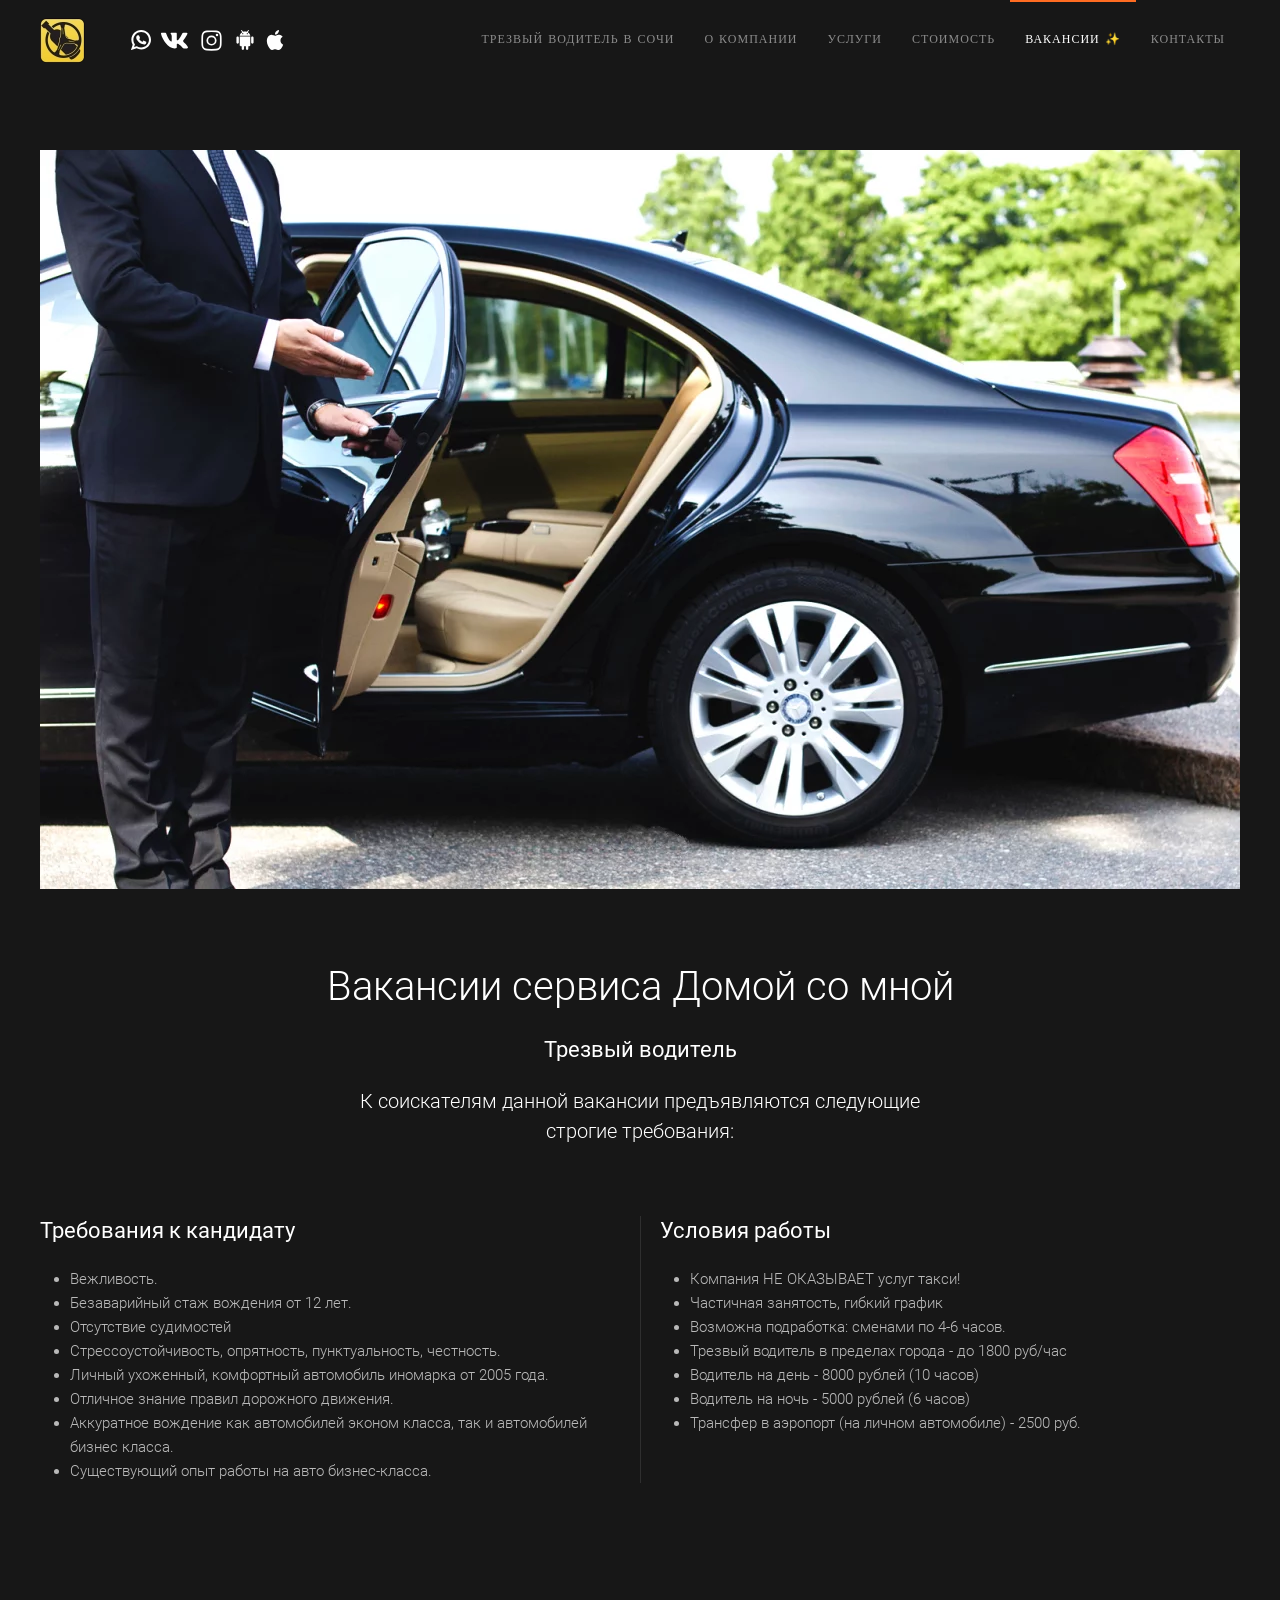
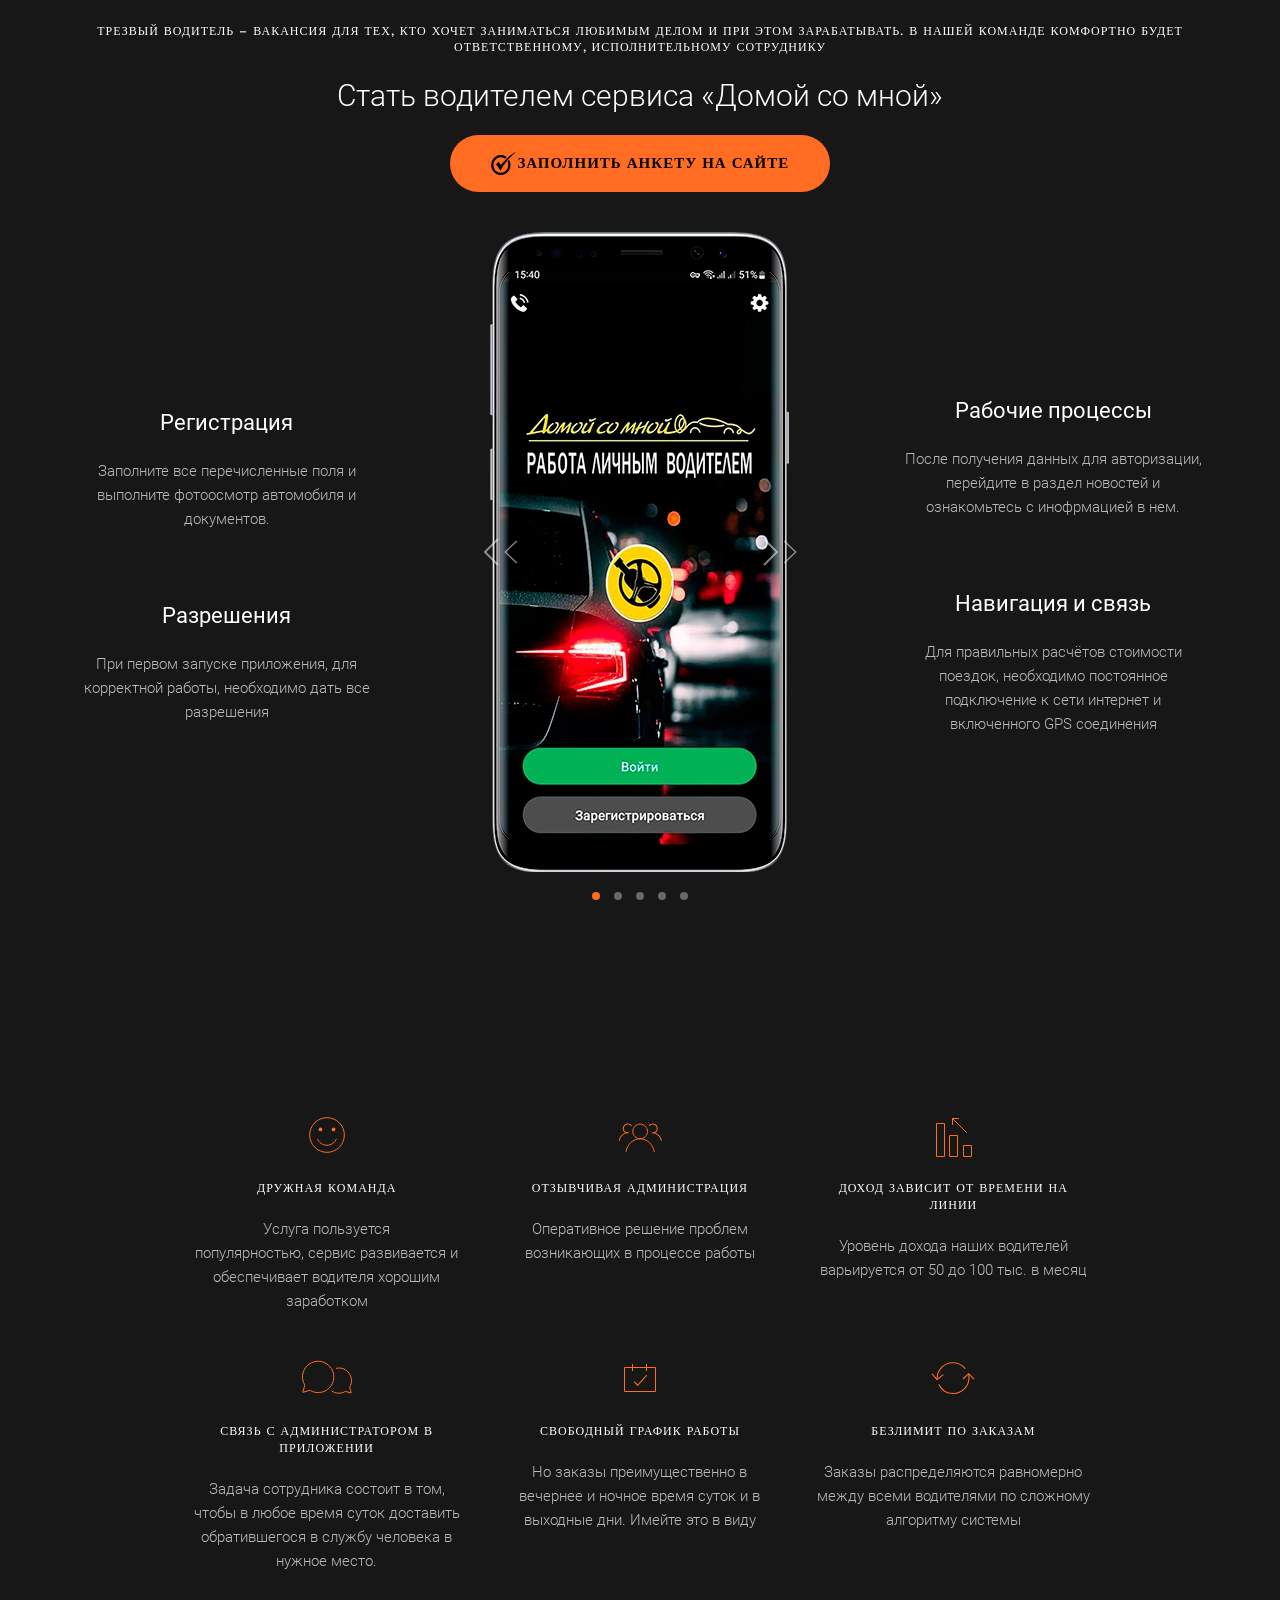
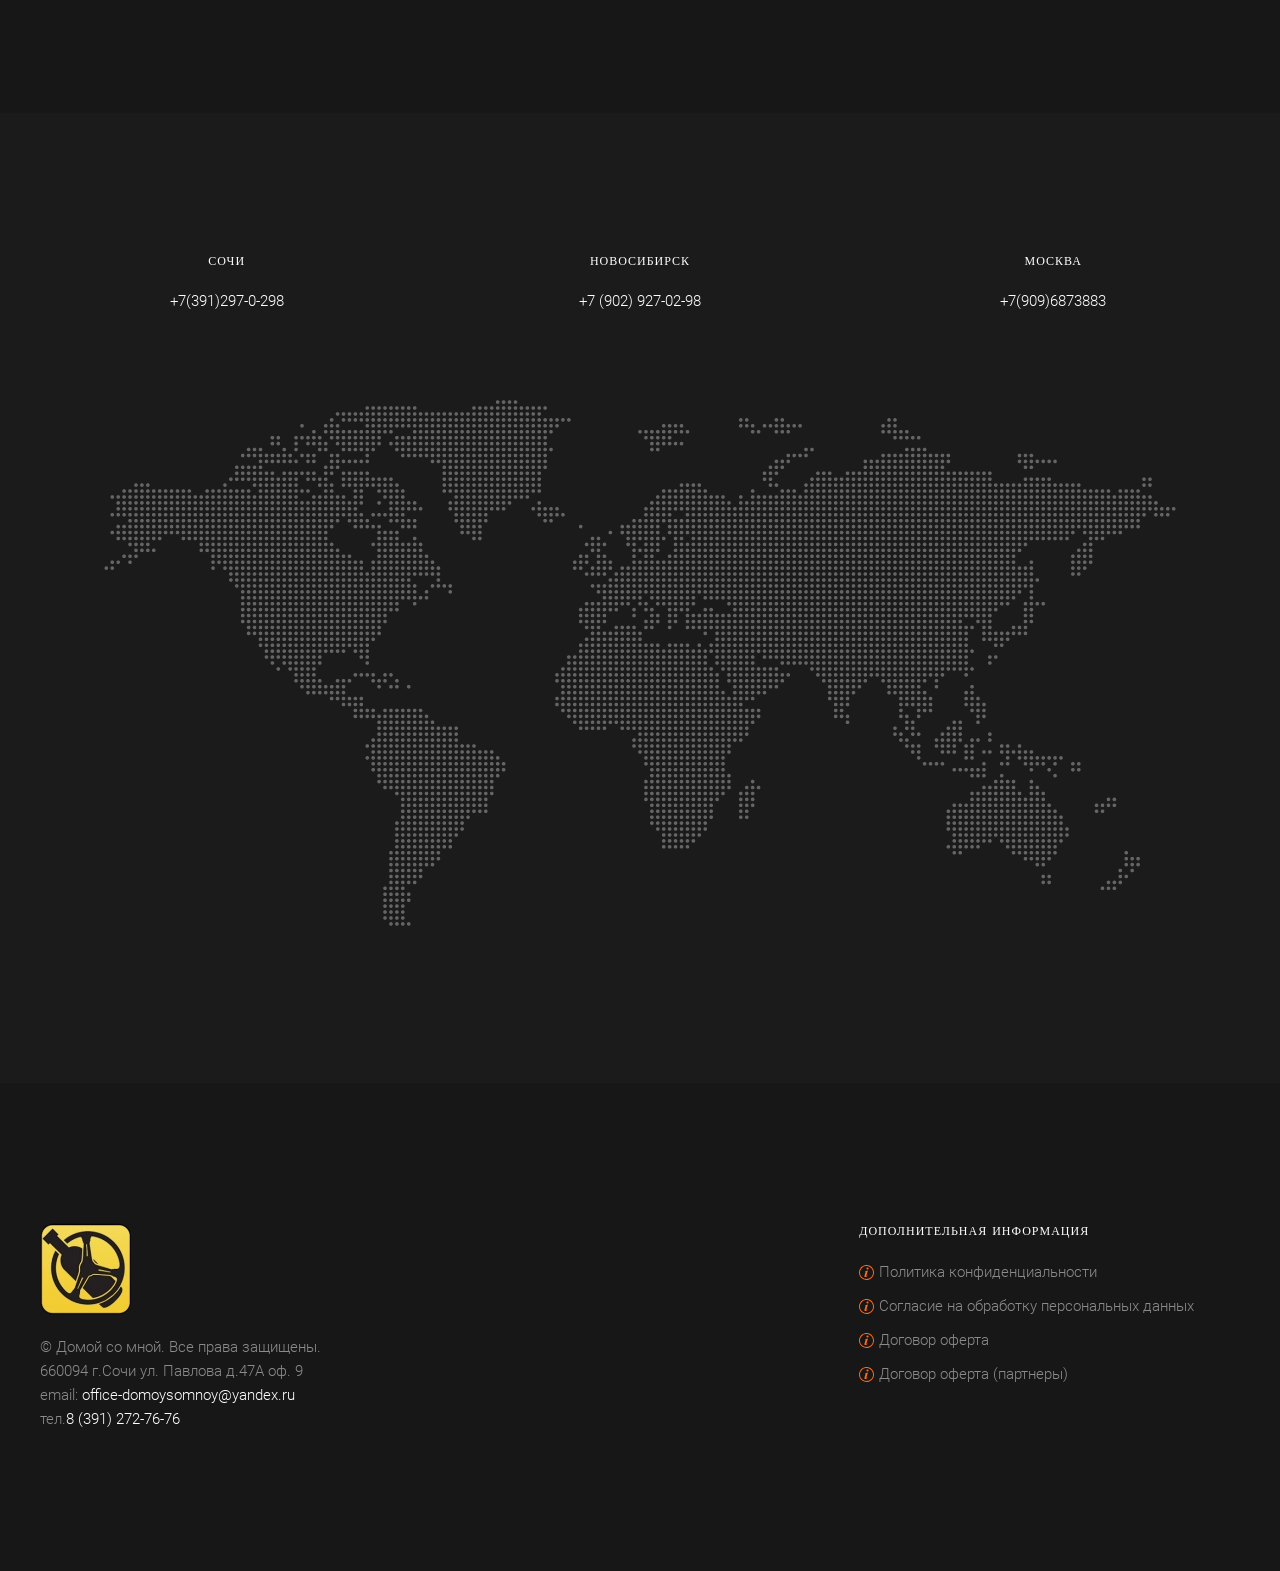
<file: вакансии.html>
<!DOCTYPE html>
<html lang="ru-ru" dir="ltr">

<head>
<meta name="viewport" content="width=device-width,initial-scale=1">
<meta http-equiv="Cache-control" content="public">
<meta charset="UTF-8">
<meta property="og:locale" content="ru_RU">

<meta name="content-language" content="ru" />
<link rel="icon" href="/src/images/favicon.ico" type="image/x-icon">  
<link rel="apple-touch-icon" href="/src/images/apple-touch-icon.webp">
<title>Трезвый водитель Сочи - Круглосуточный вызов трезвого водителя</title>

<link rel="preload" href="/src/css/vacancy.css" as="style" onload='this.rel="stylesheet"'>

<body>
  <div class="tm-page">
	<header class="tm-header-mobile lp-hidden@m">
	  <div class="lp-navbar-container">
		<div class="lp-container lp-container-expand">
		  <nav class="lp-navbar">
			<div class="lp-navbar-left">
			  <a href="/" aria-label="Вернуться в начало" class="lp-logo lp-navbar-item">
				<picture>
				  <source type="image/webp" srcset="/src/images/Logotip45.webp 45w, /src/images/Logotip90.webp 90w" sizes="(min-width: 45px) 45px"><img alt="Домой со мной" loading="eager" src="/src/images/Logotip45.webp" width="45" height="45"></picture>
				<picture>
				  <source type="image/webp" srcset="/src/images/Logotip45.webp 45w, /src/images/Logotip90.webp 90w" sizes="(min-width: 45px) 45px"><img class="lp-logo-inverse" alt="Домой со мной" loading="eager" src="/src/images/Logotip45.webp" width="45" height="45"></picture>
			  </a>
			  <div class="lp-navbar-item">
				<ul class="lp-flex-inline lp-flex-middle lp-flex-nowrap lp-grid-small">
				  <li>
					<a href="https://api.whatsapp.com/send?phone=79676127676" class="lp-preserve-width lp-icon-link" rel="noreferrer" title="whatsapp" aria-label="whatsapp"><img src="/src/svg/icons/whatsapp.svg" width="20" height="20" alt="WhatsApp"></a>
				  </li>
				  <li>
					<a href="https://www.instagram.com/domoy.so.mnoy/" class="lp-preserve-width lp-icon-link" rel="noreferrer" title="instagram" aria-label="instagram"><img src="/src/svg/icons/instagram.svg" width="27" height="27" alt="Instagram"></a>
				  </li>
				  <li>
					<a href="https://vk.com/domoysomnoy_krsk" class="lp-preserve-width lp-icon-link" rel="noreferrer" title="Вконтакте" aria-label="Вконтакте"><img src="/src/svg/icons/vk.svg" width="27" height="27" alt="Вконтакте"></a>
				  </li>
				  <li>
					<a href="https://play.google.com/store/apps/details?id=ru.taximaster.tmtaxicaller.id3036&amp;hl=ru&amp;gl=US" class="lp-preserve-width lp-icon-link" rel="noreferrer" title="Приложение android" aria-label="Приложение android"><img src="/src/svg/icons/android.svg" width="20" height="20" alt="Приложение android"></a>
				  </li>
				  <li>
					<a href="https://apps.apple.com/us/app/%D1%82%D1%80%D0%B5%D0%B7%D0%B2%D1%8B%D0%B9-%D0%B2%D0%BE%D0%B4%D0%B8%D1%82%D0%B5%D0%BB%D1%8C-%D0%B4%D0%BE%D0%BC%D0%BE%D0%B9-%D1%81%D0%BE-%D0%BC%D0%BD%D0%BE%D0%B9/id1534855047?ign-itsct=apps_box&amp;ign-itscg=30200" class="lp-preserve-width lp-icon-link" rel="noreferrer" title="Приложение ios" aria-label="Приложение ios"><img src="/src/svg/icons/apple.svg" width="20" height="20" alt="Приложение ios"></a>
				  </li>
				</ul>
			  </div>
			</div>
			<div class="lp-navbar-right">
			  <a href="#" class="lp-navbar-toggle" id="menu-open">
				<div lp-navbar-toggle-icon><img src="/src/svg/icons/menu.svg" alt="menu" title="menu" width="27px" height="27px"></div>
			  </a>
			</div>
		  </nav>
		</div>
	  </div>
	  <div class="lp-offcanvas">
		<div class="lp-offcanvas-bar lp-flex lp-flex-column">
		  <div class="lp-margin-auto-bottom">
			<div class="lp-panel">
			  <ul class="lp-nav lp-nav-default lp-nav-divider lp-nav-accordion">
				<li class="close-menu"><a href="/">Трезвый водитель</a> <a href="#" id="close-menu"><img src="/src/svg/icons/close.svg" alt="close-menu" title="close-menu" width="27px" height="27px" class="close-image"></a></li>
				<li><a href="/о-компании">О компании</a></li>
				<li class="lp-parent"><a href>Услуги<span lp-nav-parent-icon></span></a>
				  <ul class="lp-nav-sub">
					<li><a href="/услуги/трезвый-водитель">Трезвый водитель</a></li>
					<li><a href="/услуги/аренда-водителя">Водитель на день/ночь</a></li>
				  </ul>
				</li>
				<li><a href="/стоимость">Стоимость</a></li>
				<li class="lp-active"><a href="/вакансии">Вакансии ✨</a></li>
				<li><a href="#contacts">Контакты</a></li>
			  </ul>
			</div>
		  </div>
		  <div class="lp-grid-margin">
			<div class="lp-panel">
			  <div class="lp-grid tm-grid-expand lp-child-width-1-1 lp-grid-margin">
				<div class="lp-width-1-1">
				  <div class="lp-h5 lp-margin-remove-vertical">Обратная связь</div>
				  <div class="lp-margin-small">
					<div class="lp-flex-middle lp-grid-small contact-menu">
					  <div class="el-item"><a class="el-content lp-link-text" href="mailto:office-domoysomnoy@yandex.ru"><img src="/src/svg/icons/email.svg" width="20" height="20" alt="email"> Почта</a></div>
					  <div class="el-item"><a class="el-content lp-link-text" href="tel:+73912727676"><img src="/src/svg/icons/telefon.svg" width="20" height="20" alt="tel"> Телефон</a></div>
					</div>
				  </div>
				  <div class="lp-margin" lp-scrollspy="target: [];">
					<div class="lp-child-width-auto lp-grid-medium lp-flex-inline" >
					  <div>
						<a class="el-link lp-icon-link" href="https://www.instagram.com/domoy.so.mnoy/" aria-label="instagram" rel="noreferrer" title="instagram"><img src="/src/svg/icons/instagram.svg" width="27" height="27" alt="Instagram"></a>
					  </div>
					  <div>
						<a class="el-link lp-icon-link" href="https://api.whatsapp.com/send?phone=79676127676" aria-label="whatsapp" rel="noreferrer" title="whatsapp"><img src="/src/svg/icons/whatsapp.svg" width="20" height="20" alt="WhatsApp"></a>
					  </div>
					  <div>
						<a class="el-link lp-icon-link" href="https://vk.com/domoysomnoy_krsk" aria-label="Вконтакте" rel="noreferrer" title="Вконтакте"><img src="/src/svg/icons/vk.svg" width="27" height="27" alt="Вконтакте"></a>
					  </div>
					  <div>
						<a class="el-link lp-icon-link" href="https://play.google.com/store/apps/details?id=ru.taximaster.tmtaxicaller.id3036&amp;hl=ru&amp;gl=US" aria-label="Google Play" rel="noreferrer" title="Приложение Гугл"><img src="/src/svg/icons/android.svg" width="20" height="20" alt="Приложение android"></a>
					  </div>
					  <div>
						<a class="el-link lp-icon-link" href="https://apps.apple.com/us/app/%D1%82%D1%80%D0%B5%D0%B7%D0%B2%D1%8B%D0%B9-%D0%B2%D0%BE%D0%B4%D0%B8%D1%82%D0%B5%D0%BB%D1%8C-%D0%B4%D0%BE%D0%BC%D0%BE%D0%B9-%D1%81%D0%BE-%D0%BC%D0%BD%D0%BE%D0%B9/id1534855047?ign-itsct=apps_box&amp;ign-itscg=30200" aria-label="App Store" rel="noreferrer" title="Приложение Apple"><img src="/src/svg/icons/apple.svg" width="20" height="20" alt="Приложение ios"></a>
					  </div>
					</div>
				  </div>
				</div>
			  </div>
			</div>
		  </div>
		</div>
	  </div>
	</header>
	<header class="tm-header lp-visible@m">
		<div class="lp-navbar-container">
		  <div class="lp-container">
			<nav class="lp-navbar">
			  <div class="lp-navbar-left">
				<a href="/" aria-label="Вернуться в начало" class="lp-logo lp-navbar-item">
				  <picture>
					<source type="image/webp" srcset="/src/images/Logotip45.webp 45w, /src/images/Logotip90.webp 90w" sizes="(min-width: 45px) 45px"><img alt="Домой со мной" loading="eager" src="/src/images/Logotip45.webp" width="45" height="45"></picture>
				  <picture>
					<source type="image/webp" srcset="/src/images/Logotip45.webp 45w, /src/images/Logotip90.webp 90w" sizes="(min-width: 45px) 45px"><img class="lp-logo-inverse" alt="Домой со мной" loading="eager" src="/src/images/Logotip45.webp" width="45" height="45"></picture>
				</a>
				<div class="lp-navbar-item">
				  <ul class="lp-flex-inline lp-flex-middle lp-flex-nowrap lp-grid-small" >
					<li>
					  <a href="https://api.whatsapp.com/send?phone=79676127676" class="lp-icon-link" rel="noreferrer" aria-label="Whatsapp" title="Whatsapp"><img src="/src/svg/icons/whatsapp.svg" width="20" height="20" alt="WhatsApp"></a>
					</li>
					<li>
					  <a href="https://vk.com/domoysomnoy_krsk" class=" lp-icon-link" rel="noreferrer" aria-label="Вконтакте" title="Вконтакте"><img src="/src/svg/icons/vk.svg" width="27" height="27" alt="Вконтакте"></a>
					</li>
					<li>
					  <a href="https://www.instagram.com/domoy.so.mnoy/" class="lp-icon-link" rel="noreferrer" aria-label="instagram" title="instagram"><img src="/src/svg/icons/instagram.svg" width="27" height="27" alt="Instagram"></a>
					</li>
					<li>
					  <a href="https://play.google.com/store/apps/details?id=ru.taximaster.tmtaxicaller.id3036&amp;hl=ru&amp;gl=US" class="lp-icon-link" rel="noreferrer" aria-label="Приложение android" title="Приложение android"><img src="/src/svg/icons/android.svg" width="20" height="20" alt="Приложение android"></a>
					</li>
					<li>
					  <a href="https://apps.apple.com/us/app/%D1%82%D1%80%D0%B5%D0%B7%D0%B2%D1%8B%D0%B9-%D0%B2%D0%BE%D0%B4%D0%B8%D1%82%D0%B5%D0%BB%D1%8C-%D0%B4%D0%BE%D0%BC%D0%BE%D0%B9-%D1%81%D0%BE-%D0%BC%D0%BD%D0%BE%D0%B9/id1534855047?ign-itsct=apps_box&amp;ign-itscg=30200" class=" lp-icon-link" rel="noreferrer" aria-label="Приложение ios" title="Приложение ios"><img src="/src/svg/icons/apple.svg" width="20" height="20" alt="Приложение ios"></a>
					</li>
				  </ul>
				</div>
			  </div>
			  <div class="lp-navbar-right">
				<ul class="lp-navbar-nav">
				  <li><a href="/">Трезвый водитель в Сочи</a></li>
				  <li><a href="/о-компании">О компании</a></li>
				  <li class="lp-parent"><a href="#" lp-scroll>Услуги</a>
					<div class="lp-navbar-dropdown lp-drop">
					  <div>
						<ul class="lp-nav lp-navbar-dropdown-nav">
						  <li><a href="/услуги/трезвый-водитель">Трезвый водитель</a></li>
						  <li><a href="/услуги/аренда-водителя">Водитель на день/ночь</a></li>
						</ul>
					  </div>
					</div>
				  </li>
				  <li><a href="/стоимость">Стоимость</a></li>
				  <li class="lp-active"><a href="/вакансии">Вакансии ✨</a></li>
				  <li><a href="#contacts" lp-scroll>Контакты</a></li>
				</ul>
			  </div>
			</nav>
		  </div>
		</div>
	</header>
	<main id="tm-main">
	  <div id="system-message-container" aria-live="polite"></div>
	  <div class="vacancy-section-default vacancy-section" vacancy-scrollspy="target: [vacancy-scrollspy-class]; cls: vacancy-animation-fade; delay: false;">
		<div class="vacancy-container">
		  <div class="vacancy-grid tm-grid-expand vacancy-child-width-1-1 vacancy-margin-large">
			<div class="vacancy-width-1-1@m">
			  <div class="vacancy-margin-large vacancy-scrollspy-inview" >
				<img src="/src/images/voditel2.webp" width="1200" height="739" class="el-image" alt="Работа персональным водителем" loading="eager">
			  </div>
			  <h1 class="vacancy-h1 vacancy-text-center vacancy-scrollspy-inview" >Вакансии сервиса Домой со мной</h1>
			  <div class="vacancy-panel vacancy-margin vacancy-margin-remove-top vacancy-width-xlarge vacancy-margin-auto vacancy-text-center vacancy-scrollspy-inview" >
				<h3 class="h3 font-weight-bold">Трезвый водитель</h3>
				<p class="lead">К соискателям данной вакансии предъявляются следующие строгие требования:</p>
			  </div>
			</div>
		  </div>
		  <div class="vacancy-grid tm-grid-expand vacancy-grid-column-medium vacancy-grid-row-large vacancy-grid-divider vacancy-margin-small" >
			<div class="vacancy-width-1-2@m vacancy-first-column">
			  <div class="vacancy-panel vacancy-margin-remove-first-child vacancy-margin vacancy-scrollspy-inview" >
				<h3 class="el-title vacancy-h3 vacancy-margin-top vacancy-margin-remove-bottom">Требования к кандидату</h3>
				<div class="el-content vacancy-panel vacancy-margin-top">
				  <ul>
					<li>Вежливость.</li>
					<li>Безаварийный стаж вождения от 12 лет.</li>
					<li>Отсутствие судимостей</li>
					<li>Стрессоустойчивость, опрятность, пунктуальность, честность.</li>
					<li>Личный ухоженный, комфортный автомобиль иномарка от 2005 года.</li>
					<li>Отличное знание правил дорожного движения.</li>
					<li>Аккуратное вождение как автомобилей эконом класса, так и автомобилей бизнес класса.</li>
					<li>Существующий опыт работы на авто бизнес-класса.</li>
				  </ul>
				</div>
			  </div>
			</div>
			<div class="vacancy-width-1-2@m">
			  <div class="vacancy-panel vacancy-margin-remove-first-child vacancy-margin vacancy-scrollspy-inview" >
				<h3 class="el-title vacancy-h3 vacancy-margin-top vacancy-margin-remove-bottom">Условия работы</h3>
				<div class="el-content vacancy-panel vacancy-margin-top">
				  <ul>
					<li>Компания НЕ ОКАЗЫВАЕТ услуг такси!</li>
					<li>Частичная занятость, гибкий график</li>
					<li>Возможна подработка: сменами по 4-6 часов.</li>
					<li>Трезвый водитель в пределах города - до 1800 руб/час</li>
					<li>Водитель на день - 8000 рублей (10 часов)</li>
					<li>Водитель на ночь - 5000 рублей (6 часов)</li>
					<li>Трансфер в аэропорт (на личном автомобиле) - 2500 руб.</li>
				  </ul>
				</div>
			  </div>
			</div>
		  </div>
		</div>
	  </div>
	  <div class="vacancy-section-default vacancy-section" vacancy-scrollspy="target: [vacancy-scrollspy-class]; cls: vacancy-animation-slide-top-small; delay: false;">
		<div class="vacancy-container vacancy-container-xlarge">
		  <div class="vacancy-grid tm-grid-expand vacancy-child-width-1-1 vacancy-grid-margin">
			<div class="vacancy-width-1-1@m">
			  <div class="vacancy-text-center vacancy-scrollspy-inview" >
				<h5><span>Трезвый водитель – вакансия для тех, кто хочет заниматься любимым делом и при этом зарабатывать. В нашей команде комфортно будет ответственному, исполнительному сотруднику</span></h5></div>
			  <h2 class="vacancy-h2 vacancy-text-center vacancy-scrollspy-inview" >Стать водителем сервиса «Домой со мной<span>»</span></h2>
			  <div class="vacancy-margin vacancy-text-center vacancy-scrollspy-inview" ><a class="el-content vacancy-button vacancy-button-primary vacancy-button-large vacancy-flex-inline vacancy-flex-center vacancy-flex-middle" title="Стать водителем" aria-label="Заполнить анкету водителя" href="/registration"><img src="/src/svg/icons/ok.svg" width="" heght=""> Заполнить анкету на сайте</a></div>
			</div>
		  </div>
		  <div class="vacancy-grid tm-grid-expand vacancy-grid-margin" >
			<div class="vacancy-grid-item-match vacancy-flex-middle vacancy-width-1-3@m vacancy-first-column">
			  <div class="vacancy-panel vacancy-width-1-1">
				<div class="vacancy-panel vacancy-margin-remove-first-child vacancy-margin vacancy-width-medium vacancy-margin-auto vacancy-text-center vacancy-scrollspy-inview" >
				  <h3 class="el-title vacancy-h3 vacancy-margin-top vacancy-margin-remove-bottom">Регистрация</h3>
				  <div class="el-content vacancy-panel vacancy-margin-top">
					<p>Заполните все перечисленные поля и выполните фотоосмотр автомобиля и документов.</p>
				  </div>
				</div>
				<div class="vacancy-panel vacancy-margin-remove-first-child vacancy-margin-large vacancy-width-medium vacancy-margin-auto vacancy-text-center vacancy-scrollspy-inview" >
				  <h3 class="el-title vacancy-h3 vacancy-margin-top vacancy-margin-remove-bottom">Разрешения</h3>
				  <div class="el-content vacancy-panel vacancy-margin-top">
					<p>При первом запуске приложения, для корректной работы, необходимо дать все разрешения</p>
				  </div>
				</div>
			  </div>
			</div>
			<div class="vacancy-grid-item-match vacancy-flex-middle vacancy-width-1-3@m">
			  <div class="vacancy-panel vacancy-width-1-1">
				<div class="vacancy-slider-container vacancy-margin vacancy-text-center vacancy-slider vacancy-scrollspy-inview">
				  <div class="vacancy-position-relative">
					<ul class="vacancy-slider-items vacancy-grid">
					  <li class="vacancy-width-1-1 vacancy-width-1-3@m vacancy-width-1-1@l " id="vacancy-slider-1" style="display: block">
						<div class="el-item vacancy-cover-container">
							<img src="/src/images/Slide1.webp" width="299" height="640" alt="Работа трезвым водителем"  class="el-image vacancy-transition-opaque">
						</div>
					  </li>
					  <li class="vacancy-width-1-1 vacancy-width-1-3@m vacancy-width-1-1@l" id="vacancy-slider-2" style="display: none">
						<div class="el-item vacancy-cover-container">
						  <img src="/src/images/Slide2.webp" width="299" height="640" alt="Регистрация водителя" class="el-image vacancy-transition-opaque">
						</div>
					  </li>
					  <li class="vacancy-width-1-1 vacancy-width-1-3@m vacancy-width-1-1@l" id="vacancy-slider-3" style="display: none">
						<div class="el-item vacancy-cover-container">
						  <img src="/src/images/Slide3.webp" width="299" height="640" alt="Новостная лента"  class="el-image vacancy-transition-opaque">
						</div>
					  </li>
					  <li class="vacancy-width-1-1 vacancy-width-1-3@m vacancy-width-1-1@l" id="vacancy-slider-4" style="display: none">
						<div class="el-item vacancy-cover-container">
						  <img src="/src/images/Slide4.webp" width="299" height="640" alt="Профиль водителя в приложении"  class="el-image vacancy-transition-opaque">
						</div>
					  </li>
					  <li class="vacancy-width-1-1 vacancy-width-1-3@m vacancy-width-1-1@l" id="vacancy-slider-5" style="display: none">
						<div class="el-item vacancy-cover-container">
						  <img src="/src/images/Slide5.webp" width="299" height="640" alt="Окно заказа трезвого водителя" class="el-image vacancy-transition-opaque">
						</div>
					  </li>
					</ul>
					<div class="vacancy-visible@s">
					  <a class="el-slidenav vacancy-position-medium vacancy-position-center-left vacancy-icon vacancy-slidenav-previous vacancy-slidenav" href="#" aria-label="Previous slide" id="button-previous">
						<svg width="17" height="30" viewBox="0 0 17 30">
						  <polyline fill="none" stroke="#000" stroke-width="2" points="15,2 2,15 15,28"></polyline>
						</svg>
					  <svg width="14" height="24" viewBox="0 0 14 24"><polyline fill="none" stroke="#000" stroke-width="1.4" points="12.775,1 1.225,12 12.775,23"></polyline></svg></a>
					  <a class="el-slidenav vacancy-position-medium vacancy-position-center-right vacancy-icon vacancy-slidenav-next vacancy-slidenav" href="#" aria-label="Next slide" id="button-next">
						<svg width="17" height="30" viewBox="0 0 17 30">
						  <polyline fill="none" stroke="#000" stroke-width="2" points="2,28 15,15 2,2"></polyline>
						</svg>
					  <svg width="14" height="24" viewBox="0 0 14 24"><polyline fill="none" stroke="#000" stroke-width="1.4" points="1.225,23 12.775,12 1.225,1"></polyline></svg></a>
					</div>
				  </div>
				  <ul class="el-nav vacancy-slider-nav vacancy-dotnav vacancy-flex-center vacancy-margin-top vacancy-visible@s" vacancy-margin="" role="tablist">
					<li class="vacancy-first-column vacancy-active" id="slide-point-1">
					  <a href=""></a>
					</li>
					<li class="" id="slide-point-2">
					  <a href=""></a>
					</li>
					<li class="" id="slide-point-3">
					  <a href=""></a>
					</li>
					<li class="" id="slide-point-4">
					  <a href=""></a>
					</li>
					<li class="" id="slide-point-5">
					  <a href=""></a>
					</li>
				  </ul>
				</div>
			  </div>
			</div>
			<div class="vacancy-grid-item-match vacancy-flex-middle vacancy-width-1-3@m">
			  <div class="vacancy-panel vacancy-width-1-1">
				<div class="vacancy-panel vacancy-margin-remove-first-child vacancy-margin-large vacancy-width-medium vacancy-margin-auto vacancy-text-center vacancy-scrollspy-inview" >
				  <h3 class="el-title vacancy-h3 vacancy-margin-top vacancy-margin-remove-bottom">Рабочие процессы</h3>
				  <div class="el-content vacancy-panel vacancy-margin-top">
					<p>После получения данных для авторизации, перейдите в раздел новостей и ознакомьтесь с инофрмацией в нем.</p>
				  </div>
				</div>
				<div class="vacancy-panel vacancy-margin-remove-first-child vacancy-margin vacancy-width-medium vacancy-margin-auto vacancy-text-center vacancy-scrollspy-inview" >
				  <h3 class="el-title vacancy-h3 vacancy-margin-top vacancy-margin-remove-bottom">Навигация и связь</h3>
				  <div class="el-content vacancy-panel vacancy-margin-top">
					<p>Для правильных расчётов стоимости поездок, необходимо постоянное подключение к сети интернет и включенного GPS соединения</p>
				  </div>
				</div>
			  </div>
			</div>
		  </div>
		</div>
	  </div>
	  <div class="vacancy-section-default vacancy-section vacancy-section-large">
		<div class="vacancy-container vacancy-container-small">
		  <div class="vacancy-grid tm-grid-expand vacancy-child-width-1-1 vacancy-grid-margin">
			<div class="vacancy-width-1-1@m">
			  <div class="vacancy-margin vacancy-text-center">
				<div class="vacancy-grid vacancy-child-width-1-1 vacancy-child-width-1-3@s vacancy-grid-match">
				  <div class="vacancy-first-column">
					<div class="el-item vacancy-panel vacancy-margin-remove-first-child vacancy-scrollspy-inview" >
					  <img src="/src/images/services-icon-01.svg" width="50px" height="50px" alt="Дружная команда">
					  <h3 class="el-title vacancy-h5 vacancy-margin-top vacancy-margin-remove-bottom">Дружная команда</h3>
					  <div class="el-content vacancy-panel vacancy-margin-top">
						<p><span>Услуга пользуется популярностью,&nbsp;сервис&nbsp;развивается и обеспечивает водителя хорошим заработком</span></p>
					  </div>
					</div>
				  </div>
				  <div class="">
					<div class="el-item vacancy-panel vacancy-margin-remove-first-child vacancy-scrollspy-inview" ><img src="/src/images/services-icon-02.svg" width="50" height="50" alt="Отзывчивая администрация">
					  <h3 class="el-title vacancy-h5 vacancy-margin-top vacancy-margin-remove-bottom">Отзывчивая администрация</h3>
					  <div class="el-content vacancy-panel vacancy-margin-top">
						<p>Оперативное решение проблем возникающих в процессе работы</p>
					  </div>
					</div>
				  </div>
				  <div class="">
					<div class="el-item vacancy-panel vacancy-margin-remove-first-child vacancy-scrollspy-inview" ><img src="/src/images/services-icon-03.svg" width="50" height="50" alt="Доход зависит от времени на линии">
					  <h3 class="el-title vacancy-h5 vacancy-margin-top vacancy-margin-remove-bottom">Доход зависит от времени на линии</h3>
					  <div class="el-content vacancy-panel vacancy-margin-top">
						<p>Уровень дохода наших водителей варьируется от 50 до 100 тыс. в месяц</p>
					  </div>
					</div>
				  </div>
				  <div class="vacancy-grid-margin vacancy-first-column">
					<div class="el-item vacancy-panel vacancy-margin-remove-first-child vacancy-scrollspy-inview" ><img src="/src/images/services-icon-04.svg" width="50" height="50" alt="Связь с администратором">
					  <h3 class="el-title vacancy-h5 vacancy-margin-top vacancy-margin-remove-bottom">Связь с администратором в приложении</h3>
					  <div class="el-content vacancy-panel vacancy-margin-top">
						<p><span>Задача сотрудника состоит в том, чтобы в любое время суток доставить обратившегося в службу человека в нужное место.</span></p>
					  </div>
					</div>
				  </div>
				  <div class="vacancy-grid-margin">
					<div class="el-item vacancy-panel vacancy-margin-remove-first-child vacancy-scrollspy-inview" ><img src="/src/images/services-icon-05.svg" width="50" height="50" alt="Свободный график работы">
					  <h3 class="el-title vacancy-h5 vacancy-margin-top vacancy-margin-remove-bottom">Свободный график работы</h3>
					  <div class="el-content vacancy-panel vacancy-margin-top">
						<p>Но заказы преимущественно в вечернее и ночное время суток и в выходные дни. Имейте это в виду</p>
					  </div>
					</div>
				  </div>
				  <div class="vacancy-grid-margin">
					<div class="el-item vacancy-panel vacancy-margin-remove-first-child vacancy-scrollspy-inview" ><img src="/src/images/services-icon-06.svg" width="50" height="50" alt="Безлимит по заказам">
					  <h3 class="el-title vacancy-h5 vacancy-margin-top vacancy-margin-remove-bottom">Безлимит по заказам</h3>
					  <div class="el-content vacancy-panel vacancy-margin-top">
						<p>Заказы распределяются равномерно между всеми водителями по сложному алгоритму системы</p>
					  </div>
					</div>
				  </div>
				</div>
			  </div>
			</div>
		  </div>
		</div>
	  </div>
	  <div class="vacancy-section-muted vacancy-section vacancy-section-large" vacancy-scrollspy="target: [vacancy-scrollspy-class]; cls: vacancy-animation-fade; delay: false;">
		<div class="vacancy-container">
		  <div class="vacancy-grid tm-grid-expand vacancy-child-width-1-1 vacancy-grid-margin">
			<div class="vacancy-width-1-1@m">
			  <div class="vacancy-margin vacancy-text-center">
				<div class="vacancy-grid vacancy-child-width-1-1 vacancy-child-width-1-3@s vacancy-grid-match" >
				  <div class="vacancy-first-column">
					<div class="el-item vacancy-panel vacancy-margin-remove-first-child vacancy-scrollspy-inview" >
					  <h3 class="el-title vacancy-h5 vacancy-margin-top vacancy-margin-remove-bottom">Сочи</h3>
					  <div class="el-content vacancy-panel vacancy-margin-top">
						<p><a href="tel:+73912970298" title="Для кандидатов в г.Сочи">+7(391)297-0-298</a></p>
					  </div>
					</div>
				  </div>
				  <div class="">
					<div class="el-item vacancy-panel vacancy-margin-remove-first-child vacancy-scrollspy-inview" >
					  <h3 class="el-title vacancy-h5 vacancy-margin-top vacancy-margin-remove-bottom">Новосибирск</h3>
					  <div class="el-content vacancy-panel vacancy-margin-top">
						<p><a href="tel:+79029270298" title="Для кандидатов в г.Новосибирск">+7 (902) 927-02-98</a></p>
					  </div>
					</div>
				  </div>
				  <div class="">
					<div class="el-item vacancy-panel vacancy-margin-remove-first-child vacancy-scrollspy-inview" >
					  <h3 class="el-title vacancy-h5 vacancy-margin-top vacancy-margin-remove-bottom">Москва</h3>
					  <div class="el-content vacancy-panel vacancy-margin-top">
						<p><a href="tel:+79096873883" title="Для кандидатов в г.Москва">+7(909)6873883</a></p>
					  </div>
					</div>
				  </div>
				</div>
			  </div>
			  <div class="vacancy-margin-large vacancy-text-center vacancy-scrollspy-inview" >
				<img src="/src/images/services_map.webp" width="1080" height="560" class="el-image" alt="География работы сервиса" >
			  </div>
			</div>
		  </div>
		</div>
	  </div>
	</main>
	<footer>
	  <div class="lp-section-default lp-section lp-section-large" lp-scrollspy="target: []; cls: lp-animation-fade; delay: false;">
		<div class="lp-container">
		  <div class="lp-grid tm-grid-expand lp-grid-large lp-grid-margin-large" >
			<div class="lp-width-expand@m">
			  <div class="lp-margin lp-text-left">
				<a class="el-link" href="/" aria-label="Услуга трезвый водитель">
				  <picture>
					<source type="image/webp" srcset="/src/images/Logotip90.webp 92w, /src/images/Logotip90.webp 168w" sizes="(min-width: 92px) 92px"><img src="/src/images/Logotip90.webp" width="92" height="92" class="el-image" alt="Трезвый водитель Сочи"></picture>
				</a>
			  </div>
			  <div class="lp-panel lp-text-muted lp-margin lp-text-left" id="contacts" >
				<p>© Домой со мной. Все права защищены.
				  <br>660094 г.Сочи ул. Павлова д.47А оф. 9
				  <br>email: <a href="mailto:office-domoysomnoy@yandex.ru"><span class="email-address">office-domoysomnoy@yandex.ru</span></a>
				  <br>тел.<a href="tel:+73912727676">8 (391) 272-76-76</a></p>
			  </div>
			</div>
			<div class="lp-width-large@m b-mobile">
			  <h2 class="lp-h5 lp-text-left">Дополнительная информация</h2>
			  <ul class="lp-list">
				  <li class="el-item">
					<a href="/политика-конфиденциальности" class="lp-link-toggle">
					  <div class="lp-grid-small">
						  <div class="footer-icon"><img src="/src/svg/icons/info.svg" alt="info" class="svg-lp" width="20px" height="20px"><span class="lp-link-muted lp-margin-remove-last-child"><p>Политика конфиденциальности</p></span></div>
					  </div>
					</a>
				  </li>
				  <li class="el-item">
					<a href="/обработка-персональных-данных" class="lp-link-toggle">
					  <div class="lp-grid-small">
						  <div class="footer-icon"><img src="/src/svg/icons/info.svg" alt="info" class="svg-lp" width="20px" height="20px"><span class="lp-link-muted lp-margin-remove-last-child"><p>Согласие на обработку&nbsp;персональных данных</p></span></div>
					  </div>
					</a>
				  </li>
				  <li class="el-item">
					<a href="/договор-оферта-пользователя" class="lp-link-toggle">
					  <div class="lp-grid-small">
						  <div class="footer-icon"><img src="/src/svg/icons/info.svg" alt="info" class="svg-lp" width="20px" height="20px"><span class="lp-link-muted lp-margin-remove-last-child"><p>Договор оферта</p></span></div>
					  </div>
					</a>
				  </li>
				  <li class="el-item">
					  <a href="/договор-оферта-партнеры" class="lp-link-toggle">
						<div class="lp-grid-small ">
						  <div class="footer-icon"><img src="/src/svg/icons/info.svg" alt="info" class="svg-lp" width="20px" height="20px"><span class="lp-link-muted lp-margin-remove-last-child"><p>Договор оферта (партнеры)</p></span></div>
						</div>
					  </a>
					</li>
				</ul>
			  <button id="scrollToTop" onclick="scrollToTop()">
				<img src="/src/svg/icons/to-top.svg" alt="To Top" width="27px" height="27px">
			  </button>

			</div>
		  </div>
		</div>
	  </div>
	</footer>
  </div>
  <script src="/src/js/slider.js"></script>
  <script src="/src/js/main.js"></script>
</body>
</file>
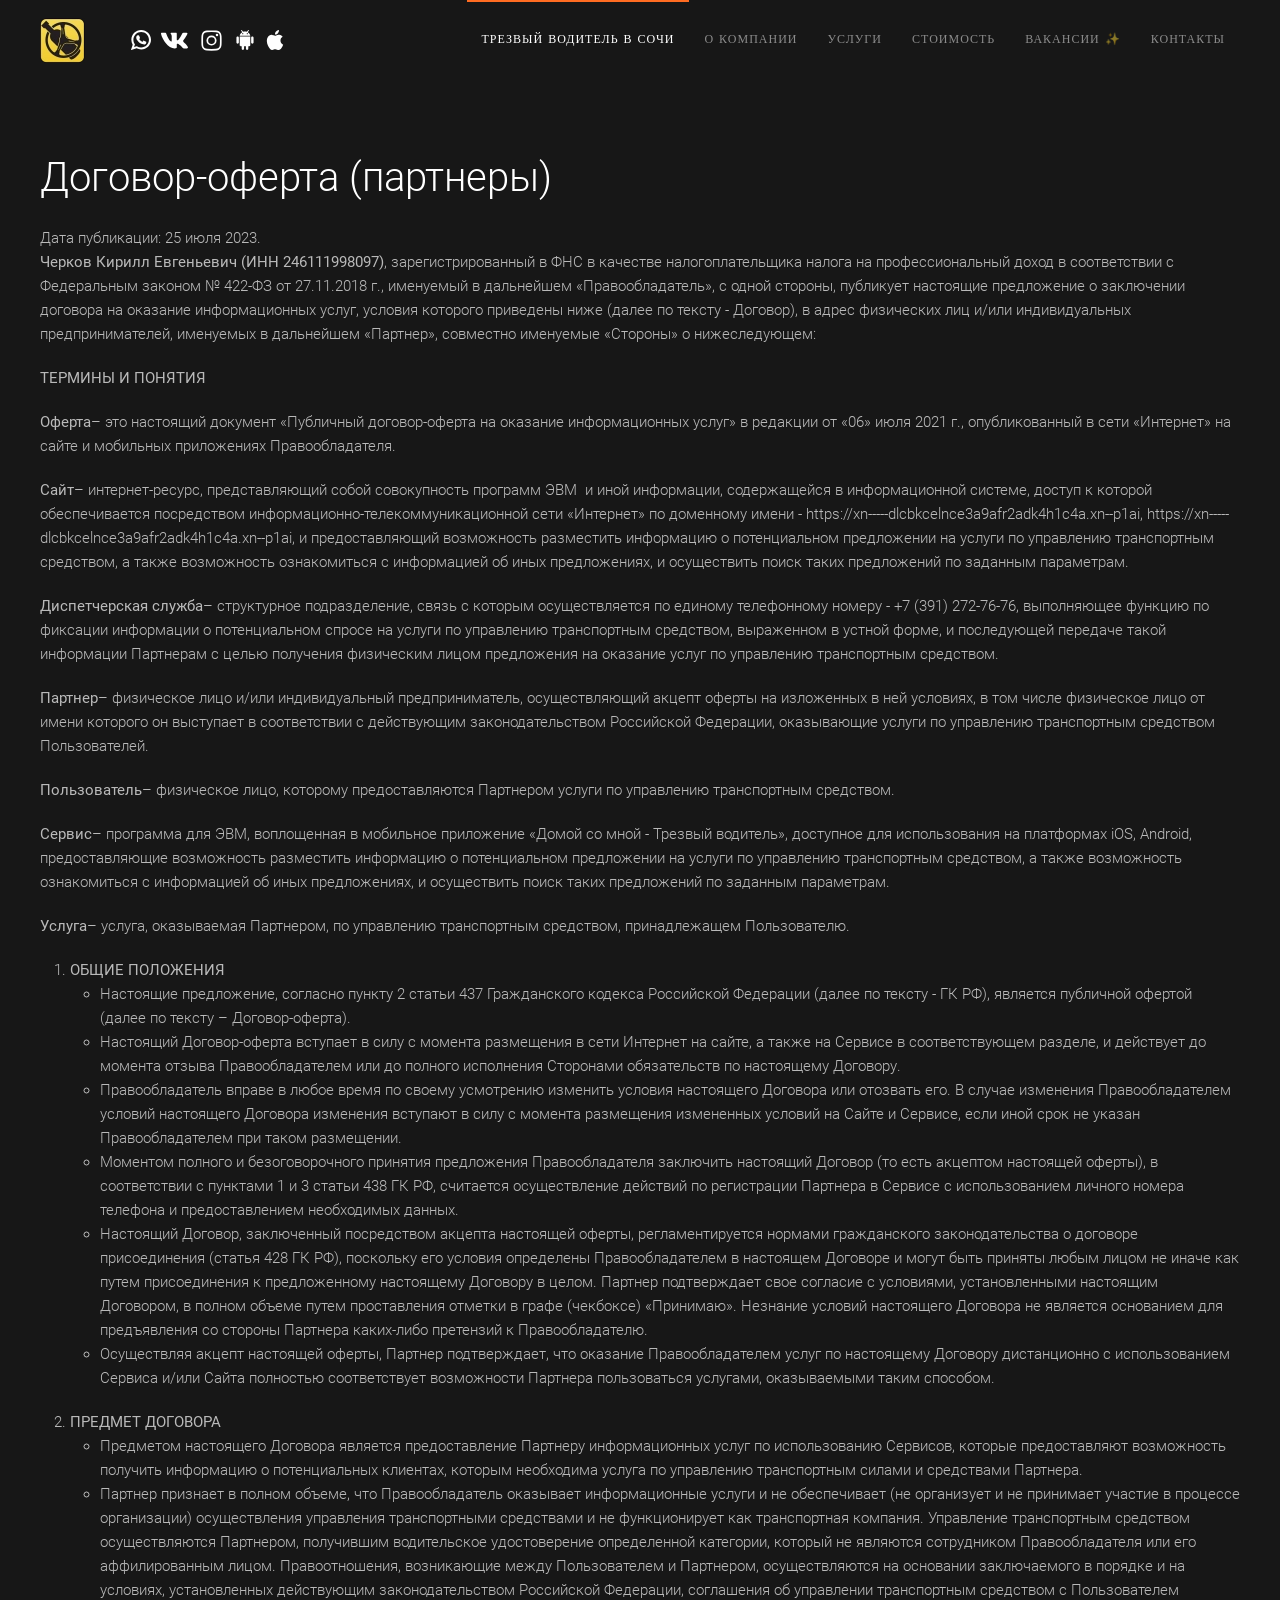
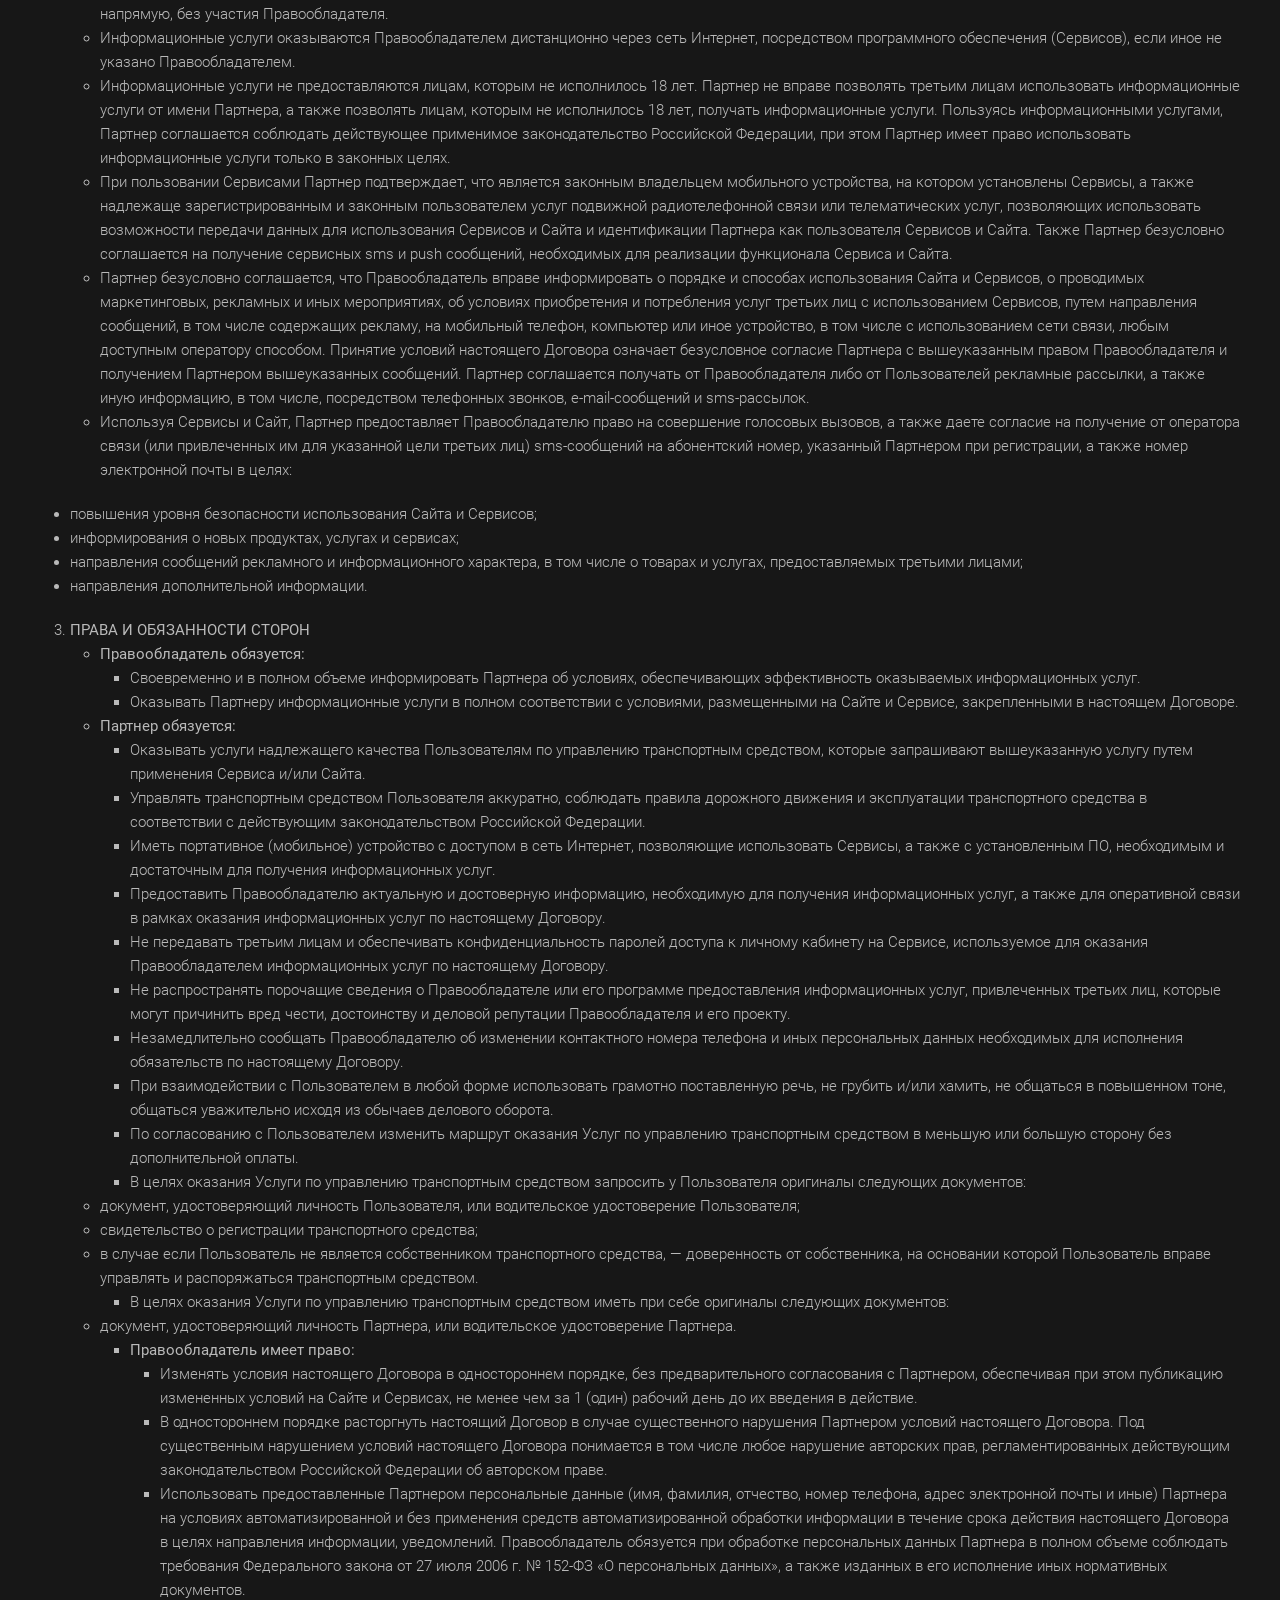
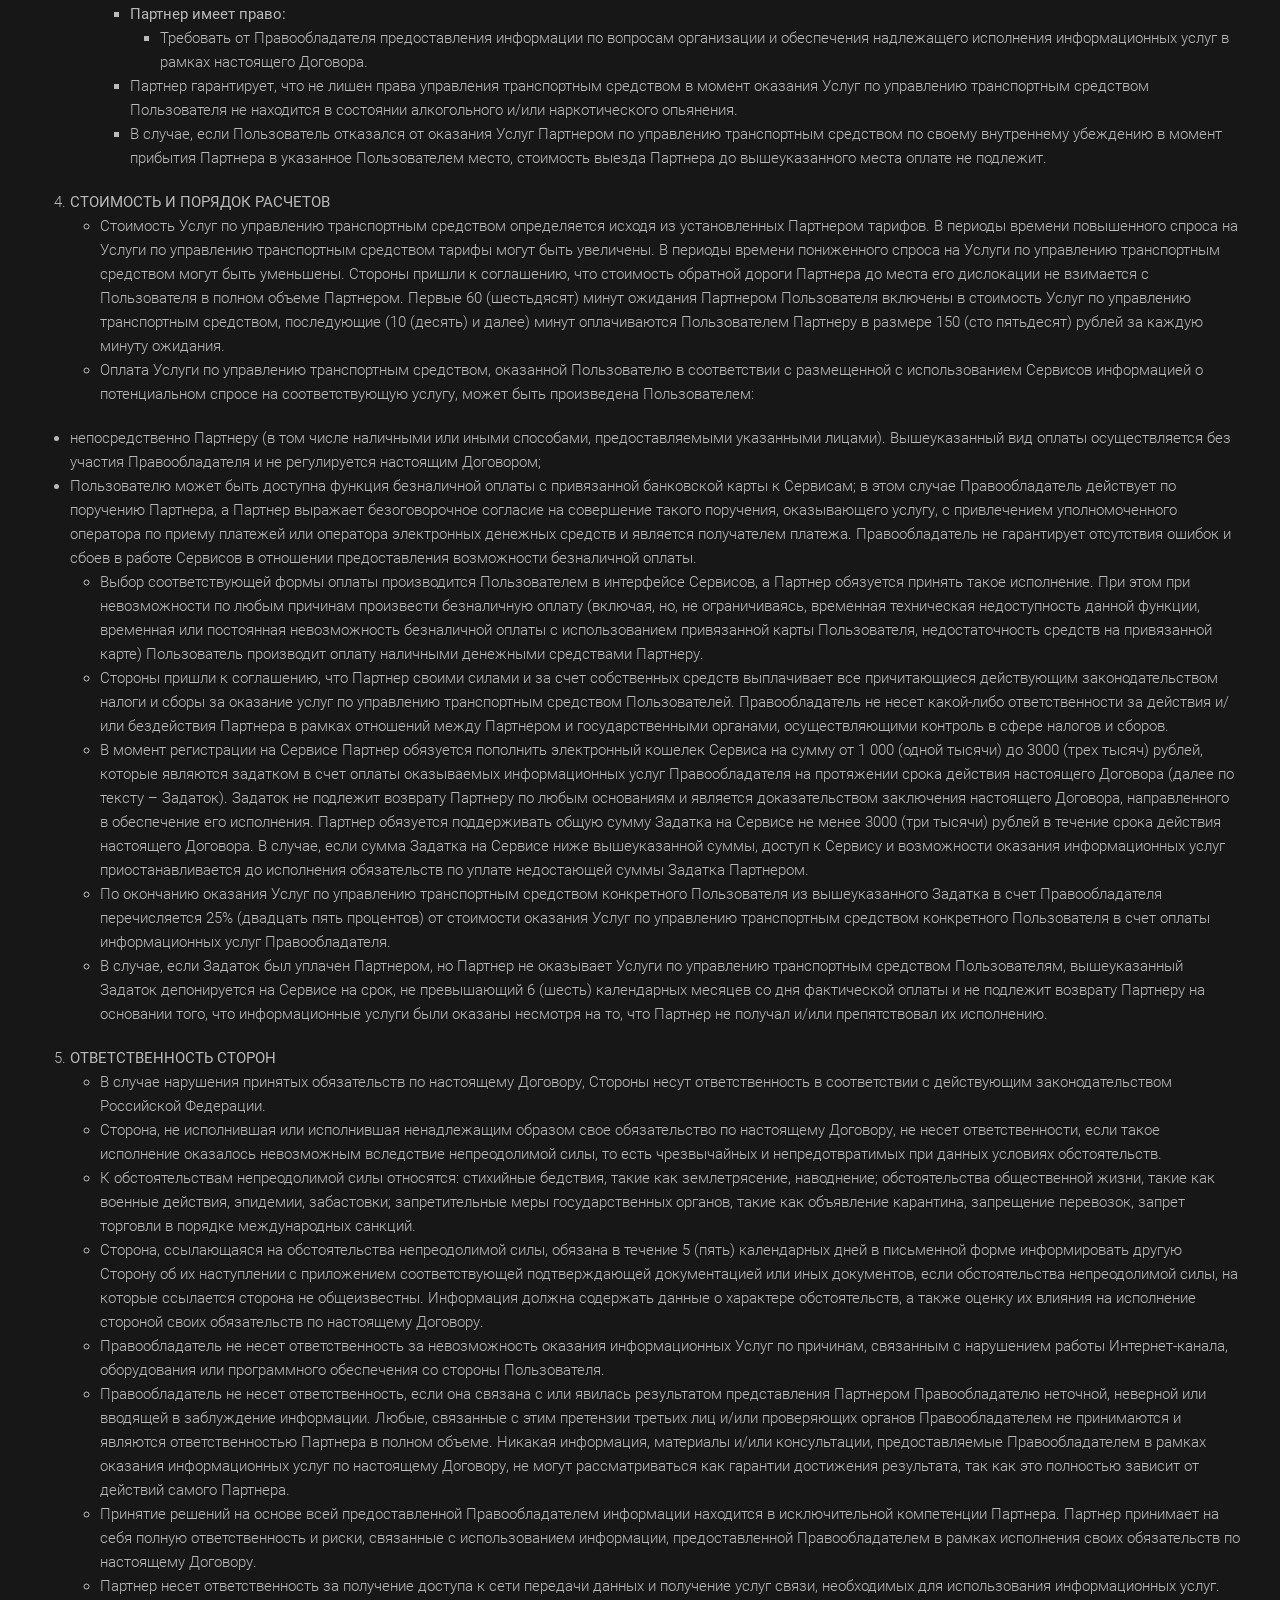
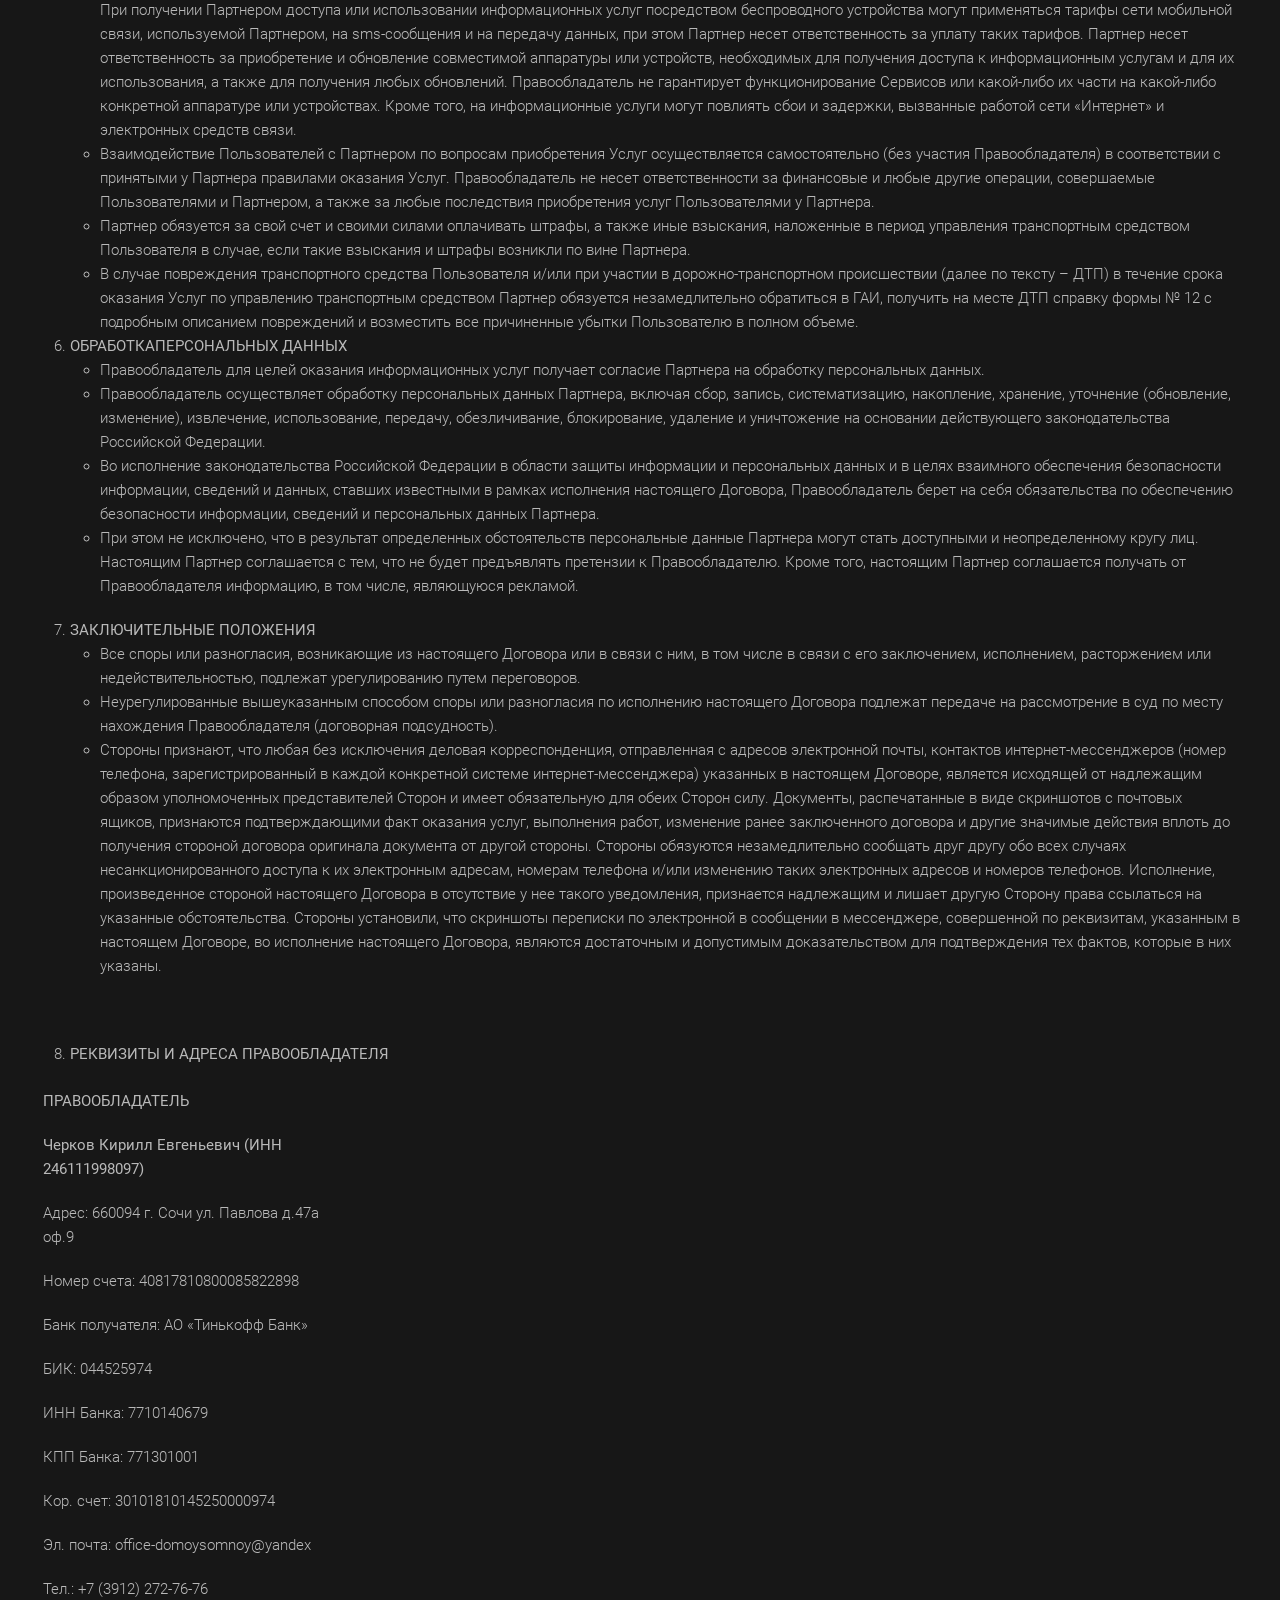
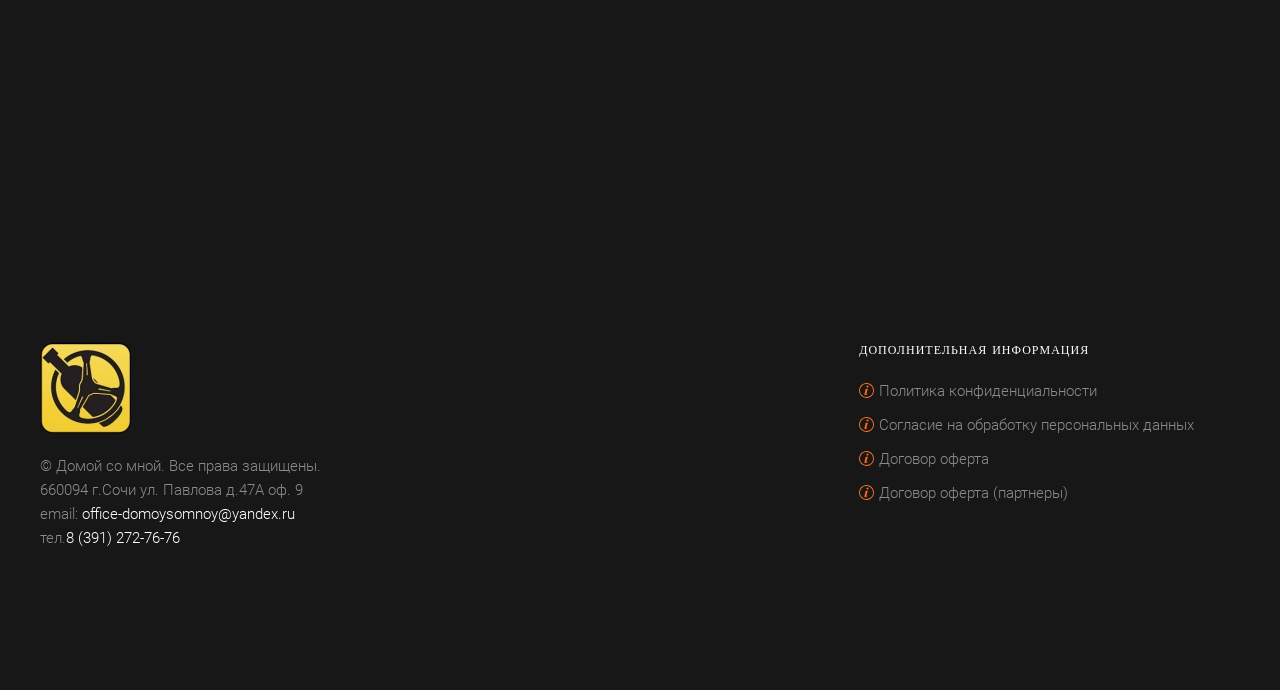
<file: договор-оферта-партнеры.html>
<!DOCTYPE html>
<html lang="ru-ru" dir="ltr">
<head>
<meta name="viewport" content="width=device-width,initial-scale=1">
<meta http-equiv="Cache-control" content="public">
<meta charset="UTF-8">
<meta name="content-language" content="ru" />
<link rel="icon" href="/src/images/favicon.ico" type="image/x-icon">  
<link rel="apple-touch-icon" href="/src/images/apple-touch-icon.webp">
<title>Трезвый водитель Сочи - Круглосуточный вызов трезвого водителя</title>
<link rel="preload" href="/src/css/article.css" as="style" onload='this.rel="stylesheet"'>

<body>
  <div class="tm-page">
	<header class="tm-header-mobile lp-hidden@m">
	  <div class="lp-navbar-container">
		<div class="lp-container lp-container-expand">
		  <nav class="lp-navbar">
			<div class="lp-navbar-left">
			  <a href="/" aria-label="Вернуться в начало" class="lp-logo lp-navbar-item">
				<picture>
				  <source type="image/webp" srcset="/src/images/Logotip45.webp 45w, /src/images/Logotip90.webp 90w" sizes="(min-width: 45px) 45px"><img alt="Домой со мной" loading="eager" src="/src/images/Logotip45.webp" width="45" height="45"></picture>
				<picture>
				  <source type="image/webp" srcset="/src/images/Logotip45.webp 45w, /src/images/Logotip90.webp 90w" sizes="(min-width: 45px) 45px"><img class="lp-logo-inverse" alt="Домой со мной" loading="eager" src="/src/images/Logotip45.webp" width="45" height="45"></picture>
			  </a>
			  <div class="lp-navbar-item">
				<ul class="lp-flex-inline lp-flex-middle lp-flex-nowrap lp-grid-small">
				  <li>
					<a href="https://api.whatsapp.com/send?phone=79676127676" class="lp-preserve-width lp-icon-link" rel="noreferrer" title="whatsapp" aria-label="whatsapp"><img src="/src/svg/icons/whatsapp.svg" width="20" height="20" alt="WhatsApp"></a>
				  </li>
				  <li>
					<a href="https://www.instagram.com/domoy.so.mnoy/" class="lp-preserve-width lp-icon-link" rel="noreferrer" title="instagram" aria-label="instagram"><img src="/src/svg/icons/instagram.svg" width="27" height="27" alt="Instagram"></a>
				  </li>
				  <li>
					<a href="https://vk.com/domoysomnoy_krsk" class="lp-preserve-width lp-icon-link" rel="noreferrer" title="Вконтакте" aria-label="Вконтакте"><img src="/src/svg/icons/vk.svg" width="27" height="27" alt="Вконтакте"></a>
				  </li>
				  <li>
					<a href="https://play.google.com/store/apps/details?id=ru.taximaster.tmtaxicaller.id3036&amp;hl=ru&amp;gl=US" class="lp-preserve-width lp-icon-link" rel="noreferrer" title="Приложение android" aria-label="Приложение android"><img src="/src/svg/icons/android.svg" width="20" height="20" alt="Приложение android"></a>
				  </li>
				  <li>
					<a href="https://apps.apple.com/us/app/%D1%82%D1%80%D0%B5%D0%B7%D0%B2%D1%8B%D0%B9-%D0%B2%D0%BE%D0%B4%D0%B8%D1%82%D0%B5%D0%BB%D1%8C-%D0%B4%D0%BE%D0%BC%D0%BE%D0%B9-%D1%81%D0%BE-%D0%BC%D0%BD%D0%BE%D0%B9/id1534855047?ign-itsct=apps_box&amp;ign-itscg=30200" class="lp-preserve-width lp-icon-link" rel="noreferrer" title="Приложение ios" aria-label="Приложение ios"><img src="/src/svg/icons/apple.svg" width="20" height="20" alt="Приложение ios"></a>
				  </li>
				</ul>
			  </div>
			</div>
			<div class="lp-navbar-right">
			  <a href="#" class="lp-navbar-toggle" id="menu-open">
				<div lp-navbar-toggle-icon><img src="/src/svg/icons/menu.svg" alt="menu" title="menu" width="27px" height="27px"></div>
			  </a>
			</div>
		  </nav>
		</div>
	  </div>
	  <div class="lp-offcanvas">
		<div class="lp-offcanvas-bar lp-flex lp-flex-column">
		  <div class="lp-margin-auto-bottom">
			<div class="lp-panel">
			  <ul class="lp-nav lp-nav-default lp-nav-divider lp-nav-accordion">
				<li class="lp-active close-menu"><a href="/">Трезвый водитель</a> <a href="#" id="close-menu"><img src="/src/svg/icons/close.svg" alt="close-menu" title="close-menu" width="27px" height="27px" class="close-image"></a></li>
				<li><a href="/о-компании">О компании</a></li>
				<li class="lp-parent"><a href>Услуги<span lp-nav-parent-icon></span></a>
				  <ul class="lp-nav-sub">
					<li><a href="/услуги/трезвый-водитель">Трезвый водитель</a></li>
					<li><a href="/услуги/аренда-водителя">Водитель на день/ночь</a></li>
				  </ul>
				</li>
				<li><a href="/стоимость">Стоимость</a></li>
				<li><a href="/вакансии">Вакансии ✨</a></li>
				<li><a href="#contacts" lp-scroll>Контакты</a></li>
			  </ul>
			</div>
		  </div>
		  <div class="lp-grid-margin">
			<div class="lp-panel">
			  <div class="lp-grid tm-grid-expand lp-child-width-1-1 lp-grid-margin">
				<div class="lp-width-1-1">
				  <div class="lp-h5 lp-margin-remove-vertical">Обратная связь</div>
				  <div class="lp-margin-small">
					<div class="lp-flex-middle lp-grid-small contact-menu">
					  <div class="el-item"><a class="el-content lp-link-text" href="mailto:office-domoysomnoy@yandex.ru"><img src="/src/svg/icons/email.svg" width="20" height="20" alt="email"> Почта</a></div>
					  <div class="el-item"><a class="el-content lp-link-text" href="tel:+73912727676"><img src="/src/svg/icons/telefon.svg" width="20" height="20" alt="tel"> Телефон</a></div>
					</div>
				  </div>
				  <div class="lp-margin" lp-scrollspy="target: [];">
					<div class="lp-child-width-auto lp-grid-medium lp-flex-inline" >
					  <div>
						<a class="el-link lp-icon-link" href="https://www.instagram.com/domoy.so.mnoy/" aria-label="instagram" rel="noreferrer" title="instagram"><img src="/src/svg/icons/instagram.svg" width="27" height="27" alt="Instagram"></a>
					  </div>
					  <div>
						<a class="el-link lp-icon-link" href="https://api.whatsapp.com/send?phone=79676127676" aria-label="whatsapp" rel="noreferrer" title="whatsapp"><img src="/src/svg/icons/whatsapp.svg" width="20" height="20" alt="WhatsApp"></a>
					  </div>
					  <div>
						<a class="el-link lp-icon-link" href="https://vk.com/domoysomnoy_krsk" aria-label="Вконтакте" rel="noreferrer" title="Вконтакте"><img src="/src/svg/icons/vk.svg" width="27" height="27" alt="Вконтакте"></a>
					  </div>
					  <div>
						<a class="el-link lp-icon-link" href="https://play.google.com/store/apps/details?id=ru.taximaster.tmtaxicaller.id3036&amp;hl=ru&amp;gl=US" aria-label="Google Play" rel="noreferrer" title="Приложение Гугл"><img src="/src/svg/icons/android.svg" width="20" height="20" alt="Приложение android"></a>
					  </div>
					  <div>
						<a class="el-link lp-icon-link" href="https://apps.apple.com/us/app/%D1%82%D1%80%D0%B5%D0%B7%D0%B2%D1%8B%D0%B9-%D0%B2%D0%BE%D0%B4%D0%B8%D1%82%D0%B5%D0%BB%D1%8C-%D0%B4%D0%BE%D0%BC%D0%BE%D0%B9-%D1%81%D0%BE-%D0%BC%D0%BD%D0%BE%D0%B9/id1534855047?ign-itsct=apps_box&amp;ign-itscg=30200" aria-label="App Store" rel="noreferrer" title="Приложение Apple"><img src="/src/svg/icons/apple.svg" width="20" height="20" alt="Приложение ios"></a>
					  </div>
					</div>
				  </div>
				</div>
			  </div>
			</div>
		  </div>
		</div>
	  </div>
	</header>
	<header class="tm-header lp-visible@m">
		<div class="lp-navbar-container">
		  <div class="lp-container">
			<nav class="lp-navbar">
			  <div class="lp-navbar-left">
				<a href="/" aria-label="Вернуться в начало" class="lp-logo lp-navbar-item">
				  <picture>
					<source type="image/webp" srcset="/src/images/Logotip45.webp 45w, /src/images/Logotip90.webp 90w" sizes="(min-width: 45px) 45px"><img alt="Домой со мной" loading="eager" src="/src/images/Logotip45.webp" width="45" height="45"></picture>
				  <picture>
					<source type="image/webp" srcset="/src/images/Logotip45.webp 45w, /src/images/Logotip90.webp 90w" sizes="(min-width: 45px) 45px"><img class="lp-logo-inverse" alt="Домой со мной" loading="eager" src="/src/images/Logotip45.webp" width="45" height="45"></picture>
				</a>
				<div class="lp-navbar-item">
				  <ul class="lp-flex-inline lp-flex-middle lp-flex-nowrap lp-grid-small" >
					<li>
					  <a href="https://api.whatsapp.com/send?phone=79676127676" class="lp-icon-link" rel="noreferrer" aria-label="Whatsapp" title="Whatsapp"><img src="/src/svg/icons/whatsapp.svg" width="20" height="20" alt="WhatsApp"></a>
					</li>
					<li>
					  <a href="https://vk.com/domoysomnoy_krsk" class=" lp-icon-link" rel="noreferrer" aria-label="Вконтакте" title="Вконтакте"><img src="/src/svg/icons/vk.svg" width="27" height="27" alt="Вконтакте"></a>
					</li>
					<li>
					  <a href="https://www.instagram.com/domoy.so.mnoy/" class="lp-icon-link" rel="noreferrer" aria-label="instagram" title="instagram"><img src="/src/svg/icons/instagram.svg" width="27" height="27" alt="Instagram"></a>
					</li>
					<li>
					  <a href="https://play.google.com/store/apps/details?id=ru.taximaster.tmtaxicaller.id3036&amp;hl=ru&amp;gl=US" class="lp-icon-link" rel="noreferrer" aria-label="Приложение android" title="Приложение android"><img src="/src/svg/icons/android.svg" width="20" height="20" alt="Приложение android"></a>
					</li>
					<li>
					  <a href="https://apps.apple.com/us/app/%D1%82%D1%80%D0%B5%D0%B7%D0%B2%D1%8B%D0%B9-%D0%B2%D0%BE%D0%B4%D0%B8%D1%82%D0%B5%D0%BB%D1%8C-%D0%B4%D0%BE%D0%BC%D0%BE%D0%B9-%D1%81%D0%BE-%D0%BC%D0%BD%D0%BE%D0%B9/id1534855047?ign-itsct=apps_box&amp;ign-itscg=30200" class=" lp-icon-link" rel="noreferrer" aria-label="Приложение ios" title="Приложение ios"><img src="/src/svg/icons/apple.svg" width="20" height="20" alt="Приложение ios"></a>
					</li>
				  </ul>
				</div>
			  </div>
			  <div class="lp-navbar-right">
				<ul class="lp-navbar-nav">
				  <li class="lp-active"><a href="/">Трезвый водитель в Сочи</a></li>
				  <li><a href="/о-компании">О компании</a></li>
				  <li class="lp-parent"><a href="#" lp-scroll>Услуги</a>
					<div class="lp-navbar-dropdown lp-drop">
					  <div>
						<ul class="lp-nav lp-navbar-dropdown-nav">
						  <li><a href="/услуги/трезвый-водитель">Трезвый водитель</a></li>
						  <li><a href="/услуги/аренда-водителя">Водитель на день/ночь</a></li>
						</ul>
					  </div>
					</div>
				  </li>
				  <li><a href="/стоимость">Стоимость</a></li>
				  <li><a href="/вакансии">Вакансии ✨</a></li>
				  <li><a href="#contacts" lp-scroll>Контакты</a></li>
				</ul>
			  </div>
			</nav>
		  </div>
		</div>
	</header>
	<main id="tm-main" class="tm-main lp-section lp-section-default">
	  <div class="lp-container">
		  <article class="lp-article">
			<h1 class="lp-article-title">Договор-оферта (партнеры)</h1>
			<p class="lp-margin-remove-bottom lp-article-meta">Дата публикации:
			  <time datetime="2023-07-25T15:53:32+07:00">25 июля 2023</time>.</p>
			<div class="lp-margin-medium" property="text">
			  <p><strong>Черков Кирилл Евгеньевич (ИНН 246111998097)</strong>, зарегистрированный в ФНС в качестве налогоплательщика налога на профессиональный доход в соответствии с Федеральным законом № 422-ФЗ от 27.11.2018 г., именуемый в дальнейшем «Правообладатель», с одной стороны, публикует настоящие предложение о заключении договора на оказание информационных услуг, условия которого приведены ниже (далее по тексту - Договор), в адрес физических лиц и/или индивидуальных предпринимателей, именуемых в дальнейшем «Партнер», совместно именуемые «Стороны» о нижеследующем:</p>
			  <p><strong>ТЕРМИНЫ И ПОНЯТИЯ</strong></p>
			  <p><strong>Оферта</strong>– это настоящий документ «Публичный договор-оферта на оказание информационных услуг» в редакции от «06» июля 2021 г., опубликованный в сети «Интернет» на сайте и мобильных приложениях Правообладателя.</p>
			  <p><strong>Сайт</strong>– интернет-ресурс, представляющий собой совокупность программ ЭВМ&nbsp; и иной информации, содержащейся в информационной системе, доступ к которой обеспечивается посредством информационно-телекоммуникационной сети «Интернет» по доменному имени - https://xn-----dlcbkcelnce3a9afr2adk4h1c4a.xn--p1ai, https://xn-----dlcbkcelnce3a9afr2adk4h1c4a.xn--p1ai, и предоставляющий возможность разместить информацию о потенциальном предложении на услуги по управлению транспортным средством, а также возможность ознакомиться с информацией об иных предложениях, и осуществить поиск таких предложений по заданным параметрам.</p>
			  <p><strong>Диспетчерская служба</strong>– структурное подразделение, связь с которым осуществляется по единому телефонному номеру - +7 (391) 272-76-76, выполняющее функцию по фиксации информации о потенциальном спросе на услуги по управлению транспортным средством, выраженном в устной форме, и последующей передаче такой информации Партнерам с целью получения физическим лицом предложения на оказание услуг по управлению транспортным средством.</p>
			  <p><strong>Партнер</strong>– физическое лицо и/или индивидуальный предприниматель, осуществляющий акцепт оферты на изложенных в ней условиях, в том числе физическое лицо от имени которого он выступает в соответствии с действующим законодательством Российской Федерации, оказывающие услуги по управлению транспортным средством Пользователей.</p>
			  <p><strong>Пользователь</strong>– физическое лицо, которому предоставляются Партнером услуги по управлению транспортным средством.</p>
			  <p><strong>Сервис</strong>– программа для ЭВМ, воплощенная в мобильное приложение «Домой со мной - Трезвый водитель», доступное для использования на платформах iOS, Android, предоставляющие возможность разместить информацию о потенциальном предложении на услуги по управлению транспортным средством, а также возможность ознакомиться с информацией об иных предложениях, и осуществить поиск таких предложений по заданным параметрам.</p>
			  <p><strong>Услуга</strong>– услуга, оказываемая Партнером, по управлению транспортным средством, принадлежащем Пользователю.</p>
			  <ol>
				<li><strong></strong><strong>ОБЩИЕ ПОЛОЖЕНИЯ</strong>
				  <ul>
					<li>Настоящие предложение, согласно пункту 2 статьи 437 Гражданского кодекса Российской Федерации (далее по тексту - ГК РФ), является публичной офертой (далее по тексту – Договор-оферта).</li>
					<li>Настоящий Договор-оферта вступает в силу с момента размещения в сети Интернет на сайте, а также на Сервисе в соответствующем разделе, и действует до момента отзыва Правообладателем или до полного исполнения Сторонами обязательств по настоящему Договору.</li>
					<li>Правообладатель вправе в любое время по своему усмотрению изменить условия настоящего Договора или отозвать его. В случае изменения Правообладателем условий настоящего Договора изменения вступают в силу с момента размещения измененных условий на Сайте и Сервисе, если иной срок не указан Правообладателем при таком размещении.</li>
					<li>Моментом полного и безоговорочного принятия предложения Правообладателя заключить настоящий Договор (то есть акцептом настоящей оферты), в соответствии с пунктами 1 и 3 статьи 438 ГК РФ, считается осуществление действий по регистрации Партнера в Сервисе с использованием личного номера телефона и предоставлением необходимых данных.</li>
					<li>Настоящий Договор, заключенный посредством акцепта настоящей оферты, регламентируется нормами гражданского законодательства о договоре присоединения (статья 428 ГК РФ), поскольку его условия определены Правообладателем в настоящем Договоре и могут быть приняты любым лицом не иначе как путем присоединения к предложенному настоящему Договору в целом. Партнер подтверждает свое согласие с условиями, установленными настоящим Договором, в полном объеме путем проставления отметки в графе (чекбоксе) «Принимаю». Незнание условий настоящего Договора не является основанием для предъявления со стороны Партнера каких-либо претензий к Правообладателю.</li>
					<li>Осуществляя акцепт настоящей оферты, Партнер подтверждает, что оказание Правообладателем услуг по настоящему Договору дистанционно с использованием Сервиса и/или Сайта полностью соответствует возможности Партнера пользоваться услугами, оказываемыми таким способом.</li>
				  </ul>
				</li>
			  </ol>
			  <ol start="2">
				<li><strong></strong><strong>ПРЕДМЕТ ДОГОВОРА</strong>
				  <ul>
					<li>Предметом настоящего Договора является предоставление Партнеру информационных услуг по использованию Сервисов, которые предоставляют возможность получить информацию о потенциальных клиентах, которым необходима услуга по управлению транспортным силами и средствами Партнера.</li>
					<li>Партнер признает в полном объеме, что Правообладатель оказывает информационные услуги и не обеспечивает (не организует и не принимает участие в процессе организации) осуществления управления транспортными средствами и не функционирует как транспортная компания. Управление транспортным средством осуществляются Партнером, получившим водительское удостоверение определенной категории, который не являются сотрудником Правообладателя или его аффилированным лицом. Правоотношения, возникающие между Пользователем и Партнером, осуществляются на основании заключаемого в порядке и на условиях, установленных действующим законодательством Российской Федерации, соглашения об управлении транспортным средством с Пользователем напрямую, без участия Правообладателя.</li>
					<li>Информационные услуги оказываются Правообладателем дистанционно через сеть Интернет, посредством программного обеспечения (Сервисов), если иное не указано Правообладателем.</li>
					<li>Информационные услуги не предоставляются лицам, которым не исполнилось 18 лет. Партнер не вправе позволять третьим лицам использовать информационные услуги от имени Партнера, а также позволять лицам, которым не исполнилось 18 лет, получать информационные услуги. Пользуясь информационными услугами, Партнер соглашается соблюдать действующее применимое законодательство Российской Федерации, при этом Партнер имеет право использовать информационные услуги только в законных целях.</li>
					<li>При пользовании Сервисами Партнер подтверждает, что является законным владельцем мобильного устройства, на котором установлены Сервисы, а также надлежаще зарегистрированным и законным пользователем услуг подвижной радиотелефонной связи или телематических услуг, позволяющих использовать возможности передачи данных для использования Сервисов и Сайта и идентификации Партнера как пользователя Сервисов и Сайта. Также Партнер безусловно соглашается на получение сервисных sms и push сообщений, необходимых для реализации функционала Сервиса и Сайта.</li>
					<li>Партнер безусловно соглашается, что Правообладатель вправе информировать о порядке и способах использования Сайта и Сервисов, о проводимых маркетинговых, рекламных и иных мероприятиях, об условиях приобретения и потребления услуг третьих лиц с использованием Сервисов, путем направления сообщений, в том числе содержащих рекламу, на мобильный телефон, компьютер или иное устройство, в том числе с использованием сети связи, любым доступным оператору способом. Принятие условий настоящего Договора означает безусловное согласие Партнера с вышеуказанным правом Правообладателя и получением Партнером вышеуказанных сообщений. Партнер соглашается получать от Правообладателя либо от Пользователей рекламные рассылки, а также иную информацию, в том числе, посредством телефонных звонков, e-mail-сообщений и sms-рассылок.</li>
					<li>Используя Сервисы и Сайт, Партнер предоставляет Правообладателю право на совершение голосовых вызовов, а также даете согласие на получение от оператора связи (или привлеченных им для указанной цели третьих лиц) sms-сообщений на абонентский номер, указанный Партнером при регистрации, а также номер электронной почты в целях:</li>
				  </ul>
				</li>
			  </ol>
			  <ul>
				<li>повышения уровня безопасности использования Сайта и Сервисов;</li>
				<li>информирования о новых продуктах, услугах и сервисах;</li>
				<li>направления сообщений рекламного и информационного характера, в том числе о товарах и услугах, предоставляемых третьими лицами;</li>
				<li>направления дополнительной информации.</li>
			  </ul>
			  <ol start="3">
				<li><strong></strong><strong>ПРАВА И ОБЯЗАННОСТИ СТОРОН</strong>
				  <ul>
					<li><strong>Правообладатель обязуется:</strong>
					  <ul>
						<li>Своевременно и в полном объеме информировать Партнера об условиях, обеспечивающих эффективность оказываемых информационных услуг.</li>
						<li>Оказывать Партнеру информационные услуги в полном соответствии с условиями, размещенными на Сайте и Сервисе, закрепленными в настоящем Договоре.</li>
					  </ul>
					</li>
					<li><strong>Партнер обязуется:</strong>
					  <ul>
						<li>Оказывать услуги надлежащего качества Пользователям по управлению транспортным средством, которые запрашивают вышеуказанную услугу путем применения Сервиса и/или Сайта.</li>
						<li>Управлять транспортным средством Пользователя аккуратно, соблюдать правила дорожного движения и эксплуатации транспортного средства в соответствии с действующим законодательством Российской Федерации.</li>
						<li>Иметь портативное (мобильное) устройство с доступом в сеть Интернет, позволяющие использовать Сервисы, а также с установленным ПО, необходимым и достаточным для получения информационных услуг.</li>
						<li>Предоставить Правообладателю актуальную и достоверную информацию, необходимую для получения информационных услуг, а также для оперативной связи в рамках оказания информационных услуг по настоящему Договору.</li>
						<li>Не передавать третьим лицам и обеспечивать конфиденциальность паролей доступа к личному кабинету на Сервисе, используемое для оказания Правообладателем информационных услуг по настоящему Договору.</li>
						<li>Не распространять порочащие сведения о Правообладателе или его программе предоставления информационных услуг, привлеченных третьих лиц, которые могут причинить вред чести, достоинству и деловой репутации Правообладателя и его проекту.</li>
						<li>Незамедлительно сообщать Правообладателю об изменении контактного номера телефона и иных персональных данных необходимых для исполнения обязательств по настоящему Договору.</li>
						<li>При взаимодействии с Пользователем в любой форме использовать грамотно поставленную речь, не грубить и/или хамить, не общаться в повышенном тоне, общаться уважительно исходя из обычаев делового оборота.</li>
						<li>По согласованию с Пользователем изменить маршрут оказания Услуг по управлению транспортным средством в меньшую или большую сторону без дополнительной оплаты.</li>
						<li>В целях оказания Услуги по управлению транспортным средством запросить у Пользователя оригиналы следующих документов:</li>
					  </ul>
					</li>
					<li>документ, удостоверяющий личность Пользователя, или водительское удостоверение Пользователя;</li>
					<li>свидетельство о регистрации транспортного средства;</li>
					<li>в случае если Пользователь не является собственником транспортного средства, — доверенность от собственника, на основании которой Пользователь вправе управлять и распоряжаться транспортным средством.
					  <ul>
						<li>В целях оказания Услуги по управлению транспортным средством иметь при себе оригиналы следующих документов:</li>
					  </ul>
					</li>
					<li>документ, удостоверяющий личность Партнера, или водительское удостоверение Партнера.
					  <ul>
						<li><strong>Правообладатель имеет право:</strong>
						  <ul>
							<li>Изменять условия настоящего Договора в одностороннем порядке, без предварительного согласования с Партнером, обеспечивая при этом публикацию измененных условий на Сайте и Сервисах, не менее чем за 1 (один) рабочий день до их введения в действие.</li>
							<li>В одностороннем порядке расторгнуть настоящий Договор в случае существенного нарушения Партнером условий настоящего Договора. Под существенным нарушением условий настоящего Договора понимается в том числе любое нарушение авторских прав, регламентированных действующим законодательством Российской Федерации об авторском праве.</li>
							<li>Использовать предоставленные Партнером персональные данные (имя, фамилия, отчество, номер телефона, адрес электронной почты и иные) Партнера на условиях автоматизированной и без применения средств автоматизированной обработки информации в течение срока действия настоящего Договора в целях направления информации, уведомлений. Правообладатель обязуется при обработке персональных данных Партнера в полном объеме соблюдать требования Федерального закона от 27 июля 2006 г. № 152-ФЗ «О персональных данных», а также изданных в его исполнение иных нормативных документов.</li>
						  </ul>
						</li>
						<li><strong>Партнер имеет право:</strong>
						  <ul>
							<li>Требовать от Правообладателя предоставления информации по вопросам организации и обеспечения надлежащего исполнения информационных услуг в рамках настоящего Договора.</li>
						  </ul>
						</li>
						<li>Партнер гарантирует, что не лишен права управления транспортным средством в момент оказания Услуг по управлению транспортным средством Пользователя не находится в состоянии алкогольного и/или наркотического опьянения.</li>
						<li>В случае, если Пользователь отказался от оказания Услуг Партнером по управлению транспортным средством по своему внутреннему убеждению в момент прибытия Партнера в указанное Пользователем место, стоимость выезда Партнера до вышеуказанного места оплате не подлежит.</li>
					  </ul>
					</li>
				  </ul>
				</li>
			  </ol>
			  <ol start="4">
				<li><strong></strong><strong>СТОИМОСТЬ И ПОРЯДОК РАСЧЕТОВ</strong>
				  <ul>
					<li>Стоимость Услуг по управлению транспортным средством определяется исходя из установленных Партнером тарифов. В периоды времени повышенного спроса на Услуги по управлению транспортным средством тарифы могут быть увеличены. В периоды времени пониженного спроса на Услуги по управлению транспортным средством могут быть уменьшены. Стороны пришли к соглашению, что стоимость обратной дороги Партнера до места его дислокации не взимается с Пользователя в полном объеме Партнером. Первые 60 (шестьдясят) минут ожидания Партнером Пользователя включены в стоимость Услуг по управлению транспортным средством, последующие (10 (десять) и далее) минут оплачиваются Пользователем Партнеру в размере 150 (сто пятьдесят) рублей за каждую минуту ожидания.</li>
					<li>Оплата Услуги по управлению транспортным средством, оказанной Пользователю в соответствии с размещенной с использованием Сервисов информацией о потенциальном спросе на соответствующую услугу, может быть произведена Пользователем:</li>
				  </ul>
				</li>
			  </ol>
			  <ul>
				<li>непосредственно Партнеру (в том числе наличными или иными способами, предоставляемыми указанными лицами). Вышеуказанный вид оплаты осуществляется без участия Правообладателя и не регулируется настоящим Договором;</li>
				<li>Пользователю может быть доступна функция безналичной оплаты с привязанной банковской карты к Сервисам; в этом случае Правообладатель действует по поручению Партнера, а Партнер выражает безоговорочное согласие на совершение такого поручения, оказывающего услугу, с привлечением уполномоченного оператора по приему платежей или оператора электронных денежных средств и является получателем платежа. Правообладатель не гарантирует отсутствия ошибок и сбоев в работе Сервисов в отношении предоставления возможности безналичной оплаты.
				  <ul>
					<li>Выбор соответствующей формы оплаты производится Пользователем в интерфейсе Сервисов, а Партнер обязуется принять такое исполнение. При этом при невозможности по любым причинам произвести безналичную оплату (включая, но, не ограничиваясь, временная техническая недоступность данной функции, временная или постоянная невозможность безналичной оплаты с использованием привязанной карты Пользователя, недостаточность средств на привязанной карте) Пользователь производит оплату наличными денежными средствами Партнеру.</li>
					<li>Стороны пришли к соглашению, что Партнер своими силами и за счет собственных средств выплачивает все причитающиеся действующим законодательством налоги и сборы за оказание услуг по управлению транспортным средством Пользователей. Правообладатель не несет какой-либо ответственности за действия и/или бездействия Партнера в рамках отношений между Партнером и государственными органами, осуществляющими контроль в сфере налогов и сборов.</li>
					<li>В момент регистрации на Сервисе Партнер обязуется пополнить электронный кошелек Сервиса на сумму от 1 000 (одной тысячи) до 3000 (трех тысяч) рублей, которые являются задатком в счет оплаты оказываемых информационных услуг Правообладателя на протяжении срока действия настоящего Договора (далее по тексту – Задаток). Задаток не подлежит возврату Партнеру по любым основаниям и является доказательством заключения настоящего Договора, направленного в обеспечение его исполнения. Партнер обязуется поддерживать общую сумму Задатка на Сервисе не менее 3000 (три тысячи) рублей в течение срока действия настоящего Договора. В случае, если сумма Задатка на Сервисе ниже вышеуказанной суммы, доступ к Сервису и возможности оказания информационных услуг приостанавливается до исполнения обязательств по уплате недостающей суммы Задатка Партнером.</li>
					<li>По окончанию оказания Услуг по управлению транспортным средством конкретного Пользователя из вышеуказанного Задатка в счет Правообладателя перечисляется 25% (двадцать пять процентов) от стоимости оказания Услуг по управлению транспортным средством конкретного Пользователя в счет оплаты информационных услуг Правообладателя.</li>
					<li>В случае, если Задаток был уплачен Партнером, но Партнер не оказывает Услуги по управлению транспортным средством Пользователям, вышеуказанный Задаток депонируется на Сервисе на срок, не превышающий 6 (шесть) календарных месяцев со дня фактической оплаты и не подлежит возврату Партнеру на основании того, что информационные услуги были оказаны несмотря на то, что Партнер не получал и/или препятствовал их исполнению.</li>
				  </ul>
				</li>
			  </ul>
			  <ol start="5">
				<li><strong></strong><strong>ОТВЕТСТВЕННОСТЬ СТОРОН</strong>
				  <ul>
					<li>В случае нарушения принятых обязательств по настоящему Договору, Стороны несут ответственность в соответствии с действующим законодательством Российской Федерации.</li>
					<li>Сторона, не исполнившая или исполнившая ненадлежащим образом свое обязательство по настоящему Договору, не несет ответственности, если такое исполнение оказалось невозможным вследствие непреодолимой силы, то есть чрезвычайных и непредотвратимых при данных условиях обстоятельств.</li>
					<li>К обстоятельствам непреодолимой силы относятся: стихийные бедствия, такие как землетрясение, наводнение; обстоятельства общественной жизни, такие как военные действия, эпидемии, забастовки; запретительные меры государственных органов, такие как объявление карантина, запрещение перевозок, запрет торговли в порядке международных санкций.</li>
					<li>Сторона, ссылающаяся на обстоятельства непреодолимой силы, обязана в течение 5 (пять) календарных дней в письменной форме информировать другую Сторону об их наступлении с приложением соответствующей подтверждающей документацией или иных документов, если обстоятельства непреодолимой силы, на которые ссылается сторона не общеизвестны. Информация должна содержать данные о характере обстоятельств, а также оценку их влияния на исполнение стороной своих обязательств по настоящему Договору.</li>
					<li>Правообладатель не несет ответственность за невозможность оказания информационных Услуг по причинам, связанным с нарушением работы Интернет-канала, оборудования или программного обеспечения со стороны Пользователя.</li>
					<li>Правообладатель не несет ответственность, если она связана с или явилась результатом представления Партнером Правообладателю неточной, неверной или вводящей в заблуждение информации. Любые, связанные с этим претензии третьих лиц и/или проверяющих органов Правообладателем не принимаются и являются ответственностью Партнера в полном объеме. Никакая информация, материалы и/или консультации, предоставляемые Правообладателем в рамках оказания информационных услуг по настоящему Договору, не могут рассматриваться как гарантии достижения результата, так как это полностью зависит от действий самого Партнера.</li>
					<li>Принятие решений на основе всей предоставленной Правообладателем информации находится в исключительной компетенции Партнера. Партнер принимает на себя полную ответственность и риски, связанные с использованием информации, предоставленной Правообладателем в рамках исполнения своих обязательств по настоящему Договору.</li>
					<li>Партнер несет ответственность за получение доступа к сети передачи данных и получение услуг связи, необходимых для использования информационных услуг. При получении Партнером доступа или использовании информационных услуг посредством беспроводного устройства могут применяться тарифы сети мобильной связи, используемой Партнером, на sms-сообщения и на передачу данных, при этом Партнер несет ответственность за уплату таких тарифов. Партнер несет ответственность за приобретение и обновление совместимой аппаратуры или устройств, необходимых для получения доступа к информационным услугам и для их использования, а также для получения любых обновлений. Правообладатель не гарантирует функционирование Сервисов или какой-либо их части на какой-либо конкретной аппаратуре или устройствах. Кроме того, на информационные услуги могут повлиять сбои и задержки, вызванные работой сети «Интернет» и электронных средств связи.</li>
					<li>Взаимодействие Пользователей с Партнером по вопросам приобретения Услуг осуществляется самостоятельно (без участия Правообладателя) в соответствии с принятыми у Партнера правилами оказания Услуг. Правообладатель не несет ответственности за финансовые и любые другие операции, совершаемые Пользователями и Партнером, а также за любые последствия приобретения услуг Пользователями у Партнера.</li>
					<li>Партнер обязуется за свой счет и своими силами оплачивать штрафы, а также иные взыскания, наложенные в период управления транспортным средством Пользователя в случае, если такие взыскания и штрафы возникли по вине Партнера.</li>
					<li>В случае повреждения транспортного средства Пользователя и/или при участии в дорожно-транспортном происшествии (далее по тексту – ДТП) в течение срока оказания Услуг по управлению транспортным средством Партнер обязуется незамедлительно обратиться в ГАИ, получить на месте ДТП справку формы № 12 с подробным описанием повреждений и возместить все причиненные убытки Пользователю в полном объеме.</li>
				  </ul>
				</li>
				<li><strong></strong><strong>ОБРАБОТКА</strong><strong>ПЕРСОНАЛЬНЫХ ДАННЫХ</strong>
				  <ul>
					<li>Правообладатель для целей оказания информационных услуг получает согласие Партнера на обработку персональных данных.</li>
					<li>Правообладатель осуществляет обработку персональных данных Партнера, включая сбор, запись, систематизацию, накопление, хранение, уточнение (обновление, изменение), извлечение, использование, передачу, обезличивание, блокирование, удаление и уничтожение на основании действующего законодательства Российской Федерации.</li>
					<li>Во исполнение законодательства Российской Федерации в области защиты информации и персональных данных и в целях взаимного обеспечения безопасности информации, сведений и данных, ставших известными в рамках исполнения настоящего Договора, Правообладатель берет на себя обязательства по обеспечению безопасности информации, сведений и персональных данных Партнера.</li>
					<li>При этом не исключено, что в результат определенных обстоятельств персональные данные Партнера могут стать доступными и неопределенному кругу лиц. Настоящим Партнер соглашается с тем, что не будет предъявлять претензии к Правообладателю. Кроме того, настоящим Партнер соглашается получать от Правообладателя информацию, в том числе, являющуюся рекламой.</li>
				  </ul>
				</li>
			  </ol>
			  <ol start="7">
				<li><strong></strong><strong>ЗАКЛЮЧИТЕЛЬНЫЕ ПОЛОЖЕНИЯ</strong>
				  <ul>
					<li>Все споры или разногласия, возникающие из настоящего Договора или в связи с ним, в том числе в связи с его заключением, исполнением, расторжением или недействительностью, подлежат урегулированию путем переговоров.</li>
					<li>Неурегулированные вышеуказанным способом споры или разногласия по исполнению настоящего Договора подлежат передаче на рассмотрение в суд по месту нахождения Правообладателя (договорная подсудность).</li>
					<li>Стороны признают, что любая без исключения деловая корреспонденция, отправленная с адресов электронной почты, контактов интернет-мессенджеров (номер телефона, зарегистрированный в каждой конкретной системе интернет-мессенджера) указанных в настоящем Договоре, является исходящей от надлежащим образом уполномоченных представителей Сторон и имеет обязательную для обеих Сторон силу. Документы, распечатанные в виде скриншотов с почтовых ящиков, признаются подтверждающими факт оказания услуг, выполнения работ, изменение ранее заключенного договора и другие значимые действия вплоть до получения стороной договора оригинала документа от другой стороны. Стороны обязуются незамедлительно сообщать друг другу обо всех случаях несанкционированного доступа к их электронным адресам, номерам телефона и/или изменению таких электронных адресов и номеров телефонов. Исполнение, произведенное стороной настоящего Договора в отсутствие у нее такого уведомления, признается надлежащим и лишает другую Сторону права ссылаться на указанные обстоятельства. Стороны установили, что скриншоты переписки по электронной в сообщении в мессенджере, совершенной по реквизитам, указанным в настоящем Договоре, во исполнение настоящего Договора, являются достаточным и допустимым доказательством для подтверждения тех фактов, которые в них указаны.</li>
				  </ul>
				</li>
			  </ol>
			  <p>&nbsp;</p>
			  <ol start="8">
				<li><strong></strong><strong>РЕКВИЗИТЫ И АДРЕСА ПРАВООБЛАДАТЕЛЯ</strong></li>
			  </ol>
			  <table width="595">
				<tbody>
				  <tr>
					<td width="303">
					  <p><strong>ПРАВООБЛАДАТЕЛЬ</strong></p>
					  <p><strong>Черков Кирилл Евгеньевич (ИНН 246111998097)</strong></p>
					  <p>Адрес: 660094 г. Сочи ул. Павлова д.47а оф.9</p>
					  <p>Номер счета: 40817810800085822898</p>
					  <p>Банк получателя: АО «Тинькофф Банк»</p>
					  <p>БИК: 044525974</p>
					  <p>ИНН Банка: 7710140679</p>
					  <p>КПП Банка: 771301001</p>
					  <p>Кор. счет: 30101810145250000974</p>
					  <p>Эл. почта: office-domoysomnoy@yandex
						</p><p>Тел.: +7 (3912) 272-76-76</p>
					</td>
					<td width="293">
					  <p>&nbsp;</p>
					</td>
				  </tr>
				</tbody>
			  </table>
			  <p>&nbsp;</p>
			  <p>&nbsp;</p>
			</div>
		  </article>
		</div>
	</main>
	<footer>
	  <div class="lp-section-default lp-section lp-section-large" lp-scrollspy="target: []; cls: lp-animation-fade; delay: false;">
		<div class="lp-container">
		  <div class="lp-grid tm-grid-expand lp-grid-large lp-grid-margin-large" >
			<div class="lp-width-expand@m">
			  <div class="lp-margin lp-text-left">
				<a class="el-link" href="/" aria-label="Услуга трезвый водитель">
				  <picture>
					<source type="image/webp" srcset="/src/images/Logotip90.webp 92w, /src/images/Logotip90.webp 168w" sizes="(min-width: 92px) 92px"><img src="/src/images/Logotip90.webp" width="92" height="92" class="el-image" alt="Трезвый водитель Сочи"></picture>
				</a>
			  </div>
			  <div class="lp-panel lp-text-muted lp-margin lp-text-left" id="contacts" >
				<p>© Домой со мной. Все права защищены.
				  <br>660094 г.Сочи ул. Павлова д.47А оф. 9
				  <br>email: <a href="mailto:office-domoysomnoy@yandex.ru"><span class="email-address">office-domoysomnoy@yandex.ru</span></a>
				  <br>тел.<a href="tel:+73912727676">8 (391) 272-76-76</a></p>
			  </div>
			</div>
			<div class="lp-width-large@m b-mobile">
			  <h2 class="lp-h5 lp-text-left">Дополнительная информация</h2>
			  <ul class="lp-list">
				  <li class="el-item">
					<a href="/политика-конфиденциальности" class="lp-link-toggle">
					  <div class="lp-grid-small">
						  <div class="footer-icon"><img src="/src/svg/icons/info.svg" alt="info" class="svg-lp" width="20px" height="20px"><span class="lp-link-muted lp-margin-remove-last-child"><p>Политика конфиденциальности</p></span></div>
					  </div>
					</a>
				  </li>
				  <li class="el-item">
					<a href="/обработка-персональных-данных" class="lp-link-toggle">
					  <div class="lp-grid-small">
						  <div class="footer-icon"><img src="/src/svg/icons/info.svg" alt="info" class="svg-lp" width="20px" height="20px"><span class="lp-link-muted lp-margin-remove-last-child"><p>Согласие на обработку&nbsp;персональных данных</p></span></div>
					  </div>
					</a>
				  </li>
				  <li class="el-item">
					<a href="/договор-оферта-пользователя" class="lp-link-toggle">
					  <div class="lp-grid-small">
						  <div class="footer-icon"><img src="/src/svg/icons/info.svg" alt="info" class="svg-lp" width="20px" height="20px"><span class="lp-link-muted lp-margin-remove-last-child"><p>Договор оферта</p></span></div>
					  </div>
					</a>
				  </li>
				  <li class="el-item">
					  <a href="/договор-оферта-партнеры" class="lp-link-toggle">
						<div class="lp-grid-small ">
						  <div class="footer-icon"><img src="/src/svg/icons/info.svg" alt="info" class="svg-lp" width="20px" height="20px"><span class="lp-link-muted lp-margin-remove-last-child"><p>Договор оферта (партнеры)</p></span></div>
						</div>
					  </a>
					</li>
				</ul>
			  <button id="scrollToTop" onclick="scrollToTop()">
				<img src="/src/svg/icons/to-top.svg" alt="To Top" width="27px" height="27px">
			  </button>

			</div>
		  </div>
		</div>
	  </div>
	</footer>
  </div>
  <script src="/src/js/main.js"></script>
</body>
</file>
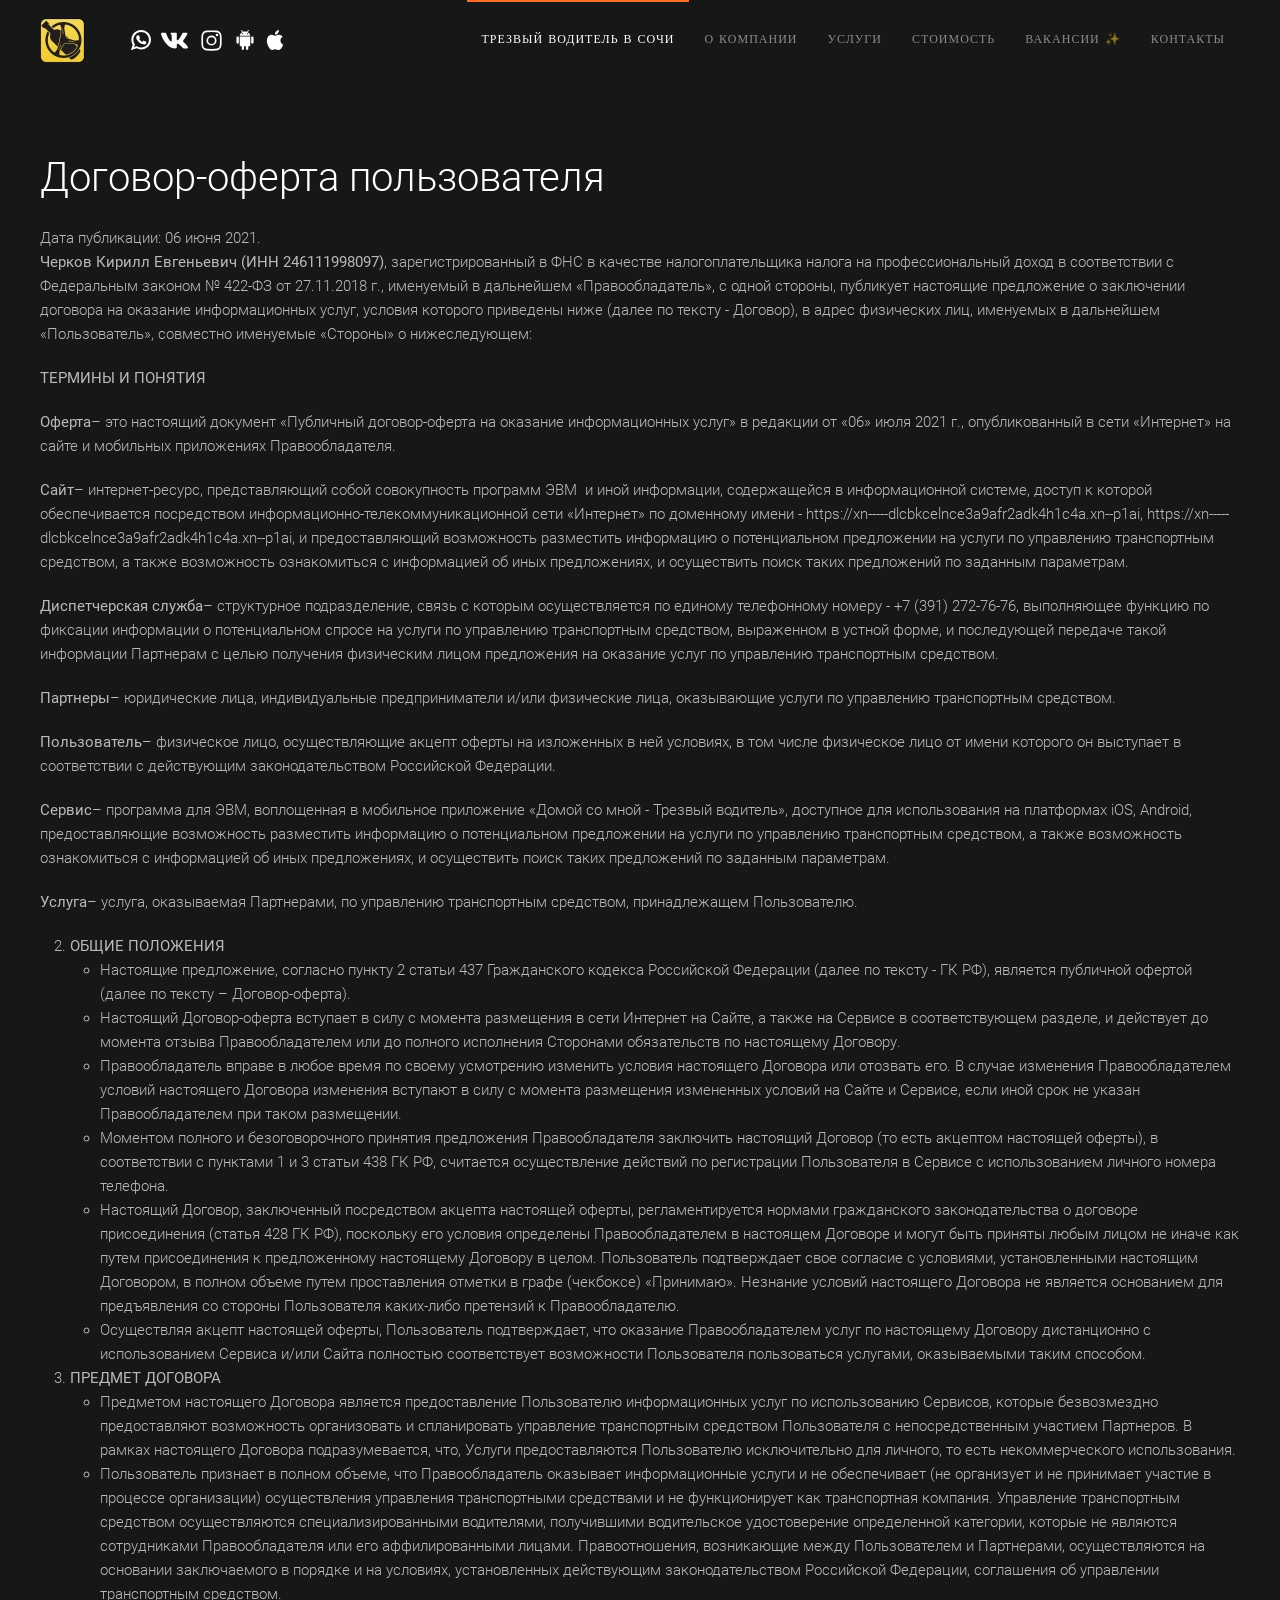
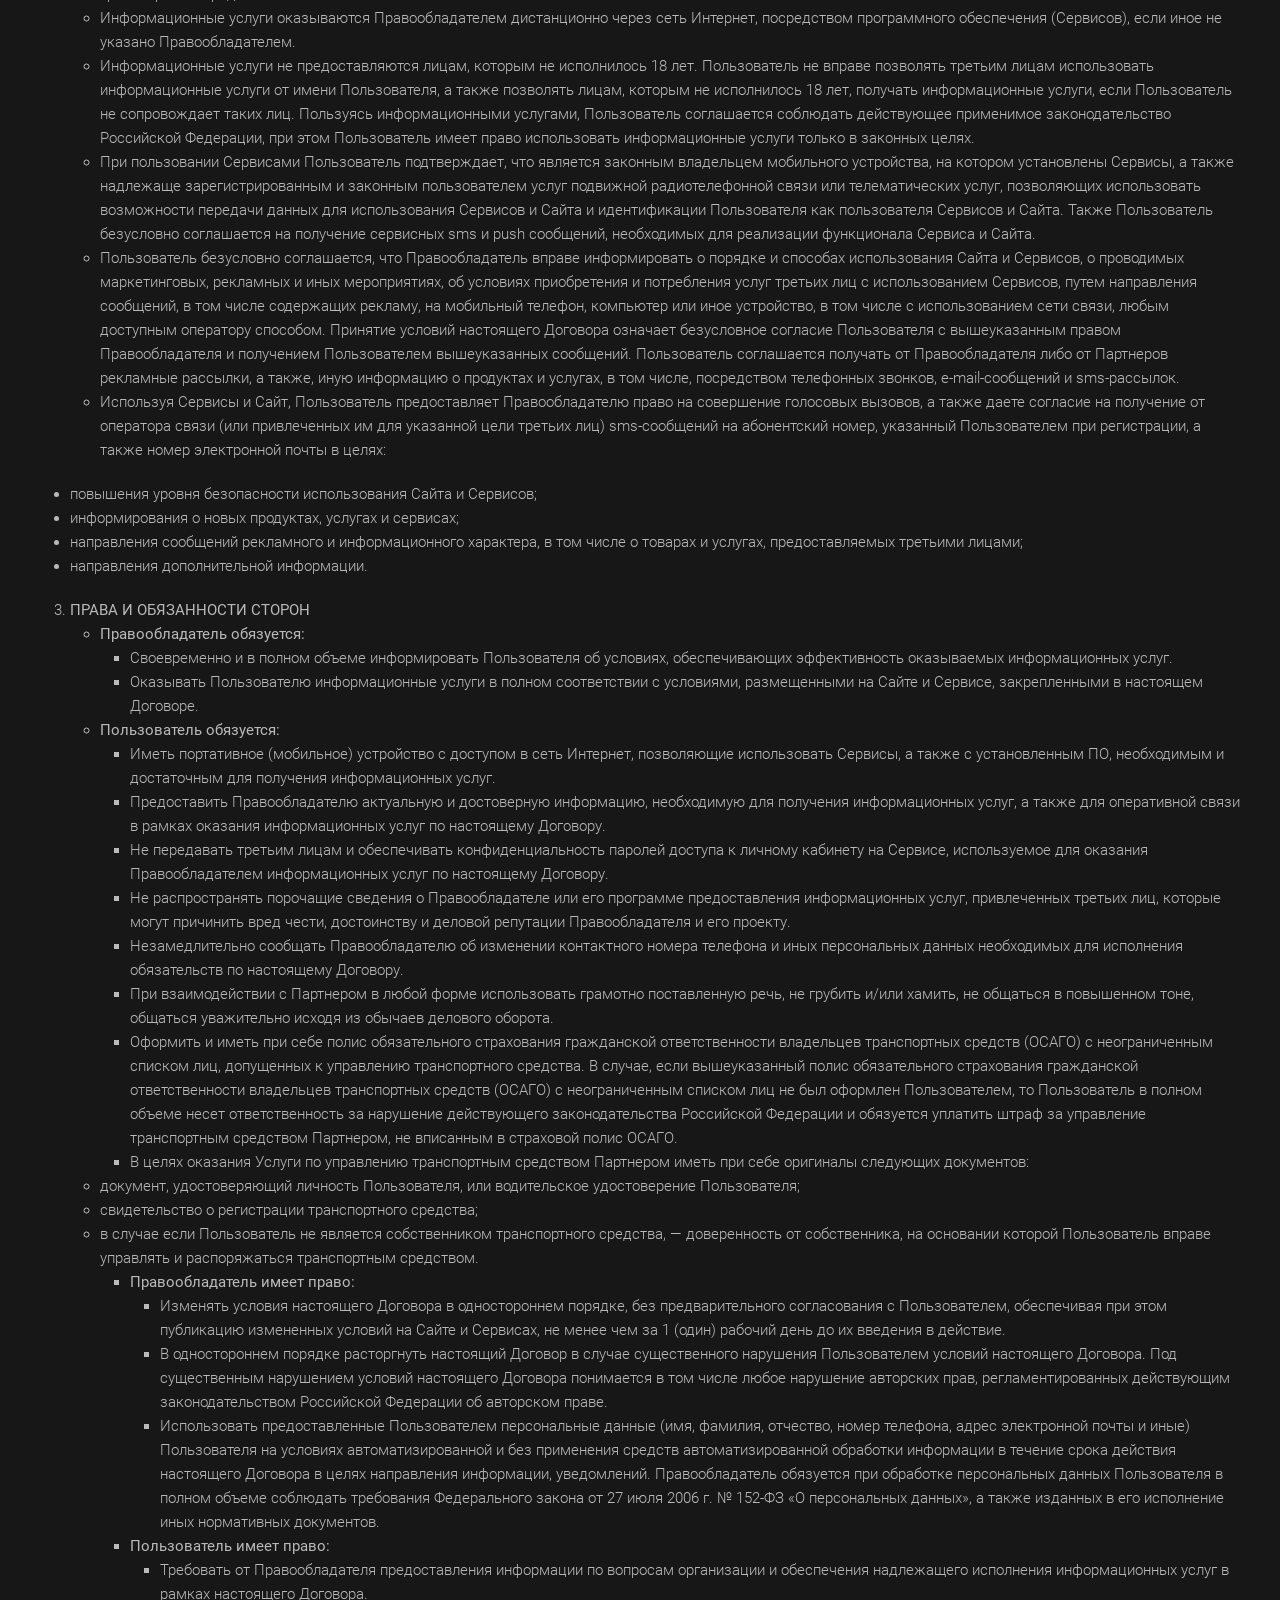
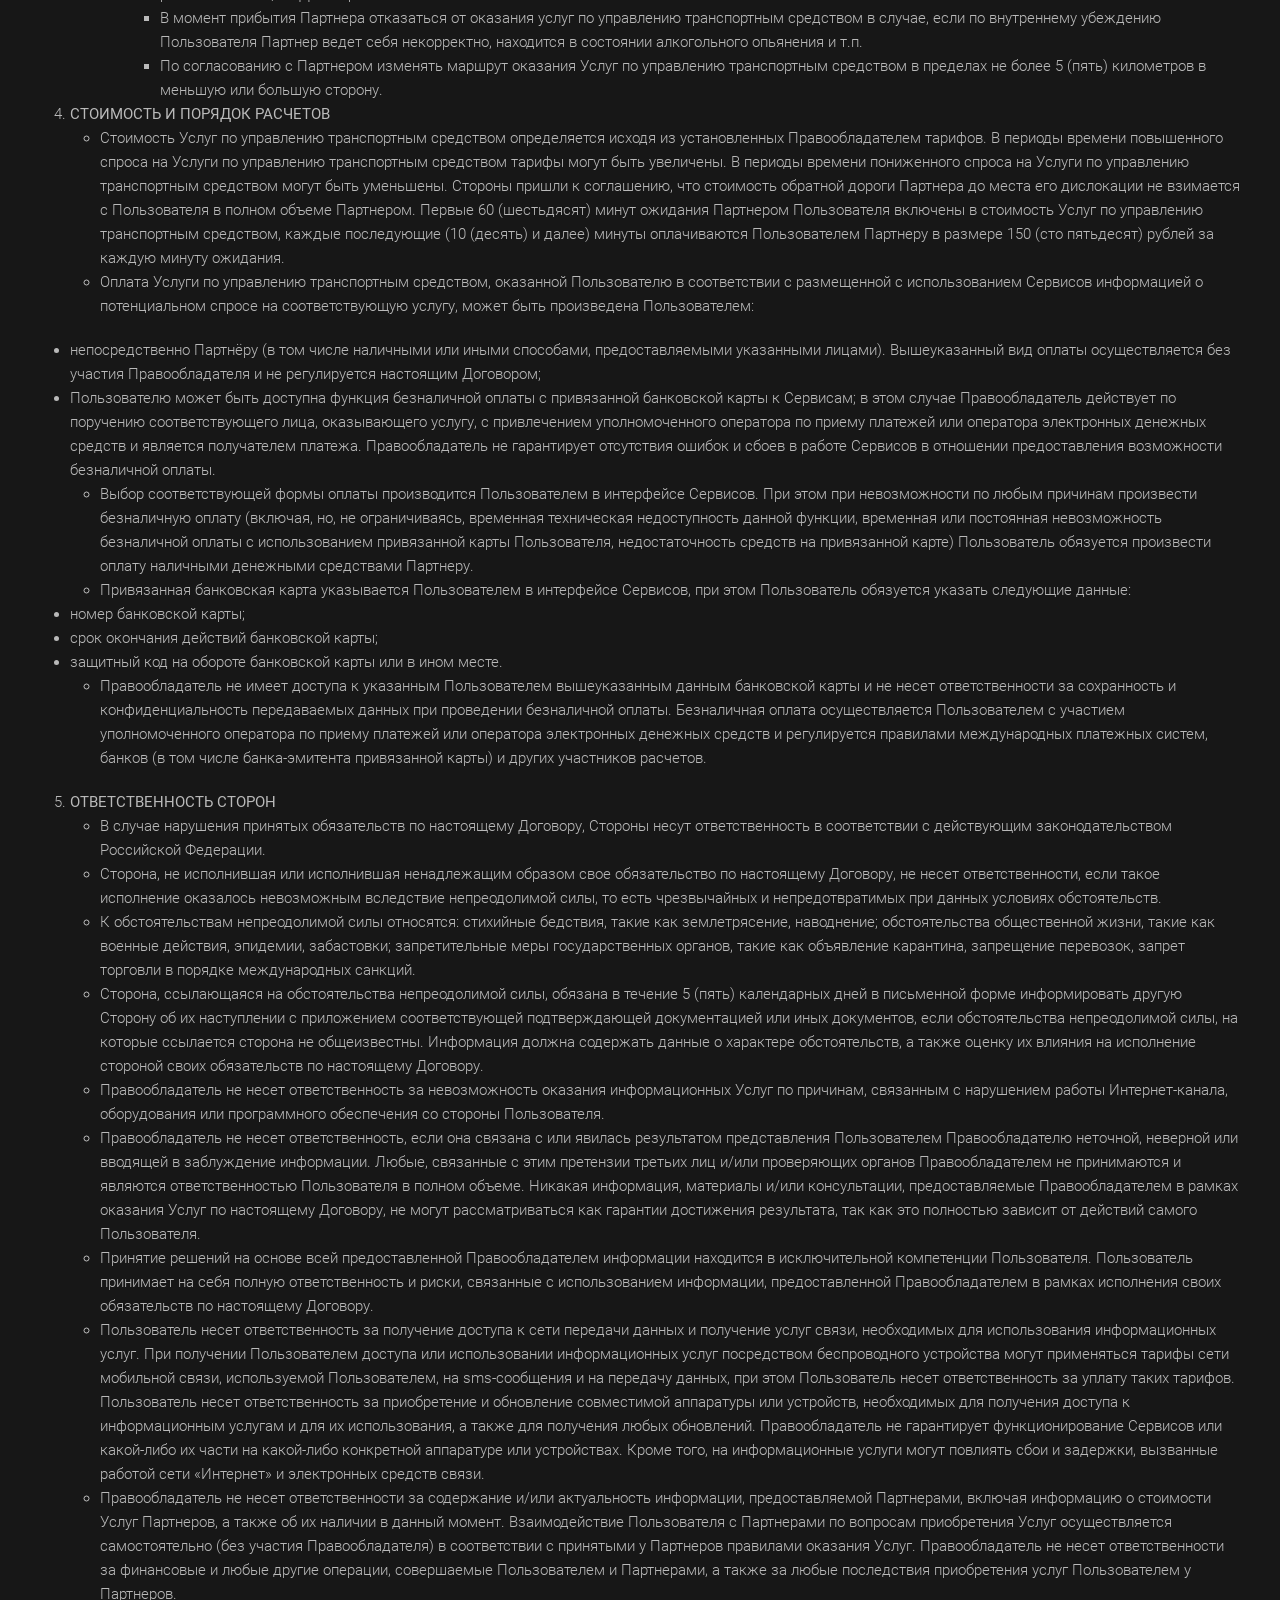
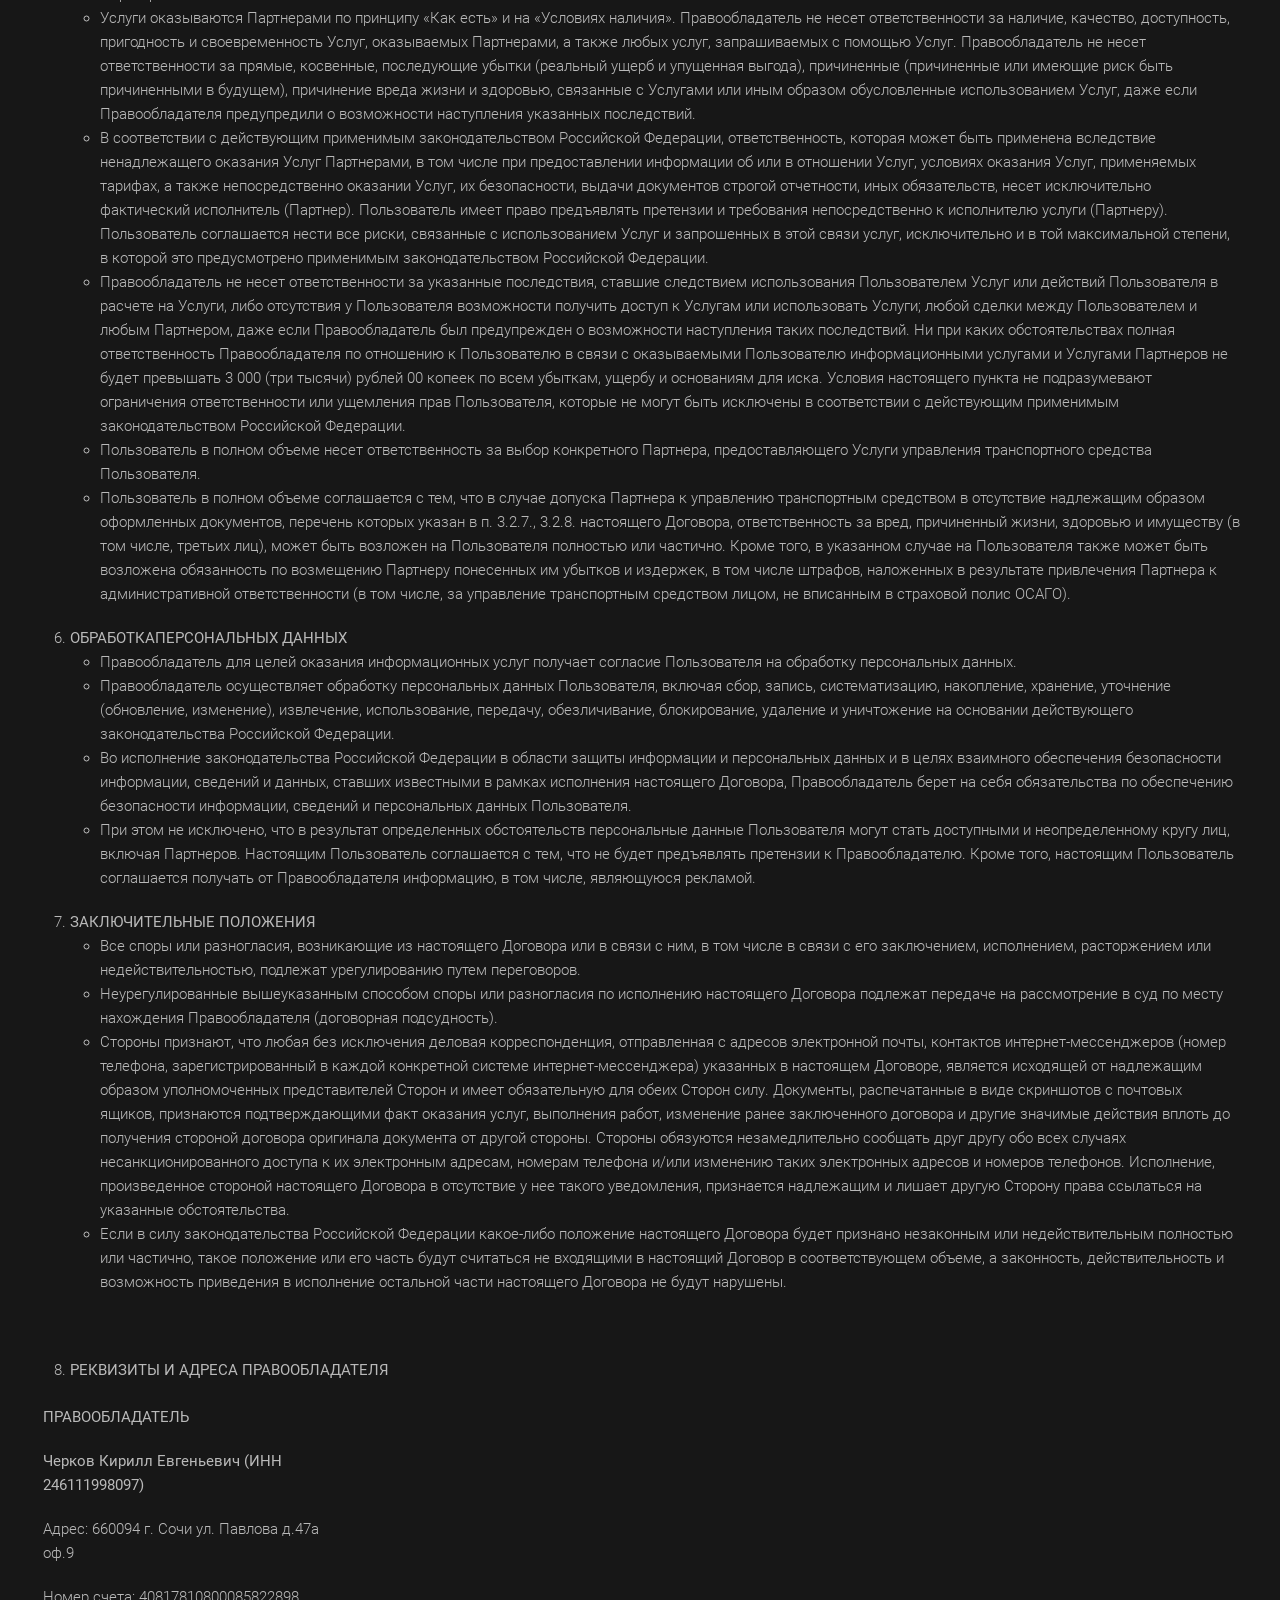
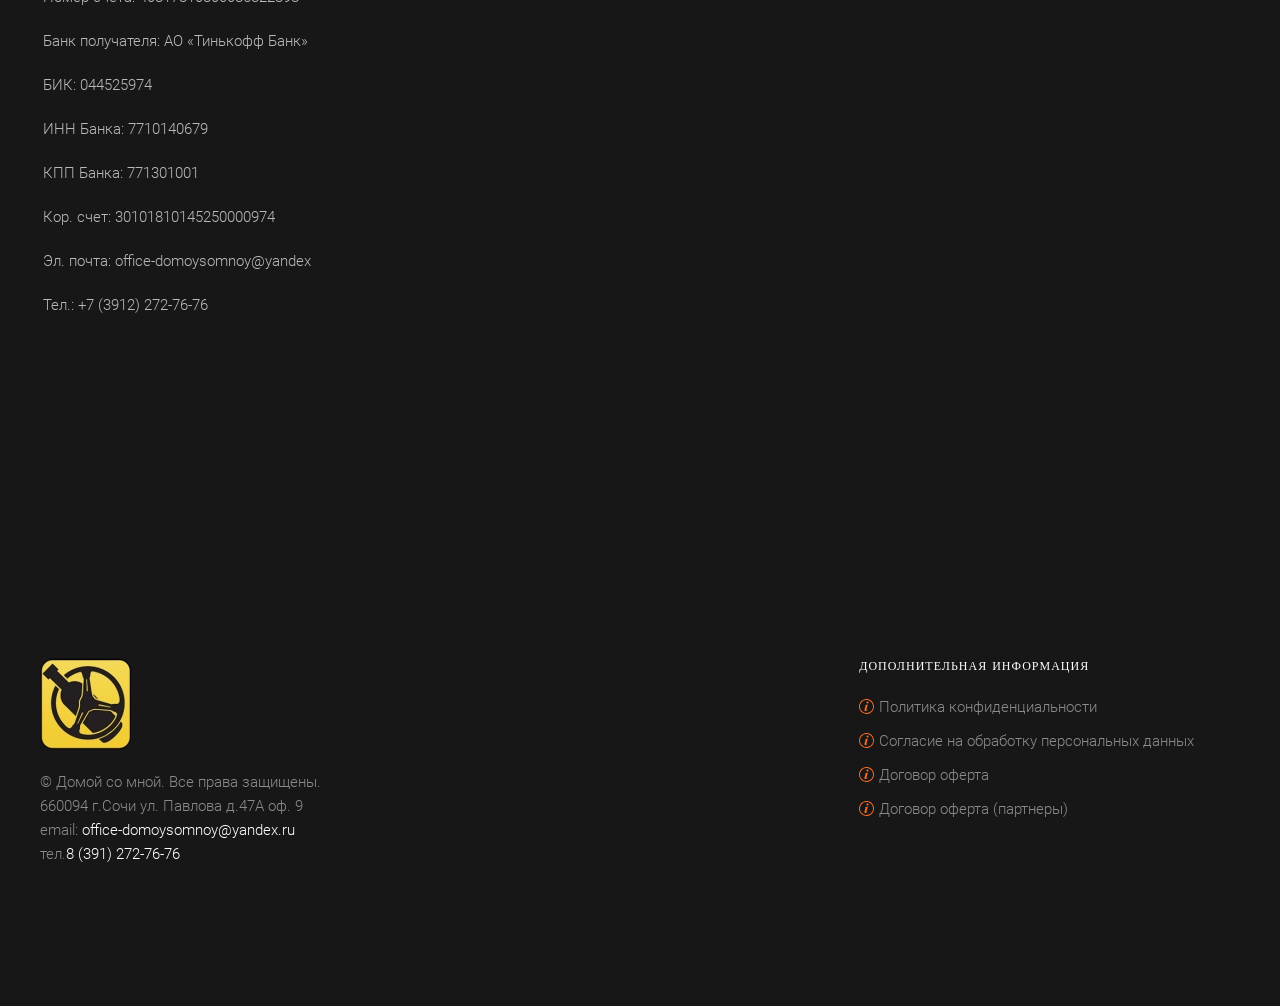
<file: договор-оферта-пользователя.html>
<!DOCTYPE html>
<html lang="ru-ru" dir="ltr">
<head>
<meta name="viewport" content="width=device-width,initial-scale=1">
<meta http-equiv="Cache-control" content="public">
<meta charset="UTF-8">
<meta name="content-language" content="ru" />
<link rel="icon" href="/src/images/favicon.ico" type="image/x-icon">  
<link rel="apple-touch-icon" href="/src/images/apple-touch-icon.webp">
<title>Трезвый водитель Сочи - Круглосуточный вызов трезвого водителя</title>
<link rel="preload" href="/src/css/article.css" as="style" onload='this.rel="stylesheet"'>

<body>
  <div class="tm-page">
	<header class="tm-header-mobile lp-hidden@m">
	  <div class="lp-navbar-container">
		<div class="lp-container lp-container-expand">
		  <nav class="lp-navbar">
			<div class="lp-navbar-left">
			  <a href="/" aria-label="Вернуться в начало" class="lp-logo lp-navbar-item">
				<picture>
				  <source type="image/webp" srcset="/src/images/Logotip45.webp 45w, /src/images/Logotip90.webp 90w" sizes="(min-width: 45px) 45px"><img alt="Домой со мной" loading="eager" src="/src/images/Logotip45.webp" width="45" height="45"></picture>
				<picture>
				  <source type="image/webp" srcset="/src/images/Logotip45.webp 45w, /src/images/Logotip90.webp 90w" sizes="(min-width: 45px) 45px"><img class="lp-logo-inverse" alt="Домой со мной" loading="eager" src="/src/images/Logotip45.webp" width="45" height="45"></picture>
			  </a>
			  <div class="lp-navbar-item">
				<ul class="lp-flex-inline lp-flex-middle lp-flex-nowrap lp-grid-small">
				  <li>
					<a href="https://api.whatsapp.com/send?phone=79676127676" class="lp-preserve-width lp-icon-link" rel="noreferrer" title="whatsapp" aria-label="whatsapp"><img src="/src/svg/icons/whatsapp.svg" width="20" height="20" alt="WhatsApp"></a>
				  </li>
				  <li>
					<a href="https://www.instagram.com/domoy.so.mnoy/" class="lp-preserve-width lp-icon-link" rel="noreferrer" title="instagram" aria-label="instagram"><img src="/src/svg/icons/instagram.svg" width="27" height="27" alt="Instagram"></a>
				  </li>
				  <li>
					<a href="https://vk.com/domoysomnoy_krsk" class="lp-preserve-width lp-icon-link" rel="noreferrer" title="Вконтакте" aria-label="Вконтакте"><img src="/src/svg/icons/vk.svg" width="27" height="27" alt="Вконтакте"></a>
				  </li>
				  <li>
					<a href="https://play.google.com/store/apps/details?id=ru.taximaster.tmtaxicaller.id3036&amp;hl=ru&amp;gl=US" class="lp-preserve-width lp-icon-link" rel="noreferrer" title="Приложение android" aria-label="Приложение android"><img src="/src/svg/icons/android.svg" width="20" height="20" alt="Приложение android"></a>
				  </li>
				  <li>
					<a href="https://apps.apple.com/us/app/%D1%82%D1%80%D0%B5%D0%B7%D0%B2%D1%8B%D0%B9-%D0%B2%D0%BE%D0%B4%D0%B8%D1%82%D0%B5%D0%BB%D1%8C-%D0%B4%D0%BE%D0%BC%D0%BE%D0%B9-%D1%81%D0%BE-%D0%BC%D0%BD%D0%BE%D0%B9/id1534855047?ign-itsct=apps_box&amp;ign-itscg=30200" class="lp-preserve-width lp-icon-link" rel="noreferrer" title="Приложение ios" aria-label="Приложение ios"><img src="/src/svg/icons/apple.svg" width="20" height="20" alt="Приложение ios"></a>
				  </li>
				</ul>
			  </div>
			</div>
			<div class="lp-navbar-right">
			  <a href="#" class="lp-navbar-toggle" id="menu-open">
				<div lp-navbar-toggle-icon><img src="/src/svg/icons/menu.svg" alt="menu" title="menu" width="27px" height="27px"></div>
			  </a>
			</div>
		  </nav>
		</div>
	  </div>
	  <div class="lp-offcanvas">
		<div class="lp-offcanvas-bar lp-flex lp-flex-column">
		  <div class="lp-margin-auto-bottom">
			<div class="lp-panel">
			  <ul class="lp-nav lp-nav-default lp-nav-divider lp-nav-accordion">
				<li class="lp-active close-menu"><a href="/">Трезвый водитель</a> <a href="#" id="close-menu"><img src="/src/svg/icons/close.svg" alt="close-menu" title="close-menu" width="27px" height="27px" class="close-image"></a></li>
				<li><a href="/о-компании">О компании</a></li>
				<li class="lp-parent"><a href>Услуги<span lp-nav-parent-icon></span></a>
				  <ul class="lp-nav-sub">
					<li><a href="/услуги/трезвый-водитель">Трезвый водитель</a></li>
					<li><a href="/услуги/аренда-водителя">Водитель на день/ночь</a></li>
				  </ul>
				</li>
				<li><a href="/стоимость">Стоимость</a></li>
				<li><a href="/вакансии">Вакансии ✨</a></li>
				<li><a href="#contacts" lp-scroll>Контакты</a></li>
			  </ul>
			</div>
		  </div>
		  <div class="lp-grid-margin">
			<div class="lp-panel">
			  <div class="lp-grid tm-grid-expand lp-child-width-1-1 lp-grid-margin">
				<div class="lp-width-1-1">
				  <div class="lp-h5 lp-margin-remove-vertical">Обратная связь</div>
				  <div class="lp-margin-small">
					<div class="lp-flex-middle lp-grid-small contact-menu">
					  <div class="el-item"><a class="el-content lp-link-text" href="mailto:office-domoysomnoy@yandex.ru"><img src="/src/svg/icons/email.svg" width="20" height="20" alt="email"> Почта</a></div>
					  <div class="el-item"><a class="el-content lp-link-text" href="tel:+73912727676"><img src="/src/svg/icons/telefon.svg" width="20" height="20" alt="tel"> Телефон</a></div>
					</div>
				  </div>
				  <div class="lp-margin" lp-scrollspy="target: [];">
					<div class="lp-child-width-auto lp-grid-medium lp-flex-inline" >
					  <div>
						<a class="el-link lp-icon-link" href="https://www.instagram.com/domoy.so.mnoy/" aria-label="instagram" rel="noreferrer" title="instagram"><img src="/src/svg/icons/instagram.svg" width="27" height="27" alt="Instagram"></a>
					  </div>
					  <div>
						<a class="el-link lp-icon-link" href="https://api.whatsapp.com/send?phone=79676127676" aria-label="whatsapp" rel="noreferrer" title="whatsapp"><img src="/src/svg/icons/whatsapp.svg" width="20" height="20" alt="WhatsApp"></a>
					  </div>
					  <div>
						<a class="el-link lp-icon-link" href="https://vk.com/domoysomnoy_krsk" aria-label="Вконтакте" rel="noreferrer" title="Вконтакте"><img src="/src/svg/icons/vk.svg" width="27" height="27" alt="Вконтакте"></a>
					  </div>
					  <div>
						<a class="el-link lp-icon-link" href="https://play.google.com/store/apps/details?id=ru.taximaster.tmtaxicaller.id3036&amp;hl=ru&amp;gl=US" aria-label="Google Play" rel="noreferrer" title="Приложение Гугл"><img src="/src/svg/icons/android.svg" width="20" height="20" alt="Приложение android"></a>
					  </div>
					  <div>
						<a class="el-link lp-icon-link" href="https://apps.apple.com/us/app/%D1%82%D1%80%D0%B5%D0%B7%D0%B2%D1%8B%D0%B9-%D0%B2%D0%BE%D0%B4%D0%B8%D1%82%D0%B5%D0%BB%D1%8C-%D0%B4%D0%BE%D0%BC%D0%BE%D0%B9-%D1%81%D0%BE-%D0%BC%D0%BD%D0%BE%D0%B9/id1534855047?ign-itsct=apps_box&amp;ign-itscg=30200" aria-label="App Store" rel="noreferrer" title="Приложение Apple"><img src="/src/svg/icons/apple.svg" width="20" height="20" alt="Приложение ios"></a>
					  </div>
					</div>
				  </div>
				</div>
			  </div>
			</div>
		  </div>
		</div>
	  </div>
	</header>
	<header class="tm-header lp-visible@m">
		<div class="lp-navbar-container">
		  <div class="lp-container">
			<nav class="lp-navbar">
			  <div class="lp-navbar-left">
				<a href="/" aria-label="Вернуться в начало" class="lp-logo lp-navbar-item">
				  <picture>
					<source type="image/webp" srcset="/src/images/Logotip45.webp 45w, /src/images/Logotip90.webp 90w" sizes="(min-width: 45px) 45px"><img alt="Домой со мной" loading="eager" src="/src/images/Logotip45.webp" width="45" height="45"></picture>
				  <picture>
					<source type="image/webp" srcset="/src/images/Logotip45.webp 45w, /src/images/Logotip90.webp 90w" sizes="(min-width: 45px) 45px"><img class="lp-logo-inverse" alt="Домой со мной" loading="eager" src="/src/images/Logotip45.webp" width="45" height="45"></picture>
				</a>
				<div class="lp-navbar-item">
				  <ul class="lp-flex-inline lp-flex-middle lp-flex-nowrap lp-grid-small" >
					<li>
					  <a href="https://api.whatsapp.com/send?phone=79676127676" class="lp-icon-link" rel="noreferrer" aria-label="Whatsapp" title="Whatsapp"><img src="/src/svg/icons/whatsapp.svg" width="20" height="20" alt="WhatsApp"></a>
					</li>
					<li>
					  <a href="https://vk.com/domoysomnoy_krsk" class=" lp-icon-link" rel="noreferrer" aria-label="Вконтакте" title="Вконтакте"><img src="/src/svg/icons/vk.svg" width="27" height="27" alt="Вконтакте"></a>
					</li>
					<li>
					  <a href="https://www.instagram.com/domoy.so.mnoy/" class="lp-icon-link" rel="noreferrer" aria-label="instagram" title="instagram"><img src="/src/svg/icons/instagram.svg" width="27" height="27" alt="Instagram"></a>
					</li>
					<li>
					  <a href="https://play.google.com/store/apps/details?id=ru.taximaster.tmtaxicaller.id3036&amp;hl=ru&amp;gl=US" class="lp-icon-link" rel="noreferrer" aria-label="Приложение android" title="Приложение android"><img src="/src/svg/icons/android.svg" width="20" height="20" alt="Приложение android"></a>
					</li>
					<li>
					  <a href="https://apps.apple.com/us/app/%D1%82%D1%80%D0%B5%D0%B7%D0%B2%D1%8B%D0%B9-%D0%B2%D0%BE%D0%B4%D0%B8%D1%82%D0%B5%D0%BB%D1%8C-%D0%B4%D0%BE%D0%BC%D0%BE%D0%B9-%D1%81%D0%BE-%D0%BC%D0%BD%D0%BE%D0%B9/id1534855047?ign-itsct=apps_box&amp;ign-itscg=30200" class=" lp-icon-link" rel="noreferrer" aria-label="Приложение ios" title="Приложение ios"><img src="/src/svg/icons/apple.svg" width="20" height="20" alt="Приложение ios"></a>
					</li>
				  </ul>
				</div>
			  </div>
			  <div class="lp-navbar-right">
				<ul class="lp-navbar-nav">
				  <li class="lp-active"><a href="/">Трезвый водитель в Сочи</a></li>
				  <li><a href="/о-компании">О компании</a></li>
				  <li class="lp-parent"><a href="#" lp-scroll>Услуги</a>
					<div class="lp-navbar-dropdown lp-drop">
					  <div>
						<ul class="lp-nav lp-navbar-dropdown-nav">
						  <li><a href="/услуги/трезвый-водитель">Трезвый водитель</a></li>
						  <li><a href="/услуги/аренда-водителя">Водитель на день/ночь</a></li>
						</ul>
					  </div>
					</div>
				  </li>
				  <li><a href="/стоимость">Стоимость</a></li>
				  <li><a href="/вакансии">Вакансии ✨</a></li>
				  <li><a href="#contacts" lp-scroll>Контакты</a></li>
				</ul>
			  </div>
			</nav>
		  </div>
		</div>
	</header>
	<main id="tm-main" class="tm-main lp-section lp-section-default">
	  <div class="lp-container">
		  <article class="lp-article">
			<h1 class="lp-article-title">Договор-оферта пользователя</h1>
			<p class="lp-margin-remove-bottom lp-article-meta">Дата публикации:
			  <time datetime="2021-06-06T19:15:00+07:00">06 июня 2021</time>.</p>
			<div class="lp-margin-medium" property="text">
			  <p><strong>Черков Кирилл Евгеньевич (ИНН 246111998097)</strong>, зарегистрированный в ФНС в качестве налогоплательщика налога на профессиональный доход в соответствии с Федеральным законом № 422-ФЗ от 27.11.2018 г., именуемый в дальнейшем «Правообладатель», с одной стороны, публикует настоящие предложение о заключении договора на оказание информационных услуг, условия которого приведены ниже (далее по тексту - Договор), в адрес физических лиц, именуемых в дальнейшем «Пользователь», совместно именуемые «Стороны» о нижеследующем:</p>
			  <p><strong>ТЕРМИНЫ И ПОНЯТИЯ</strong></p>
			  <p><strong>Оферта</strong>– это настоящий документ «Публичный договор-оферта на оказание информационных услуг» в редакции от «06» июля 2021 г., опубликованный в сети «Интернет» на сайте и мобильных приложениях Правообладателя.</p>
			  <p><strong>Сайт</strong>– интернет-ресурс, представляющий собой совокупность программ ЭВМ&nbsp; и иной информации, содержащейся в информационной системе, доступ к которой обеспечивается посредством информационно-телекоммуникационной сети «Интернет» по доменному имени - https://xn-----dlcbkcelnce3a9afr2adk4h1c4a.xn--p1ai, https://xn-----dlcbkcelnce3a9afr2adk4h1c4a.xn--p1ai, и предоставляющий возможность разместить информацию о потенциальном предложении на услуги по управлению транспортным средством, а также возможность ознакомиться с информацией об иных предложениях, и осуществить поиск таких предложений по заданным параметрам.</p>
			  <p><strong>Диспетчерская служба</strong>– структурное подразделение, связь с которым осуществляется по единому телефонному номеру - +7 (391) 272-76-76, выполняющее функцию по фиксации информации о потенциальном спросе на услуги по управлению транспортным средством, выраженном в устной форме, и последующей передаче такой информации Партнерам с целью получения физическим лицом предложения на оказание услуг по управлению транспортным средством.</p>
			  <p><strong>Партнеры</strong>– юридические лица, индивидуальные предприниматели и/или физические лица, оказывающие услуги по управлению транспортным средством.</p>
			  <p><strong>Пользователь</strong>– физическое лицо, осуществляющие акцепт оферты на изложенных в ней условиях, в том числе физическое лицо от имени которого он выступает в соответствии с действующим законодательством Российской Федерации.</p>
			  <p><strong>Сервис</strong>– программа для ЭВМ, воплощенная в мобильное приложение «Домой со мной - Трезвый водитель», доступное для использования на платформах iOS, Android, предоставляющие возможность разместить информацию о потенциальном предложении на услуги по управлению транспортным средством, а также возможность ознакомиться с информацией об иных предложениях, и осуществить поиск таких предложений по заданным параметрам.</p>
			  <p><strong>Услуга</strong>– услуга, оказываемая Партнерами, по управлению транспортным средством, принадлежащем Пользователю.</p>
			  <ol start="2">
				<li><strong></strong><strong>ОБЩИЕ ПОЛОЖЕНИЯ</strong>
				  <ul>
					<li>Настоящие предложение, согласно пункту 2 статьи 437 Гражданского кодекса Российской Федерации (далее по тексту - ГК РФ), является публичной офертой (далее по тексту – Договор-оферта).</li>
					<li>Настоящий Договор-оферта вступает в силу с момента размещения в сети Интернет на Сайте, а также на Сервисе в соответствующем разделе, и действует до момента отзыва Правообладателем или до полного исполнения Сторонами обязательств по настоящему Договору.</li>
					<li>Правообладатель вправе в любое время по своему усмотрению изменить условия настоящего Договора или отозвать его. В случае изменения Правообладателем условий настоящего Договора изменения вступают в силу с момента размещения измененных условий на Сайте и Сервисе, если иной срок не указан Правообладателем при таком размещении.</li>
					<li>Моментом полного и безоговорочного принятия предложения Правообладателя заключить настоящий Договор (то есть акцептом настоящей оферты), в соответствии с пунктами 1 и 3 статьи 438 ГК РФ, считается осуществление действий по регистрации Пользователя в Сервисе с использованием личного номера телефона.</li>
					<li>Настоящий Договор, заключенный посредством акцепта настоящей оферты, регламентируется нормами гражданского законодательства о договоре присоединения (статья 428 ГК РФ), поскольку его условия определены Правообладателем в настоящем Договоре и могут быть приняты любым лицом не иначе как путем присоединения к предложенному настоящему Договору в целом. Пользователь подтверждает свое согласие с условиями, установленными настоящим Договором, в полном объеме путем проставления отметки в графе (чекбоксе) «Принимаю». Незнание условий настоящего Договора не является основанием для предъявления со стороны Пользователя каких-либо претензий к Правообладателю.</li>
					<li>Осуществляя акцепт настоящей оферты, Пользователь подтверждает, что оказание Правообладателем услуг по настоящему Договору дистанционно с использованием Сервиса и/или Сайта полностью соответствует возможности Пользователя пользоваться услугами, оказываемыми таким способом.</li>
				  </ul>
				</li>
				<li><strong></strong><strong>ПРЕДМЕТ ДОГОВОРА</strong>
				  <ul>
					<li>Предметом настоящего Договора является предоставление Пользователю информационных услуг по использованию Сервисов, которые безвозмездно предоставляют возможность организовать и спланировать управление транспортным средством Пользователя с непосредственным участием Партнеров. В рамках настоящего Договора подразумевается, что, Услуги предоставляются Пользователю исключительно для личного, то есть некоммерческого использования.</li>
					<li>Пользователь признает в полном объеме, что Правообладатель оказывает информационные услуги и не обеспечивает (не организует и не принимает участие в процессе организации) осуществления управления транспортными средствами и не функционирует как транспортная компания. Управление транспортным средством осуществляются специализированными водителями, получившими водительское удостоверение определенной категории, которые не являются сотрудниками Правообладателя или его аффилированными лицами. Правоотношения, возникающие между Пользователем и Партнерами, осуществляются на основании заключаемого в порядке и на условиях, установленных действующим законодательством Российской Федерации, соглашения об управлении транспортным средством.</li>
					<li>Информационные услуги оказываются Правообладателем дистанционно через сеть Интернет, посредством программного обеспечения (Сервисов), если иное не указано Правообладателем.</li>
					<li>Информационные услуги не предоставляются лицам, которым не исполнилось 18 лет. Пользователь не вправе позволять третьим лицам использовать информационные услуги от имени Пользователя, а также позволять лицам, которым не исполнилось 18 лет, получать информационные услуги, если Пользователь не сопровождает таких лиц. Пользуясь информационными услугами, Пользователь соглашается соблюдать действующее применимое законодательство Российской Федерации, при этом Пользователь имеет право использовать информационные услуги только в законных целях.</li>
					<li>При пользовании Сервисами Пользователь подтверждает, что является законным владельцем мобильного устройства, на котором установлены Сервисы, а также надлежаще зарегистрированным и законным пользователем услуг подвижной радиотелефонной связи или телематических услуг, позволяющих использовать возможности передачи данных для использования Сервисов и Сайта и идентификации Пользователя как пользователя Сервисов и Сайта. Также Пользователь безусловно соглашается на получение сервисных sms и push сообщений, необходимых для реализации функционала Сервиса и Сайта.</li>
					<li>Пользователь безусловно соглашается, что Правообладатель вправе информировать о порядке и способах использования Сайта и Сервисов, о проводимых маркетинговых, рекламных и иных мероприятиях, об условиях приобретения и потребления услуг третьих лиц с использованием Сервисов, путем направления сообщений, в том числе содержащих рекламу, на мобильный телефон, компьютер или иное устройство, в том числе с использованием сети связи, любым доступным оператору способом. Принятие условий настоящего Договора означает безусловное согласие Пользователя с вышеуказанным правом Правообладателя и получением Пользователем вышеуказанных сообщений. Пользователь соглашается получать от Правообладателя либо от Партнеров рекламные рассылки, а также, иную информацию о продуктах и услугах, в том числе, посредством телефонных звонков, e-mail-сообщений и sms-рассылок.</li>
					<li>Используя Сервисы и Сайт, Пользователь предоставляет Правообладателю право на совершение голосовых вызовов, а также даете согласие на получение от оператора связи (или привлеченных им для указанной цели третьих лиц) sms-сообщений на абонентский номер, указанный Пользователем при регистрации, а также номер электронной почты в целях:</li>
				  </ul>
				</li>
			  </ol>
			  <ul>
				<li>повышения уровня безопасности использования Сайта и Сервисов;</li>
				<li>информирования о новых продуктах, услугах и сервисах;</li>
				<li>направления сообщений рекламного и информационного характера, в том числе о товарах и услугах, предоставляемых третьими лицами;</li>
				<li>направления дополнительной информации.</li>
			  </ul>
			  <ol start="3">
				<li><strong></strong><strong>ПРАВА И ОБЯЗАННОСТИ СТОРОН</strong>
				  <ul>
					<li><strong>Правообладатель обязуется:</strong>
					  <ul>
						<li>Своевременно и в полном объеме информировать Пользователя об условиях, обеспечивающих эффективность оказываемых информационных услуг.</li>
						<li>Оказывать Пользователю информационные услуги в полном соответствии с условиями, размещенными на Сайте и Сервисе, закрепленными в настоящем Договоре.</li>
					  </ul>
					</li>
					<li><strong>Пользователь обязуется:</strong>
					  <ul>
						<li>Иметь портативное (мобильное) устройство с доступом в сеть Интернет, позволяющие использовать Сервисы, а также с установленным ПО, необходимым и достаточным для получения информационных услуг.</li>
						<li>Предоставить Правообладателю актуальную и достоверную информацию, необходимую для получения информационных услуг, а также для оперативной связи в рамках оказания информационных услуг по настоящему Договору.</li>
						<li>Не передавать третьим лицам и обеспечивать конфиденциальность паролей доступа к личному кабинету на Сервисе, используемое для оказания Правообладателем информационных услуг по настоящему Договору.</li>
						<li>Не распространять порочащие сведения о Правообладателе или его программе предоставления информационных услуг, привлеченных третьих лиц, которые могут причинить вред чести, достоинству и деловой репутации Правообладателя и его проекту.</li>
						<li>Незамедлительно сообщать Правообладателю об изменении контактного номера телефона и иных персональных данных необходимых для исполнения обязательств по настоящему Договору.</li>
						<li>При взаимодействии с Партнером в любой форме использовать грамотно поставленную речь, не грубить и/или хамить, не общаться в повышенном тоне, общаться уважительно исходя из обычаев делового оборота.</li>
						<li>Оформить и иметь при себе полис обязательного страхования гражданской ответственности владельцев транспортных средств (ОСАГО) с неограниченным списком лиц, допущенных к управлению транспортного средства. В случае, если вышеуказанный полис обязательного страхования гражданской ответственности владельцев транспортных средств (ОСАГО) с неограниченным списком лиц не был оформлен Пользователем, то Пользователь в полном объеме несет ответственность за нарушение действующего законодательства Российской Федерации и обязуется уплатить штраф за управление транспортным средством Партнером, не вписанным в страховой полис ОСАГО.</li>
						<li>В целях оказания Услуги по управлению транспортным средством Партнером иметь при себе оригиналы следующих документов:</li>
					  </ul>
					</li>
					<li>документ, удостоверяющий личность Пользователя, или водительское удостоверение Пользователя;</li>
					<li>свидетельство о регистрации транспортного средства;</li>
					<li>в случае если Пользователь не является собственником транспортного средства, — доверенность от собственника, на основании которой Пользователь вправе управлять и распоряжаться транспортным средством.
					  <ul>
						<li><strong>Правообладатель имеет право:</strong>
						  <ul>
							<li>Изменять условия настоящего Договора в одностороннем порядке, без предварительного согласования с Пользователем, обеспечивая при этом публикацию измененных условий на Сайте и Сервисах, не менее чем за 1 (один) рабочий день до их введения в действие.</li>
							<li>В одностороннем порядке расторгнуть настоящий Договор в случае существенного нарушения Пользователем условий настоящего Договора. Под существенным нарушением условий настоящего Договора понимается в том числе любое нарушение авторских прав, регламентированных действующим законодательством Российской Федерации об авторском праве.</li>
							<li>Использовать предоставленные Пользователем персональные данные (имя, фамилия, отчество, номер телефона, адрес электронной почты и иные) Пользователя на условиях автоматизированной и без применения средств автоматизированной обработки информации в течение срока действия настоящего Договора в целях направления информации, уведомлений. Правообладатель обязуется при обработке персональных данных Пользователя в полном объеме соблюдать требования Федерального закона от 27 июля 2006 г. № 152-ФЗ «О персональных данных», а также изданных в его исполнение иных нормативных документов.</li>
						  </ul>
						</li>
						<li><strong>Пользователь имеет право:</strong>
						  <ul>
							<li>Требовать от Правообладателя предоставления информации по вопросам организации и обеспечения надлежащего исполнения информационных услуг в рамках настоящего Договора.</li>
							<li>В момент прибытия Партнера отказаться от оказания услуг по управлению транспортным средством в случае, если по внутреннему убеждению Пользователя Партнер ведет себя некорректно, находится в состоянии алкогольного опьянения и т.п.</li>
							<li>По согласованию с Партнером изменять маршрут оказания Услуг по управлению транспортным средством в пределах не более 5 (пять) километров в меньшую или большую сторону.</li>
						  </ul>
						</li>
					  </ul>
					</li>
				  </ul>
				</li>
				<li><strong></strong><strong>СТОИМОСТЬ И ПОРЯДОК РАСЧЕТОВ</strong>
				  <ul>
					<li>Стоимость Услуг по управлению транспортным средством определяется исходя из установленных Правообладателем тарифов. В периоды времени повышенного спроса на Услуги по управлению транспортным средством тарифы могут быть увеличены. В периоды времени пониженного спроса на Услуги по управлению транспортным средством могут быть уменьшены. Стороны пришли к соглашению, что стоимость обратной дороги Партнера до места его дислокации не взимается с Пользователя в полном объеме Партнером. Первые 60 (шестьдясят) минут ожидания Партнером Пользователя включены в стоимость Услуг по управлению транспортным средством, каждые последующие (10 (десять) и далее) минуты оплачиваются Пользователем Партнеру в размере 150 (сто пятьдесят) рублей за каждую минуту ожидания.</li>
					<li>Оплата Услуги по управлению транспортным средством, оказанной Пользователю в соответствии с размещенной с использованием Сервисов информацией о потенциальном спросе на соответствующую услугу, может быть произведена Пользователем:</li>
				  </ul>
				</li>
			  </ol>
			  <ul>
				<li>непосредственно Партнёру (в том числе наличными или иными способами, предоставляемыми указанными лицами). Вышеуказанный вид оплаты осуществляется без участия Правообладателя и не регулируется настоящим Договором;</li>
				<li>Пользователю может быть доступна функция безналичной оплаты с привязанной банковской карты к Сервисам; в этом случае Правообладатель действует по поручению соответствующего лица, оказывающего услугу, с привлечением уполномоченного оператора по приему платежей или оператора электронных денежных средств и является получателем платежа. Правообладатель не гарантирует отсутствия ошибок и сбоев в работе Сервисов в отношении предоставления возможности безналичной оплаты.
				  <ul>
					<li>Выбор соответствующей формы оплаты производится Пользователем в интерфейсе Сервисов. При этом при невозможности по любым причинам произвести безналичную оплату (включая, но, не ограничиваясь, временная техническая недоступность данной функции, временная или постоянная невозможность безналичной оплаты с использованием привязанной карты Пользователя, недостаточность средств на привязанной карте) Пользователь обязуется произвести оплату наличными денежными средствами Партнеру.</li>
					<li>Привязанная банковская карта указывается Пользователем в интерфейсе Сервисов, при этом Пользователь обязуется указать следующие данные:</li>
				  </ul>
				</li>
				<li>номер банковской карты;</li>
				<li>срок окончания действий банковской карты;</li>
				<li>защитный код на обороте банковской карты или в ином месте.
				  <ul>
					<li>Правообладатель не имеет доступа к указанным Пользователем вышеуказанным данным банковской карты и не несет ответственности за сохранность и конфиденциальность передаваемых данных при проведении безналичной оплаты. Безналичная оплата осуществляется Пользователем с участием уполномоченного оператора по приему платежей или оператора электронных денежных средств и регулируется правилами международных платежных систем, банков (в том числе банка-эмитента привязанной карты) и других участников расчетов.</li>
				  </ul>
				</li>
			  </ul>
			  <ol start="5">
				<li><strong></strong><strong>ОТВЕТСТВЕННОСТЬ СТОРОН</strong>
				  <ul>
					<li>В случае нарушения принятых обязательств по настоящему Договору, Стороны несут ответственность в соответствии с действующим законодательством Российской Федерации.</li>
					<li>Сторона, не исполнившая или исполнившая ненадлежащим образом свое обязательство по настоящему Договору, не несет ответственности, если такое исполнение оказалось невозможным вследствие непреодолимой силы, то есть чрезвычайных и непредотвратимых при данных условиях обстоятельств.</li>
					<li>К обстоятельствам непреодолимой силы относятся: стихийные бедствия, такие как землетрясение, наводнение; обстоятельства общественной жизни, такие как военные действия, эпидемии, забастовки; запретительные меры государственных органов, такие как объявление карантина, запрещение перевозок, запрет торговли в порядке международных санкций.</li>
					<li>Сторона, ссылающаяся на обстоятельства непреодолимой силы, обязана в течение 5 (пять) календарных дней в письменной форме информировать другую Сторону об их наступлении с приложением соответствующей подтверждающей документацией или иных документов, если обстоятельства непреодолимой силы, на которые ссылается сторона не общеизвестны. Информация должна содержать данные о характере обстоятельств, а также оценку их влияния на исполнение стороной своих обязательств по настоящему Договору.</li>
					<li>Правообладатель не несет ответственность за невозможность оказания информационных Услуг по причинам, связанным с нарушением работы Интернет-канала, оборудования или программного обеспечения со стороны Пользователя.</li>
					<li>Правообладатель не несет ответственность, если она связана с или явилась результатом представления Пользователем Правообладателю неточной, неверной или вводящей в заблуждение информации. Любые, связанные с этим претензии третьих лиц и/или проверяющих органов Правообладателем не принимаются и являются ответственностью Пользователя в полном объеме. Никакая информация, материалы и/или консультации, предоставляемые Правообладателем в рамках оказания Услуг по настоящему Договору, не могут рассматриваться как гарантии достижения результата, так как это полностью зависит от действий самого Пользователя.</li>
					<li>Принятие решений на основе всей предоставленной Правообладателем информации находится в исключительной компетенции Пользователя. Пользователь принимает на себя полную ответственность и риски, связанные с использованием информации, предоставленной Правообладателем в рамках исполнения своих обязательств по настоящему Договору.</li>
					<li>Пользователь несет ответственность за получение доступа к сети передачи данных и получение услуг связи, необходимых для использования информационных услуг. При получении Пользователем доступа или использовании информационных услуг посредством беспроводного устройства могут применяться тарифы сети мобильной связи, используемой Пользователем, на sms-сообщения и на передачу данных, при этом Пользователь несет ответственность за уплату таких тарифов. Пользователь несет ответственность за приобретение и обновление совместимой аппаратуры или устройств, необходимых для получения доступа к информационным услугам и для их использования, а также для получения любых обновлений. Правообладатель не гарантирует функционирование Сервисов или какой-либо их части на какой-либо конкретной аппаратуре или устройствах. Кроме того, на информационные услуги могут повлиять сбои и задержки, вызванные работой сети «Интернет» и электронных средств связи.</li>
					<li>Правообладатель не несет ответственности за содержание и/или актуальность информации, предоставляемой Партнерами, включая информацию о стоимости Услуг Партнеров, а также об их наличии в данный момент. Взаимодействие Пользователя с Партнерами по вопросам приобретения Услуг осуществляется самостоятельно (без участия Правообладателя) в соответствии с принятыми у Партнеров правилами оказания Услуг. Правообладатель не несет ответственности за финансовые и любые другие операции, совершаемые Пользователем и Партнерами, а также за любые последствия приобретения услуг Пользователем у Партнеров.</li>
					<li>Услуги оказываются Партнерами по принципу «Как есть» и на «Условиях наличия». Правообладатель не несет ответственности за наличие, качество, доступность, пригодность и своевременность Услуг, оказываемых Партнерами, а также любых услуг, запрашиваемых с помощью Услуг. Правообладатель не несет ответственности за прямые, косвенные, последующие убытки (реальный ущерб и упущенная выгода), причиненные (причиненные или имеющие риск быть причиненными в будущем), причинение вреда жизни и здоровью, связанные с Услугами или иным образом обусловленные использованием Услуг, даже если Правообладателя предупредили о возможности наступления указанных последствий.</li>
					<li>В соответствии с действующим применимым законодательством Российской Федерации, ответственность, которая может быть применена вследствие ненадлежащего оказания Услуг Партнерами, в том числе при предоставлении информации об или в отношении Услуг, условиях оказания Услуг, применяемых тарифах, а также непосредственно оказании Услуг, их безопасности, выдачи документов строгой отчетности, иных обязательств, несет исключительно фактический исполнитель (Партнер). Пользователь имеет право предъявлять претензии и требования непосредственно к исполнителю услуги (Партнеру). Пользователь соглашается нести все риски, связанные с использованием Услуг и запрошенных в этой связи услуг, исключительно и в той максимальной степени, в которой это предусмотрено применимым законодательством Российской Федерации.</li>
					<li>Правообладатель не несет ответственности за указанные последствия, ставшие следствием использования Пользователем Услуг или действий Пользователя в расчете на Услуги, либо отсутствия у Пользователя возможности получить доступ к Услугам или использовать Услуги; любой сделки между Пользователем и любым Партнером, даже если Правообладатель был предупрежден о возможности наступления таких последствий. Ни при каких обстоятельствах полная ответственность Правообладателя по отношению к Пользователю в связи с оказываемыми Пользователю информационными услугами и Услугами Партнеров не будет превышать 3&nbsp;000 (три тысячи) рублей 00 копеек по всем убыткам, ущербу и основаниям для иска. Условия настоящего пункта не подразумевают ограничения ответственности или ущемления прав Пользователя, которые не могут быть исключены в соответствии с действующим применимым законодательством Российской Федерации.</li>
					<li>Пользователь в полном объеме несет ответственность за выбор конкретного Партнера, предоставляющего Услуги управления транспортного средства Пользователя.</li>
					<li>Пользователь в полном объеме соглашается с тем, что в случае допуска Партнера к управлению транспортным средством в отсутствие надлежащим образом оформленных документов, перечень которых указан в п. 3.2.7., 3.2.8. настоящего Договора, ответственность за вред, причиненный жизни, здоровью и имуществу (в том числе, третьих лиц), может быть возложен на Пользователя полностью или частично. Кроме того, в указанном случае на Пользователя также может быть возложена обязанность по возмещению Партнеру понесенных им убытков и издержек, в том числе штрафов, наложенных в результате привлечения Партнера к административной ответственности (в том числе, за управление транспортным средством лицом, не вписанным в страховой полис ОСАГО).</li>
				  </ul>
				</li>
			  </ol>
			  <ol start="6">
				<li><strong></strong><strong>ОБРАБОТКА</strong><strong>ПЕРСОНАЛЬНЫХ ДАННЫХ</strong>
				  <ul>
					<li>Правообладатель для целей оказания информационных услуг получает согласие Пользователя на обработку персональных данных.</li>
					<li>Правообладатель осуществляет обработку персональных данных Пользователя, включая сбор, запись, систематизацию, накопление, хранение, уточнение (обновление, изменение), извлечение, использование, передачу, обезличивание, блокирование, удаление и уничтожение на основании действующего законодательства Российской Федерации.</li>
					<li>Во исполнение законодательства Российской Федерации в области защиты информации и персональных данных и в целях взаимного обеспечения безопасности информации, сведений и данных, ставших известными в рамках исполнения настоящего Договора, Правообладатель берет на себя обязательства по обеспечению безопасности информации, сведений и персональных данных Пользователя.</li>
					<li>При этом не исключено, что в результат определенных обстоятельств персональные данные Пользователя могут стать доступными и неопределенному кругу лиц, включая Партнеров. Настоящим Пользователь соглашается с тем, что не будет предъявлять претензии к Правообладателю. Кроме того, настоящим Пользователь соглашается получать от Правообладателя информацию, в том числе, являющуюся рекламой.</li>
				  </ul>
				</li>
			  </ol>
			  <ol start="7">
				<li><strong></strong><strong>ЗАКЛЮЧИТЕЛЬНЫЕ ПОЛОЖЕНИЯ</strong>
				  <ul>
					<li>Все споры или разногласия, возникающие из настоящего Договора или в связи с ним, в том числе в связи с его заключением, исполнением, расторжением или недействительностью, подлежат урегулированию путем переговоров.</li>
					<li>Неурегулированные вышеуказанным способом споры или разногласия по исполнению настоящего Договора подлежат передаче на рассмотрение в суд по месту нахождения Правообладателя (договорная подсудность).</li>
					<li>Стороны признают, что любая без исключения деловая корреспонденция, отправленная с адресов электронной почты, контактов интернет-мессенджеров (номер телефона, зарегистрированный в каждой конкретной системе интернет-мессенджера) указанных в настоящем Договоре, является исходящей от надлежащим образом уполномоченных представителей Сторон и имеет обязательную для обеих Сторон силу. Документы, распечатанные в виде скриншотов с почтовых ящиков, признаются подтверждающими факт оказания услуг, выполнения работ, изменение ранее заключенного договора и другие значимые действия вплоть до получения стороной договора оригинала документа от другой стороны. Стороны обязуются незамедлительно сообщать друг другу обо всех случаях несанкционированного доступа к их электронным адресам, номерам телефона и/или изменению таких электронных адресов и номеров телефонов. Исполнение, произведенное стороной настоящего Договора в отсутствие у нее такого уведомления, признается надлежащим и лишает другую Сторону права ссылаться на указанные обстоятельства.</li>
					<li>Если в силу законодательства Российской Федерации какое-либо положение настоящего Договора будет признано незаконным или недействительным полностью или частично, такое положение или его часть будут считаться не входящими в настоящий Договор в соответствующем объеме, а законность, действительность и возможность приведения в исполнение остальной части настоящего Договора не будут нарушены.</li>
				  </ul>
				</li>
			  </ol>
			  <p>&nbsp;</p>
			  <ol start="8">
				<li><strong></strong><strong>РЕКВИЗИТЫ И АДРЕСА ПРАВООБЛАДАТЕЛЯ</strong></li>
			  </ol>
			  <table width="595">
				<tbody>
				  <tr>
					<td width="303">
					  <p><strong>ПРАВООБЛАДАТЕЛЬ</strong></p>
					  <p><strong>Черков Кирилл Евгеньевич (ИНН 246111998097)</strong></p>
					  <p>Адрес: 660094 г. Сочи ул. Павлова д.47а оф.9</p>
					  <p>Номер счета: 40817810800085822898</p>
					  <p>Банк получателя: АО «Тинькофф Банк»</p>
					  <p>БИК: 044525974</p>
					  <p>ИНН Банка: 7710140679</p>
					  <p>КПП Банка: 771301001</p>
					  <p>Кор. счет: 30101810145250000974</p>
					  <p>Эл. почта: office-domoysomnoy@yandex
						</p><p>Тел.: +7 (3912) 272-76-76</p>
					</td>
					<td width="293">
					  <p>&nbsp;</p>
					</td>
				  </tr>
				</tbody>
			  </table>
			  <p>&nbsp;</p>
			  <p>&nbsp;</p>
			</div>
		  </article>
		</div>
	</main>
	<footer>
	  <div class="lp-section-default lp-section lp-section-large" lp-scrollspy="target: []; cls: lp-animation-fade; delay: false;">
		<div class="lp-container">
		  <div class="lp-grid tm-grid-expand lp-grid-large lp-grid-margin-large" >
			<div class="lp-width-expand@m">
			  <div class="lp-margin lp-text-left">
				<a class="el-link" href="/" aria-label="Услуга трезвый водитель">
				  <picture>
					<source type="image/webp" srcset="/src/images/Logotip90.webp 92w, /src/images/Logotip90.webp 168w" sizes="(min-width: 92px) 92px"><img src="/src/images/Logotip90.webp" width="92" height="92" class="el-image" alt="Трезвый водитель Сочи"></picture>
				</a>
			  </div>
			  <div class="lp-panel lp-text-muted lp-margin lp-text-left" id="contacts" >
				<p>© Домой со мной. Все права защищены.
				  <br>660094 г.Сочи ул. Павлова д.47А оф. 9
				  <br>email: <a href="mailto:office-domoysomnoy@yandex.ru"><span class="email-address">office-domoysomnoy@yandex.ru</span></a>
				  <br>тел.<a href="tel:+73912727676">8 (391) 272-76-76</a></p>
			  </div>
			</div>
			<div class="lp-width-large@m b-mobile">
			  <h2 class="lp-h5 lp-text-left">Дополнительная информация</h2>
			  <ul class="lp-list">
				  <li class="el-item">
					<a href="/политика-конфиденциальности" class="lp-link-toggle">
					  <div class="lp-grid-small">
						  <div class="footer-icon"><img src="/src/svg/icons/info.svg" alt="info" class="svg-lp" width="20px" height="20px"><span class="lp-link-muted lp-margin-remove-last-child"><p>Политика конфиденциальности</p></span></div>
					  </div>
					</a>
				  </li>
				  <li class="el-item">
					<a href="/обработка-персональных-данных" class="lp-link-toggle">
					  <div class="lp-grid-small">
						  <div class="footer-icon"><img src="/src/svg/icons/info.svg" alt="info" class="svg-lp" width="20px" height="20px"><span class="lp-link-muted lp-margin-remove-last-child"><p>Согласие на обработку&nbsp;персональных данных</p></span></div>
					  </div>
					</a>
				  </li>
				  <li class="el-item">
					<a href="/договор-оферта-пользователя" class="lp-link-toggle">
					  <div class="lp-grid-small">
						  <div class="footer-icon"><img src="/src/svg/icons/info.svg" alt="info" class="svg-lp" width="20px" height="20px"><span class="lp-link-muted lp-margin-remove-last-child"><p>Договор оферта</p></span></div>
					  </div>
					</a>
				  </li>
				  <li class="el-item">
					  <a href="/договор-оферта-партнеры" class="lp-link-toggle">
						<div class="lp-grid-small ">
						  <div class="footer-icon"><img src="/src/svg/icons/info.svg" alt="info" class="svg-lp" width="20px" height="20px"><span class="lp-link-muted lp-margin-remove-last-child"><p>Договор оферта (партнеры)</p></span></div>
						</div>
					  </a>
					</li>
				</ul>
			  <button id="scrollToTop" onclick="scrollToTop()">
				<img src="/src/svg/icons/to-top.svg" alt="To Top" width="27px" height="27px">
			  </button>

			</div>
		  </div>
		</div>
	  </div>
	</footer>
  </div>
  <script src="/src/js/main.js"></script>
</body>
</file>
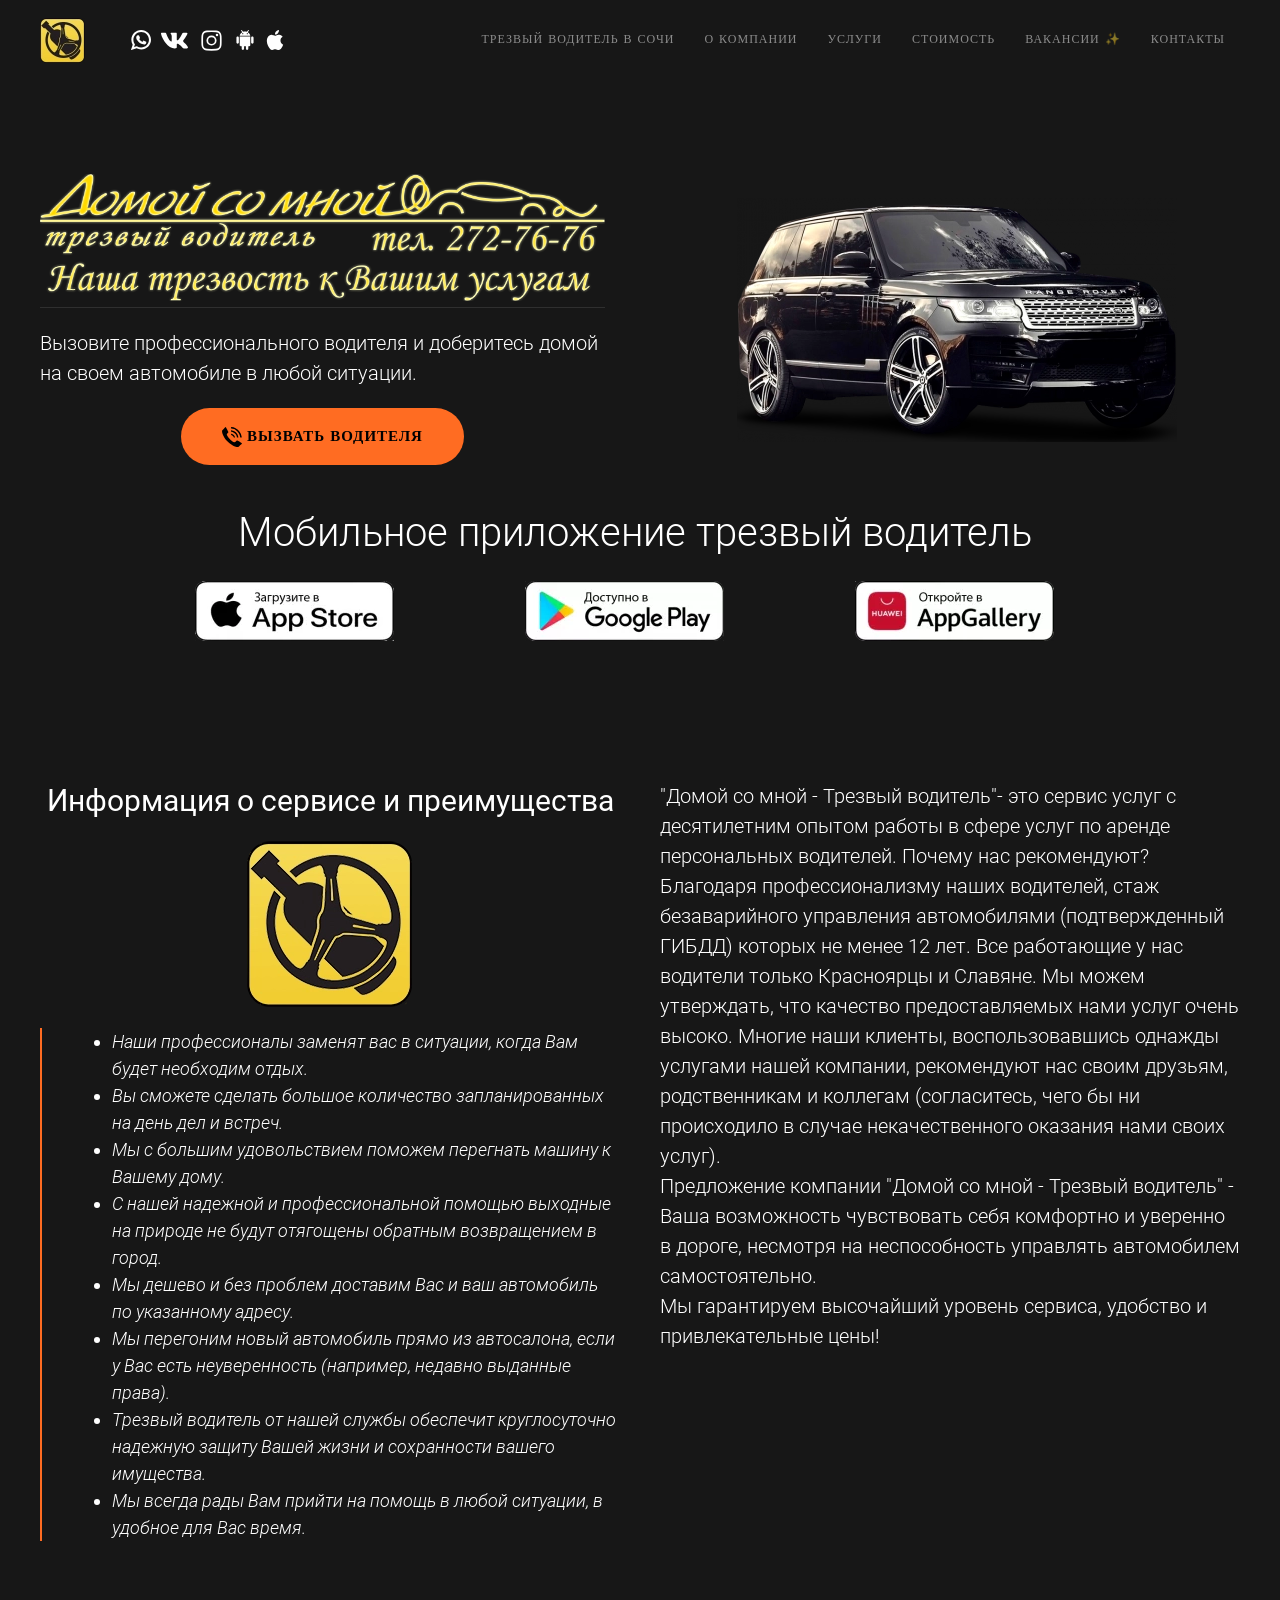
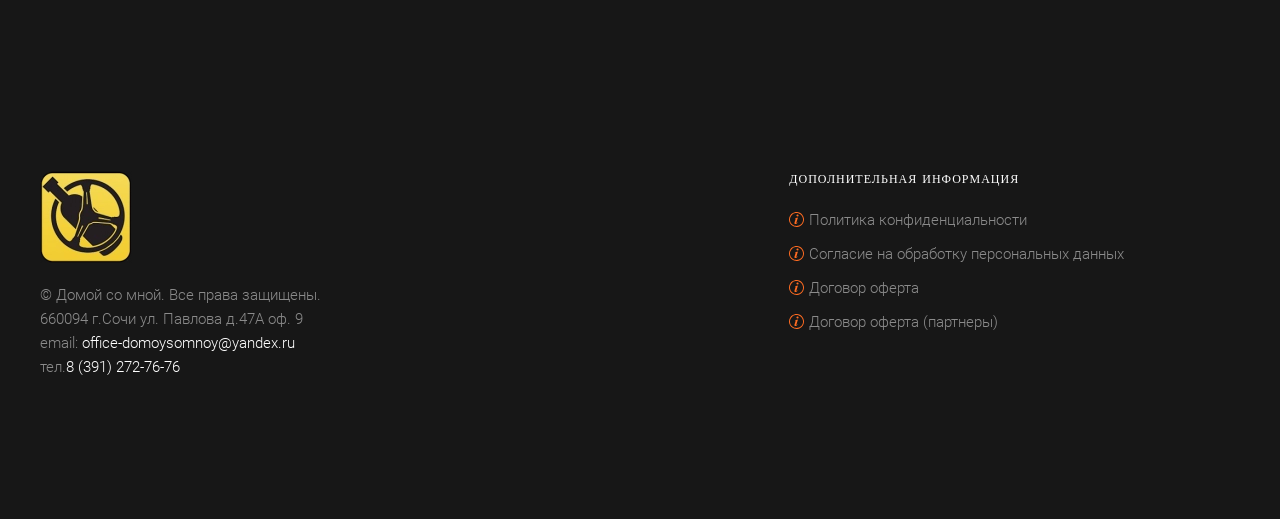
<file: о-компании.html>
<!DOCTYPE html>
<html lang="ru-ru" dir="ltr">

<head>
<meta name="viewport" content="width=device-width,initial-scale=1">
<meta http-equiv="Cache-control" content="public">
<meta charset="UTF-8">
<meta property="og:locale" content="ru_RU">

<meta name="content-language" content="ru" />
<link rel="icon" href="/src/images/favicon.ico" type="image/x-icon">  
<link rel="apple-touch-icon" href="/src/images/apple-touch-icon.webp">
<title>Трезвый водитель Сочи - Круглосуточный вызов трезвого водителя</title>

<link rel="preload" href="/src/css/style.css" as="style" onload='this.rel="stylesheet"'>

<body>
  <div class="tm-page">
	<header class="tm-header-mobile lp-hidden@m">
	  <div class="lp-navbar-container">
		<div class="lp-container lp-container-expand">
		  <nav class="lp-navbar">
			<div class="lp-navbar-left">
			  <a href="/" aria-label="Вернуться в начало" class="lp-logo lp-navbar-item">
				<picture>
				  <source type="image/webp" srcset="/src/images/Logotip45.webp 45w, /src/images/Logotip90.webp 90w" sizes="(min-width: 45px) 45px"><img alt="Домой со мной" loading="eager" src="/src/images/Logotip45.webp" width="45" height="45"></picture>
				<picture>
				  <source type="image/webp" srcset="/src/images/Logotip45.webp 45w, /src/images/Logotip90.webp 90w" sizes="(min-width: 45px) 45px"><img class="lp-logo-inverse" alt="Домой со мной" loading="eager" src="/src/images/Logotip45.webp" width="45" height="45"></picture>
			  </a>
			  <div class="lp-navbar-item">
				<ul class="lp-flex-inline lp-flex-middle lp-flex-nowrap lp-grid-small">
				  <li>
					<a href="https://api.whatsapp.com/send?phone=79676127676" class="lp-preserve-width lp-icon-link" rel="noreferrer" title="whatsapp" aria-label="whatsapp"><img src="/src/svg/icons/whatsapp.svg" width="20" height="20" alt="WhatsApp"></a>
				  </li>
				  <li>
					<a href="https://www.instagram.com/domoy.so.mnoy/" class="lp-preserve-width lp-icon-link" rel="noreferrer" title="instagram" aria-label="instagram"><img src="/src/svg/icons/instagram.svg" width="27" height="27" alt="Instagram"></a>
				  </li>
				  <li>
					<a href="https://vk.com/domoysomnoy_krsk" class="lp-preserve-width lp-icon-link" rel="noreferrer" title="Вконтакте" aria-label="Вконтакте"><img src="/src/svg/icons/vk.svg" width="27" height="27" alt="Вконтакте"></a>
				  </li>
				  <li>
					<a href="https://play.google.com/store/apps/details?id=ru.taximaster.tmtaxicaller.id3036&amp;hl=ru&amp;gl=US" class="lp-preserve-width lp-icon-link" rel="noreferrer" title="Приложение android" aria-label="Приложение android"><img src="/src/svg/icons/android.svg" width="20" height="20" alt="Приложение android"></a>
				  </li>
				  <li>
					<a href="https://apps.apple.com/us/app/%D1%82%D1%80%D0%B5%D0%B7%D0%B2%D1%8B%D0%B9-%D0%B2%D0%BE%D0%B4%D0%B8%D1%82%D0%B5%D0%BB%D1%8C-%D0%B4%D0%BE%D0%BC%D0%BE%D0%B9-%D1%81%D0%BE-%D0%BC%D0%BD%D0%BE%D0%B9/id1534855047?ign-itsct=apps_box&amp;ign-itscg=30200" class="lp-preserve-width lp-icon-link" rel="noreferrer" title="Приложение ios" aria-label="Приложение ios"><img src="/src/svg/icons/apple.svg" width="20" height="20" alt="Приложение ios"></a>
				  </li>
				</ul>
			  </div>
			</div>
			<div class="lp-navbar-right">
			  <a href="#" class="lp-navbar-toggle" id="menu-open">
				<div lp-navbar-toggle-icon><img src="/src/svg/icons/menu.svg" alt="menu" title="menu" width="27px" height="27px"></div>
			  </a>
			</div>
		  </nav>
		</div>
	  </div>
	  <div class="lp-offcanvas">
		<div class="lp-offcanvas-bar lp-flex lp-flex-column">
		  <div class="lp-margin-auto-bottom">
			<div class="lp-panel">
			  <ul class="lp-nav lp-nav-default lp-nav-divider lp-nav-accordion">
				<li class="close-menu"><a href="/">Трезвый водитель</a> <a href="#" id="close-menu"><img src="/src/svg/icons/close.svg" alt="close-menu" title="close-menu" width="27px" height="27px" class="close-image"></a></li>
				<li class="lp-active "><a href="/о-компании">О компании</a></li>
				<li class="lp-parent"><a href>Услуги<span lp-nav-parent-icon></span></a>
				  <ul class="lp-nav-sub">
					<li><a href="/услуги/трезвый-водитель">Трезвый водитель</a></li>
					<li><a href="/услуги/аренда-водителя">Водитель на день/ночь</a></li>
				  </ul>
				</li>
				<li><a href="/стоимость">Стоимость</a></li>
				<li><a href="/вакансии">Вакансии ✨</a></li>
				<li><a href="#contacts" lp-scroll>Контакты</a></li>
			  </ul>
			</div>
		  </div>
		  <div class="lp-grid-margin">
			<div class="lp-panel">
			  <div class="lp-grid tm-grid-expand lp-child-width-1-1 lp-grid-margin">
				<div class="lp-width-1-1">
				  <div class="lp-h5 lp-margin-remove-vertical">Обратная связь</div>
				  <div class="lp-margin-small">
					<div class="lp-flex-middle lp-grid-small contact-menu">
					  <div class="el-item"><a class="el-content lp-link-text" href="mailto:office-domoysomnoy@yandex.ru"><img src="/src/svg/icons/email.svg" width="20" height="20" alt="email"> Почта</a></div>
					  <div class="el-item"><a class="el-content lp-link-text" href="tel:+73912727676"><img src="/src/svg/icons/telefon.svg" width="20" height="20" alt="tel"> Телефон</a></div>
					</div>
				  </div>
				  <div class="lp-margin" lp-scrollspy="target: [];">
					<div class="lp-child-width-auto lp-grid-medium lp-flex-inline" >
					  <div>
						<a class="el-link lp-icon-link" href="https://www.instagram.com/domoy.so.mnoy/" aria-label="instagram" rel="noreferrer" title="instagram"><img src="/src/svg/icons/instagram.svg" width="27" height="27" alt="Instagram"></a>
					  </div>
					  <div>
						<a class="el-link lp-icon-link" href="https://api.whatsapp.com/send?phone=79676127676" aria-label="whatsapp" rel="noreferrer" title="whatsapp"><img src="/src/svg/icons/whatsapp.svg" width="20" height="20" alt="WhatsApp"></a>
					  </div>
					  <div>
						<a class="el-link lp-icon-link" href="https://vk.com/domoysomnoy_krsk" aria-label="Вконтакте" rel="noreferrer" title="Вконтакте"><img src="/src/svg/icons/vk.svg" width="27" height="27" alt="Вконтакте"></a>
					  </div>
					  <div>
						<a class="el-link lp-icon-link" href="https://play.google.com/store/apps/details?id=ru.taximaster.tmtaxicaller.id3036&amp;hl=ru&amp;gl=US" aria-label="Google Play" rel="noreferrer" title="Приложение Гугл"><img src="/src/svg/icons/android.svg" width="20" height="20" alt="Приложение android"></a>
					  </div>
					  <div>
						<a class="el-link lp-icon-link" href="https://apps.apple.com/us/app/%D1%82%D1%80%D0%B5%D0%B7%D0%B2%D1%8B%D0%B9-%D0%B2%D0%BE%D0%B4%D0%B8%D1%82%D0%B5%D0%BB%D1%8C-%D0%B4%D0%BE%D0%BC%D0%BE%D0%B9-%D1%81%D0%BE-%D0%BC%D0%BD%D0%BE%D0%B9/id1534855047?ign-itsct=apps_box&amp;ign-itscg=30200" aria-label="App Store" rel="noreferrer" title="Приложение Apple"><img src="/src/svg/icons/apple.svg" width="20" height="20" alt="Приложение ios"></a>
					  </div>
					</div>
				  </div>
				</div>
			  </div>
			</div>
		  </div>
		</div>
	  </div>
	</header>
	<header class="tm-header lp-visible@m">
		<div class="lp-navbar-container">
		  <div class="lp-container">
			<nav class="lp-navbar">
			  <div class="lp-navbar-left">
				<a href="/" aria-label="Вернуться в начало" class="lp-logo lp-navbar-item">
				  <picture>
					<source type="image/webp" srcset="/src/images/Logotip45.webp 45w, /src/images/Logotip90.webp 90w" sizes="(min-width: 45px) 45px"><img alt="Домой со мной" loading="eager" src="/src/images/Logotip45.webp" width="45" height="45"></picture>
				  <picture>
					<source type="image/webp" srcset="/src/images/Logotip45.webp 45w, /src/images/Logotip90.webp 90w" sizes="(min-width: 45px) 45px"><img class="lp-logo-inverse" alt="Домой со мной" loading="eager" src="/src/images/Logotip45.webp" width="45" height="45"></picture>
				</a>
				<div class="lp-navbar-item">
				  <ul class="lp-flex-inline lp-flex-middle lp-flex-nowrap lp-grid-small" >
					<li>
					  <a href="https://api.whatsapp.com/send?phone=79676127676" class="lp-icon-link" rel="noreferrer" aria-label="Whatsapp" title="Whatsapp"><img src="/src/svg/icons/whatsapp.svg" width="20" height="20" alt="WhatsApp"></a>
					</li>
					<li>
					  <a href="https://vk.com/domoysomnoy_krsk" class=" lp-icon-link" rel="noreferrer" aria-label="Вконтакте" title="Вконтакте"><img src="/src/svg/icons/vk.svg" width="27" height="27" alt="Вконтакте"></a>
					</li>
					<li>
					  <a href="https://www.instagram.com/domoy.so.mnoy/" class="lp-icon-link" rel="noreferrer" aria-label="instagram" title="instagram"><img src="/src/svg/icons/instagram.svg" width="27" height="27" alt="Instagram"></a>
					</li>
					<li>
					  <a href="https://play.google.com/store/apps/details?id=ru.taximaster.tmtaxicaller.id3036&amp;hl=ru&amp;gl=US" class="lp-icon-link" rel="noreferrer" aria-label="Приложение android" title="Приложение android"><img src="/src/svg/icons/android.svg" width="20" height="20" alt="Приложение android"></a>
					</li>
					<li>
					  <a href="https://apps.apple.com/us/app/%D1%82%D1%80%D0%B5%D0%B7%D0%B2%D1%8B%D0%B9-%D0%B2%D0%BE%D0%B4%D0%B8%D1%82%D0%B5%D0%BB%D1%8C-%D0%B4%D0%BE%D0%BC%D0%BE%D0%B9-%D1%81%D0%BE-%D0%BC%D0%BD%D0%BE%D0%B9/id1534855047?ign-itsct=apps_box&amp;ign-itscg=30200" class=" lp-icon-link" rel="noreferrer" aria-label="Приложение ios" title="Приложение ios"><img src="/src/svg/icons/apple.svg" width="20" height="20" alt="Приложение ios"></a>
					</li>
				  </ul>
				</div>
			  </div>
			  <div class="lp-navbar-right">
				<ul class="lp-navbar-nav">
				  <li><a href="/">Трезвый водитель в Сочи</a></li>
				  <li><a href="/о-компании">О компании</a></li>
				  <li class="lp-parent"><a href="#" lp-scroll>Услуги</a>
					<div class="lp-navbar-dropdown lp-drop">
					  <div>
						<ul class="lp-nav lp-navbar-dropdown-nav">
						  <li><a href="/услуги/трезвый-водитель">Трезвый водитель</a></li>
						  <li><a href="/услуги/аренда-водителя">Водитель на день/ночь</a></li>
						</ul>
					  </div>
					</div>
				  </li>
				  <li class="item-104"><a href="/стоимость">Стоимость</a></li>
				  <li class="item-107"><a href="/вакансии">Вакансии ✨</a></li>
				  <li class="item-105"><a href="#contacts" lp-scroll>Контакты</a></li>
				</ul>
			  </div>
			</nav>
		  </div>
		</div>
	</header>
	<main id="tm-main">
	  <div class="lp-section-default lp-section lp-flex lp-flex-middle">
		<div class="lp-width-1-1 box-rover">
		  <div class="lp-container">
			<div class="lp-grid tm-grid-expand lp-grid-large lp-grid-margin-large" >
			  <div class="lp-grid-item-match lp-flex-middle lp-width-1-2">
				<div class="lp-panel">
				  <div class="lp-heading-divider lp-text-primary lp-text-left@m lp-text-center" ><img src="src/images/domoysomnoy.svg" alt="Время прибытия водителя" width="942" height="211"></div>
				  <div class="lp-panel lp-text-lead lp-margin lp-text-left@m lp-text-center" >
					<p>Вызовите профессионального водителя и доберитесь домой на своем автомобиле в любой ситуации.
					</p>
				  </div>
				  <div class="lp-margin lp-margin-remove-top lp-margin-remove-bottom lp-text-center" ><a class="el-content lp-button lp-button-primary lp-button-large lp-flex-inline lp-flex-center lp-flex-middle" title="Позвонить" aria-label="Заказать водител" href="tel:+73912727676"><img src="/src/svg/icons/receiver.svg" alt="call" title="call" class="svg-lp"> Вызвать водителя</a></div>
				</div>
			  </div>
			  <div class="lp-grid-item-match lp-flex-middle lp-width-1-2 b-mobile">
				<div class="lp-panel">
				  <div class="main-image">
					<picture>
					  <source type="image/webp" srcset="/src/images/rover.webp 440w, /src/images/rover.webp 768w, /component/ajax/?p=image&amp;src=%7B%22file%22%3A%22images%2Frover.webp%22%2C%22type%22%3A%22webp%2C100%22%2C%22thumbnail%22%3A%22879%2C488%2C%22%7D&amp;hash=0b8b6e7d 879w, /src/images/rover.webp 880w" sizes="(min-width: 440px) 440px"><img src="src/images/rover.webp" width="440" height="244" class="el-image" alt="Услуга трезвый водитель"></picture>
				  </div>
				</div>
			  </div>
			</div>
			<div class="lp-grid tm-grid-expand lp-child-width-1-1 lp-grid-margin">
			  <div class="lp-width-1-1">
				<h1 class="lp-h1 app-title"><center>Мобильное приложение трезвый водитель</center></h1>
				<div class="lp-margin lp-text-center">
				  <div class="lp-grid lp-child-width-1-1 lp-child-width-1-4 lp-flex-center lp-flex-middle lp-grid-match">
					<div class="s-mobile">
					  <div class="el-item lp-panel lp-margin-remove-first-child app-icon">
						<a href="https://apps.apple.com/us/app/%D1%82%D1%80%D0%B5%D0%B7%D0%B2%D1%8B%D0%B9-%D0%B2%D0%BE%D0%B4%D0%B8%D1%82%D0%B5%D0%BB%D1%8C-%D0%B4%D0%BE%D0%BC%D0%BE%D0%B9-%D1%81%D0%BE-%D0%BC%D0%BD%D0%BE%D0%B9/id1534855047?ign-itsct=apps_box&amp;ign-itscg=30200" aria-label="Загрузите приложение для iOS"><img src="src/images/App-Store.webp" srcset="/src/images/App-Store.webp 199w, /src/images/App-Store.webp 397w, /src/images/App-Store.webp 398w" sizes="(min-width: 199px) 199px" width="199" height="60" alt="Мобильное приложение в App Store" class="el-image"></a>
					  </div>
					</div>
					<div class="s-mobile">
					  <div class="el-item lp-panel lp-margin-remove-first-child app-icon">
						<a href="https://play.google.com/store/apps/details?id=ru.taximaster.tmtaxicaller.id3036&amp;hl=ru&amp;gl=US" aria-label="Загрузите мобильное приложение для Android"><img src="src/images/Play-Market.webp" srcset="/src/images/Play-Market.webp 199w, /src/images/Play-Market.webp 397w, /src/images/Play-Market.webp 398w" sizes="(min-width: 199px) 199px" width="199" height="60" alt="Мобильное приложение в Play Market" class="el-image"></a>
					  </div>
					</div>
					<div class="s-mobile">
					  <div class="el-item lp-panel lp-margin-remove-first-child app-icon">
						<a href="https://appgallery.huawei.com/app/C104755799" aria-label="Загрузите мобильное приложение для Huawei"><img src="src/images/App-Gallery.webp" srcset="/src/images/App-Gallery.webp 199w, /src/images/App-Gallery.webp 397w, /src/images/App-Gallery.webp 398w" sizes="(min-width: 199px) 199px" width="199" height="60" alt="Мобильное приложение в App Gallery" class="el-image"></a>
					  </div>
					</div>
				  </div>
				</div>
			  </div>
			</div>
		  </div>
		</div>
	  </div>
	  <div class="lp-section-default lp-section">
		  <div class="lp-container">
			<div class="lp-grid tm-grid-expand lp-margin-large">
			  <div class="lp-width-1-2 lp-first-column">
				<h2 class="lp-h2 lp-text-center lp-scrollspy-inview">Информация о&nbsp;сервисе&nbsp;и преимущества</h2>
				<div class="lp-margin lp-text-center lp-scrollspy-inview">
					<img src="/src/images/Logotip168.webp" width="168" height="168" class="el-image" alt="Домой со мной" >
				</div>
				<blockquote class="lp-text-left">
				  <ul>
					<li>Наши профессионалы заменят вас в ситуации, когда Вам будет необходим отдых.</li>
					<li>Вы сможете сделать большое количество запланированных на день дел и встреч.</li>
					<li>Мы с большим удовольствием поможем перегнать машину к Вашему дому.</li>
					<li>С нашей надежной и профессиональной помощью выходные на природе не будут отягощены обратным возвращением в город.</li>
					<li>Мы дешево и без проблем доставим Вас и ваш автомобиль по указанному адресу.</li>
					<li>Мы перегоним новый автомобиль прямо из автосалона, если у Вас есть неуверенность (например, недавно выданные права).</li>
					<li>Трезвый водитель от нашей службы обеспечит круглосуточно надежную защиту Вашей жизни и сохранности вашего имущества.</li>
					<li>Мы всегда рады Вам прийти на помощь в любой ситуации, в удобное для Вас время.</li>
				  </ul>
				</blockquote>
			  </div>
			  <div class="lp-width-1-2">
				<div class="lp-panel lp-text-lead lp-margin-large lp-scrollspy-inview">
				  <p>"Домой со мной - Трезвый водитель"- это сервис услуг с десятилетним опытом работы в сфере услуг по аренде персональных водителей. Почему нас рекомендуют?
					<br>Благодаря профессионализму наших водителей, стаж безаварийного управления автомобилями (подтвержденный ГИБДД) которых не менее 12 лет. Все работающие у нас водители только Красноярцы и Славяне. Мы можем утверждать, что качество предоставляемых нами услуг очень высоко. Многие наши клиенты, воспользовавшись однажды услугами нашей компании, рекомендуют нас своим друзьям, родственникам и коллегам (согласитесь, чего бы ни происходило в случае некачественного оказания нами своих услуг).
					<br>Предложение компании "Домой со мной - Трезвый водитель" - Ваша возможность чувствовать себя комфортно и уверенно в дороге, несмотря на неспособность управлять автомобилем самостоятельно.
					<br>Мы гарантируем высочайший уровень сервиса, удобство и привлекательные цены!</p>
				</div>
			  </div>
			</div>
		  </div>
		</div>
	  
	</main>
	<footer>
	  <div class="lp-section-default lp-section lp-section-large" lp-scrollspy="target: []; cls: lp-animation-fade; delay: false;">
		<div class="lp-container">
		  <div class="lp-grid tm-grid-expand lp-grid-large lp-grid-margin-large" >
			<div class="lp-width-expand@m">
			  <div class="lp-margin lp-text-left">
				<a class="el-link" href="/" aria-label="Услуга трезвый водитель">
				  <picture>
					<source type="image/webp" srcset="/src/images/Logotip90.webp 92w, /src/images/Logotip90.webp 168w" sizes="(min-width: 92px) 92px"><img src="/src/images/Logotip90.webp" width="92" height="92" class="el-image" alt="Трезвый водитель Сочи"></picture>
				</a>
			  </div>
			  <div class="lp-panel lp-text-muted lp-margin lp-text-left" id="contacts" >
				<p>© Домой со мной. Все права защищены.
				  <br>660094 г.Сочи ул. Павлова д.47А оф. 9
				  <br>email: <a href="mailto:office-domoysomnoy@yandex.ru"><span class="email-address">office-domoysomnoy@yandex.ru</span></a>
				  <br>тел.<a href="tel:+73912727676">8 (391) 272-76-76</a></p>
			  </div>
			</div>
			<div class="lp-width-large@m b-mobile">
			  <h2 class="lp-h5 lp-text-left">Дополнительная информация</h2>
			  <ul class="lp-list">
				  <li class="el-item">
					<a href="/политика-конфиденциальности" class="lp-link-toggle">
					  <div class="lp-grid-small">
						  <div class="footer-icon"><img src="/src/svg/icons/info.svg" alt="info" class="svg-lp" width="20px" height="20px"><span class="lp-link-muted lp-margin-remove-last-child"><p>Политика конфиденциальности</p></span></div>
					  </div>
					</a>
				  </li>
				  <li class="el-item">
					<a href="/обработка-персональных-данных" class="lp-link-toggle">
					  <div class="lp-grid-small">
						  <div class="footer-icon"><img src="/src/svg/icons/info.svg" alt="info" class="svg-lp" width="20px" height="20px"><span class="lp-link-muted lp-margin-remove-last-child"><p>Согласие на обработку&nbsp;персональных данных</p></span></div>
					  </div>
					</a>
				  </li>
				  <li class="el-item">
					<a href="/договор-оферта-пользователя" class="lp-link-toggle">
					  <div class="lp-grid-small">
						  <div class="footer-icon"><img src="/src/svg/icons/info.svg" alt="info" class="svg-lp" width="20px" height="20px"><span class="lp-link-muted lp-margin-remove-last-child"><p>Договор оферта</p></span></div>
					  </div>
					</a>
				  </li>
				  <li class="el-item">
					  <a href="/договор-оферта-партнеры" class="lp-link-toggle">
						<div class="lp-grid-small ">
						  <div class="footer-icon"><img src="/src/svg/icons/info.svg" alt="info" class="svg-lp" width="20px" height="20px"><span class="lp-link-muted lp-margin-remove-last-child"><p>Договор оферта (партнеры)</p></span></div>
						</div>
					  </a>
					</li>
				</ul>
			  <button id="scrollToTop" onclick="scrollToTop()">
				<img src="/src/svg/icons/to-top.svg" alt="To Top" width="27px" height="27px">
			  </button>

			</div>
		  </div>
		</div>
	  </div>
	</footer>
  </div>
  <script src="/src/js/main.js"></script>
</body>
</file>
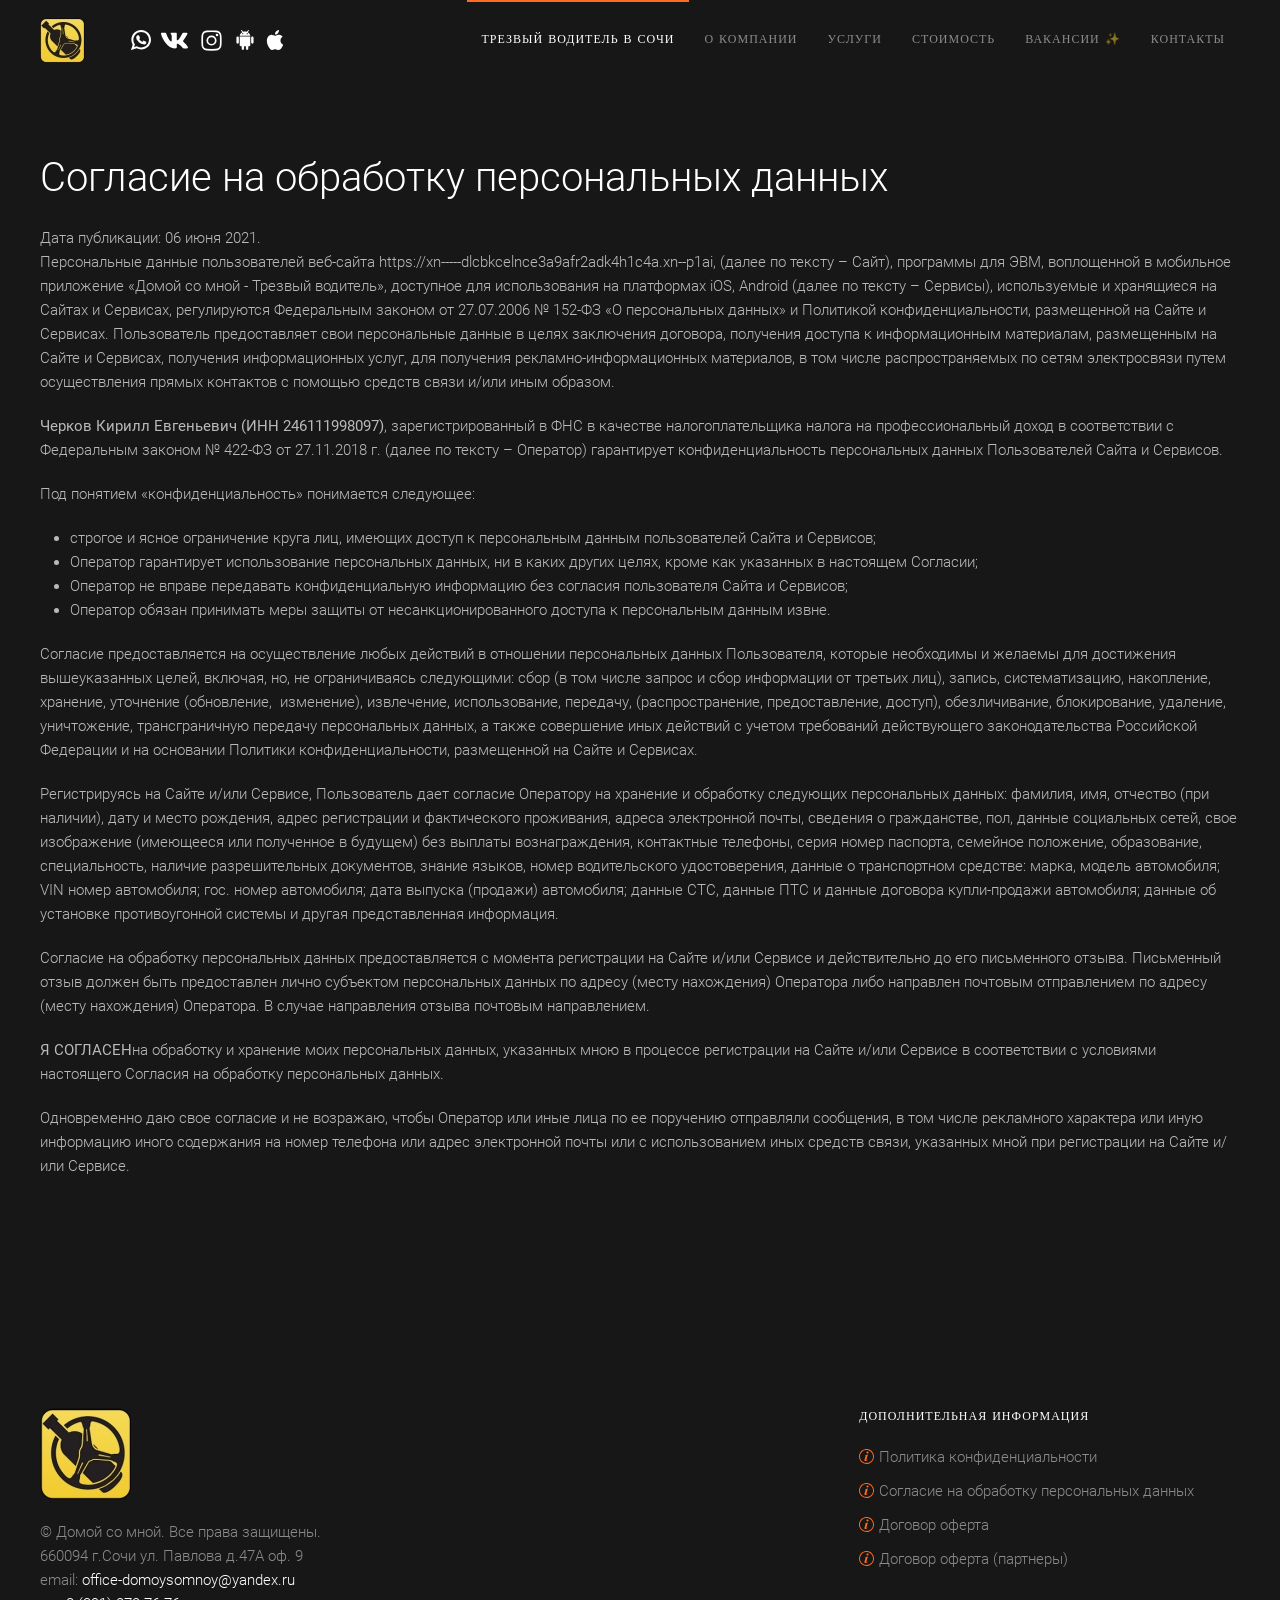
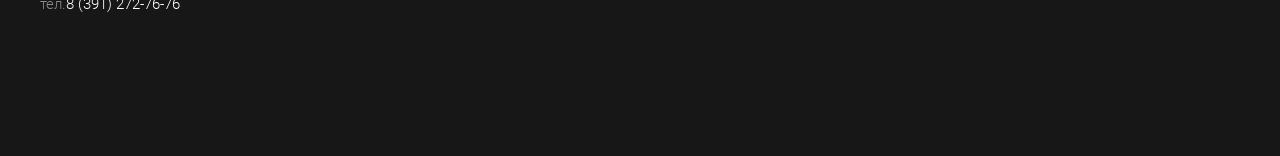
<file: обработка-персональных-данных.html>
<!DOCTYPE html>
<html lang="ru-ru" dir="ltr">
<head>
<meta name="viewport" content="width=device-width,initial-scale=1">
<meta http-equiv="Cache-control" content="public">
<meta charset="UTF-8">
<meta name="content-language" content="ru" />
<link rel="icon" href="/src/images/favicon.ico" type="image/x-icon">  
<link rel="apple-touch-icon" href="/src/images/apple-touch-icon.webp">
<title>Трезвый водитель Сочи - Круглосуточный вызов трезвого водителя</title>
<link rel="preload" href="/src/css/article.css" as="style" onload='this.rel="stylesheet"'>

<body>
  <div class="tm-page">
	<header class="tm-header-mobile lp-hidden@m">
	  <div class="lp-navbar-container">
		<div class="lp-container lp-container-expand">
		  <nav class="lp-navbar">
			<div class="lp-navbar-left">
			  <a href="/" aria-label="Вернуться в начало" class="lp-logo lp-navbar-item">
				<picture>
				  <source type="image/webp" srcset="/src/images/Logotip45.webp 45w, /src/images/Logotip90.webp 90w" sizes="(min-width: 45px) 45px"><img alt="Домой со мной" loading="eager" src="/src/images/Logotip45.webp" width="45" height="45"></picture>
				<picture>
				  <source type="image/webp" srcset="/src/images/Logotip45.webp 45w, /src/images/Logotip90.webp 90w" sizes="(min-width: 45px) 45px"><img class="lp-logo-inverse" alt="Домой со мной" loading="eager" src="/src/images/Logotip45.webp" width="45" height="45"></picture>
			  </a>
			  <div class="lp-navbar-item">
				<ul class="lp-flex-inline lp-flex-middle lp-flex-nowrap lp-grid-small">
				  <li>
					<a href="https://api.whatsapp.com/send?phone=79676127676" class="lp-preserve-width lp-icon-link" rel="noreferrer" title="whatsapp" aria-label="whatsapp"><img src="/src/svg/icons/whatsapp.svg" width="20" height="20" alt="WhatsApp"></a>
				  </li>
				  <li>
					<a href="https://www.instagram.com/domoy.so.mnoy/" class="lp-preserve-width lp-icon-link" rel="noreferrer" title="instagram" aria-label="instagram"><img src="/src/svg/icons/instagram.svg" width="27" height="27" alt="Instagram"></a>
				  </li>
				  <li>
					<a href="https://vk.com/domoysomnoy_krsk" class="lp-preserve-width lp-icon-link" rel="noreferrer" title="Вконтакте" aria-label="Вконтакте"><img src="/src/svg/icons/vk.svg" width="27" height="27" alt="Вконтакте"></a>
				  </li>
				  <li>
					<a href="https://play.google.com/store/apps/details?id=ru.taximaster.tmtaxicaller.id3036&amp;hl=ru&amp;gl=US" class="lp-preserve-width lp-icon-link" rel="noreferrer" title="Приложение android" aria-label="Приложение android"><img src="/src/svg/icons/android.svg" width="20" height="20" alt="Приложение android"></a>
				  </li>
				  <li>
					<a href="https://apps.apple.com/us/app/%D1%82%D1%80%D0%B5%D0%B7%D0%B2%D1%8B%D0%B9-%D0%B2%D0%BE%D0%B4%D0%B8%D1%82%D0%B5%D0%BB%D1%8C-%D0%B4%D0%BE%D0%BC%D0%BE%D0%B9-%D1%81%D0%BE-%D0%BC%D0%BD%D0%BE%D0%B9/id1534855047?ign-itsct=apps_box&amp;ign-itscg=30200" class="lp-preserve-width lp-icon-link" rel="noreferrer" title="Приложение ios" aria-label="Приложение ios"><img src="/src/svg/icons/apple.svg" width="20" height="20" alt="Приложение ios"></a>
				  </li>
				</ul>
			  </div>
			</div>
			<div class="lp-navbar-right">
			  <a href="#" class="lp-navbar-toggle" id="menu-open">
				<div lp-navbar-toggle-icon><img src="/src/svg/icons/menu.svg" alt="menu" title="menu" width="27px" height="27px"></div>
			  </a>
			</div>
		  </nav>
		</div>
	  </div>
	  <div class="lp-offcanvas">
		<div class="lp-offcanvas-bar lp-flex lp-flex-column">
		  <div class="lp-margin-auto-bottom">
			<div class="lp-panel">
			  <ul class="lp-nav lp-nav-default lp-nav-divider lp-nav-accordion">
				<li class="lp-active close-menu"><a href="/">Трезвый водитель</a> <a href="#" id="close-menu"><img src="/src/svg/icons/close.svg" alt="close-menu" title="close-menu" width="27px" height="27px" class="close-image"></a></li>
				<li><a href="/о-компании">О компании</a></li>
				<li class="lp-parent"><a href>Услуги<span lp-nav-parent-icon></span></a>
				  <ul class="lp-nav-sub">
					<li><a href="/услуги/трезвый-водитель">Трезвый водитель</a></li>
					<li><a href="/услуги/аренда-водителя">Водитель на день/ночь</a></li>
				  </ul>
				</li>
				<li><a href="/стоимость">Стоимость</a></li>
				<li><a href="/вакансии">Вакансии ✨</a></li>
				<li><a href="#contacts" lp-scroll>Контакты</a></li>
			  </ul>
			</div>
		  </div>
		  <div class="lp-grid-margin">
			<div class="lp-panel">
			  <div class="lp-grid tm-grid-expand lp-child-width-1-1 lp-grid-margin">
				<div class="lp-width-1-1">
				  <div class="lp-h5 lp-margin-remove-vertical">Обратная связь</div>
				  <div class="lp-margin-small">
					<div class="lp-flex-middle lp-grid-small contact-menu">
					  <div class="el-item"><a class="el-content lp-link-text" href="mailto:office-domoysomnoy@yandex.ru"><img src="/src/svg/icons/email.svg" width="20" height="20" alt="email"> Почта</a></div>
					  <div class="el-item"><a class="el-content lp-link-text" href="tel:+73912727676"><img src="/src/svg/icons/telefon.svg" width="20" height="20" alt="tel"> Телефон</a></div>
					</div>
				  </div>
				  <div class="lp-margin" lp-scrollspy="target: [];">
					<div class="lp-child-width-auto lp-grid-medium lp-flex-inline" >
					  <div>
						<a class="el-link lp-icon-link" href="https://www.instagram.com/domoy.so.mnoy/" aria-label="instagram" rel="noreferrer" title="instagram"><img src="/src/svg/icons/instagram.svg" width="27" height="27" alt="Instagram"></a>
					  </div>
					  <div>
						<a class="el-link lp-icon-link" href="https://api.whatsapp.com/send?phone=79676127676" aria-label="whatsapp" rel="noreferrer" title="whatsapp"><img src="/src/svg/icons/whatsapp.svg" width="20" height="20" alt="WhatsApp"></a>
					  </div>
					  <div>
						<a class="el-link lp-icon-link" href="https://vk.com/domoysomnoy_krsk" aria-label="Вконтакте" rel="noreferrer" title="Вконтакте"><img src="/src/svg/icons/vk.svg" width="27" height="27" alt="Вконтакте"></a>
					  </div>
					  <div>
						<a class="el-link lp-icon-link" href="https://play.google.com/store/apps/details?id=ru.taximaster.tmtaxicaller.id3036&amp;hl=ru&amp;gl=US" aria-label="Google Play" rel="noreferrer" title="Приложение Гугл"><img src="/src/svg/icons/android.svg" width="20" height="20" alt="Приложение android"></a>
					  </div>
					  <div>
						<a class="el-link lp-icon-link" href="https://apps.apple.com/us/app/%D1%82%D1%80%D0%B5%D0%B7%D0%B2%D1%8B%D0%B9-%D0%B2%D0%BE%D0%B4%D0%B8%D1%82%D0%B5%D0%BB%D1%8C-%D0%B4%D0%BE%D0%BC%D0%BE%D0%B9-%D1%81%D0%BE-%D0%BC%D0%BD%D0%BE%D0%B9/id1534855047?ign-itsct=apps_box&amp;ign-itscg=30200" aria-label="App Store" rel="noreferrer" title="Приложение Apple"><img src="/src/svg/icons/apple.svg" width="20" height="20" alt="Приложение ios"></a>
					  </div>
					</div>
				  </div>
				</div>
			  </div>
			</div>
		  </div>
		</div>
	  </div>
	</header>
	<header class="tm-header lp-visible@m">
		<div class="lp-navbar-container">
		  <div class="lp-container">
			<nav class="lp-navbar">
			  <div class="lp-navbar-left">
				<a href="/" aria-label="Вернуться в начало" class="lp-logo lp-navbar-item">
				  <picture>
					<source type="image/webp" srcset="/src/images/Logotip45.webp 45w, /src/images/Logotip90.webp 90w" sizes="(min-width: 45px) 45px"><img alt="Домой со мной" loading="eager" src="/src/images/Logotip45.webp" width="45" height="45"></picture>
				  <picture>
					<source type="image/webp" srcset="/src/images/Logotip45.webp 45w, /src/images/Logotip90.webp 90w" sizes="(min-width: 45px) 45px"><img class="lp-logo-inverse" alt="Домой со мной" loading="eager" src="/src/images/Logotip45.webp" width="45" height="45"></picture>
				</a>
				<div class="lp-navbar-item">
				  <ul class="lp-flex-inline lp-flex-middle lp-flex-nowrap lp-grid-small" >
					<li>
					  <a href="https://api.whatsapp.com/send?phone=79676127676" class="lp-icon-link" rel="noreferrer" aria-label="Whatsapp" title="Whatsapp"><img src="/src/svg/icons/whatsapp.svg" width="20" height="20" alt="WhatsApp"></a>
					</li>
					<li>
					  <a href="https://vk.com/domoysomnoy_krsk" class=" lp-icon-link" rel="noreferrer" aria-label="Вконтакте" title="Вконтакте"><img src="/src/svg/icons/vk.svg" width="27" height="27" alt="Вконтакте"></a>
					</li>
					<li>
					  <a href="https://www.instagram.com/domoy.so.mnoy/" class="lp-icon-link" rel="noreferrer" aria-label="instagram" title="instagram"><img src="/src/svg/icons/instagram.svg" width="27" height="27" alt="Instagram"></a>
					</li>
					<li>
					  <a href="https://play.google.com/store/apps/details?id=ru.taximaster.tmtaxicaller.id3036&amp;hl=ru&amp;gl=US" class="lp-icon-link" rel="noreferrer" aria-label="Приложение android" title="Приложение android"><img src="/src/svg/icons/android.svg" width="20" height="20" alt="Приложение android"></a>
					</li>
					<li>
					  <a href="https://apps.apple.com/us/app/%D1%82%D1%80%D0%B5%D0%B7%D0%B2%D1%8B%D0%B9-%D0%B2%D0%BE%D0%B4%D0%B8%D1%82%D0%B5%D0%BB%D1%8C-%D0%B4%D0%BE%D0%BC%D0%BE%D0%B9-%D1%81%D0%BE-%D0%BC%D0%BD%D0%BE%D0%B9/id1534855047?ign-itsct=apps_box&amp;ign-itscg=30200" class=" lp-icon-link" rel="noreferrer" aria-label="Приложение ios" title="Приложение ios"><img src="/src/svg/icons/apple.svg" width="20" height="20" alt="Приложение ios"></a>
					</li>
				  </ul>
				</div>
			  </div>
			  <div class="lp-navbar-right">
				<ul class="lp-navbar-nav">
				  <li class="lp-active"><a href="/">Трезвый водитель в Сочи</a></li>
				  <li><a href="/о-компании">О компании</a></li>
				  <li class="lp-parent"><a href="#" lp-scroll>Услуги</a>
					<div class="lp-navbar-dropdown lp-drop">
					  <div>
						<ul class="lp-nav lp-navbar-dropdown-nav">
						  <li><a href="/услуги/трезвый-водитель">Трезвый водитель</a></li>
						  <li><a href="/услуги/аренда-водителя">Водитель на день/ночь</a></li>
						</ul>
					  </div>
					</div>
				  </li>
				  <li><a href="/стоимость">Стоимость</a></li>
				  <li><a href="/вакансии">Вакансии ✨</a></li>
				  <li><a href="#contacts" lp-scroll>Контакты</a></li>
				</ul>
			  </div>
			</nav>
		  </div>
		</div>
	</header>
	<main id="tm-main" class="tm-main lp-section lp-section-default">
	  <div class="lp-container">
		  <article class="lp-article">
			<h1 class="lp-article-title">Согласие на обработку персональных данных</h1>
			<p class="lp-margin-remove-bottom lp-article-meta">Дата публикации:
			  <time datetime="2021-06-06T19:15:00+07:00">06 июня 2021</time>.</p>
			<div class="lp-margin-medium" property="text">
			  <p>Персональные данные пользователей веб-сайта https://xn-----dlcbkcelnce3a9afr2adk4h1c4a.xn--p1ai, (далее по тексту – Сайт), программы для ЭВМ, воплощенной в мобильное приложение «Домой со мной - Трезвый водитель», доступное для использования на платформах iOS, Android (далее по тексту – Сервисы), используемые и хранящиеся на Сайтах и Сервисах, регулируются Федеральным законом от 27.07.2006 № 152-ФЗ «О персональных данных» и Политикой конфиденциальности, размещенной на Сайте и Сервисах. Пользователь предоставляет свои персональные данные в целях заключения договора, получения доступа к информационным материалам, размещенным на Сайте и Сервисах, получения информационных услуг, для получения рекламно-информационных материалов, в том числе распространяемых по сетям электросвязи путем осуществления прямых контактов с помощью средств связи и/или иным образом.</p>
			  <p><strong>Черков Кирилл Евгеньевич (ИНН 246111998097)</strong>, зарегистрированный в ФНС в качестве налогоплательщика налога на профессиональный доход в соответствии с Федеральным законом № 422-ФЗ от 27.11.2018 г. (далее по тексту – Оператор) гарантирует конфиденциальность персональных данных Пользователей Сайта и Сервисов.</p>
			  <p>Под понятием «конфиденциальность» понимается следующее:</p>
			  <ul>
				<li>строгое и ясное ограничение круга лиц, имеющих доступ к персональным данным пользователей Сайта и Сервисов;</li>
				<li>Оператор гарантирует использование персональных данных, ни в каких других целях, кроме как указанных в настоящем Согласии;</li>
				<li>Оператор не вправе передавать конфиденциальную информацию без согласия пользователя Сайта и Сервисов;</li>
				<li>Оператор обязан принимать меры защиты от несанкционированного доступа к персональным данным извне.</li>
			  </ul>
			  <p>Согласие предоставляется на осуществление любых действий в отношении персональных данных Пользователя, которые необходимы и желаемы для достижения вышеуказанных целей, включая, но, не ограничиваясь следующими: сбор (в том числе запрос и сбор информации от третьих лиц), запись, систематизацию, накопление, хранение, уточнение (обновление,&nbsp; изменение), извлечение, использование, передачу, (распространение, предоставление, доступ), обезличивание, блокирование, удаление, уничтожение, трансграничную передачу персональных данных, а также совершение иных действий с учетом требований действующего законодательства Российской Федерации и на основании Политики конфиденциальности, размещенной на Сайте и Сервисах.</p>
			  <p>Регистрируясь на Сайте и/или Сервисе, Пользователь дает согласие Оператору на хранение и обработку следующих персональных данных: фамилия, имя, отчество (при наличии), дату и место рождения, адрес регистрации и фактического проживания, адреса электронной почты, сведения о гражданстве, пол, данные социальных сетей, свое изображение (имеющееся или полученное в будущем) без выплаты вознаграждения, контактные телефоны, серия номер паспорта, семейное положение, образование, специальность, наличие разрешительных документов, знание языков, номер водительского удостоверения, данные о транспортном средстве: марка, модель автомобиля; VIN номер автомобиля; гос. номер автомобиля; дата выпуска (продажи) автомобиля; данные СТС, данные ПТС и данные договора купли-продажи автомобиля; данные об установке противоугонной системы и другая представленная информация.</p>
			  <p>Согласие на обработку персональных данных предоставляется с момента регистрации на Сайте и/или Сервисе и действительно до его письменного отзыва. Письменный отзыв должен быть предоставлен лично субъектом персональных данных по адресу (месту нахождения) Оператора либо направлен почтовым отправлением по адресу (месту нахождения) Оператора. В случае направления отзыва почтовым направлением.</p>
			  <p><strong>Я СОГЛАСЕН</strong>на обработку и хранение моих персональных данных, указанных мною в процессе регистрации на Сайте и/или Сервисе в соответствии с условиями настоящего Согласия на обработку персональных данных.</p>
			  <p>Одновременно даю свое согласие и не возражаю, чтобы Оператор или иные лица по ее поручению отправляли сообщения, в том числе рекламного характера или иную информацию иного содержания на номер телефона или адрес электронной почты или с использованием иных средств связи, указанных мной при регистрации на Сайте и/или Сервисе.</p>
			</div>
		  </article>
		</div>
	</main>
	<footer>
	  <div class="lp-section-default lp-section lp-section-large" lp-scrollspy="target: []; cls: lp-animation-fade; delay: false;">
		<div class="lp-container">
		  <div class="lp-grid tm-grid-expand lp-grid-large lp-grid-margin-large" >
			<div class="lp-width-expand@m">
			  <div class="lp-margin lp-text-left">
				<a class="el-link" href="/" aria-label="Услуга трезвый водитель">
				  <picture>
					<source type="image/webp" srcset="/src/images/Logotip90.webp 92w, /src/images/Logotip90.webp 168w" sizes="(min-width: 92px) 92px"><img src="/src/images/Logotip90.webp" width="92" height="92" class="el-image" alt="Трезвый водитель Сочи"></picture>
				</a>
			  </div>
			  <div class="lp-panel lp-text-muted lp-margin lp-text-left" id="contacts" >
				<p>© Домой со мной. Все права защищены.
				  <br>660094 г.Сочи ул. Павлова д.47А оф. 9
				  <br>email: <a href="mailto:office-domoysomnoy@yandex.ru"><span class="email-address">office-domoysomnoy@yandex.ru</span></a>
				  <br>тел.<a href="tel:+73912727676">8 (391) 272-76-76</a></p>
			  </div>
			</div>
			<div class="lp-width-large@m b-mobile">
			  <h2 class="lp-h5 lp-text-left">Дополнительная информация</h2>
			  <ul class="lp-list">
				  <li class="el-item">
					<a href="/политика-конфиденциальности" class="lp-link-toggle">
					  <div class="lp-grid-small">
						  <div class="footer-icon"><img src="/src/svg/icons/info.svg" alt="info" class="svg-lp" width="20px" height="20px"><span class="lp-link-muted lp-margin-remove-last-child"><p>Политика конфиденциальности</p></span></div>
					  </div>
					</a>
				  </li>
				  <li class="el-item">
					<a href="/обработка-персональных-данных" class="lp-link-toggle">
					  <div class="lp-grid-small">
						  <div class="footer-icon"><img src="/src/svg/icons/info.svg" alt="info" class="svg-lp" width="20px" height="20px"><span class="lp-link-muted lp-margin-remove-last-child"><p>Согласие на обработку&nbsp;персональных данных</p></span></div>
					  </div>
					</a>
				  </li>
				  <li class="el-item">
					<a href="/договор-оферта-пользователя" class="lp-link-toggle">
					  <div class="lp-grid-small">
						  <div class="footer-icon"><img src="/src/svg/icons/info.svg" alt="info" class="svg-lp" width="20px" height="20px"><span class="lp-link-muted lp-margin-remove-last-child"><p>Договор оферта</p></span></div>
					  </div>
					</a>
				  </li>
				  <li class="el-item">
					  <a href="/договор-оферта-партнеры" class="lp-link-toggle">
						<div class="lp-grid-small ">
						  <div class="footer-icon"><img src="/src/svg/icons/info.svg" alt="info" class="svg-lp" width="20px" height="20px"><span class="lp-link-muted lp-margin-remove-last-child"><p>Договор оферта (партнеры)</p></span></div>
						</div>
					  </a>
					</li>
				</ul>
			  <button id="scrollToTop" onclick="scrollToTop()">
				<img src="/src/svg/icons/to-top.svg" alt="To Top" width="27px" height="27px">
			  </button>

			</div>
		  </div>
		</div>
	  </div>
	</footer>
  </div>
  <script src="/src/js/main.js"></script>
</body>
</file>
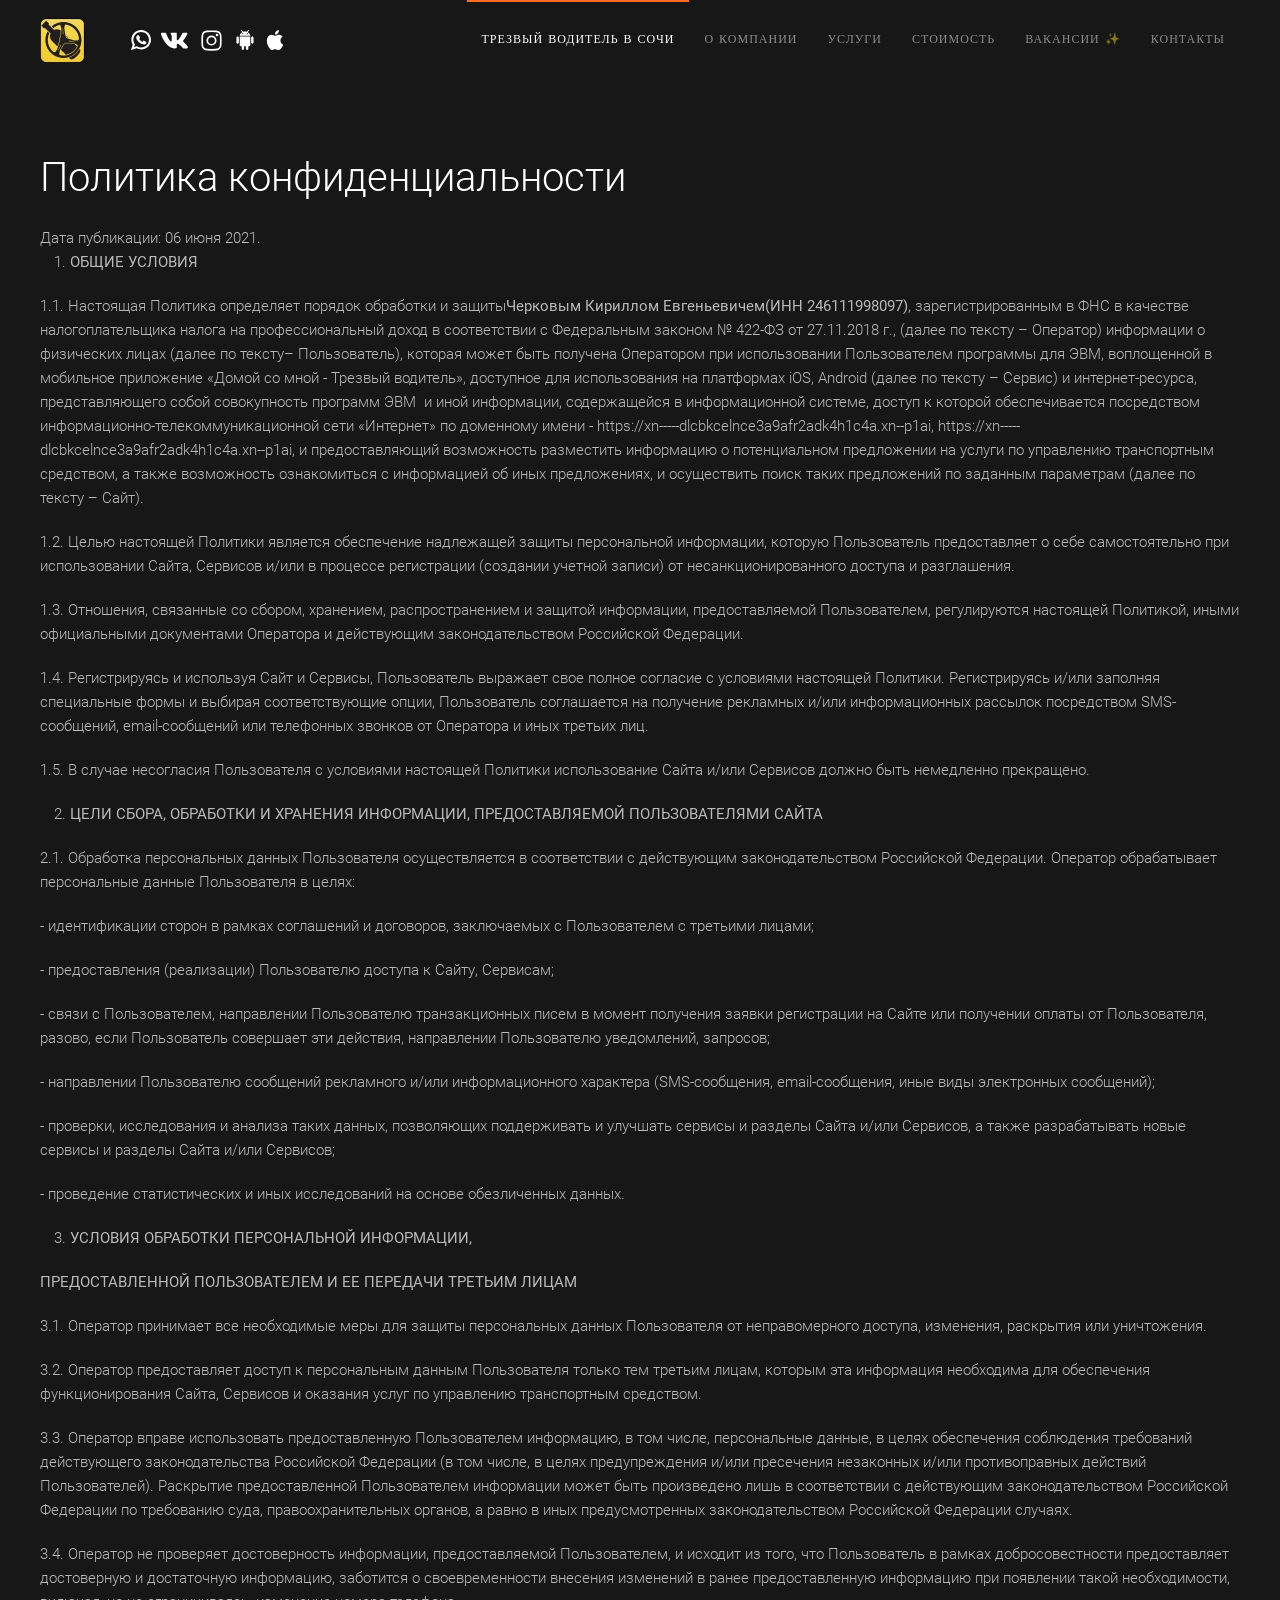
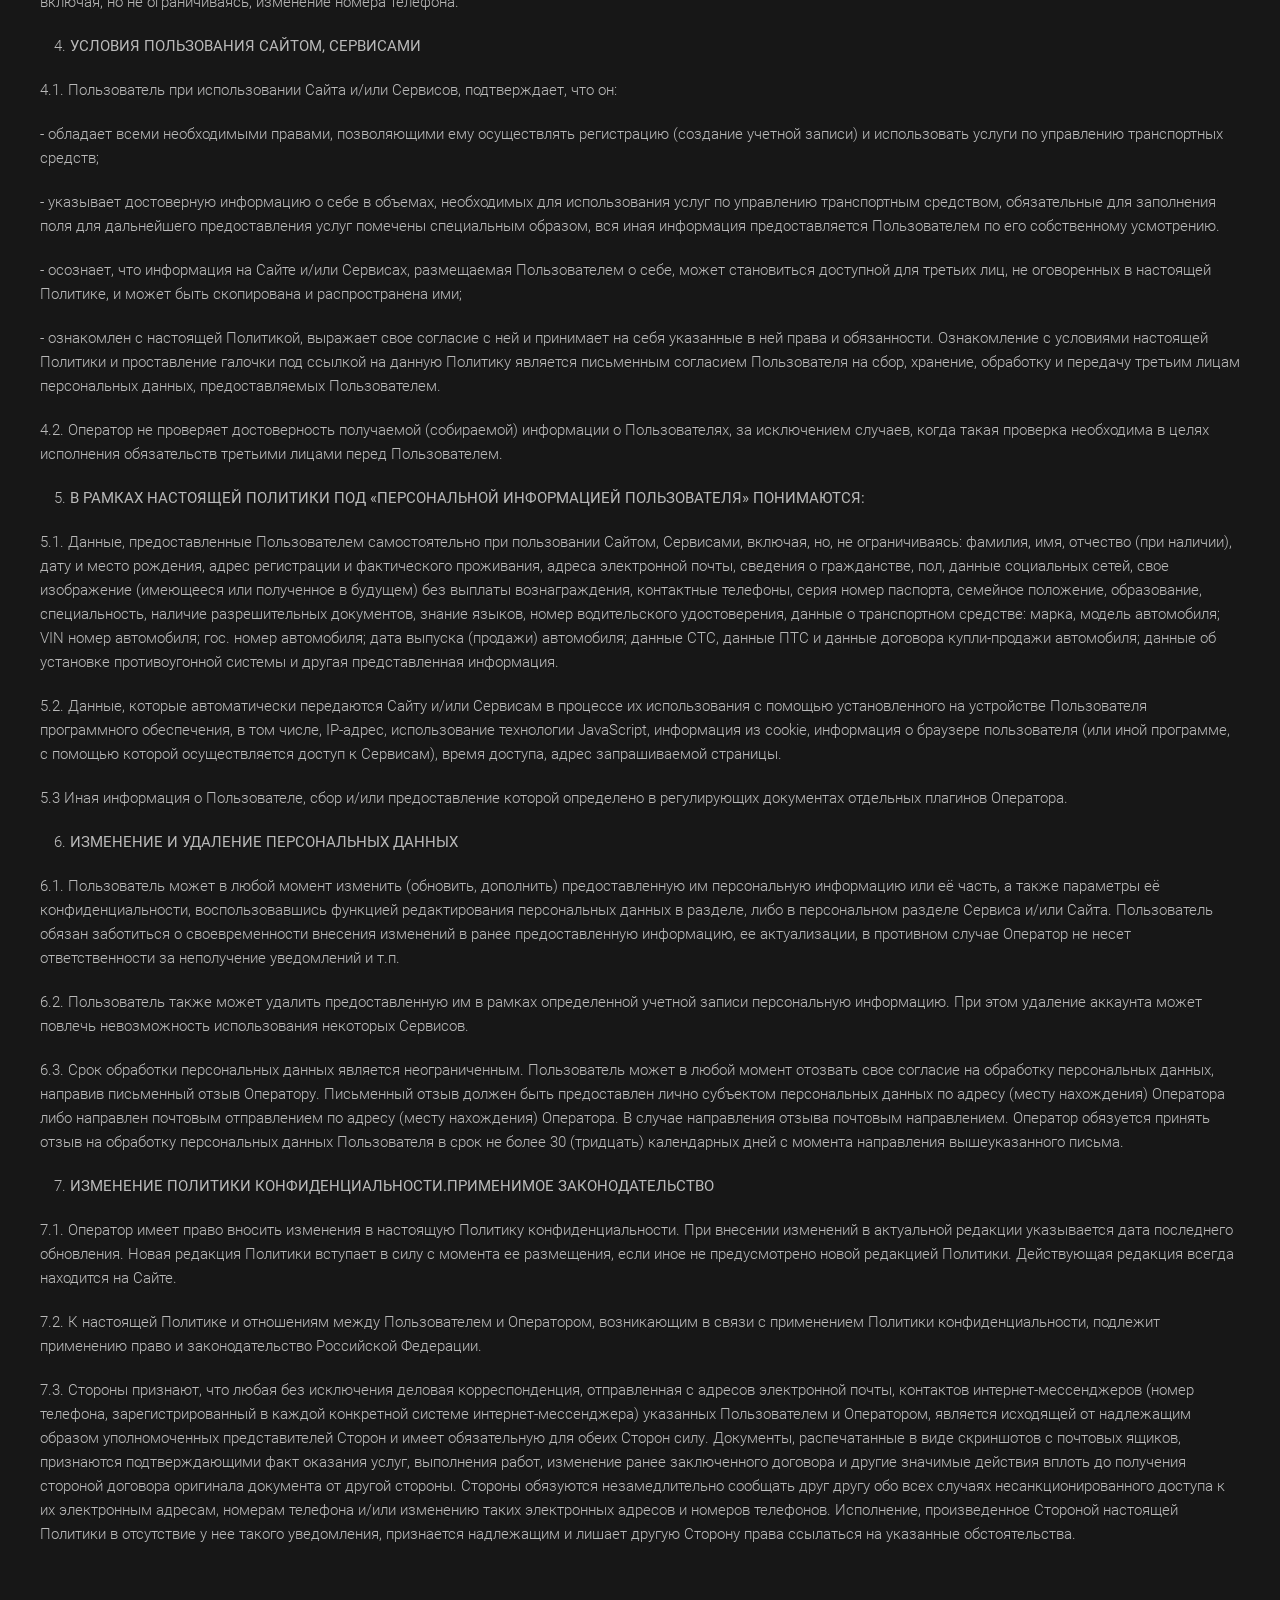
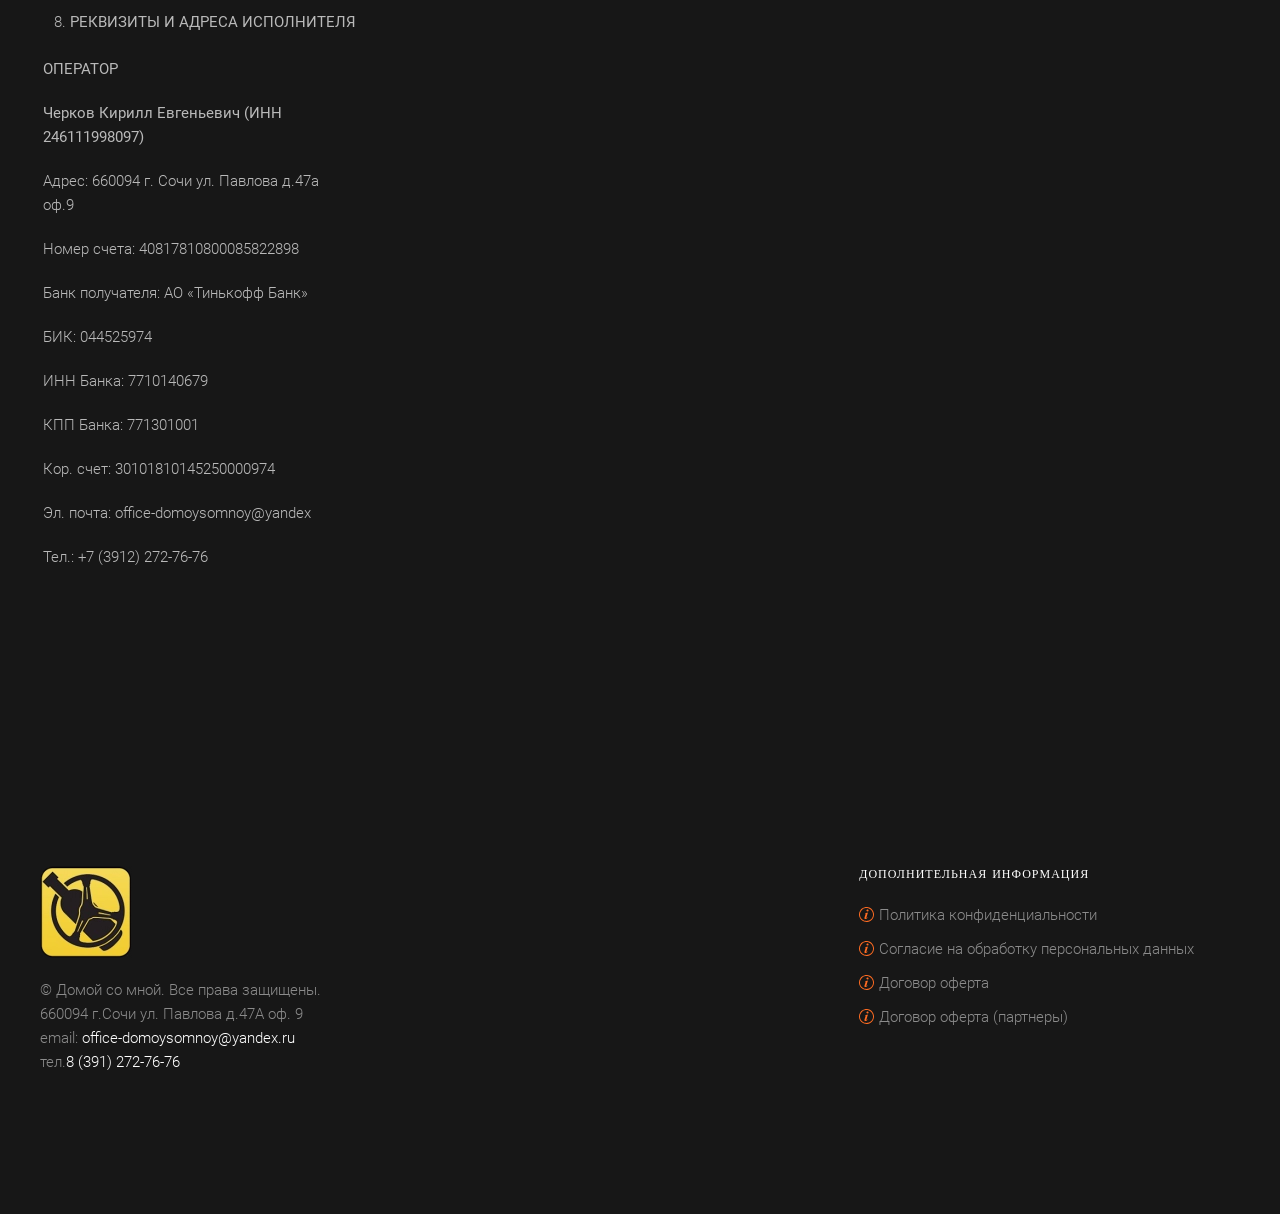
<file: политика-конфиденциальности.html>
<!DOCTYPE html>
<html lang="ru-ru" dir="ltr">
<head>
<meta name="viewport" content="width=device-width,initial-scale=1">
<meta http-equiv="Cache-control" content="public">
<meta charset="UTF-8">
<meta name="content-language" content="ru" />
<link rel="icon" href="/src/images/favicon.ico" type="image/x-icon">  
<link rel="apple-touch-icon" href="/src/images/apple-touch-icon.webp">
<title>Трезвый водитель Сочи - Круглосуточный вызов трезвого водителя</title>
<link rel="preload" href="/src/css/article.css" as="style" onload='this.rel="stylesheet"'>

<body>
  <div class="tm-page">
	<header class="tm-header-mobile lp-hidden@m">
	  <div class="lp-navbar-container">
		<div class="lp-container lp-container-expand">
		  <nav class="lp-navbar">
			<div class="lp-navbar-left">
			  <a href="/" aria-label="Вернуться в начало" class="lp-logo lp-navbar-item">
				<picture>
				  <source type="image/webp" srcset="/src/images/Logotip45.webp 45w, /src/images/Logotip90.webp 90w" sizes="(min-width: 45px) 45px"><img alt="Домой со мной" loading="eager" src="/src/images/Logotip45.webp" width="45" height="45"></picture>
				<picture>
				  <source type="image/webp" srcset="/src/images/Logotip45.webp 45w, /src/images/Logotip90.webp 90w" sizes="(min-width: 45px) 45px"><img class="lp-logo-inverse" alt="Домой со мной" loading="eager" src="/src/images/Logotip45.webp" width="45" height="45"></picture>
			  </a>
			  <div class="lp-navbar-item">
				<ul class="lp-flex-inline lp-flex-middle lp-flex-nowrap lp-grid-small">
				  <li>
					<a href="https://api.whatsapp.com/send?phone=79676127676" class="lp-preserve-width lp-icon-link" rel="noreferrer" title="whatsapp" aria-label="whatsapp"><img src="/src/svg/icons/whatsapp.svg" width="20" height="20" alt="WhatsApp"></a>
				  </li>
				  <li>
					<a href="https://www.instagram.com/domoy.so.mnoy/" class="lp-preserve-width lp-icon-link" rel="noreferrer" title="instagram" aria-label="instagram"><img src="/src/svg/icons/instagram.svg" width="27" height="27" alt="Instagram"></a>
				  </li>
				  <li>
					<a href="https://vk.com/domoysomnoy_krsk" class="lp-preserve-width lp-icon-link" rel="noreferrer" title="Вконтакте" aria-label="Вконтакте"><img src="/src/svg/icons/vk.svg" width="27" height="27" alt="Вконтакте"></a>
				  </li>
				  <li>
					<a href="https://play.google.com/store/apps/details?id=ru.taximaster.tmtaxicaller.id3036&amp;hl=ru&amp;gl=US" class="lp-preserve-width lp-icon-link" rel="noreferrer" title="Приложение android" aria-label="Приложение android"><img src="/src/svg/icons/android.svg" width="20" height="20" alt="Приложение android"></a>
				  </li>
				  <li>
					<a href="https://apps.apple.com/us/app/%D1%82%D1%80%D0%B5%D0%B7%D0%B2%D1%8B%D0%B9-%D0%B2%D0%BE%D0%B4%D0%B8%D1%82%D0%B5%D0%BB%D1%8C-%D0%B4%D0%BE%D0%BC%D0%BE%D0%B9-%D1%81%D0%BE-%D0%BC%D0%BD%D0%BE%D0%B9/id1534855047?ign-itsct=apps_box&amp;ign-itscg=30200" class="lp-preserve-width lp-icon-link" rel="noreferrer" title="Приложение ios" aria-label="Приложение ios"><img src="/src/svg/icons/apple.svg" width="20" height="20" alt="Приложение ios"></a>
				  </li>
				</ul>
			  </div>
			</div>
			<div class="lp-navbar-right">
			  <a href="#" class="lp-navbar-toggle" id="menu-open">
				<div lp-navbar-toggle-icon><img src="/src/svg/icons/menu.svg" alt="menu" title="menu" width="27px" height="27px"></div>
			  </a>
			</div>
		  </nav>
		</div>
	  </div>
	  <div class="lp-offcanvas">
		<div class="lp-offcanvas-bar lp-flex lp-flex-column">
		  <div class="lp-margin-auto-bottom">
			<div class="lp-panel">
			  <ul class="lp-nav lp-nav-default lp-nav-divider lp-nav-accordion">
				<li class="lp-active close-menu"><a href="/">Трезвый водитель</a> <a href="#" id="close-menu"><img src="/src/svg/icons/close.svg" alt="close-menu" title="close-menu" width="27px" height="27px" class="close-image"></a></li>
				<li><a href="/о-компании">О компании</a></li>
				<li class="lp-parent"><a href>Услуги<span lp-nav-parent-icon></span></a>
				  <ul class="lp-nav-sub">
					<li><a href="/услуги/трезвый-водитель">Трезвый водитель</a></li>
					<li><a href="/услуги/аренда-водителя">Водитель на день/ночь</a></li>
				  </ul>
				</li>
				<li><a href="/стоимость">Стоимость</a></li>
				<li><a href="/вакансии">Вакансии ✨</a></li>
				<li><a href="#contacts" lp-scroll>Контакты</a></li>
			  </ul>
			</div>
		  </div>
		  <div class="lp-grid-margin">
			<div class="lp-panel">
			  <div class="lp-grid tm-grid-expand lp-child-width-1-1 lp-grid-margin">
				<div class="lp-width-1-1">
				  <div class="lp-h5 lp-margin-remove-vertical">Обратная связь</div>
				  <div class="lp-margin-small">
					<div class="lp-flex-middle lp-grid-small contact-menu">
					  <div class="el-item"><a class="el-content lp-link-text" href="mailto:office-domoysomnoy@yandex.ru"><img src="/src/svg/icons/email.svg" width="20" height="20" alt="email"> Почта</a></div>
					  <div class="el-item"><a class="el-content lp-link-text" href="tel:+73912727676"><img src="/src/svg/icons/telefon.svg" width="20" height="20" alt="tel"> Телефон</a></div>
					</div>
				  </div>
				  <div class="lp-margin" lp-scrollspy="target: [];">
					<div class="lp-child-width-auto lp-grid-medium lp-flex-inline" >
					  <div>
						<a class="el-link lp-icon-link" href="https://www.instagram.com/domoy.so.mnoy/" aria-label="instagram" rel="noreferrer" title="instagram"><img src="/src/svg/icons/instagram.svg" width="27" height="27" alt="Instagram"></a>
					  </div>
					  <div>
						<a class="el-link lp-icon-link" href="https://api.whatsapp.com/send?phone=79676127676" aria-label="whatsapp" rel="noreferrer" title="whatsapp"><img src="/src/svg/icons/whatsapp.svg" width="20" height="20" alt="WhatsApp"></a>
					  </div>
					  <div>
						<a class="el-link lp-icon-link" href="https://vk.com/domoysomnoy_krsk" aria-label="Вконтакте" rel="noreferrer" title="Вконтакте"><img src="/src/svg/icons/vk.svg" width="27" height="27" alt="Вконтакте"></a>
					  </div>
					  <div>
						<a class="el-link lp-icon-link" href="https://play.google.com/store/apps/details?id=ru.taximaster.tmtaxicaller.id3036&amp;hl=ru&amp;gl=US" aria-label="Google Play" rel="noreferrer" title="Приложение Гугл"><img src="/src/svg/icons/android.svg" width="20" height="20" alt="Приложение android"></a>
					  </div>
					  <div>
						<a class="el-link lp-icon-link" href="https://apps.apple.com/us/app/%D1%82%D1%80%D0%B5%D0%B7%D0%B2%D1%8B%D0%B9-%D0%B2%D0%BE%D0%B4%D0%B8%D1%82%D0%B5%D0%BB%D1%8C-%D0%B4%D0%BE%D0%BC%D0%BE%D0%B9-%D1%81%D0%BE-%D0%BC%D0%BD%D0%BE%D0%B9/id1534855047?ign-itsct=apps_box&amp;ign-itscg=30200" aria-label="App Store" rel="noreferrer" title="Приложение Apple"><img src="/src/svg/icons/apple.svg" width="20" height="20" alt="Приложение ios"></a>
					  </div>
					</div>
				  </div>
				</div>
			  </div>
			</div>
		  </div>
		</div>
	  </div>
	</header>
	<header class="tm-header lp-visible@m">
		<div class="lp-navbar-container">
		  <div class="lp-container">
			<nav class="lp-navbar">
			  <div class="lp-navbar-left">
				<a href="/" aria-label="Вернуться в начало" class="lp-logo lp-navbar-item">
				  <picture>
					<source type="image/webp" srcset="/src/images/Logotip45.webp 45w, /src/images/Logotip90.webp 90w" sizes="(min-width: 45px) 45px"><img alt="Домой со мной" loading="eager" src="/src/images/Logotip45.webp" width="45" height="45"></picture>
				  <picture>
					<source type="image/webp" srcset="/src/images/Logotip45.webp 45w, /src/images/Logotip90.webp 90w" sizes="(min-width: 45px) 45px"><img class="lp-logo-inverse" alt="Домой со мной" loading="eager" src="/src/images/Logotip45.webp" width="45" height="45"></picture>
				</a>
				<div class="lp-navbar-item">
				  <ul class="lp-flex-inline lp-flex-middle lp-flex-nowrap lp-grid-small" >
					<li>
					  <a href="https://api.whatsapp.com/send?phone=79676127676" class="lp-icon-link" rel="noreferrer" aria-label="Whatsapp" title="Whatsapp"><img src="/src/svg/icons/whatsapp.svg" width="20" height="20" alt="WhatsApp"></a>
					</li>
					<li>
					  <a href="https://vk.com/domoysomnoy_krsk" class=" lp-icon-link" rel="noreferrer" aria-label="Вконтакте" title="Вконтакте"><img src="/src/svg/icons/vk.svg" width="27" height="27" alt="Вконтакте"></a>
					</li>
					<li>
					  <a href="https://www.instagram.com/domoy.so.mnoy/" class="lp-icon-link" rel="noreferrer" aria-label="instagram" title="instagram"><img src="/src/svg/icons/instagram.svg" width="27" height="27" alt="Instagram"></a>
					</li>
					<li>
					  <a href="https://play.google.com/store/apps/details?id=ru.taximaster.tmtaxicaller.id3036&amp;hl=ru&amp;gl=US" class="lp-icon-link" rel="noreferrer" aria-label="Приложение android" title="Приложение android"><img src="/src/svg/icons/android.svg" width="20" height="20" alt="Приложение android"></a>
					</li>
					<li>
					  <a href="https://apps.apple.com/us/app/%D1%82%D1%80%D0%B5%D0%B7%D0%B2%D1%8B%D0%B9-%D0%B2%D0%BE%D0%B4%D0%B8%D1%82%D0%B5%D0%BB%D1%8C-%D0%B4%D0%BE%D0%BC%D0%BE%D0%B9-%D1%81%D0%BE-%D0%BC%D0%BD%D0%BE%D0%B9/id1534855047?ign-itsct=apps_box&amp;ign-itscg=30200" class=" lp-icon-link" rel="noreferrer" aria-label="Приложение ios" title="Приложение ios"><img src="/src/svg/icons/apple.svg" width="20" height="20" alt="Приложение ios"></a>
					</li>
				  </ul>
				</div>
			  </div>
			  <div class="lp-navbar-right">
				<ul class="lp-navbar-nav">
				  <li class="lp-active"><a href="/">Трезвый водитель в Сочи</a></li>
				  <li><a href="/о-компании">О компании</a></li>
				  <li class="lp-parent"><a href="#" lp-scroll>Услуги</a>
					<div class="lp-navbar-dropdown lp-drop">
					  <div>
						<ul class="lp-nav lp-navbar-dropdown-nav">
						  <li><a href="/услуги/трезвый-водитель">Трезвый водитель</a></li>
						  <li><a href="/услуги/аренда-водителя">Водитель на день/ночь</a></li>
						</ul>
					  </div>
					</div>
				  </li>
				  <li><a href="/стоимость">Стоимость</a></li>
				  <li><a href="/вакансии">Вакансии ✨</a></li>
				  <li><a href="#contacts" lp-scroll>Контакты</a></li>
				</ul>
			  </div>
			</nav>
		  </div>
		</div>
	</header>
	<main id="tm-main" class="tm-main lp-section lp-section-default">
	  <div class="lp-container">
		  <article class="lp-article">
			<h1 class="lp-article-title">Политика конфиденциальности</h1>
			<p class="lp-margin-remove-bottom lp-article-meta">Дата публикации:
			  <time datetime="2021-06-06T19:15:00+07:00">06 июня 2021</time>.</p>
			<div class="lp-margin-medium" property="text">
			  <ol>
				<li><strong>ОБЩИЕ УСЛОВИЯ</strong></li>
			  </ol>
			  <p>1.1. Настоящая Политика определяет порядок обработки и защиты<strong>Черковым Кириллом Евгеньевичем</strong><strong>(ИНН 246111998097)</strong>, зарегистрированным в ФНС в качестве налогоплательщика налога на профессиональный доход в соответствии с Федеральным законом № 422-ФЗ от 27.11.2018 г., (далее по тексту – Оператор) информации о физических лицах (далее по тексту– Пользователь), которая может быть получена Оператором при использовании Пользователем программы для ЭВМ, воплощенной в мобильное приложение «Домой со мной - Трезвый водитель», доступное для использования на платформах iOS, Android (далее по тексту – Сервис) и интернет-ресурса, представляющего собой совокупность программ ЭВМ&nbsp; и иной информации, содержащейся в информационной системе, доступ к которой обеспечивается посредством информационно-телекоммуникационной сети «Интернет» по доменному имени - https://xn-----dlcbkcelnce3a9afr2adk4h1c4a.xn--p1ai, https://xn-----dlcbkcelnce3a9afr2adk4h1c4a.xn--p1ai, и предоставляющий возможность разместить информацию о потенциальном предложении на услуги по управлению транспортным средством, а также возможность ознакомиться с информацией об иных предложениях, и осуществить поиск таких предложений по заданным параметрам (далее по тексту – Сайт).</p>
			  <p>1.2. Целью настоящей Политики является обеспечение надлежащей защиты персональной информации, которую Пользователь предоставляет о себе самостоятельно при использовании Сайта, Сервисов и/или в процессе регистрации (создании учетной записи) от несанкционированного доступа и разглашения.</p>
			  <p>1.3. Отношения, связанные со сбором, хранением, распространением и защитой информации, предоставляемой Пользователем, регулируются настоящей Политикой, иными официальными документами Оператора и действующим законодательством Российской Федерации.</p>
			  <p>1.4. Регистрируясь и используя Сайт и Сервисы, Пользователь выражает свое полное согласие с условиями настоящей Политики. Регистрируясь и/или заполняя специальные формы и выбирая соответствующие опции, Пользователь соглашается на получение рекламных и/или информационных рассылок посредством SMS-сообщений, email-сообщений или телефонных звонков от Оператора и иных третьих лиц.</p>
			  <p>1.5. В случае несогласия Пользователя с условиями настоящей Политики использование Сайта и/или Сервисов должно быть немедленно прекращено.</p>
			  <ol start="2">
				<li><strong>ЦЕЛИ СБОРА, ОБРАБОТКИ И ХРАНЕНИЯ ИНФОРМАЦИИ, ПРЕДОСТАВЛЯЕМОЙ ПОЛЬЗОВАТЕЛЯМИ САЙТА</strong></li>
			  </ol>
			  <p>2.1. Обработка персональных данных Пользователя осуществляется в соответствии с действующим законодательством Российской Федерации. Оператор обрабатывает персональные данные Пользователя в целях:</p>
			  <p>- идентификации сторон в рамках соглашений и договоров, заключаемых с Пользователем с третьими лицами;</p>
			  <p>- предоставления (реализации) Пользователю доступа к Сайту, Сервисам;</p>
			  <p>- связи с Пользователем, направлении Пользователю транзакционных писем в момент получения заявки регистрации на Сайте или получении оплаты от Пользователя, разово, если Пользователь совершает эти действия, направлении Пользователю уведомлений, запросов;</p>
			  <p>- направлении Пользователю сообщений рекламного и/или информационного характера (SMS-сообщения, email-сообщения, иные виды электронных сообщений);</p>
			  <p>- проверки, исследования и анализа таких данных, позволяющих поддерживать и улучшать сервисы и разделы Сайта и/или Сервисов, а также разрабатывать новые сервисы и разделы Сайта и/или Сервисов;</p>
			  <p>- проведение статистических и иных исследований на основе обезличенных данных.</p>
			  <ol start="3">
				<li><strong>УСЛОВИЯ ОБРАБОТКИ ПЕРСОНАЛЬНОЙ ИНФОРМАЦИИ,</strong></li>
			  </ol>
			  <p><strong>ПРЕДОСТАВЛЕННОЙ ПОЛЬЗОВАТЕЛЕМ И ЕЕ ПЕРЕДАЧИ ТРЕТЬИМ ЛИЦАМ</strong></p>
			  <p>3.1. Оператор принимает все необходимые меры для защиты персональных данных Пользователя от неправомерного доступа, изменения, раскрытия или уничтожения.</p>
			  <p>3.2. Оператор предоставляет доступ к персональным данным Пользователя только тем третьим лицам, которым эта информация необходима для обеспечения функционирования Сайта, Сервисов и оказания услуг по управлению транспортным средством.</p>
			  <p>3.3. Оператор вправе использовать предоставленную Пользователем информацию, в том числе, персональные данные, в целях обеспечения соблюдения требований действующего законодательства Российской Федерации (в том числе, в целях предупреждения и/или пресечения незаконных и/или противоправных действий Пользователей). Раскрытие предоставленной Пользователем информации может быть произведено лишь в соответствии с действующим законодательством Российской Федерации по требованию суда, правоохранительных органов, а равно в иных предусмотренных законодательством Российской Федерации случаях.</p>
			  <p>3.4. Оператор не проверяет достоверность информации, предоставляемой Пользователем, и исходит из того, что Пользователь в рамках добросовестности предоставляет достоверную и достаточную информацию, заботится о своевременности внесения изменений в ранее предоставленную информацию при появлении такой необходимости, включая, но не ограничиваясь, изменение номера телефона.</p>
			  <ol start="4">
				<li><strong>УСЛОВИЯ ПОЛЬЗОВАНИЯ САЙТОМ, СЕРВИСАМИ</strong></li>
			  </ol>
			  <p>4.1. Пользователь при использовании Сайта и/или Сервисов, подтверждает, что он:</p>
			  <p>- обладает всеми необходимыми правами, позволяющими ему осуществлять регистрацию (создание учетной записи) и использовать услуги по управлению транспортных средств;</p>
			  <p>- указывает достоверную информацию о себе в объемах, необходимых для использования услуг по управлению транспортным средством, обязательные для заполнения поля для дальнейшего предоставления услуг помечены специальным образом, вся иная информация предоставляется Пользователем по его собственному усмотрению.</p>
			  <p>- осознает, что информация на Сайте и/или Сервисах, размещаемая Пользователем о себе, может становиться доступной для третьих лиц, не оговоренных в настоящей Политике, и может быть скопирована и распространена ими;</p>
			  <p>- ознакомлен с настоящей Политикой, выражает свое согласие с ней и принимает на себя указанные в ней права и обязанности. Ознакомление с условиями настоящей Политики и проставление галочки под ссылкой на данную Политику является письменным согласием Пользователя на сбор, хранение, обработку и передачу третьим лицам персональных данных, предоставляемых Пользователем.</p>
			  <p>4.2. Оператор не проверяет достоверность получаемой (собираемой) информации о Пользователях, за исключением случаев, когда такая проверка необходима в целях исполнения обязательств третьими лицами перед Пользователем.</p>
			  <ol start="5">
				<li><strong>В РАМКАХ НАСТОЯЩЕЙ ПОЛИТИКИ ПОД «ПЕРСОНАЛЬНОЙ ИНФОРМАЦИЕЙ ПОЛЬЗОВАТЕЛЯ» ПОНИМАЮТСЯ:</strong></li>
			  </ol>
			  <p>5.1. Данные, предоставленные Пользователем самостоятельно при пользовании Сайтом, Сервисами, включая, но, не ограничиваясь: фамилия, имя, отчество (при наличии), дату и место рождения, адрес регистрации и фактического проживания, адреса электронной почты, сведения о гражданстве, пол, данные социальных сетей, свое изображение (имеющееся или полученное в будущем) без выплаты вознаграждения, контактные телефоны, серия номер паспорта, семейное положение, образование, специальность, наличие разрешительных документов, знание языков, номер водительского удостоверения, данные о транспортном средстве: марка, модель автомобиля; VIN номер автомобиля; гос. номер автомобиля; дата выпуска (продажи) автомобиля; данные СТС, данные ПТС и данные договора купли-продажи автомобиля; данные об установке противоугонной системы и другая представленная информация.</p>
			  <p>5.2. Данные, которые автоматически передаются Сайту и/или Сервисам в процессе их использования с помощью установленного на устройстве Пользователя программного обеспечения, в том числе, IP-адрес, использование технологии JavaScript, информация из cookie, информация о браузере пользователя (или иной программе, с помощью которой осуществляется доступ к Сервисам), время доступа, адрес запрашиваемой страницы.</p>
			  <p>5.3 Иная информация о Пользователе, сбор и/или предоставление которой определено в регулирующих документах отдельных плагинов Оператора.</p>
			  <ol start="6">
				<li><strong>ИЗМЕНЕНИЕ И УДАЛЕНИЕ ПЕРСОНАЛЬНЫХ ДАННЫХ</strong></li>
			  </ol>
			  <p>6.1. Пользователь может в любой момент изменить (обновить, дополнить) предоставленную им персональную информацию или её часть, а также параметры её конфиденциальности, воспользовавшись функцией редактирования персональных данных в разделе, либо в персональном разделе Сервиса и/или Сайта. Пользователь обязан заботиться о своевременности внесения изменений в ранее предоставленную информацию, ее актуализации, в противном случае Оператор не несет ответственности за неполучение уведомлений и т.п.</p>
			  <p>6.2. Пользователь также может удалить предоставленную им в рамках определенной учетной записи персональную информацию. При этом удаление аккаунта может повлечь невозможность использования некоторых Сервисов.</p>
			  <p>6.3. Срок обработки персональных данных является неограниченным. Пользователь может в любой момент отозвать свое согласие на обработку персональных данных, направив письменный отзыв Оператору. Письменный отзыв должен быть предоставлен лично субъектом персональных данных по адресу (месту нахождения) Оператора либо направлен почтовым отправлением по адресу (месту нахождения) Оператора. В случае направления отзыва почтовым направлением. Оператор обязуется принять отзыв на обработку персональных данных Пользователя в срок не более 30 (тридцать) календарных дней с момента направления вышеуказанного письма.</p>
			  <ol start="7">
				<li><strong>ИЗМЕНЕНИЕ ПОЛИТИКИ КОНФИДЕНЦИАЛЬНОСТИ.</strong><strong>ПРИМЕНИМОЕ ЗАКОНОДАТЕЛЬСТВО</strong></li>
			  </ol>
			  <p>7.1. Оператор имеет право вносить изменения в настоящую Политику конфиденциальности. При внесении изменений в актуальной редакции указывается дата последнего обновления. Новая редакция Политики вступает в силу с момента ее размещения, если иное не предусмотрено новой редакцией Политики. Действующая редакция всегда находится на Сайте.</p>
			  <p>7.2. К настоящей Политике и отношениям между Пользователем и Оператором, возникающим в связи с применением Политики конфиденциальности, подлежит применению право и законодательство Российской Федерации.</p>
			  <p>7.3. Стороны признают, что любая без исключения деловая корреспонденция, отправленная с адресов электронной почты, контактов интернет-мессенджеров (номер телефона, зарегистрированный в каждой конкретной системе интернет-мессенджера) указанных Пользователем и Оператором, является исходящей от надлежащим образом уполномоченных представителей Сторон и имеет обязательную для обеих Сторон силу. Документы, распечатанные в виде скриншотов с почтовых ящиков, признаются подтверждающими факт оказания услуг, выполнения работ, изменение ранее заключенного договора и другие значимые действия вплоть до получения стороной договора оригинала документа от другой стороны. Стороны обязуются незамедлительно сообщать друг другу обо всех случаях несанкционированного доступа к их электронным адресам, номерам телефона и/или изменению таких электронных адресов и номеров телефонов. Исполнение, произведенное Стороной настоящей Политики в отсутствие у нее такого уведомления, признается надлежащим и лишает другую Сторону права ссылаться на указанные обстоятельства.</p>
			  <p>&nbsp;</p>
			  <ol start="8">
				<li><strong></strong><strong>РЕКВИЗИТЫ И АДРЕСА ИСПОЛНИТЕЛЯ</strong></li>
			  </ol>
			  <table width="595">
				<tbody>
				  <tr>
					<td width="301">
					  <p><strong>ОПЕРАТОР</strong></p>
					  <p><strong>Черков Кирилл Евгеньевич (ИНН 246111998097)</strong></p>
					  <p>Адрес: 660094 г. Сочи ул. Павлова д.47а оф.9</p>
					  <p>Номер счета: 40817810800085822898</p>
					  <p>Банк получателя: АО «Тинькофф Банк»</p>
					  <p>БИК: 044525974</p>
					  <p>ИНН Банка: 7710140679</p>
					  <p>КПП Банка: 771301001</p>
					  <p>Кор. счет: 30101810145250000974</p>
					  <p>Эл. почта: office-domoysomnoy@yandex
						</p><p>Тел.: +7 (3912) 272-76-76</p>
					</td>
					<td width="293">
					  <p>&nbsp;</p>
					</td>
				  </tr>
				</tbody>
			  </table>
			  <p>&nbsp;</p>
			</div>
		  </article>
		</div>
	</main>
	<footer>
	  <div class="lp-section-default lp-section lp-section-large" lp-scrollspy="target: []; cls: lp-animation-fade; delay: false;">
		<div class="lp-container">
		  <div class="lp-grid tm-grid-expand lp-grid-large lp-grid-margin-large" >
			<div class="lp-width-expand@m">
			  <div class="lp-margin lp-text-left">
				<a class="el-link" href="/" aria-label="Услуга трезвый водитель">
				  <picture>
					<source type="image/webp" srcset="/src/images/Logotip90.webp 92w, /src/images/Logotip90.webp 168w" sizes="(min-width: 92px) 92px"><img src="/src/images/Logotip90.webp" width="92" height="92" class="el-image" alt="Трезвый водитель Сочи"></picture>
				</a>
			  </div>
			  <div class="lp-panel lp-text-muted lp-margin lp-text-left" id="contacts" >
				<p>© Домой со мной. Все права защищены.
				  <br>660094 г.Сочи ул. Павлова д.47А оф. 9
				  <br>email: <a href="mailto:office-domoysomnoy@yandex.ru"><span class="email-address">office-domoysomnoy@yandex.ru</span></a>
				  <br>тел.<a href="tel:+73912727676">8 (391) 272-76-76</a></p>
			  </div>
			</div>
			<div class="lp-width-large@m b-mobile">
			  <h2 class="lp-h5 lp-text-left">Дополнительная информация</h2>
			  <ul class="lp-list">
				  <li class="el-item">
					<a href="/политика-конфиденциальности" class="lp-link-toggle">
					  <div class="lp-grid-small">
						  <div class="footer-icon"><img src="/src/svg/icons/info.svg" alt="info" class="svg-lp" width="20px" height="20px"><span class="lp-link-muted lp-margin-remove-last-child"><p>Политика конфиденциальности</p></span></div>
					  </div>
					</a>
				  </li>
				  <li class="el-item">
					<a href="/обработка-персональных-данных" class="lp-link-toggle">
					  <div class="lp-grid-small">
						  <div class="footer-icon"><img src="/src/svg/icons/info.svg" alt="info" class="svg-lp" width="20px" height="20px"><span class="lp-link-muted lp-margin-remove-last-child"><p>Согласие на обработку&nbsp;персональных данных</p></span></div>
					  </div>
					</a>
				  </li>
				  <li class="el-item">
					<a href="/договор-оферта-пользователя" class="lp-link-toggle">
					  <div class="lp-grid-small">
						  <div class="footer-icon"><img src="/src/svg/icons/info.svg" alt="info" class="svg-lp" width="20px" height="20px"><span class="lp-link-muted lp-margin-remove-last-child"><p>Договор оферта</p></span></div>
					  </div>
					</a>
				  </li>
				  <li class="el-item">
					  <a href="/договор-оферта-партнеры" class="lp-link-toggle">
						<div class="lp-grid-small ">
						  <div class="footer-icon"><img src="/src/svg/icons/info.svg" alt="info" class="svg-lp" width="20px" height="20px"><span class="lp-link-muted lp-margin-remove-last-child"><p>Договор оферта (партнеры)</p></span></div>
						</div>
					  </a>
					</li>
				</ul>
			  <button id="scrollToTop" onclick="scrollToTop()">
				<img src="/src/svg/icons/to-top.svg" alt="To Top" width="27px" height="27px">
			  </button>

			</div>
		  </div>
		</div>
	  </div>
	</footer>
  </div>
  <script src="/src/js/main.js"></script>
</body>
</file>
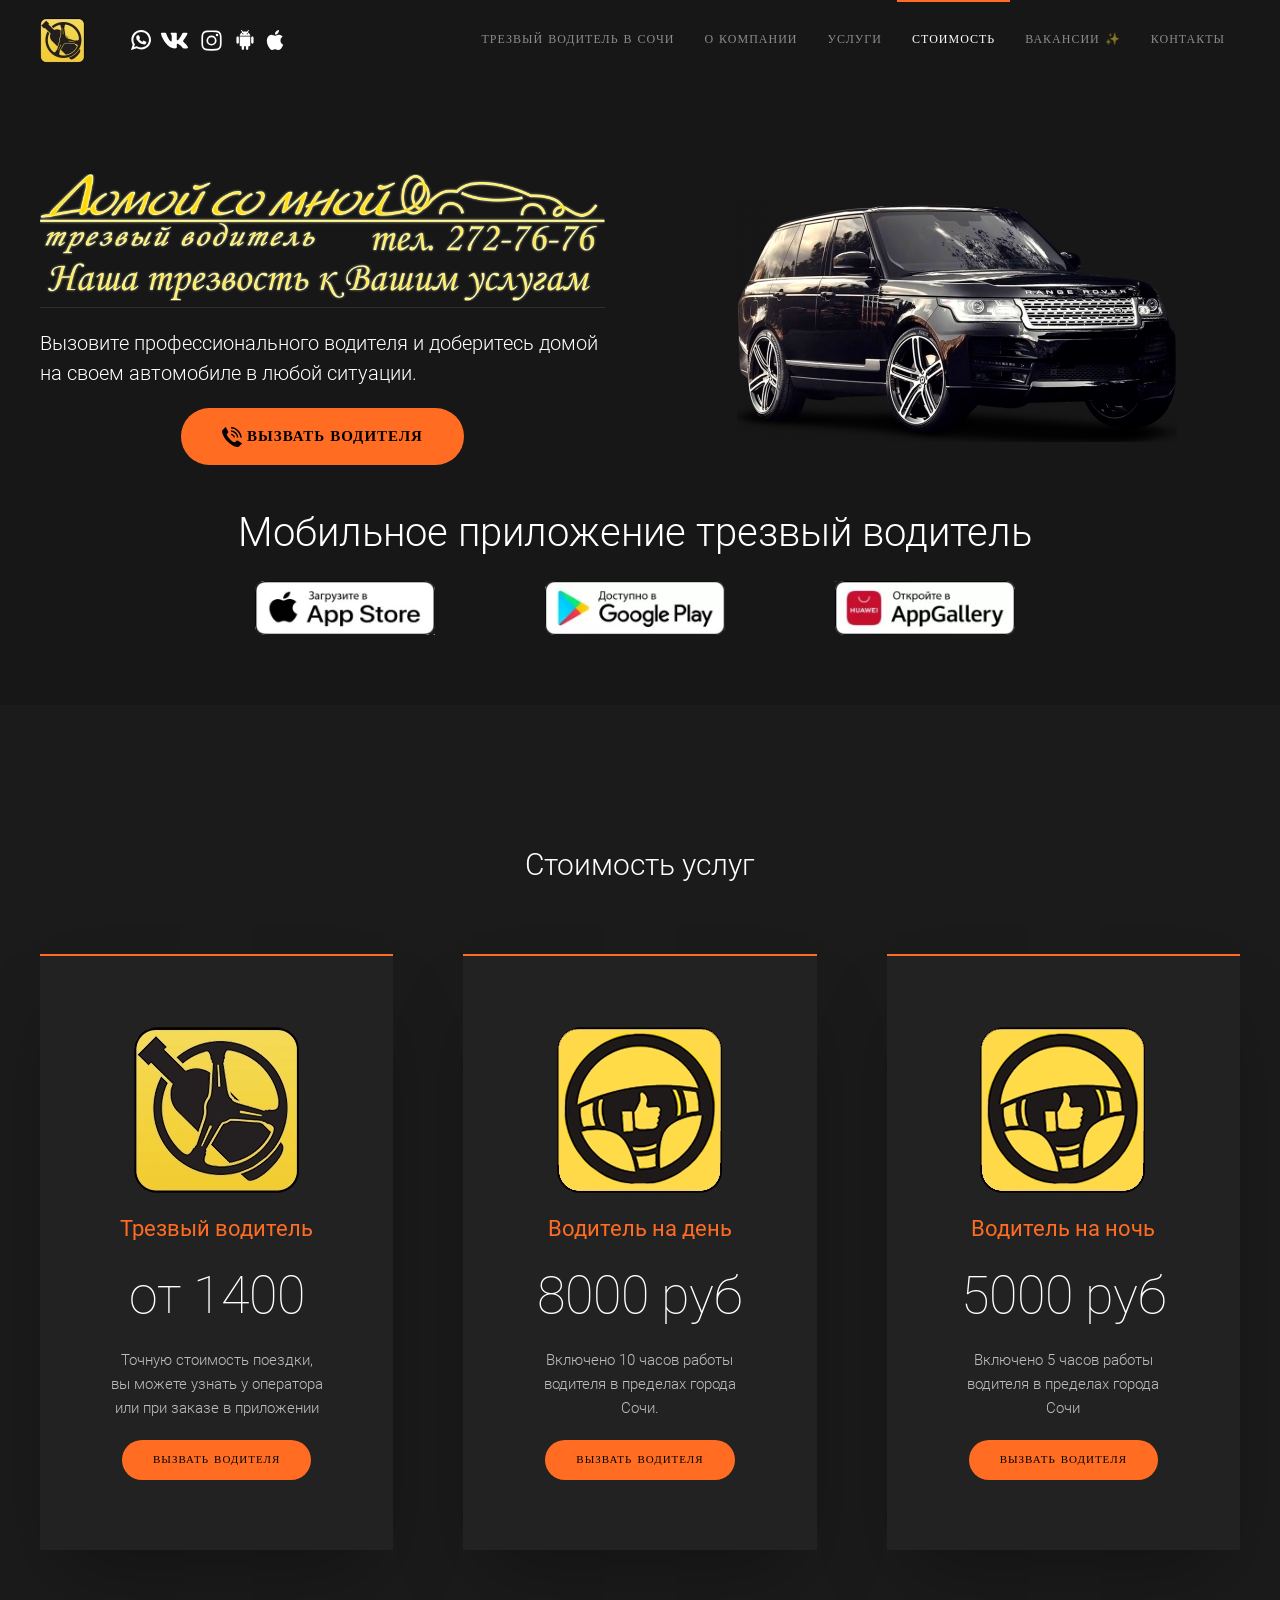
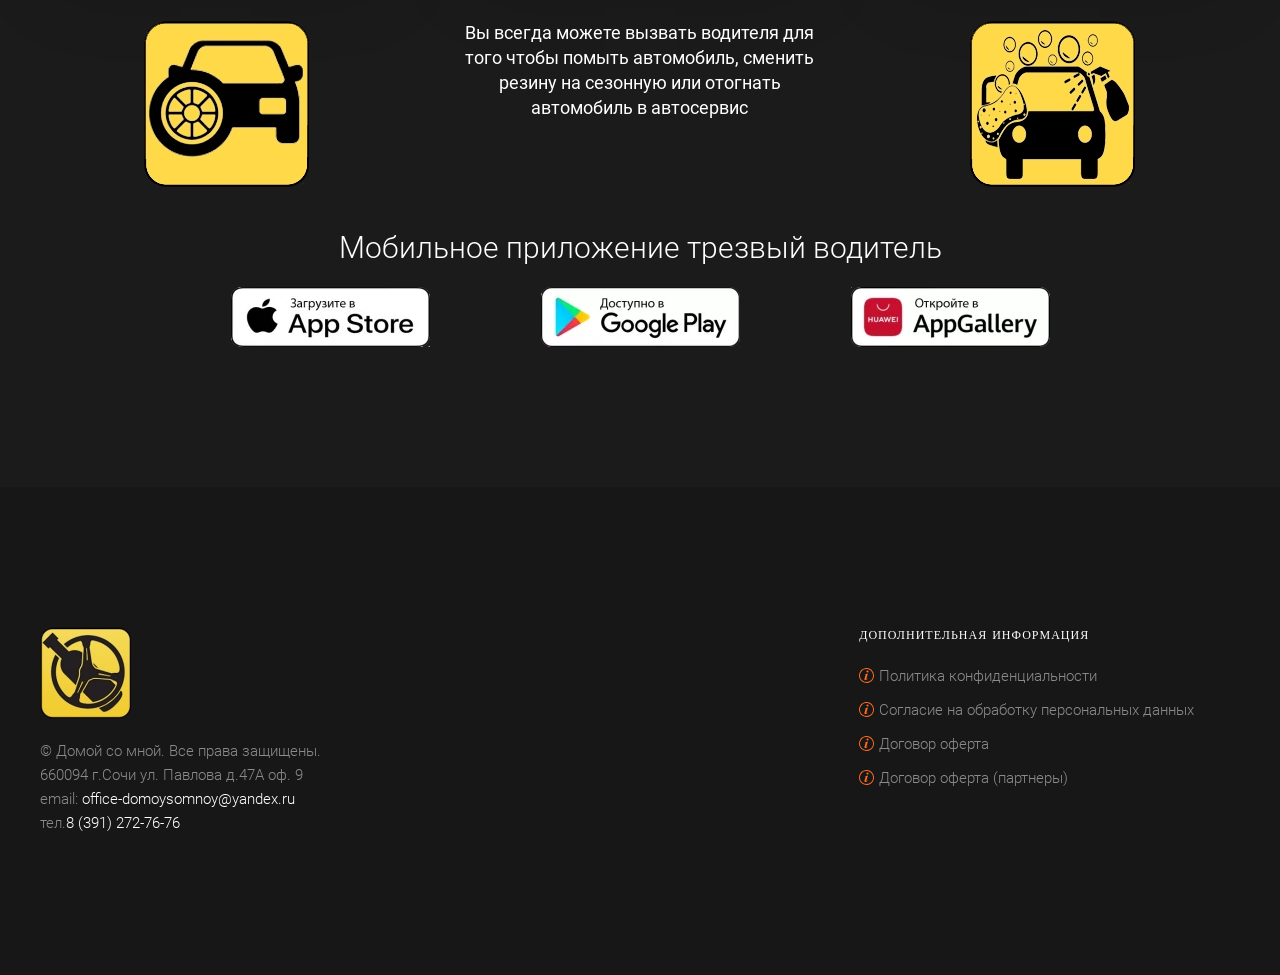
<file: стоимость.html>
<!DOCTYPE html>
<html lang="ru-ru" dir="ltr">

<head>
<meta name="viewport" content="width=device-width,initial-scale=1">
<meta http-equiv="Cache-control" content="public">
<meta charset="UTF-8">
<meta property="og:locale" content="ru_RU">

<meta name="content-language" content="ru" />
<link rel="icon" href="/src/images/favicon.ico" type="image/x-icon">  
<link rel="apple-touch-icon" href="/src/images/apple-touch-icon.webp">
<title>Трезвый водитель Сочи - Круглосуточный вызов трезвого водителя</title>

<link rel="preload" href="/src/css/price.css" as="style" onload='this.rel="stylesheet"'>

<body>
  <div class="tm-page">
	<header class="tm-header-mobile lp-hidden@m">
	  <div class="lp-navbar-container">
		<div class="lp-container lp-container-expand">
		  <nav class="lp-navbar">
			<div class="lp-navbar-left">
			  <a href="/" aria-label="Вернуться в начало" class="lp-logo lp-navbar-item">
				<picture>
				  <source type="image/webp" srcset="/src/images/Logotip45.webp 45w, /src/images/Logotip90.webp 90w" sizes="(min-width: 45px) 45px"><img alt="Домой со мной" loading="eager" src="/src/images/Logotip45.webp" width="45" height="45"></picture>
				<picture>
				  <source type="image/webp" srcset="/src/images/Logotip45.webp 45w, /src/images/Logotip90.webp 90w" sizes="(min-width: 45px) 45px"><img class="lp-logo-inverse" alt="Домой со мной" loading="eager" src="/src/images/Logotip45.webp" width="45" height="45"></picture>
			  </a>
			  <div class="lp-navbar-item">
				<ul class="lp-flex-inline lp-flex-middle lp-flex-nowrap lp-grid-small">
				  <li>
					<a href="https://api.whatsapp.com/send?phone=79676127676" class="lp-preserve-width lp-icon-link" rel="noreferrer" title="whatsapp" aria-label="whatsapp"><img src="/src/svg/icons/whatsapp.svg" width="20" height="20" alt="WhatsApp"></a>
				  </li>
				  <li>
					<a href="https://www.instagram.com/domoy.so.mnoy/" class="lp-preserve-width lp-icon-link" rel="noreferrer" title="instagram" aria-label="instagram"><img src="/src/svg/icons/instagram.svg" width="27" height="27" alt="Instagram"></a>
				  </li>
				  <li>
					<a href="https://vk.com/domoysomnoy_krsk" class="lp-preserve-width lp-icon-link" rel="noreferrer" title="Вконтакте" aria-label="Вконтакте"><img src="/src/svg/icons/vk.svg" width="27" height="27" alt="Вконтакте"></a>
				  </li>
				  <li>
					<a href="https://play.google.com/store/apps/details?id=ru.taximaster.tmtaxicaller.id3036&amp;hl=ru&amp;gl=US" class="lp-preserve-width lp-icon-link" rel="noreferrer" title="Приложение android" aria-label="Приложение android"><img src="/src/svg/icons/android.svg" width="20" height="20" alt="Приложение android"></a>
				  </li>
				  <li>
					<a href="https://apps.apple.com/us/app/%D1%82%D1%80%D0%B5%D0%B7%D0%B2%D1%8B%D0%B9-%D0%B2%D0%BE%D0%B4%D0%B8%D1%82%D0%B5%D0%BB%D1%8C-%D0%B4%D0%BE%D0%BC%D0%BE%D0%B9-%D1%81%D0%BE-%D0%BC%D0%BD%D0%BE%D0%B9/id1534855047?ign-itsct=apps_box&amp;ign-itscg=30200" class="lp-preserve-width lp-icon-link" rel="noreferrer" title="Приложение ios" aria-label="Приложение ios"><img src="/src/svg/icons/apple.svg" width="20" height="20" alt="Приложение ios"></a>
				  </li>
				</ul>
			  </div>
			</div>
			<div class="lp-navbar-right">
			  <a href="#" class="lp-navbar-toggle" id="menu-open">
				<div lp-navbar-toggle-icon><img src="/src/svg/icons/menu.svg" alt="menu" title="menu" width="27px" height="27px"></div>
			  </a>
			</div>
		  </nav>
		</div>
	  </div>
	  <div class="lp-offcanvas">
		<div class="lp-offcanvas-bar lp-flex lp-flex-column">
		  <div class="lp-margin-auto-bottom">
			<div class="lp-panel">
			  <ul class="lp-nav lp-nav-default lp-nav-divider lp-nav-accordion">
				<li class="close-menu"><a href="/">Трезвый водитель</a> <a href="#" id="close-menu"><img src="/src/svg/icons/close.svg" alt="close-menu" title="close-menu" width="27px" height="27px" class="close-image"></a></li>
				<li><a href="/о-компании">О компании</a></li>
				<li class="lp-parent"><a href>Услуги<span lp-nav-parent-icon></span></a>
				  <ul class="lp-nav-sub">
					<li><a href="/услуги/трезвый-водитель">Трезвый водитель</a></li>
					<li><a href="/услуги/аренда-водителя">Водитель на день/ночь</a></li>
				  </ul>
				</li>
				<li class="lp-active"><a href="/стоимость">Стоимость</a></li>
				<li><a href="/вакансии">Вакансии ✨</a></li>
				<li><a href="#contacts" lp-scroll>Контакты</a></li>
			  </ul>
			</div>
		  </div>
		  <div class="lp-grid-margin">
			<div class="lp-panel">
			  <div class="lp-grid tm-grid-expand lp-child-width-1-1 lp-grid-margin">
				<div class="lp-width-1-1">
				  <div class="lp-h5 lp-margin-remove-vertical">Обратная связь</div>
				  <div class="lp-margin-small">
					<div class="lp-flex-middle lp-grid-small contact-menu">
					  <div class="el-item"><a class="el-content lp-link-text" href="mailto:office-domoysomnoy@yandex.ru"><img src="/src/svg/icons/email.svg" width="20" height="20" alt="email"> Почта</a></div>
					  <div class="el-item"><a class="el-content lp-link-text" href="tel:+73912727676"><img src="/src/svg/icons/telefon.svg" width="20" height="20" alt="tel"> Телефон</a></div>
					</div>
				  </div>
				  <div class="lp-margin" lp-scrollspy="target: [];">
					<div class="lp-child-width-auto lp-grid-medium lp-flex-inline" >
					  <div>
						<a class="el-link lp-icon-link" href="https://www.instagram.com/domoy.so.mnoy/" aria-label="instagram" rel="noreferrer" title="instagram"><img src="/src/svg/icons/instagram.svg" width="27" height="27" alt="Instagram"></a>
					  </div>
					  <div>
						<a class="el-link lp-icon-link" href="https://api.whatsapp.com/send?phone=79676127676" aria-label="whatsapp" rel="noreferrer" title="whatsapp"><img src="/src/svg/icons/whatsapp.svg" width="20" height="20" alt="WhatsApp"></a>
					  </div>
					  <div>
						<a class="el-link lp-icon-link" href="https://vk.com/domoysomnoy_krsk" aria-label="Вконтакте" rel="noreferrer" title="Вконтакте"><img src="/src/svg/icons/vk.svg" width="27" height="27" alt="Вконтакте"></a>
					  </div>
					  <div>
						<a class="el-link lp-icon-link" href="https://play.google.com/store/apps/details?id=ru.taximaster.tmtaxicaller.id3036&amp;hl=ru&amp;gl=US" aria-label="Google Play" rel="noreferrer" title="Приложение Гугл"><img src="/src/svg/icons/android.svg" width="20" height="20" alt="Приложение android"></a>
					  </div>
					  <div>
						<a class="el-link lp-icon-link" href="https://apps.apple.com/us/app/%D1%82%D1%80%D0%B5%D0%B7%D0%B2%D1%8B%D0%B9-%D0%B2%D0%BE%D0%B4%D0%B8%D1%82%D0%B5%D0%BB%D1%8C-%D0%B4%D0%BE%D0%BC%D0%BE%D0%B9-%D1%81%D0%BE-%D0%BC%D0%BD%D0%BE%D0%B9/id1534855047?ign-itsct=apps_box&amp;ign-itscg=30200" aria-label="App Store" rel="noreferrer" title="Приложение Apple"><img src="/src/svg/icons/apple.svg" width="20" height="20" alt="Приложение ios"></a>
					  </div>
					</div>
				  </div>
				</div>
			  </div>
			</div>
		  </div>
		</div>
	  </div>
	</header>
	<header class="tm-header lp-visible@m">
		<div class="lp-navbar-container">
		  <div class="lp-container">
			<nav class="lp-navbar">
			  <div class="lp-navbar-left">
				<a href="/" aria-label="Вернуться в начало" class="lp-logo lp-navbar-item">
				  <picture>
					<source type="image/webp" srcset="/src/images/Logotip45.webp 45w, /src/images/Logotip90.webp 90w" sizes="(min-width: 45px) 45px"><img alt="Домой со мной" loading="eager" src="/src/images/Logotip45.webp" width="45" height="45"></picture>
				  <picture>
					<source type="image/webp" srcset="/src/images/Logotip45.webp 45w, /src/images/Logotip90.webp 90w" sizes="(min-width: 45px) 45px"><img class="lp-logo-inverse" alt="Домой со мной" loading="eager" src="/src/images/Logotip45.webp" width="45" height="45"></picture>
				</a>
				<div class="lp-navbar-item">
				  <ul class="lp-flex-inline lp-flex-middle lp-flex-nowrap lp-grid-small" >
					<li>
					  <a href="https://api.whatsapp.com/send?phone=79676127676" class="lp-icon-link" rel="noreferrer" aria-label="Whatsapp" title="Whatsapp"><img src="/src/svg/icons/whatsapp.svg" width="20" height="20" alt="WhatsApp"></a>
					</li>
					<li>
					  <a href="https://vk.com/domoysomnoy_krsk" class=" lp-icon-link" rel="noreferrer" aria-label="Вконтакте" title="Вконтакте"><img src="/src/svg/icons/vk.svg" width="27" height="27" alt="Вконтакте"></a>
					</li>
					<li>
					  <a href="https://www.instagram.com/domoy.so.mnoy/" class="lp-icon-link" rel="noreferrer" aria-label="instagram" title="instagram"><img src="/src/svg/icons/instagram.svg" width="27" height="27" alt="Instagram"></a>
					</li>
					<li>
					  <a href="https://play.google.com/store/apps/details?id=ru.taximaster.tmtaxicaller.id3036&amp;hl=ru&amp;gl=US" class="lp-icon-link" rel="noreferrer" aria-label="Приложение android" title="Приложение android"><img src="/src/svg/icons/android.svg" width="20" height="20" alt="Приложение android"></a>
					</li>
					<li>
					  <a href="https://apps.apple.com/us/app/%D1%82%D1%80%D0%B5%D0%B7%D0%B2%D1%8B%D0%B9-%D0%B2%D0%BE%D0%B4%D0%B8%D1%82%D0%B5%D0%BB%D1%8C-%D0%B4%D0%BE%D0%BC%D0%BE%D0%B9-%D1%81%D0%BE-%D0%BC%D0%BD%D0%BE%D0%B9/id1534855047?ign-itsct=apps_box&amp;ign-itscg=30200" class=" lp-icon-link" rel="noreferrer" aria-label="Приложение ios" title="Приложение ios"><img src="/src/svg/icons/apple.svg" width="20" height="20" alt="Приложение ios"></a>
					</li>
				  </ul>
				</div>
			  </div>
			  <div class="lp-navbar-right">
				<ul class="lp-navbar-nav">
				  <li><a href="/">Трезвый водитель в Сочи</a></li>
				  <li><a href="/о-компании">О компании</a></li>
				  <li class="lp-parent"><a href="#" lp-scroll>Услуги</a>
					<div class="lp-navbar-dropdown lp-drop">
					  <div>
						<ul class="lp-nav lp-navbar-dropdown-nav">
						  <li><a href="/услуги/трезвый-водитель">Трезвый водитель</a></li>
						  <li><a href="/услуги/аренда-водителя">Водитель на день/ночь</a></li>
						</ul>
					  </div>
					</div>
				  </li>
				  <li class="lp-active"><a href="/стоимость">Стоимость</a></li>
				  <li><a href="/вакансии">Вакансии ✨</a></li>
				  <li><a href="#contacts" lp-scroll>Контакты</a></li>
				</ul>
			  </div>
			</nav>
		  </div>
		</div>
	</header>
	<main id="tm-main">
	  <div class="lp-section-default lp-section lp-flex lp-flex-middle">
		<div class="lp-width-1-1 box-rover">
		  <div class="lp-container">
			<div class="lp-grid tm-grid-expand lp-grid-large lp-grid-margin-large" >
			  <div class="lp-grid-item-match lp-flex-middle lp-width-1-2">
				<div class="lp-panel">
				  <div class="lp-heading-divider lp-text-primary lp-text-left@m lp-text-center" ><img src="src/images/domoysomnoy.svg" alt="Время прибытия водителя" width="942" height="211"></div>
				  <div class="lp-panel lp-text-lead lp-margin lp-text-left@m lp-text-center" >
					<p>Вызовите профессионального водителя и доберитесь домой на своем автомобиле в любой ситуации.
					</p>
				  </div>
				  <div class="lp-margin lp-margin-remove-top lp-margin-remove-bottom lp-text-center" ><a class="el-content lp-button lp-button-primary lp-button-large lp-flex-inline lp-flex-center lp-flex-middle" title="Позвонить" aria-label="Заказать водител" href="tel:+73912727676"><img src="/src/svg/icons/receiver.svg" alt="call" title="call" class="svg-lp"> Вызвать водителя</a></div>
				</div>
			  </div>
			  <div class="lp-grid-item-match lp-flex-middle lp-width-1-2 b-mobile">
				<div class="lp-panel">
				  <div class="main-image">
					<picture>
					  <source type="image/webp" srcset="/src/images/rover.webp 440w, /src/images/rover.webp 768w, /component/ajax/?p=image&amp;src=%7B%22file%22%3A%22images%2Frover.webp%22%2C%22type%22%3A%22webp%2C100%22%2C%22thumbnail%22%3A%22879%2C488%2C%22%7D&amp;hash=0b8b6e7d 879w, /src/images/rover.webp 880w" sizes="(min-width: 440px) 440px"><img src="src/images/rover.webp" width="440" height="244" class="el-image" alt="Услуга трезвый водитель"></picture>
				  </div>
				</div>
			  </div>
			</div>
			<div class="lp-grid tm-grid-expand lp-child-width-1-1 lp-grid-margin">
			  <div class="lp-width-1-1">
				<h1 class="lp-h1 app-title"><center>Мобильное приложение трезвый водитель</center></h1>
				<div class="lp-margin lp-text-center">
				  <div class="lp-grid lp-child-width-1-1 lp-child-width-1-4 lp-flex-center lp-flex-middle lp-grid-match">
					<div class="s-mobile">
					  <div class="el-item lp-panel lp-margin-remove-first-child app-icon">
						<a href="https://apps.apple.com/us/app/%D1%82%D1%80%D0%B5%D0%B7%D0%B2%D1%8B%D0%B9-%D0%B2%D0%BE%D0%B4%D0%B8%D1%82%D0%B5%D0%BB%D1%8C-%D0%B4%D0%BE%D0%BC%D0%BE%D0%B9-%D1%81%D0%BE-%D0%BC%D0%BD%D0%BE%D0%B9/id1534855047?ign-itsct=apps_box&amp;ign-itscg=30200" aria-label="Загрузите приложение для iOS"><img src="src/images/App-Store.webp" srcset="/src/images/App-Store.webp 199w, /src/images/App-Store.webp 397w, /src/images/App-Store.webp 398w" sizes="(min-width: 199px) 199px" width="199" height="60" alt="Мобильное приложение в App Store" class="el-image"></a>
					  </div>
					</div>
					<div class="s-mobile">
					  <div class="el-item lp-panel lp-margin-remove-first-child app-icon">
						<a href="https://play.google.com/store/apps/details?id=ru.taximaster.tmtaxicaller.id3036&amp;hl=ru&amp;gl=US" aria-label="Загрузите мобильное приложение для Android"><img src="src/images/Play-Market.webp" srcset="/src/images/Play-Market.webp 199w, /src/images/Play-Market.webp 397w, /src/images/Play-Market.webp 398w" sizes="(min-width: 199px) 199px" width="199" height="60" alt="Мобильное приложение в Play Market" class="el-image"></a>
					  </div>
					</div>
					<div class="s-mobile">
					  <div class="el-item lp-panel lp-margin-remove-first-child app-icon">
						<a href="https://appgallery.huawei.com/app/C104755799" aria-label="Загрузите мобильное приложение для Huawei"><img src="src/images/App-Gallery.webp" srcset="/src/images/App-Gallery.webp 199w, /src/images/App-Gallery.webp 397w, /src/images/App-Gallery.webp 398w" sizes="(min-width: 199px) 199px" width="199" height="60" alt="Мобильное приложение в App Gallery" class="el-image"></a>
					  </div>
					</div>
				  </div>
				</div>
			  </div>
			</div>
		  </div>
		</div>
	  </div>
	  <div class="price-section-muted price-section price-section-large">
		  <div class="lp-container">
			<div class="price-grid tm-grid-expand price-grid-large price-child-width-1-1 price-grid-margin-large">
			  <div class="price-width-1-1@m">
				<h2 class="price-h2 price-text-center price-scrollspy-inview"> Стоимость услуг </h2></div>
			</div>
			<div class="price-grid tm-grid-expand price-grid-large price-margin-large" >
			  <div class="price-grid-item-match price-flex-middle price-width-1-3@m price-first-column">
				<div class="price-panel price-width-1-1">
				  <div class="price-card price-card-secondary price-card-large price-card-body price-margin-remove-first-child price-text-center price-scrollspy-inview" price-scrollspy-class="price-animation-slide-bottom-medium" style="">
					<img src="/src/images/SoberDriver.webp" width="168" height="168" alt="Трезвый водитель" loading="lazy" class="el-image">
					<h3 class="el-title price-h3 price-text-primary price-margin-top price-margin-remove-bottom"> Трезвый водитель </h3>
					<div class="el-meta price-heading-small price-margin-top price-margin-remove-bottom">от 1400</div>
					<div class="el-content price-panel price-margin-top">
					  <p>Точную стоимость поездки, вы можете узнать у оператора или при заказе в приложении</p>
					</div>
					<div class="price-margin-top"><a href="tel:+73912727676" class="el-link price-button price-button-primary">Вызвать водителя</a></div>
				  </div>
				</div>
			  </div>
			  <div class="price-grid-item-match price-flex-middle price-width-1-3@m">
				<div class="price-panel price-width-1-1">
				  <div class="price-card price-card-secondary price-card-large price-card-body price-margin-remove-first-child price-text-center price-scrollspy-inview" price-scrollspy-class="price-animation-slide-left-medium" style="">
					<img src="/src/images/voditel.webp" width="168" height="168" alt="Водитель на день" loading="lazy" class="el-image">
					<h3 class="el-title price-h3 price-text-primary price-margin-top price-margin-remove-bottom"> Водитель на день </h3>
					<div class="el-meta price-heading-small price-margin-top price-margin-remove-bottom">8000 руб</div>
					<div class="el-content price-panel price-margin-top">
					  <p>Включено 10 часов работы водителя в пределах города Сочи.</p>
					</div>
					<div class="price-margin-top"><a href="tel:+73912727676" class="el-link price-button price-button-primary">Вызвать водителя</a></div>
				  </div>
				</div>
			  </div>
			  <div class="price-grid-item-match price-flex-middle price-width-1-3@m">
				<div class="price-panel price-width-1-1">
				  <div class="price-card price-card-secondary price-card-large price-card-body price-margin-remove-first-child price-text-center price-scrollspy-inview" price-scrollspy-class="price-animation-slide-right-medium" style="">
				   <img src="/src/images/voditel.webp" width="168" height="168" alt="Водитель на ночь" loading="lazy" class="el-image">
					<h3 class="el-title price-h3 price-text-primary price-margin-top price-margin-remove-bottom"> Водитель на ночь </h3>
					<div class="el-meta price-heading-small price-margin-top price-margin-remove-bottom">5000 руб</div>
					<div class="el-content price-panel price-margin-top">
					  <p>Включено 5 часов работы водителя в пределах города Сочи</p>
					</div>
					<div class="price-margin-top"><a href="tel:+73912727676" class="el-link price-button price-button-primary">Вызвать водителя</a></div>
				  </div>
				</div>
			  </div>
			</div>
			<div class="price-grid tm-grid-expand price-grid-margin" >
			  <div class="price-width-1-3@m price-first-column">
				<div class="price-inverse-light price-margin price-text-center price-scrollspy-inview" >
				  <div class="price-inline-clip">
				   <img src="/src/images/shinomontaj.webp" width="168" height="168" alt="Услуга шиномонтаж" loading="lazy" class="el-image price-transition-opaque">
				  </div>
				</div>
			  </div>
			  <div class="price-width-1-3@m">
				<div class="price-panel price-text-lead price-margin price-width-xlarge price-margin-auto price-text-center price-scrollspy-inview">
				  <h4>Вы всегда можете вызвать водителя для того чтобы помыть автомобиль, сменить резину на сезонную или отогнать автомобиль в автосервис</h4></div>
			  </div>
			  <div class="price-width-1-3@m">
				<div class="price-inverse-light price-margin price-text-center price-scrollspy-inview">
				  <div class="price-inline-clip">
					<img src="/src/images/moika.webp" width="168" height="168" alt="Услуга мойки автомобиля" loading="lazy" class="el-image price-transition-opaque">
				  </div>
				</div>
			  </div>
			</div>
			<div class="price-grid tm-grid-expand price-child-width-1-1 price-grid-margin">
			  <div class="price-width-1-1">
				<h2 class="price-h2">
					<center>Мобильное приложение трезвый водитель</center>
				</h2>
				<div class="price-margin price-text-center">
					<div class="price-grid price-child-width-1-1 price-child-width-1-4@s price-flex-center price-flex-middle price-grid-match" >
						<div class="price-first-column">
							<div class="el-item price-panel price-margin-remove-first-child price-scrollspy-inview" >
								<a href="https://apps.apple.com/us/app/%D1%82%D1%80%D0%B5%D0%B7%D0%B2%D1%8B%D0%B9-%D0%B2%D0%BE%D0%B4%D0%B8%D1%82%D0%B5%D0%BB%D1%8C-%D0%B4%D0%BE%D0%BC%D0%BE%D0%B9-%D1%81%D0%BE-%D0%BC%D0%BD%D0%BE%D0%B9/id1534855047?ign-itsct=apps_box&amp;ign-itscg=30200" aria-label="Загрузите приложение для iOS"><img src="/src/images/App-Store.webp" srcset="/src/images/App-Store.webp 199w, /src/images/App-Store.webp 397w, /src/images/App-Store.webp 398w" sizes="(min-width: 199px) 199px" width="199" height="60" alt="Мобильное приложение в App Store" loading="lazy" class="el-image"> </a>
							</div>
						  </div>
						<div>
							<div class="el-item price-panel price-margin-remove-first-child price-scrollspy-inview" >
								<a href="https://play.google.com/store/apps/details?id=ru.taximaster.tmtaxicaller.id3036&amp;hl=ru&amp;gl=US" aria-label="Загрузите мобильное приложение для Android"> <img src="/src/images/Play-Market.webp" srcset="/src/images/Play-Market.webp 199w, /src/images/Play-Market.webp 397w, /src/images/Play-Market.webp 398w" sizes="(min-width: 199px) 199px" width="199" height="60" alt="Мобильное приложение в Play Market" loading="lazy" class="el-image"> </a>
							</div>
						</div>
						<div>
							<div class="el-item price-panel price-margin-remove-first-child price-scrollspy-inview" >
								<a href="https://appgallery.huawei.com/app/C104755799" aria-label="Загрузите мобильное приложение для Huawei"> <img src="/src/images/App-Gallery.webp" srcset="/src/images/App-Gallery.webp 199w, /src/images/App-Gallery.webp 397w, /src/images/App-Gallery.webp 398w" sizes="(min-width: 199px) 199px" width="199" height="60" alt="Мобильное приложение в App Gallery" loading="lazy" class="el-image"> </a>
							</div>
						</div>
					</div>
				</div>
			</div>
			</div>
		  </div>
	  </div>
	  
	</main>
	<footer>
	  <div class="lp-section-default lp-section lp-section-large" lp-scrollspy="target: []; cls: lp-animation-fade; delay: false;">
		<div class="lp-container">
		  <div class="lp-grid tm-grid-expand lp-grid-large lp-grid-margin-large" >
			<div class="lp-width-expand@m">
			  <div class="lp-margin lp-text-left">
				<a class="el-link" href="/" aria-label="Услуга трезвый водитель">
				  <picture>
					<source type="image/webp" srcset="/src/images/Logotip90.webp 92w, /src/images/Logotip90.webp 168w" sizes="(min-width: 92px) 92px"><img src="/src/images/Logotip90.webp" width="92" height="92" class="el-image" alt="Трезвый водитель Сочи"></picture>
				</a>
			  </div>
			  <div class="lp-panel lp-text-muted lp-margin lp-text-left" id="contacts" >
				<p>© Домой со мной. Все права защищены.
				  <br>660094 г.Сочи ул. Павлова д.47А оф. 9
				  <br>email: <a href="mailto:office-domoysomnoy@yandex.ru"><span class="email-address">office-domoysomnoy@yandex.ru</span></a>
				  <br>тел.<a href="tel:+73912727676">8 (391) 272-76-76</a></p>
			  </div>
			</div>
			<div class="lp-width-large@m b-mobile">
			  <h2 class="lp-h5 lp-text-left">Дополнительная информация</h2>
			  <ul class="lp-list">
				  <li class="el-item">
					<a href="/политика-конфиденциальности" class="lp-link-toggle">
					  <div class="lp-grid-small">
						  <div class="footer-icon"><img src="/src/svg/icons/info.svg" alt="info" class="svg-lp" width="20px" height="20px"><span class="lp-link-muted lp-margin-remove-last-child"><p>Политика конфиденциальности</p></span></div>
					  </div>
					</a>
				  </li>
				  <li class="el-item">
					<a href="/обработка-персональных-данных" class="lp-link-toggle">
					  <div class="lp-grid-small">
						  <div class="footer-icon"><img src="/src/svg/icons/info.svg" alt="info" class="svg-lp" width="20px" height="20px"><span class="lp-link-muted lp-margin-remove-last-child"><p>Согласие на обработку&nbsp;персональных данных</p></span></div>
					  </div>
					</a>
				  </li>
				  <li class="el-item">
					<a href="/договор-оферта-пользователя" class="lp-link-toggle">
					  <div class="lp-grid-small">
						  <div class="footer-icon"><img src="/src/svg/icons/info.svg" alt="info" class="svg-lp" width="20px" height="20px"><span class="lp-link-muted lp-margin-remove-last-child"><p>Договор оферта</p></span></div>
					  </div>
					</a>
				  </li>
				  <li class="el-item">
					  <a href="/договор-оферта-партнеры" class="lp-link-toggle">
						<div class="lp-grid-small ">
						  <div class="footer-icon"><img src="/src/svg/icons/info.svg" alt="info" class="svg-lp" width="20px" height="20px"><span class="lp-link-muted lp-margin-remove-last-child"><p>Договор оферта (партнеры)</p></span></div>
						</div>
					  </a>
					</li>
				</ul>
			  <button id="scrollToTop" onclick="scrollToTop()">
				<img src="/src/svg/icons/to-top.svg" alt="To Top" width="27px" height="27px">
			  </button>

			</div>
		  </div>
		</div>
	  </div>
	</footer>
  </div>
  <script src="/src/js/main.js"></script>
</body>
</file>
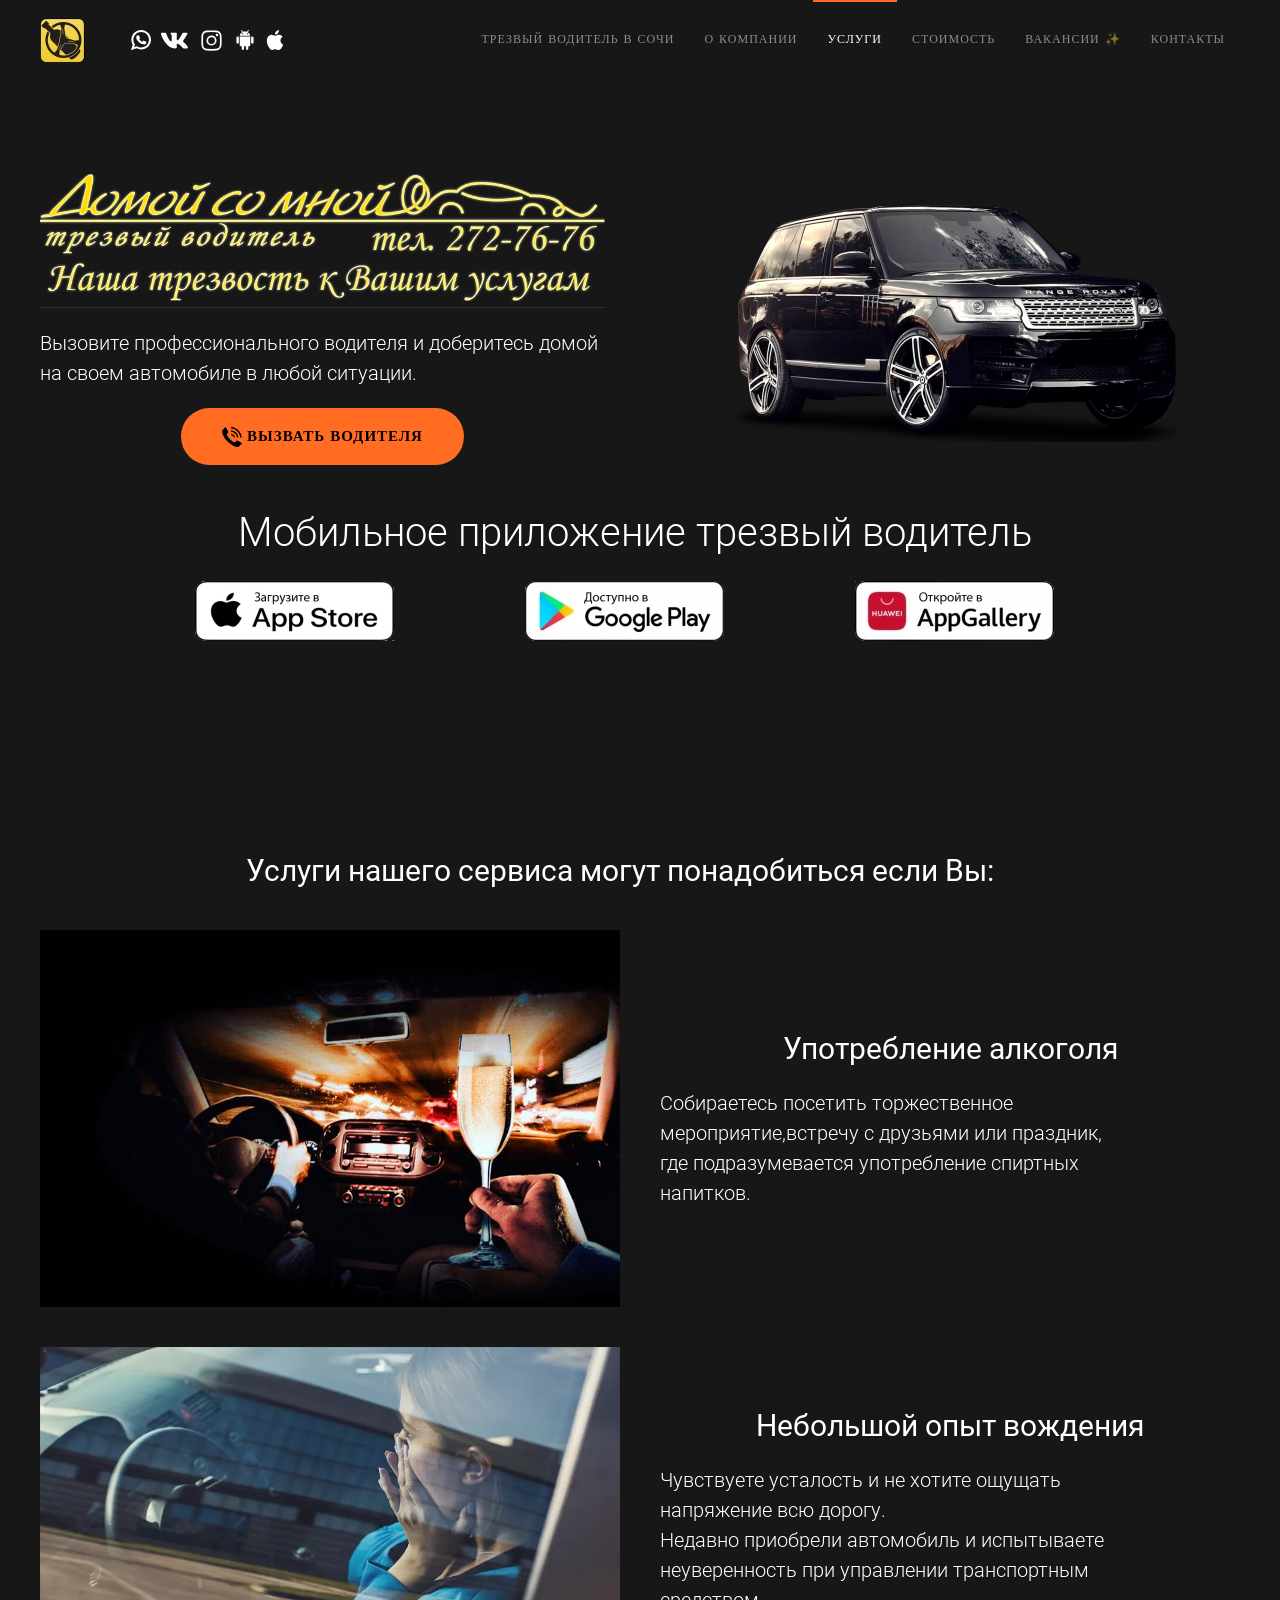
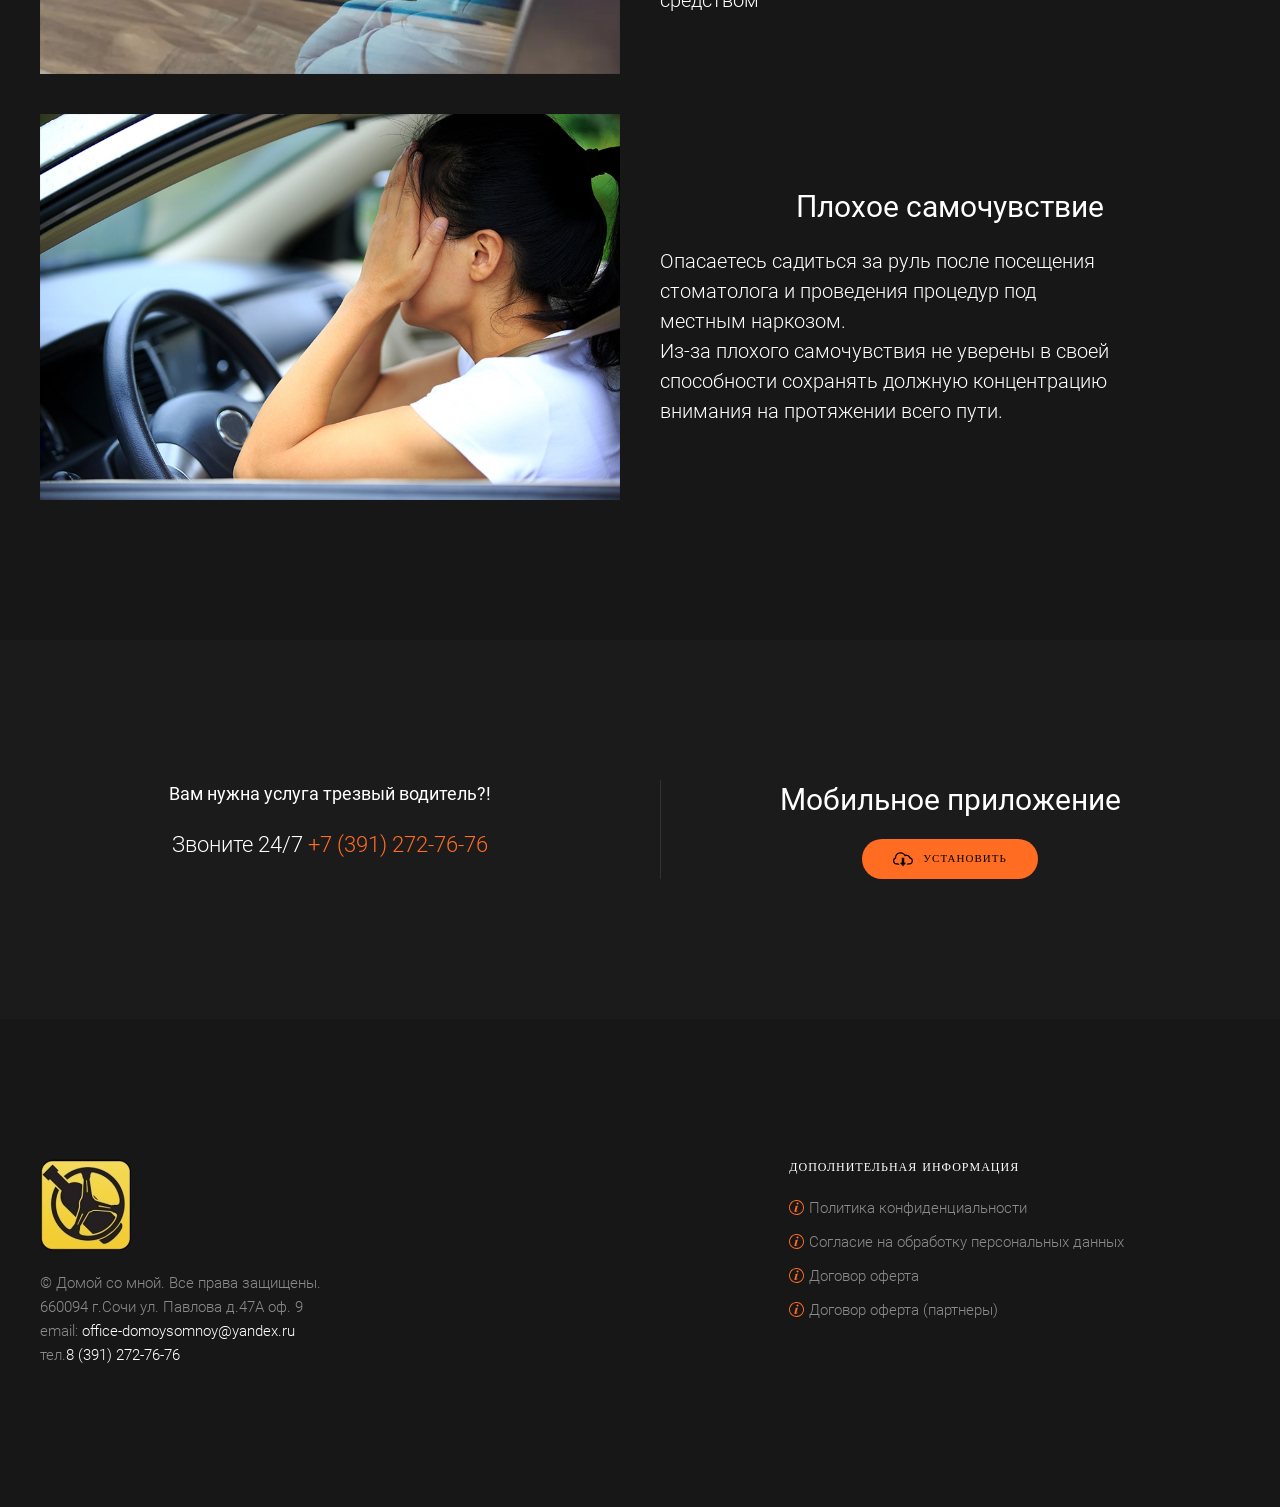
<file: услуги/аренда-водителя.html>
<!DOCTYPE html>
<html lang="ru-ru" dir="ltr">

<head>
<meta name="viewport" content="width=device-width,initial-scale=1">
<meta http-equiv="Cache-control" content="public">
<meta charset="UTF-8">
<meta property="og:locale" content="ru_RU">

<meta name="content-language" content="ru" />
<link rel="icon" href="/src/images/favicon.ico" type="image/x-icon">  
<link rel="apple-touch-icon" href="/src/images/apple-touch-icon.webp">
<title>Трезвый водитель Сочи - Круглосуточный вызов трезвого водителя</title>

<link rel="preload" href="/src/css/style.css" as="style" onload='this.rel="stylesheet"'>

<body>
  <div class="tm-page">
	<header class="tm-header-mobile lp-hidden@m">
	  <div class="lp-navbar-container">
		<div class="lp-container lp-container-expand">
		  <nav class="lp-navbar">
			<div class="lp-navbar-left">
			  <a href="/" aria-label="Вернуться в начало" class="lp-logo lp-navbar-item">
				<picture>
				  <source type="image/webp" srcset="/src/images/Logotip45.webp 45w, /src/images/Logotip90.webp 90w" sizes="(min-width: 45px) 45px"><img alt="Домой со мной" loading="eager" src="/src/images/Logotip45.webp" width="45" height="45"></picture>
				<picture>
				  <source type="image/webp" srcset="/src/images/Logotip45.webp 45w, /src/images/Logotip90.webp 90w" sizes="(min-width: 45px) 45px"><img class="lp-logo-inverse" alt="Домой со мной" loading="eager" src="/src/images/Logotip45.webp" width="45" height="45"></picture>
			  </a>
			  <div class="lp-navbar-item">
				<ul class="lp-flex-inline lp-flex-middle lp-flex-nowrap lp-grid-small">
				  <li>
					<a href="https://api.whatsapp.com/send?phone=79676127676" class="lp-preserve-width lp-icon-link" rel="noreferrer" title="whatsapp" aria-label="whatsapp"><img src="/src/svg/icons/whatsapp.svg" width="20" height="20" alt="WhatsApp"></a>
				  </li>
				  <li>
					<a href="https://www.instagram.com/domoy.so.mnoy/" class="lp-preserve-width lp-icon-link" rel="noreferrer" title="instagram" aria-label="instagram"><img src="/src/svg/icons/instagram.svg" width="27" height="27" alt="Instagram"></a>
				  </li>
				  <li>
					<a href="https://vk.com/domoysomnoy_krsk" class="lp-preserve-width lp-icon-link" rel="noreferrer" title="Вконтакте" aria-label="Вконтакте"><img src="/src/svg/icons/vk.svg" width="27" height="27" alt="Вконтакте"></a>
				  </li>
				  <li>
					<a href="https://play.google.com/store/apps/details?id=ru.taximaster.tmtaxicaller.id3036&amp;hl=ru&amp;gl=US" class="lp-preserve-width lp-icon-link" rel="noreferrer" title="Приложение android" aria-label="Приложение android"><img src="/src/svg/icons/android.svg" width="20" height="20" alt="Приложение android"></a>
				  </li>
				  <li>
					<a href="https://apps.apple.com/us/app/%D1%82%D1%80%D0%B5%D0%B7%D0%B2%D1%8B%D0%B9-%D0%B2%D0%BE%D0%B4%D0%B8%D1%82%D0%B5%D0%BB%D1%8C-%D0%B4%D0%BE%D0%BC%D0%BE%D0%B9-%D1%81%D0%BE-%D0%BC%D0%BD%D0%BE%D0%B9/id1534855047?ign-itsct=apps_box&amp;ign-itscg=30200" class="lp-preserve-width lp-icon-link" rel="noreferrer" title="Приложение ios" aria-label="Приложение ios"><img src="/src/svg/icons/apple.svg" width="20" height="20" alt="Приложение ios"></a>
				  </li>
				</ul>
			  </div>
			</div>
			<div class="lp-navbar-right">
			  <a href="#" class="lp-navbar-toggle" id="menu-open">
				<div lp-navbar-toggle-icon><img src="/src/svg/icons/menu.svg" alt="menu" title="menu" width="27px" height="27px"></div>
			  </a>
			</div>
		  </nav>
		</div>
	  </div>
	  <div class="lp-offcanvas">
		<div class="lp-offcanvas-bar lp-flex lp-flex-column">
		  <div class="lp-margin-auto-bottom">
			<div class="lp-panel">
			  <ul class="lp-nav lp-nav-default lp-nav-divider lp-nav-accordion">
				<li class="close-menu"><a href="/">Трезвый водитель</a> <a href="#" id="close-menu"><img src="/src/svg/icons/close.svg" alt="close-menu" title="close-menu" width="27px" height="27px" class="close-image"></a></li>
				<li><a href="/о-компании">О компании</a></li>
				<li class="lp-active lp-parent"><a href>Услуги<span lp-nav-parent-icon></span></a>
				  <ul class="lp-nav-sub">
					<li><a href="/услуги/трезвый-водитель">Трезвый водитель</a></li>
					<li><a href="/услуги/аренда-водителя">Водитель на день/ночь</a></li>
				  </ul>
				</li>
				<li><a href="/стоимость">Стоимость</a></li>
				<li><a href="/вакансии">Вакансии ✨</a></li>
				<li><a href="#contacts" lp-scroll>Контакты</a></li>
			  </ul>
			</div>
		  </div>
		  <div class="lp-grid-margin">
			<div class="lp-panel">
			  <div class="lp-grid tm-grid-expand lp-child-width-1-1 lp-grid-margin">
				<div class="lp-width-1-1">
				  <div class="lp-h5 lp-margin-remove-vertical">Обратная связь</div>
				  <div class="lp-margin-small">
					<div class="lp-flex-middle lp-grid-small contact-menu">
					  <div class="el-item"><a class="el-content lp-link-text" href="mailto:office-domoysomnoy@yandex.ru"><img src="/src/svg/icons/email.svg" width="20" height="20" alt="email"> Почта</a></div>
					  <div class="el-item"><a class="el-content lp-link-text" href="tel:+73912727676"><img src="/src/svg/icons/telefon.svg" width="20" height="20" alt="tel"> Телефон</a></div>
					</div>
				  </div>
				  <div class="lp-margin" lp-scrollspy="target: [];">
					<div class="lp-child-width-auto lp-grid-medium lp-flex-inline" >
					  <div>
						<a class="el-link lp-icon-link" href="https://www.instagram.com/domoy.so.mnoy/" aria-label="instagram" rel="noreferrer" title="instagram"><img src="/src/svg/icons/instagram.svg" width="27" height="27" alt="Instagram"></a>
					  </div>
					  <div>
						<a class="el-link lp-icon-link" href="https://api.whatsapp.com/send?phone=79676127676" aria-label="whatsapp" rel="noreferrer" title="whatsapp"><img src="/src/svg/icons/whatsapp.svg" width="20" height="20" alt="WhatsApp"></a>
					  </div>
					  <div>
						<a class="el-link lp-icon-link" href="https://vk.com/domoysomnoy_krsk" aria-label="Вконтакте" rel="noreferrer" title="Вконтакте"><img src="/src/svg/icons/vk.svg" width="27" height="27" alt="Вконтакте"></a>
					  </div>
					  <div>
						<a class="el-link lp-icon-link" href="https://play.google.com/store/apps/details?id=ru.taximaster.tmtaxicaller.id3036&amp;hl=ru&amp;gl=US" aria-label="Google Play" rel="noreferrer" title="Приложение Гугл"><img src="/src/svg/icons/android.svg" width="20" height="20" alt="Приложение android"></a>
					  </div>
					  <div>
						<a class="el-link lp-icon-link" href="https://apps.apple.com/us/app/%D1%82%D1%80%D0%B5%D0%B7%D0%B2%D1%8B%D0%B9-%D0%B2%D0%BE%D0%B4%D0%B8%D1%82%D0%B5%D0%BB%D1%8C-%D0%B4%D0%BE%D0%BC%D0%BE%D0%B9-%D1%81%D0%BE-%D0%BC%D0%BD%D0%BE%D0%B9/id1534855047?ign-itsct=apps_box&amp;ign-itscg=30200" aria-label="App Store" rel="noreferrer" title="Приложение Apple"><img src="/src/svg/icons/apple.svg" width="20" height="20" alt="Приложение ios"></a>
					  </div>
					</div>
				  </div>
				</div>
			  </div>
			</div>
		  </div>
		</div>
	  </div>
	</header>
	<header class="tm-header lp-visible@m">
		<div class="lp-navbar-container">
		  <div class="lp-container">
			<nav class="lp-navbar">
			  <div class="lp-navbar-left">
				<a href="/" aria-label="Вернуться в начало" class="lp-logo lp-navbar-item">
				  <picture>
					<source type="image/webp" srcset="/src/images/Logotip45.webp 45w, /src/images/Logotip90.webp 90w" sizes="(min-width: 45px) 45px"><img alt="Домой со мной" loading="eager" src="/src/images/Logotip45.webp" width="45" height="45"></picture>
				  <picture>
					<source type="image/webp" srcset="/src/images/Logotip45.webp 45w, /src/images/Logotip90.webp 90w" sizes="(min-width: 45px) 45px"><img class="lp-logo-inverse" alt="Домой со мной" loading="eager" src="/src/images/Logotip45.webp" width="45" height="45"></picture>
				</a>
				<div class="lp-navbar-item">
				  <ul class="lp-flex-inline lp-flex-middle lp-flex-nowrap lp-grid-small" >
					<li>
					  <a href="https://api.whatsapp.com/send?phone=79676127676" class="lp-icon-link" rel="noreferrer" aria-label="Whatsapp" title="Whatsapp"><img src="/src/svg/icons/whatsapp.svg" width="20" height="20" alt="WhatsApp"></a>
					</li>
					<li>
					  <a href="https://vk.com/domoysomnoy_krsk" class=" lp-icon-link" rel="noreferrer" aria-label="Вконтакте" title="Вконтакте"><img src="/src/svg/icons/vk.svg" width="27" height="27" alt="Вконтакте"></a>
					</li>
					<li>
					  <a href="https://www.instagram.com/domoy.so.mnoy/" class="lp-icon-link" rel="noreferrer" aria-label="instagram" title="instagram"><img src="/src/svg/icons/instagram.svg" width="27" height="27" alt="Instagram"></a>
					</li>
					<li>
					  <a href="https://play.google.com/store/apps/details?id=ru.taximaster.tmtaxicaller.id3036&amp;hl=ru&amp;gl=US" class="lp-icon-link" rel="noreferrer" aria-label="Приложение android" title="Приложение android"><img src="/src/svg/icons/android.svg" width="20" height="20" alt="Приложение android"></a>
					</li>
					<li>
					  <a href="https://apps.apple.com/us/app/%D1%82%D1%80%D0%B5%D0%B7%D0%B2%D1%8B%D0%B9-%D0%B2%D0%BE%D0%B4%D0%B8%D1%82%D0%B5%D0%BB%D1%8C-%D0%B4%D0%BE%D0%BC%D0%BE%D0%B9-%D1%81%D0%BE-%D0%BC%D0%BD%D0%BE%D0%B9/id1534855047?ign-itsct=apps_box&amp;ign-itscg=30200" class=" lp-icon-link" rel="noreferrer" aria-label="Приложение ios" title="Приложение ios"><img src="/src/svg/icons/apple.svg" width="20" height="20" alt="Приложение ios"></a>
					</li>
				  </ul>
				</div>
			  </div>
			  <div class="lp-navbar-right">
				<ul class="lp-navbar-nav">
				  <li><a href="/">Трезвый водитель в Сочи</a></li>
				  <li><a href="/о-компании">О компании</a></li>
				  <li class="lp-active lp-parent"><a href="#" lp-scroll>Услуги</a>
					<div class="lp-navbar-dropdown lp-drop">
					  <div>
						<ul class="lp-nav lp-navbar-dropdown-nav">
						  <li><a href="/услуги/трезвый-водитель">Трезвый водитель</a></li>
						  <li><a href="/услуги/аренда-водителя">Водитель на день/ночь</a></li>
						</ul>
					  </div>
					</div>
				  </li>
				  <li><a href="/стоимость">Стоимость</a></li>
				  <li><a href="/вакансии">Вакансии ✨</a></li>
				  <li><a href="#contacts" lp-scroll>Контакты</a></li>
				</ul>
			  </div>
			</nav>
		  </div>
		</div>
	</header>
	<main id="tm-main">
	  <div class="lp-section-default lp-section lp-flex lp-flex-middle">
		<div class="lp-width-1-1 box-rover">
		  <div class="lp-container">
			<div class="lp-grid tm-grid-expand lp-grid-large lp-grid-margin-large" >
			  <div class="lp-grid-item-match lp-flex-middle lp-width-1-2">
				<div class="lp-panel">
				  <div class="lp-heading-divider lp-text-primary lp-text-left@m lp-text-center" ><img src="/src/images/domoysomnoy.svg" alt="Время прибытия водителя" width="942" height="211"></div>
				  <div class="lp-panel lp-text-lead lp-margin lp-text-left@m lp-text-center" >
					<p>Вызовите профессионального водителя и доберитесь домой на своем автомобиле в любой ситуации.
					</p>
				  </div>
				  <div class="lp-margin lp-margin-remove-top lp-margin-remove-bottom lp-text-center" ><a class="el-content lp-button lp-button-primary lp-button-large lp-flex-inline lp-flex-center lp-flex-middle" title="Позвонить" aria-label="Заказать водител" href="tel:+73912727676"><img src="/src/svg/icons/receiver.svg" alt="call" title="call" class="svg-lp"> Вызвать водителя</a></div>
				</div>
			  </div>
			  <div class="lp-grid-item-match lp-flex-middle lp-width-1-2 b-mobile">
				<div class="lp-panel">
				  <div class="main-image">
					<picture>
					  <source type="image/webp" srcset="/src/images/rover.webp 440w, /src/images/rover.webp 768w, /component/ajax/?p=image&amp;src=%7B%22file%22%3A%22images%2Frover.webp%22%2C%22type%22%3A%22webp%2C100%22%2C%22thumbnail%22%3A%22879%2C488%2C%22%7D&amp;hash=0b8b6e7d 879w, /src/images/rover.webp 880w" sizes="(min-width: 440px) 440px"><img src="src/images/rover.webp" width="440" height="244" class="el-image" alt="Услуга трезвый водитель"></picture>
				  </div>
				</div>
			  </div>
			</div>
			<div class="lp-grid tm-grid-expand lp-child-width-1-1 lp-grid-margin">
			  <div class="lp-width-1-1">
				<h1 class="lp-h1 app-title"><center>Мобильное приложение трезвый водитель</center></h1>
				<div class="lp-margin lp-text-center">
				  <div class="lp-grid lp-child-width-1-1 lp-child-width-1-4 lp-flex-center lp-flex-middle lp-grid-match">
					<div class="s-mobile">
					  <div class="el-item lp-panel lp-margin-remove-first-child app-icon">
						<a href="https://apps.apple.com/us/app/%D1%82%D1%80%D0%B5%D0%B7%D0%B2%D1%8B%D0%B9-%D0%B2%D0%BE%D0%B4%D0%B8%D1%82%D0%B5%D0%BB%D1%8C-%D0%B4%D0%BE%D0%BC%D0%BE%D0%B9-%D1%81%D0%BE-%D0%BC%D0%BD%D0%BE%D0%B9/id1534855047?ign-itsct=apps_box&amp;ign-itscg=30200" aria-label="Загрузите приложение для iOS"><img src="src/images/App-Store.webp" srcset="/src/images/App-Store.webp 199w, /src/images/App-Store.webp 397w, /src/images/App-Store.webp 398w" sizes="(min-width: 199px) 199px" width="199" height="60" alt="Мобильное приложение в App Store" class="el-image"></a>
					  </div>
					</div>
					<div class="s-mobile">
					  <div class="el-item lp-panel lp-margin-remove-first-child app-icon">
						<a href="https://play.google.com/store/apps/details?id=ru.taximaster.tmtaxicaller.id3036&amp;hl=ru&amp;gl=US" aria-label="Загрузите мобильное приложение для Android"><img src="src/images/Play-Market.webp" srcset="/src/images/Play-Market.webp 199w, /src/images/Play-Market.webp 397w, /src/images/Play-Market.webp 398w" sizes="(min-width: 199px) 199px" width="199" height="60" alt="Мобильное приложение в Play Market" class="el-image"></a>
					  </div>
					</div>
					<div class="s-mobile">
					  <div class="el-item lp-panel lp-margin-remove-first-child app-icon">
						<a href="https://appgallery.huawei.com/app/C104755799" aria-label="Загрузите мобильное приложение для Huawei"><img src="src/images/App-Gallery.webp" srcset="/src/images/App-Gallery.webp 199w, /src/images/App-Gallery.webp 397w, /src/images/App-Gallery.webp 398w" sizes="(min-width: 199px) 199px" width="199" height="60" alt="Мобильное приложение в App Gallery" class="el-image"></a>
					  </div>
					</div>
				  </div>
				</div>
			  </div>
			</div>
		  </div>
		</div>
	  </div>
	  <div class="lp-section-default lp-section lp-section-large">
		<div class="lp-container">
		  <div class="lp-grid tm-grid-expand lp-child-width-1-1 lp-margin-large">
			<div class="lp-width-1-1">
			  <h2 class="lp-h2 lp-text-center lp-scrollspy-inview">Услуги нашего сервиса могут понадобиться если Вы:</h2></div>
		  </div>
		  <div class="lp-grid tm-grid-expand lp-grid-margin" lp-grid="">
			<div class="lp-grid-item-match lp-flex-middle lp-width-1-2 lp-first-column">
			  <div class="lp-panel lp-width-1-1">
				<div class="lp-margin lp-scrollspy-inview">
				  <img src="/src/images/party.webp" width="920" height="598" class="el-image" alt="Вызов трезвого водителя" loading="lazy">
				</div>
			  </div>
			</div>
			<div class="lp-grid-item-match lp-flex-middle lp-width-1-2">
			  <div class="lp-panel lp-width-1-1">
				<h2 class="lp-h2 lp-text-center lp-scrollspy-inview">Употребление алкоголя</h2>
				<div class="lp-panel lp-text-lead lp-margin lp-width-large lp-margin-auto lp-text-left lp-scrollspy-inview">
				  <p>Собираетесь посетить торжественное мероприятие,встречу с друзьями или праздник, где подразумевается употребление спиртных напитков.</p>
				</div>
			  </div>
			</div>
		  </div>
		  <div class="lp-grid tm-grid-expand lp-grid-margin" lp-grid="">
			<div class="lp-grid-item-match lp-flex-middle lp-width-1-2 lp-first-column">
			  <div class="lp-panel lp-width-1-1">
				<div class="lp-margin lp-scrollspy-inview"><img src="/src/images/neuverennost.webp" width="920" height="518" class="el-image" alt="Нет опыта вождения" loading="lazy"></div>
			  </div>
			</div>
			<div class="lp-grid-item-match lp-flex-middle lp-width-1-2">
			  <div class="lp-panel lp-width-1-1">
				<h2 class="lp-h2 lp-text-center lp-scrollspy-inview">Небольшой опыт вождения</h2>
				<div class="lp-panel lp-text-lead lp-margin lp-width-large lp-margin-auto lp-text-left lp-scrollspy-inview">
				  <p>Чувствуете усталость и не хотите ощущать напряжение всю дорогу.
					<br>Недавно приобрели автомобиль и испытываете неуверенность при управлении транспортным средством</p>
				</div>
			  </div>
			</div>
		  </div>
		  <div class="lp-grid tm-grid-expand lp-grid-margin" lp-grid="">
			<div class="lp-grid-item-match lp-flex-middle lp-width-1-2 lp-first-column">
			  <div class="lp-panel lp-width-1-1">
				<div class="lp-margin lp-scrollspy-inview">
				 <img src="/src/images/samochuvstvie.webp" width="920" height="613" class="el-image" alt="Плохое самочувствие" loading="lazy">
				</div>
			  </div>
			</div>
			<div class="lp-grid-item-match lp-flex-middle lp-width-1-2">
			  <div class="lp-panel lp-width-1-1">
				<h2 class="lp-h2 lp-text-center lp-scrollspy-inview">Плохое самочувствие</h2>
				<div class="lp-panel lp-text-lead lp-margin lp-width-large lp-margin-auto lp-text-left lp-scrollspy-inview">
				  <p>Опасаетесь садиться за руль после посещения стоматолога и проведения процедур под местным наркозом.
					<br><span>Из-за плохого самочувствия не уверены в своей способности сохранять должную концентрацию внимания на протяжении всего пути.</span></p>
				</div>
			  </div>
			</div>
		  </div>
		</div>
	  </div>
	  <div class="lp-section-muted lp-section lp-section-large">
		  <div class="lp-container">
			<div class="lp-grid tm-grid-expand lp-grid-divider lp-grid-margin" lp-grid="">
			  <div class="lp-width-1-2 lp-first-column">
				<h3 class="lp-h3 lp-text-center lp-scrollspy-inview" >Вам нужна услуга трезвый водитель?!</h3>
				<div class="lp-panel lp-text-large lp-text-emphasis lp-margin lp-text-center lp-scrollspy-inview" >Звоните 24/7<a class="lp-text-primary" href="tel:+73912727676"> +7 (391) 272-76-76</a></div>
			  </div>
			  <div class="lp-width-1-2">
				<h2 class="lp-h3 lp-text-center lp-scrollspy-inview" >Мобильное приложение</h2>
				<div class="lp-margin lp-text-center lp-scrollspy-inview" ><a class="el-content lp-button lp-button-primary lp-flex-inline lp-flex-center lp-flex-middle" aria-label="Мобильное приложение" href="https://onelink.to/pdbeay"><span class="lp-margin-small-right lp-icon" lp-icon="cloud-download"><img src="/src/svg/icons/download.svg" width="20px" height="20px"></span>Установить</a></div>
			  </div>
			</div>
		  </div>
		</div>
	  
	</main>
	<footer>
	  <div class="lp-section-default lp-section lp-section-large" lp-scrollspy="target: []; cls: lp-animation-fade; delay: false;">
		<div class="lp-container">
		  <div class="lp-grid tm-grid-expand lp-grid-large lp-grid-margin-large" >
			<div class="lp-width-expand@m">
			  <div class="lp-margin lp-text-left">
				<a class="el-link" href="/" aria-label="Услуга трезвый водитель">
				  <picture>
					<source type="image/webp" srcset="/src/images/Logotip90.webp 92w, /src/images/Logotip90.webp 168w" sizes="(min-width: 92px) 92px"><img src="/src/images/Logotip90.webp" width="92" height="92" class="el-image" alt="Трезвый водитель Сочи"></picture>
				</a>
			  </div>
			  <div class="lp-panel lp-text-muted lp-margin lp-text-left" id="contacts" >
				<p>© Домой со мной. Все права защищены.
				  <br>660094 г.Сочи ул. Павлова д.47А оф. 9
				  <br>email: <a href="mailto:office-domoysomnoy@yandex.ru"><span class="email-address">office-domoysomnoy@yandex.ru</span></a>
				  <br>тел.<a href="tel:+73912727676">8 (391) 272-76-76</a></p>
			  </div>
			</div>
			<div class="lp-width-large@m b-mobile">
			  <h2 class="lp-h5 lp-text-left">Дополнительная информация</h2>
			  <ul class="lp-list">
				  <li class="el-item">
					<a href="/политика-конфиденциальности" class="lp-link-toggle">
					  <div class="lp-grid-small">
						  <div class="footer-icon"><img src="/src/svg/icons/info.svg" alt="info" class="svg-lp" width="20px" height="20px"><span class="lp-link-muted lp-margin-remove-last-child"><p>Политика конфиденциальности</p></span></div>
					  </div>
					</a>
				  </li>
				  <li class="el-item">
					<a href="/обработка-персональных-данных" class="lp-link-toggle">
					  <div class="lp-grid-small">
						  <div class="footer-icon"><img src="/src/svg/icons/info.svg" alt="info" class="svg-lp" width="20px" height="20px"><span class="lp-link-muted lp-margin-remove-last-child"><p>Согласие на обработку&nbsp;персональных данных</p></span></div>
					  </div>
					</a>
				  </li>
				  <li class="el-item">
					<a href="/договор-оферта-пользователя" class="lp-link-toggle">
					  <div class="lp-grid-small">
						  <div class="footer-icon"><img src="/src/svg/icons/info.svg" alt="info" class="svg-lp" width="20px" height="20px"><span class="lp-link-muted lp-margin-remove-last-child"><p>Договор оферта</p></span></div>
					  </div>
					</a>
				  </li>
				  <li class="el-item">
					  <a href="/договор-оферта-партнеры" class="lp-link-toggle">
						<div class="lp-grid-small ">
						  <div class="footer-icon"><img src="/src/svg/icons/info.svg" alt="info" class="svg-lp" width="20px" height="20px"><span class="lp-link-muted lp-margin-remove-last-child"><p>Договор оферта (партнеры)</p></span></div>
						</div>
					  </a>
					</li>
				</ul>
			  <button id="scrollToTop" onclick="scrollToTop()">
				<img src="/src/svg/icons/to-top.svg" alt="To Top" width="27px" height="27px">
			  </button>

			</div>
		  </div>
		</div>
	  </div>
	</footer>
  </div>
  <script src="/src/js/main.js"></script>
</body>
</file>
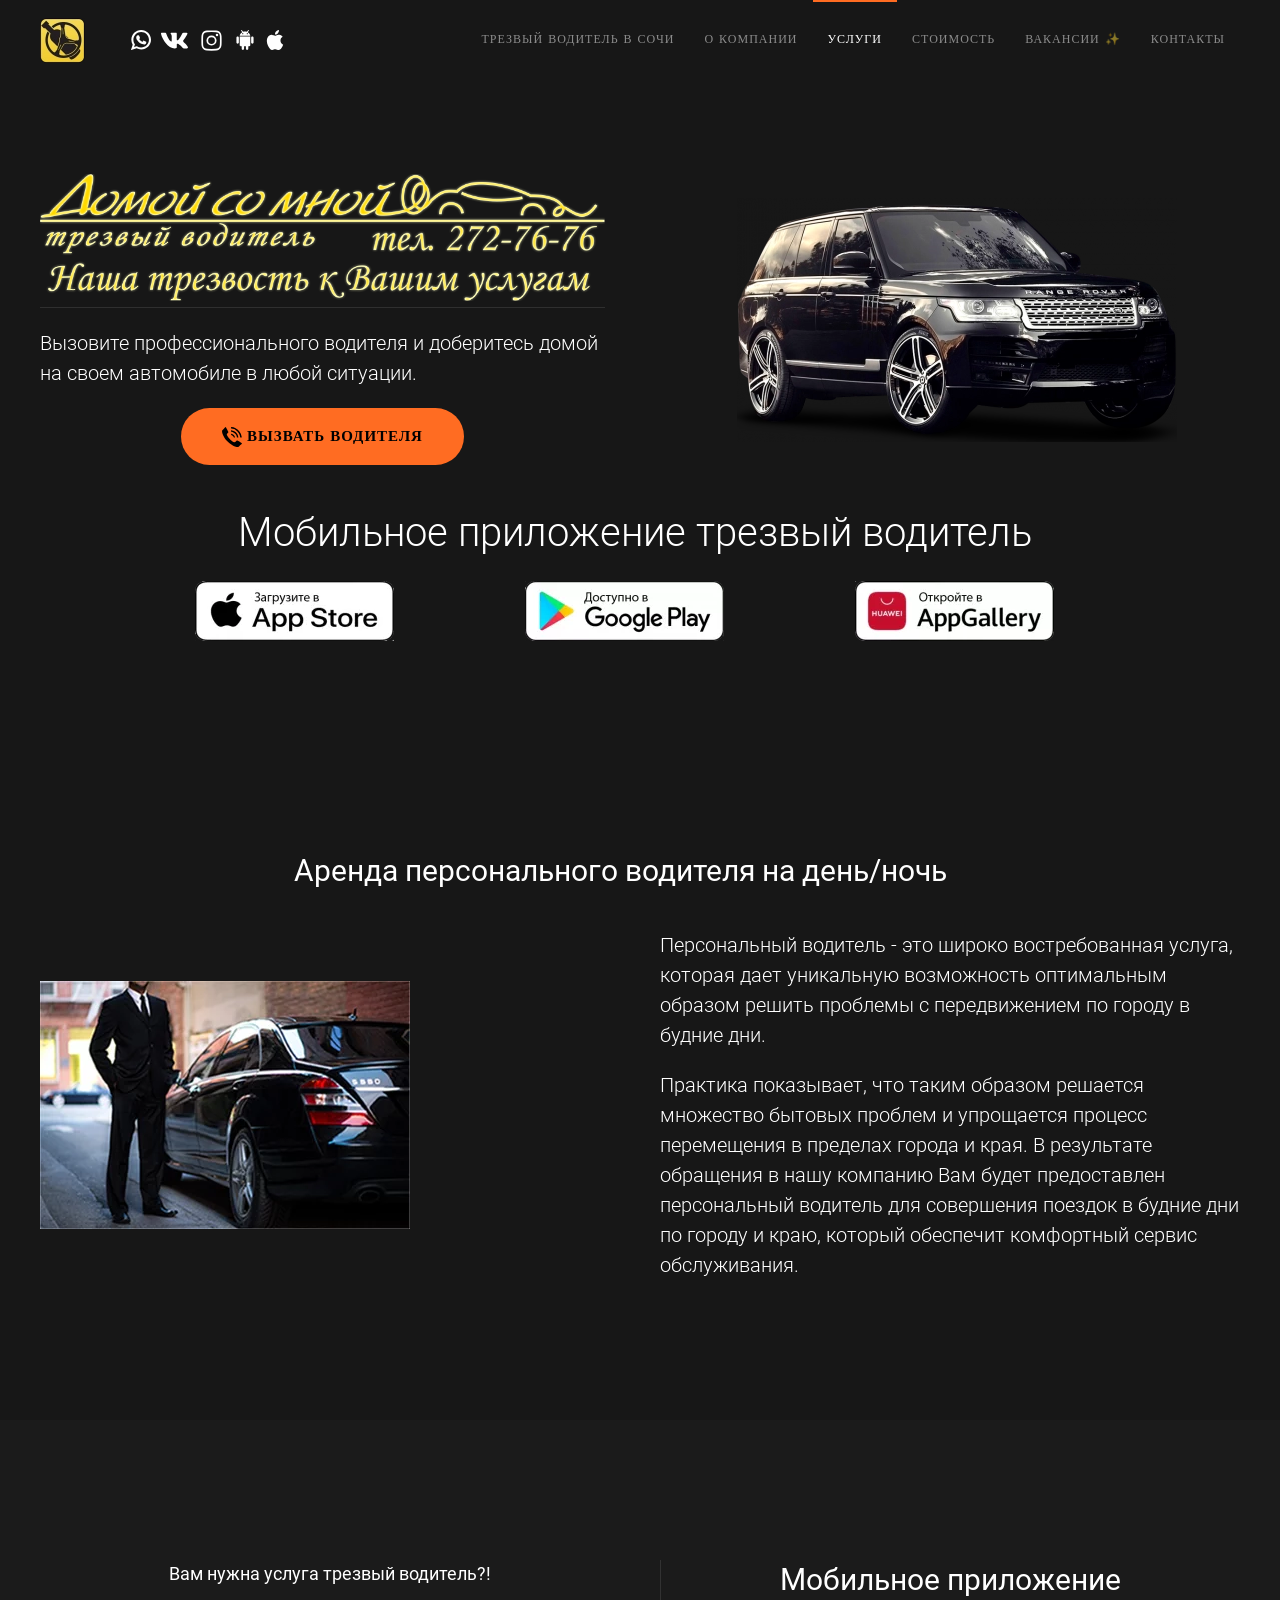
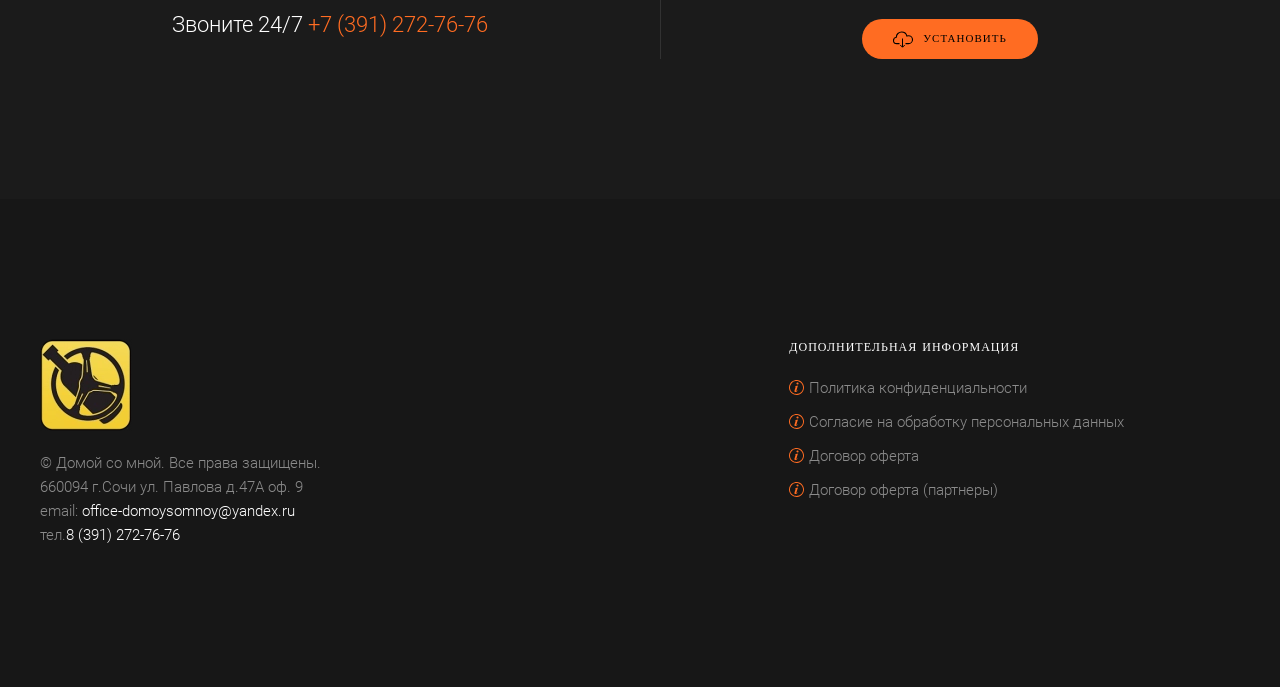
<file: услуги/трезвый-водитель.html>
<!DOCTYPE html>
<html lang="ru-ru" dir="ltr">

<head>
<meta name="viewport" content="width=device-width,initial-scale=1">
<meta http-equiv="Cache-control" content="public">
<meta charset="UTF-8">
<meta property="og:locale" content="ru_RU">

<meta name="content-language" content="ru" />
<link rel="icon" href="/src/images/favicon.ico" type="image/x-icon">  
<link rel="apple-touch-icon" href="/src/images/apple-touch-icon.webp">
<title>Трезвый водитель Сочи - Круглосуточный вызов трезвого водителя</title>

<link rel="preload" href="/src/css/style.css" as="style" onload='this.rel="stylesheet"'>

<body>
  <div class="tm-page">
	<header class="tm-header-mobile lp-hidden@m">
	  <div class="lp-navbar-container">
		<div class="lp-container lp-container-expand">
		  <nav class="lp-navbar">
			<div class="lp-navbar-left">
			  <a href="/" aria-label="Вернуться в начало" class="lp-logo lp-navbar-item">
				<picture>
				  <source type="image/webp" srcset="/src/images/Logotip45.webp 45w, /src/images/Logotip90.webp 90w" sizes="(min-width: 45px) 45px"><img alt="Домой со мной" loading="eager" src="/src/images/Logotip45.webp" width="45" height="45"></picture>
				<picture>
				  <source type="image/webp" srcset="/src/images/Logotip45.webp 45w, /src/images/Logotip90.webp 90w" sizes="(min-width: 45px) 45px"><img class="lp-logo-inverse" alt="Домой со мной" loading="eager" src="/src/images/Logotip45.webp" width="45" height="45"></picture>
			  </a>
			  <div class="lp-navbar-item">
				<ul class="lp-flex-inline lp-flex-middle lp-flex-nowrap lp-grid-small">
				  <li>
					<a href="https://api.whatsapp.com/send?phone=79676127676" class="lp-preserve-width lp-icon-link" rel="noreferrer" title="whatsapp" aria-label="whatsapp"><img src="/src/svg/icons/whatsapp.svg" width="20" height="20" alt="WhatsApp"></a>
				  </li>
				  <li>
					<a href="https://www.instagram.com/domoy.so.mnoy/" class="lp-preserve-width lp-icon-link" rel="noreferrer" title="instagram" aria-label="instagram"><img src="/src/svg/icons/instagram.svg" width="27" height="27" alt="Instagram"></a>
				  </li>
				  <li>
					<a href="https://vk.com/domoysomnoy_krsk" class="lp-preserve-width lp-icon-link" rel="noreferrer" title="Вконтакте" aria-label="Вконтакте"><img src="/src/svg/icons/vk.svg" width="27" height="27" alt="Вконтакте"></a>
				  </li>
				  <li>
					<a href="https://play.google.com/store/apps/details?id=ru.taximaster.tmtaxicaller.id3036&amp;hl=ru&amp;gl=US" class="lp-preserve-width lp-icon-link" rel="noreferrer" title="Приложение android" aria-label="Приложение android"><img src="/src/svg/icons/android.svg" width="20" height="20" alt="Приложение android"></a>
				  </li>
				  <li>
					<a href="https://apps.apple.com/us/app/%D1%82%D1%80%D0%B5%D0%B7%D0%B2%D1%8B%D0%B9-%D0%B2%D0%BE%D0%B4%D0%B8%D1%82%D0%B5%D0%BB%D1%8C-%D0%B4%D0%BE%D0%BC%D0%BE%D0%B9-%D1%81%D0%BE-%D0%BC%D0%BD%D0%BE%D0%B9/id1534855047?ign-itsct=apps_box&amp;ign-itscg=30200" class="lp-preserve-width lp-icon-link" rel="noreferrer" title="Приложение ios" aria-label="Приложение ios"><img src="/src/svg/icons/apple.svg" width="20" height="20" alt="Приложение ios"></a>
				  </li>
				</ul>
			  </div>
			</div>
			<div class="lp-navbar-right">
			  <a href="#" class="lp-navbar-toggle" id="menu-open">
				<div lp-navbar-toggle-icon><img src="/src/svg/icons/menu.svg" alt="menu" title="menu" width="27px" height="27px"></div>
			  </a>
			</div>
		  </nav>
		</div>
	  </div>
	  <div class="lp-offcanvas">
		<div class="lp-offcanvas-bar lp-flex lp-flex-column">
		  <div class="lp-margin-auto-bottom">
			<div class="lp-panel">
			  <ul class="lp-nav lp-nav-default lp-nav-divider lp-nav-accordion">
				<li class="close-menu"><a href="/">Трезвый водитель</a> <a href="#" id="close-menu"><img src="/src/svg/icons/close.svg" alt="close-menu" title="close-menu" width="27px" height="27px" class="close-image"></a></li>
				<li><a href="/о-компании">О компании</a></li>
				<li class="lp-active lp-parent"><a href>Услуги<span lp-nav-parent-icon></span></a>
				  <ul class="lp-nav-sub">
					<li><a href="/услуги/трезвый-водитель">Трезвый водитель</a></li>
					<li><a href="/услуги/аренда-водителя">Водитель на день/ночь</a></li>
				  </ul>
				</li>
				<li><a href="/стоимость">Стоимость</a></li>
				<li><a href="/вакансии">Вакансии ✨</a></li>
				<li><a href="#contacts" lp-scroll>Контакты</a></li>
			  </ul>
			</div>
		  </div>
		  <div class="lp-grid-margin">
			<div class="lp-panel">
			  <div class="lp-grid tm-grid-expand lp-child-width-1-1 lp-grid-margin">
				<div class="lp-width-1-1">
				  <div class="lp-h5 lp-margin-remove-vertical">Обратная связь</div>
				  <div class="lp-margin-small">
					<div class="lp-flex-middle lp-grid-small contact-menu">
					  <div class="el-item"><a class="el-content lp-link-text" href="mailto:office-domoysomnoy@yandex.ru"><img src="/src/svg/icons/email.svg" width="20" height="20" alt="email"> Почта</a></div>
					  <div class="el-item"><a class="el-content lp-link-text" href="tel:+73912727676"><img src="/src/svg/icons/telefon.svg" width="20" height="20" alt="tel"> Телефон</a></div>
					</div>
				  </div>
				  <div class="lp-margin" lp-scrollspy="target: [];">
					<div class="lp-child-width-auto lp-grid-medium lp-flex-inline" >
					  <div>
						<a class="el-link lp-icon-link" href="https://www.instagram.com/domoy.so.mnoy/" aria-label="instagram" rel="noreferrer" title="instagram"><img src="/src/svg/icons/instagram.svg" width="27" height="27" alt="Instagram"></a>
					  </div>
					  <div>
						<a class="el-link lp-icon-link" href="https://api.whatsapp.com/send?phone=79676127676" aria-label="whatsapp" rel="noreferrer" title="whatsapp"><img src="/src/svg/icons/whatsapp.svg" width="20" height="20" alt="WhatsApp"></a>
					  </div>
					  <div>
						<a class="el-link lp-icon-link" href="https://vk.com/domoysomnoy_krsk" aria-label="Вконтакте" rel="noreferrer" title="Вконтакте"><img src="/src/svg/icons/vk.svg" width="27" height="27" alt="Вконтакте"></a>
					  </div>
					  <div>
						<a class="el-link lp-icon-link" href="https://play.google.com/store/apps/details?id=ru.taximaster.tmtaxicaller.id3036&amp;hl=ru&amp;gl=US" aria-label="Google Play" rel="noreferrer" title="Приложение Гугл"><img src="/src/svg/icons/android.svg" width="20" height="20" alt="Приложение android"></a>
					  </div>
					  <div>
						<a class="el-link lp-icon-link" href="https://apps.apple.com/us/app/%D1%82%D1%80%D0%B5%D0%B7%D0%B2%D1%8B%D0%B9-%D0%B2%D0%BE%D0%B4%D0%B8%D1%82%D0%B5%D0%BB%D1%8C-%D0%B4%D0%BE%D0%BC%D0%BE%D0%B9-%D1%81%D0%BE-%D0%BC%D0%BD%D0%BE%D0%B9/id1534855047?ign-itsct=apps_box&amp;ign-itscg=30200" aria-label="App Store" rel="noreferrer" title="Приложение Apple"><img src="/src/svg/icons/apple.svg" width="20" height="20" alt="Приложение ios"></a>
					  </div>
					</div>
				  </div>
				</div>
			  </div>
			</div>
		  </div>
		</div>
	  </div>
	</header>
	<header class="tm-header lp-visible@m">
		<div class="lp-navbar-container">
		  <div class="lp-container">
			<nav class="lp-navbar">
			  <div class="lp-navbar-left">
				<a href="/" aria-label="Вернуться в начало" class="lp-logo lp-navbar-item">
				  <picture>
					<source type="image/webp" srcset="/src/images/Logotip45.webp 45w, /src/images/Logotip90.webp 90w" sizes="(min-width: 45px) 45px"><img alt="Домой со мной" loading="eager" src="/src/images/Logotip45.webp" width="45" height="45"></picture>
				  <picture>
					<source type="image/webp" srcset="/src/images/Logotip45.webp 45w, /src/images/Logotip90.webp 90w" sizes="(min-width: 45px) 45px"><img class="lp-logo-inverse" alt="Домой со мной" loading="eager" src="/src/images/Logotip45.webp" width="45" height="45"></picture>
				</a>
				<div class="lp-navbar-item">
				  <ul class="lp-flex-inline lp-flex-middle lp-flex-nowrap lp-grid-small" >
					<li>
					  <a href="https://api.whatsapp.com/send?phone=79676127676" class="lp-icon-link" rel="noreferrer" aria-label="Whatsapp" title="Whatsapp"><img src="/src/svg/icons/whatsapp.svg" width="20" height="20" alt="WhatsApp"></a>
					</li>
					<li>
					  <a href="https://vk.com/domoysomnoy_krsk" class=" lp-icon-link" rel="noreferrer" aria-label="Вконтакте" title="Вконтакте"><img src="/src/svg/icons/vk.svg" width="27" height="27" alt="Вконтакте"></a>
					</li>
					<li>
					  <a href="https://www.instagram.com/domoy.so.mnoy/" class="lp-icon-link" rel="noreferrer" aria-label="instagram" title="instagram"><img src="/src/svg/icons/instagram.svg" width="27" height="27" alt="Instagram"></a>
					</li>
					<li>
					  <a href="https://play.google.com/store/apps/details?id=ru.taximaster.tmtaxicaller.id3036&amp;hl=ru&amp;gl=US" class="lp-icon-link" rel="noreferrer" aria-label="Приложение android" title="Приложение android"><img src="/src/svg/icons/android.svg" width="20" height="20" alt="Приложение android"></a>
					</li>
					<li>
					  <a href="https://apps.apple.com/us/app/%D1%82%D1%80%D0%B5%D0%B7%D0%B2%D1%8B%D0%B9-%D0%B2%D0%BE%D0%B4%D0%B8%D1%82%D0%B5%D0%BB%D1%8C-%D0%B4%D0%BE%D0%BC%D0%BE%D0%B9-%D1%81%D0%BE-%D0%BC%D0%BD%D0%BE%D0%B9/id1534855047?ign-itsct=apps_box&amp;ign-itscg=30200" class=" lp-icon-link" rel="noreferrer" aria-label="Приложение ios" title="Приложение ios"><img src="/src/svg/icons/apple.svg" width="20" height="20" alt="Приложение ios"></a>
					</li>
				  </ul>
				</div>
			  </div>
			  <div class="lp-navbar-right">
				<ul class="lp-navbar-nav">
				  <li><a href="/">Трезвый водитель в Сочи</a></li>
				  <li><a href="/о-компании">О компании</a></li>
				  <li class="lp-active lp-parent"><a href="#" lp-scroll>Услуги</a>
					<div class="lp-navbar-dropdown lp-drop">
					  <div>
						<ul class="lp-nav lp-navbar-dropdown-nav">
						  <li><a href="/услуги/трезвый-водитель">Трезвый водитель</a></li>
						  <li><a href="/услуги/аренда-водителя">Водитель на день/ночь</a></li>
						</ul>
					  </div>
					</div>
				  </li>
				  <li class="item-104"><a href="/стоимость">Стоимость</a></li>
				  <li class="item-107"><a href="/вакансии">Вакансии ✨</a></li>
				  <li class="item-105"><a href="#contacts" lp-scroll>Контакты</a></li>
				</ul>
			  </div>
			</nav>
		  </div>
		</div>
	</header>
	<main id="tm-main">
	  <div class="lp-section-default lp-section lp-flex lp-flex-middle">
		<div class="lp-width-1-1 box-rover">
		  <div class="lp-container">
			<div class="lp-grid tm-grid-expand lp-grid-large lp-grid-margin-large" >
			  <div class="lp-grid-item-match lp-flex-middle lp-width-1-2">
				<div class="lp-panel">
				  <div class="lp-heading-divider lp-text-primary lp-text-left@m lp-text-center" ><img src="/src/images/domoysomnoy.svg" alt="Время прибытия водителя" width="942" height="211"></div>
				  <div class="lp-panel lp-text-lead lp-margin lp-text-left@m lp-text-center" >
					<p>Вызовите профессионального водителя и доберитесь домой на своем автомобиле в любой ситуации.
					</p>
				  </div>
				  <div class="lp-margin lp-margin-remove-top lp-margin-remove-bottom lp-text-center" ><a class="el-content lp-button lp-button-primary lp-button-large lp-flex-inline lp-flex-center lp-flex-middle" title="Позвонить" aria-label="Заказать водител" href="tel:+73912727676"><img src="/src/svg/icons/receiver.svg" alt="call" title="call" class="svg-lp"> Вызвать водителя</a></div>
				</div>
			  </div>
			  <div class="lp-grid-item-match lp-flex-middle lp-width-1-2 b-mobile">
				<div class="lp-panel">
				  <div class="main-image">
					<picture>
					  <source type="image/webp" srcset="/src/images/rover.webp 440w, /src/images/rover.webp 768w, /component/ajax/?p=image&amp;src=%7B%22file%22%3A%22images%2Frover.webp%22%2C%22type%22%3A%22webp%2C100%22%2C%22thumbnail%22%3A%22879%2C488%2C%22%7D&amp;hash=0b8b6e7d 879w, /src/images/rover.webp 880w" sizes="(min-width: 440px) 440px"><img src="src/images/rover.webp" width="440" height="244" class="el-image" alt="Услуга трезвый водитель"></picture>
				  </div>
				</div>
			  </div>
			</div>
			<div class="lp-grid tm-grid-expand lp-child-width-1-1 lp-grid-margin">
			  <div class="lp-width-1-1">
				<h1 class="lp-h1 app-title"><center>Мобильное приложение трезвый водитель</center></h1>
				<div class="lp-margin lp-text-center">
				  <div class="lp-grid lp-child-width-1-1 lp-child-width-1-4 lp-flex-center lp-flex-middle lp-grid-match">
					<div class="s-mobile">
					  <div class="el-item lp-panel lp-margin-remove-first-child app-icon">
						<a href="https://apps.apple.com/us/app/%D1%82%D1%80%D0%B5%D0%B7%D0%B2%D1%8B%D0%B9-%D0%B2%D0%BE%D0%B4%D0%B8%D1%82%D0%B5%D0%BB%D1%8C-%D0%B4%D0%BE%D0%BC%D0%BE%D0%B9-%D1%81%D0%BE-%D0%BC%D0%BD%D0%BE%D0%B9/id1534855047?ign-itsct=apps_box&amp;ign-itscg=30200" aria-label="Загрузите приложение для iOS"><img src="src/images/App-Store.webp" srcset="/src/images/App-Store.webp 199w, /src/images/App-Store.webp 397w, /src/images/App-Store.webp 398w" sizes="(min-width: 199px) 199px" width="199" height="60" alt="Мобильное приложение в App Store" class="el-image"></a>
					  </div>
					</div>
					<div class="s-mobile">
					  <div class="el-item lp-panel lp-margin-remove-first-child app-icon">
						<a href="https://play.google.com/store/apps/details?id=ru.taximaster.tmtaxicaller.id3036&amp;hl=ru&amp;gl=US" aria-label="Загрузите мобильное приложение для Android"><img src="src/images/Play-Market.webp" srcset="/src/images/Play-Market.webp 199w, /src/images/Play-Market.webp 397w, /src/images/Play-Market.webp 398w" sizes="(min-width: 199px) 199px" width="199" height="60" alt="Мобильное приложение в Play Market" class="el-image"></a>
					  </div>
					</div>
					<div class="s-mobile">
					  <div class="el-item lp-panel lp-margin-remove-first-child app-icon">
						<a href="https://appgallery.huawei.com/app/C104755799" aria-label="Загрузите мобильное приложение для Huawei"><img src="src/images/App-Gallery.webp" srcset="/src/images/App-Gallery.webp 199w, /src/images/App-Gallery.webp 397w, /src/images/App-Gallery.webp 398w" sizes="(min-width: 199px) 199px" width="199" height="60" alt="Мобильное приложение в App Gallery" class="el-image"></a>
					  </div>
					</div>
				  </div>
				</div>
			  </div>
			</div>
		  </div>
		</div>
	  </div>
	  <div class="lp-section-default lp-section lp-section-large">
		  <div class="lp-container">
			<div class="lp-grid tm-grid-expand lp-child-width-1-1 lp-margin-large">
			  <div class="lp-width-1-1">
				<h2 class="lp-h2 lp-text-center lp-scrollspy-inview" >Аренда персонального водителя на день/ночь</h2></div>
			</div>
			<div class="lp-grid tm-grid-expand lp-grid-margin">
			  <div class="lp-grid-item-match lp-flex-middle lp-width-1-2 lp-first-column">
				<div class="lp-panel lp-width-1-1">
				  <div class="lp-margin lp-scrollspy-inview" >
					<img src="/src/images/personalniy-voditel.webp" width="370" height="248" class="el-image" alt="Аренда водителя на день" loading="lazy">
				  </div>
				</div>
			  </div>
			  <div class="lp-grid-item-match lp-flex-middle lp-width-1-2">
				<div class="lp-panel lp-width-1-1">
				  <div class="lp-panel lp-text-lead lp-margin lp-scrollspy-inview" >
					<p>Персональный водитель - это широко востребованная услуга, которая дает уникальную возможность оптимальным образом решить проблемы с передвижением по городу в будние дни.</p>
					<p>Практика показывает, что таким образом решается множество бытовых проблем и упрощается процесс перемещения в пределах города и края. В результате обращения в нашу компанию Вам будет предоставлен персональный водитель для совершения поездок в будние дни по городу и краю, который обеспечит комфортный сервис обслуживания.</p>
				  </div>
				</div>
			  </div>
			</div>
		  </div>
		</div>
	  <div class="lp-section-muted lp-section lp-section-large">
		  <div class="lp-container">
			<div class="lp-grid tm-grid-expand lp-grid-divider lp-grid-margin" lp-grid="">
			  <div class="lp-width-1-2 lp-first-column">
				<h3 class="lp-h3 lp-text-center lp-scrollspy-inview" >Вам нужна услуга трезвый водитель?!</h3>
				<div class="lp-panel lp-text-large lp-text-emphasis lp-margin lp-text-center lp-scrollspy-inview" >Звоните 24/7<a class="lp-text-primary" href="tel:+73912727676"> +7 (391) 272-76-76</a></div>
			  </div>
			  <div class="lp-width-1-2">
				<h2 class="lp-h3 lp-text-center lp-scrollspy-inview" >Мобильное приложение</h2>
				<div class="lp-margin lp-text-center lp-scrollspy-inview" ><a class="el-content lp-button lp-button-primary lp-flex-inline lp-flex-center lp-flex-middle" aria-label="Мобильное приложение" href="https://onelink.to/pdbeay"><span class="lp-margin-small-right lp-icon" lp-icon="cloud-download"><svg width="20" height="20" viewBox="0 0 20 20"><path fill="none" stroke="#000" stroke-width="1.1" d="M6.5,14.61 L3.75,14.61 C1.96,14.61 0.5,13.17 0.5,11.39 C0.5,9.76 1.72,8.41 3.3,8.2 C3.38,5.31 5.75,3 8.68,3 C11.19,3 13.31,4.71 13.89,7.02 C14.39,6.8 14.93,6.68 15.5,6.68 C17.71,6.68 19.5,8.45 19.5,10.64 C19.5,12.83 17.71,14.6 15.5,14.6 L12.5,14.6"></path><polyline fill="none" stroke="#000" points="11.75 16 9.5 18.25 7.25 16"></polyline><path fill="none" stroke="#000" d="M9.5,18 L9.5,9.5"></path></svg></span>Установить</a></div>
			  </div>
			</div>
		  </div>
		</div>
	  
	</main>
	<footer>
	  <div class="lp-section-default lp-section lp-section-large" lp-scrollspy="target: []; cls: lp-animation-fade; delay: false;">
		<div class="lp-container">
		  <div class="lp-grid tm-grid-expand lp-grid-large lp-grid-margin-large" >
			<div class="lp-width-expand@m">
			  <div class="lp-margin lp-text-left">
				<a class="el-link" href="/" aria-label="Услуга трезвый водитель">
				  <picture>
					<source type="image/webp" srcset="/src/images/Logotip90.webp 92w, /src/images/Logotip90.webp 168w" sizes="(min-width: 92px) 92px"><img src="/src/images/Logotip90.webp" width="92" height="92" class="el-image" alt="Трезвый водитель Сочи"></picture>
				</a>
			  </div>
			  <div class="lp-panel lp-text-muted lp-margin lp-text-left" id="contacts" >
				<p>© Домой со мной. Все права защищены.
				  <br>660094 г.Сочи ул. Павлова д.47А оф. 9
				  <br>email: <a href="mailto:office-domoysomnoy@yandex.ru"><span class="email-address">office-domoysomnoy@yandex.ru</span></a>
				  <br>тел.<a href="tel:+73912727676">8 (391) 272-76-76</a></p>
			  </div>
			</div>
			<div class="lp-width-large@m b-mobile">
			  <h2 class="lp-h5 lp-text-left">Дополнительная информация</h2>
			  <ul class="lp-list">
				  <li class="el-item">
					<a href="/политика-конфиденциальности" class="lp-link-toggle">
					  <div class="lp-grid-small">
						  <div class="footer-icon"><img src="/src/svg/icons/info.svg" alt="info" class="svg-lp" width="20px" height="20px"><span class="lp-link-muted lp-margin-remove-last-child"><p>Политика конфиденциальности</p></span></div>
					  </div>
					</a>
				  </li>
				  <li class="el-item">
					<a href="/обработка-персональных-данных" class="lp-link-toggle">
					  <div class="lp-grid-small">
						  <div class="footer-icon"><img src="/src/svg/icons/info.svg" alt="info" class="svg-lp" width="20px" height="20px"><span class="lp-link-muted lp-margin-remove-last-child"><p>Согласие на обработку&nbsp;персональных данных</p></span></div>
					  </div>
					</a>
				  </li>
				  <li class="el-item">
					<a href="/договор-оферта-пользователя" class="lp-link-toggle">
					  <div class="lp-grid-small">
						  <div class="footer-icon"><img src="/src/svg/icons/info.svg" alt="info" class="svg-lp" width="20px" height="20px"><span class="lp-link-muted lp-margin-remove-last-child"><p>Договор оферта</p></span></div>
					  </div>
					</a>
				  </li>
				  <li class="el-item">
					  <a href="/договор-оферта-партнеры" class="lp-link-toggle">
						<div class="lp-grid-small ">
						  <div class="footer-icon"><img src="/src/svg/icons/info.svg" alt="info" class="svg-lp" width="20px" height="20px"><span class="lp-link-muted lp-margin-remove-last-child"><p>Договор оферта (партнеры)</p></span></div>
						</div>
					  </a>
					</li>
				</ul>
			  <button id="scrollToTop" onclick="scrollToTop()">
				<img src="/src/svg/icons/to-top.svg" alt="To Top" width="27px" height="27px">
			  </button>

			</div>
		  </div>
		</div>
	  </div>
	</footer>
  </div>
  <script src="/src/js/main.js"></script>
</body>
</file>
<file: src/css/vacancy.css>
@font-face {
	font-family: Roboto;
	font-style: italic;
	font-weight: 300;
	unicode-range: U + 0460-052F, U + 1C80-1C88, U + 20B4, U + 2DE0-2DFF, U + A640-A69F, U + FE2E-FE2F;
	src: url(/src/fonts/roboto-4227cb02.woff2) format('woff2');
	font-display: swap;
}

@font-face {
	font-family: Roboto;
	font-style: italic;
	font-weight: 300;
	unicode-range: U + 0301, U + 0400-045F, U + 0490-0491, U + 04B0-04B1, U + 2116;
	src: url(/src/fonts/roboto-0cc66168.woff2) format('woff2');
	font-display: swap;
}

@font-face {
	font-family: Roboto;
	font-style: italic;
	font-weight: 300;
	unicode-range: U + 1F00-1FFF;
	src: url(/src/fonts/roboto-9fb11287.woff2) format('woff2');
	font-display: swap;
}

@font-face {
	font-family: Roboto;
	font-style: italic;
	font-weight: 300;
	unicode-range: U + 0370-0377, U + 037A-037F, U + 0384-038A, U + 038C, U + 038E-03A1, U + 03A3-03FF;
	src: url(/src/fonts/roboto-e2c214df.woff2) format('woff2');
	font-display: swap;
}

@font-face {
	font-family: Roboto;
	font-style: italic;
	font-weight: 300;
	unicode-range: U + 0102-0103, U + 0110-0111, U + 0128-0129, U + 0168-0169, U + 01A0-01A1, U + 01AF-01B0, U + 0300-0301, U + 0303-0304, U + 0308-0309, U + 0323, U + 0329, U + 1EA0-1EF9, U + 20AB;
	src: url(/src/fonts/roboto-227b7e49.woff2) format('woff2');
	font-display: swap;
}

@font-face {
	font-family: Roboto;
	font-style: italic;
	font-weight: 300;
	unicode-range: U + 0100-02AF, U + 0304, U + 0308, U + 0329, U + 1E00-1E9F, U + 1EF2-1EFF, U + 2020, U + 20A0-20AB, U + 20AD-20C0, U + 2113, U + 2C60-2C7F, U + A720-A7FF;
	src: url(/src/fonts/roboto-ffeda7cc.woff2) format('woff2');
	font-display: swap;
}

@font-face {
	font-family: Roboto;
	font-style: italic;
	font-weight: 300;
	unicode-range: U + 0000-00FF, U + 0131, U + 0152-0153, U + 02BB-02BC, U + 02C6, U + 02DA, U + 02DC, U + 0304, U + 0308, U + 0329, U + 2000-206F, U + 2074, U + 20AC, U + 2122, U + 2191, U + 2193, U + 2212, U + 2215, U + FEFF, U + FFFD;
	src: url(/src/fonts/roboto-98c5876c.woff2) format('woff2');
	font-display: swap;
}

@font-face {
	font-family: Roboto;
	font-style: normal;
	font-weight: 100;
	unicode-range: U + 0460-052F, U + 1C80-1C88, U + 20B4, U + 2DE0-2DFF, U + A640-A69F, U + FE2E-FE2F;
	src: url(/src/fonts/roboto-9fbe78ee.woff2) format('woff2');
	font-display: swap;
}

@font-face {
	font-family: Roboto;
	font-style: normal;
	font-weight: 100;
	unicode-range: U + 0301, U + 0400-045F, U + 0490-0491, U + 04B0-04B1, U + 2116;
	src: url(/src/fonts/roboto-7877c74d.woff2) format('woff2');
	font-display: swap;
}

@font-face {
	font-family: Roboto;
	font-style: normal;
	font-weight: 100;
	unicode-range: U + 1F00-1FFF;
	src: url(/src/fonts/roboto-22741420.woff2) format('woff2');
	font-display: swap;
}

@font-face {
	font-family: Roboto;
	font-style: normal;
	font-weight: 100;
	unicode-range: U + 0370-0377, U + 037A-037F, U + 0384-038A, U + 038C, U + 038E-03A1, U + 03A3-03FF;
	src: url(/src/fonts/roboto-a5e11ec8.woff2) format('woff2');
	font-display: swap;
}

@font-face {
	font-family: Roboto;
	font-style: normal;
	font-weight: 100;
	unicode-range: U + 0102-0103, U + 0110-0111, U + 0128-0129, U + 0168-0169, U + 01A0-01A1, U + 01AF-01B0, U + 0300-0301, U + 0303-0304, U + 0308-0309, U + 0323, U + 0329, U + 1EA0-1EF9, U + 20AB;
	src: url(/src/fonts/roboto-6558745e.woff2) format('woff2');
	font-display: swap;
}

@font-face {
	font-family: Roboto;
	font-style: normal;
	font-weight: 100;
	unicode-range: U + 0100-02AF, U + 0304, U + 0308, U + 0329, U + 1E00-1E9F, U + 1EF2-1EFF, U + 2020, U + 20A0-20AB, U + 20AD-20C0, U + 2113, U + 2C60-2C7F, U + A720-A7FF;
	src: url(/src/fonts/roboto-4228a16b.woff2) format('woff2');
	font-display: swap;
}

@font-face {
	font-family: Roboto;
	font-style: normal;
	font-weight: 100;
	unicode-range: U + 0000-00FF, U + 0131, U + 0152-0153, U + 02BB-02BC, U + 02C6, U + 02DA, U + 02DC, U + 0304, U + 0308, U + 0329, U + 2000-206F, U + 2074, U + 20AC, U + 2122, U + 2191, U + 2193, U + 2212, U + 2215, U + FEFF, U + FFFD;
	src: url(/src/fonts/roboto-0836af9a.woff2) format('woff2');
	font-display: swap;
}

@font-face {
	font-family: Roboto;
	font-style: normal;
	font-weight: 300;
	unicode-range: U + 0460-052F, U + 1C80-1C88, U + 20B4, U + 2DE0-2DFF, U + A640-A69F, U + FE2E-FE2F;
	src: url(/src/fonts/roboto-2b2cdd35.woff2) format('woff2');
	font-display: swap;
}

@font-face {
	font-family: Roboto;
	font-style: normal;
	font-weight: 300;
	unicode-range: U + 0301, U + 0400-045F, U + 0490-0491, U + 04B0-04B1, U + 2116;
	src: url(/src/fonts/roboto-47688582.woff2) format('woff2');
	font-display: swap;
}

@font-face {
	font-family: Roboto;
	font-style: normal;
	font-weight: 300;
	unicode-range: U + 1F00-1FFF;
	src: url(/src/fonts/roboto-273430c9.woff2) format('woff2');
	font-display: swap;
}

@font-face {
	font-family: Roboto;
	font-style: normal;
	font-weight: 300;
	unicode-range: U + 0370-0377, U + 037A-037F, U + 0384-038A, U + 038C, U + 038E-03A1, U + 03A3-03FF;
	src: url(/src/fonts/roboto-04bc3729.woff2) format('woff2');
	font-display: swap;
}

@font-face {
	font-family: Roboto;
	font-style: normal;
	font-weight: 300;
	unicode-range: U + 0102-0103, U + 0110-0111, U + 0128-0129, U + 0168-0169, U + 01A0-01A1, U + 01AF-01B0, U + 0300-0301, U + 0303-0304, U + 0308-0309, U + 0323, U + 0329, U + 1EA0-1EF9, U + 20AB;
	src: url(/src/fonts/roboto-d92aeeac.woff2) format('woff2');
	font-display: swap;
}

@font-face {
	font-family: Roboto;
	font-style: normal;
	font-weight: 300;
	unicode-range: U + 0100-02AF, U + 0304, U + 0308, U + 0329, U + 1E00-1E9F, U + 1EF2-1EFF, U + 2020, U + 20A0-20AB, U + 20AD-20C0, U + 2113, U + 2C60-2C7F, U + A720-A7FF;
	src: url(/src/fonts/roboto-d5320350.woff2) format('woff2');
	font-display: swap;
}

@font-face {
	font-family: Roboto;
	font-style: normal;
	font-weight: 300;
	unicode-range: U + 0000-00FF, U + 0131, U + 0152-0153, U + 02BB-02BC, U + 02C6, U + 02DA, U + 02DC, U + 0304, U + 0308, U + 0329, U + 2000-206F, U + 2074, U + 20AC, U + 2122, U + 2191, U + 2193, U + 2212, U + 2215, U + FEFF, U + FFFD;
	src: url(/src/fonts/roboto-7215a895.woff2) format('woff2');
	font-display: swap;
}

@font-face {
	font-family: Roboto;
	font-style: normal;
	font-weight: 400;
	unicode-range: U + 0460-052F, U + 1C80-1C88, U + 20B4, U + 2DE0-2DFF, U + A640-A69F, U + FE2E-FE2F;
	src: url(/src/fonts/roboto-50ec050e.woff2) format('woff2');
	font-display: swap;
}

@font-face {
	font-family: Roboto;
	font-style: normal;
	font-weight: 400;
	unicode-range: U + 0301, U + 0400-045F, U + 0490-0491, U + 04B0-04B1, U + 2116;
	src: url(/src/fonts/roboto-7e5f7538.woff2) format('woff2');
	font-display: swap;
}

@font-face {
	font-family: Roboto;
	font-style: normal;
	font-weight: 400;
	unicode-range: U + 1F00-1FFF;
	src: url(/src/fonts/roboto-1e03c073.woff2) format('woff2');
	font-display: swap;
}

@font-face {
	font-family: Roboto;
	font-style: normal;
	font-weight: 400;
	unicode-range: U + 0370-0377, U + 037A-037F, U + 0384-038A, U + 038C, U + 038E-03A1, U + 03A3-03FF;
	src: url(/src/fonts/roboto-5dd772d8.woff2) format('woff2');
	font-display: swap;
}

@font-face {
	font-family: Roboto;
	font-style: normal;
	font-weight: 400;
	unicode-range: U + 0102-0103, U + 0110-0111, U + 0128-0129, U + 0168-0169, U + 01A0-01A1, U + 01AF-01B0, U + 0300-0301, U + 0303-0304, U + 0308-0309, U + 0323, U + 0329, U + 1EA0-1EF9, U + 20AB;
	src: url(/src/fonts/roboto-e01d1e16.woff2) format('woff2');
	font-display: swap;
}

@font-face {
	font-family: Roboto;
	font-style: normal;
	font-weight: 400;
	unicode-range: U + 0100-02AF, U + 0304, U + 0308, U + 0329, U + 1E00-1E9F, U + 1EF2-1EFF, U + 2020, U + 20A0-20AB, U + 20AD-20C0, U + 2113, U + 2C60-2C7F, U + A720-A7FF;
	src: url(/src/fonts/roboto-ec05f3ea.woff2) format('woff2');
	font-display: swap;
}

@font-face {
	font-family: Roboto;
	font-style: normal;
	font-weight: 400;
	unicode-range: U + 0000-00FF, U + 0131, U + 0152-0153, U + 02BB-02BC, U + 02C6, U + 02DA, U + 02DC, U + 0304, U + 0308, U + 0329, U + 2000-206F, U + 2074, U + 20AC, U + 2122, U + 2191, U + 2193, U + 2212, U + 2215, U + FEFF, U + FFFD;
	src: url(/src/fonts/roboto-ec36a230.woff2) format('woff2');
	font-display: swap;
}

@font-face {
	font-family: Roboto;
	font-style: normal;
	font-weight: 700;
	unicode-range: U + 0460-052F, U + 1C80-1C88, U + 20B4, U + 2DE0-2DFF, U + A640-A69F, U + FE2E-FE2F;
	src: url(/src/fonts/roboto-a0cf09a7.woff2) format('woff2');
	font-display: swap;
}

@font-face {
	font-family: Roboto;
	font-style: normal;
	font-weight: 700;
	unicode-range: U + 0301, U + 0400-045F, U + 0490-0491, U + 04B0-04B1, U + 2116;
	src: url(/src/fonts/roboto-cc8b5110.woff2) format('woff2');
	font-display: swap;
}

@font-face {
	font-family: Roboto;
	font-style: normal;
	font-weight: 700;
	unicode-range: U + 1F00-1FFF;
	src: url(/src/fonts/roboto-acd7e45b.woff2) format('woff2');
	font-display: swap;
}

@font-face {
	font-family: Roboto;
	font-style: normal;
	font-weight: 700;
	unicode-range: U + 0370-0377, U + 037A-037F, U + 0384-038A, U + 038C, U + 038E-03A1, U + 03A3-03FF;
	src: url(/src/fonts/roboto-8f5fe3bb.woff2) format('woff2');
	font-display: swap;
}

@font-face {
	font-family: Roboto;
	font-style: normal;
	font-weight: 700;
	unicode-range: U + 0102-0103, U + 0110-0111, U + 0128-0129, U + 0168-0169, U + 01A0-01A1, U + 01AF-01B0, U + 0300-0301, U + 0303-0304, U + 0308-0309, U + 0323, U + 0329, U + 1EA0-1EF9, U + 20AB;
	src: url(/src/fonts/roboto-52c93a3e.woff2) format('woff2');
	font-display: swap;
}

@font-face {
	font-family: Roboto;
	font-style: normal;
	font-weight: 700;
	unicode-range: U + 0100-02AF, U + 0304, U + 0308, U + 0329, U + 1E00-1E9F, U + 1EF2-1EFF, U + 2020, U + 20A0-20AB, U + 20AD-20C0, U + 2113, U + 2C60-2C7F, U + A720-A7FF;
	src: url(/src/fonts/roboto-5ed1d7c2.woff2) format('woff2');
	font-display: swap;
}

@font-face {
	font-family: Roboto;
	font-style: normal;
	font-weight: 700;
	unicode-range: U + 0000-00FF, U + 0131, U + 0152-0153, U + 02BB-02BC, U + 02C6, U + 02DA, U + 02DC, U + 0304, U + 0308, U + 0329, U + 2000-206F, U + 2074, U + 20AC, U + 2122, U + 2191, U + 2193, U + 2212, U + 2215, U + FEFF, U + FFFD;
	src: url(/src/fonts/roboto-ca6b4713.woff2) format('woff2');
	font-display: swap;
}

@font-face {
	font-family: 'Work Sans';
	font-style: normal;
	font-weight: 500;
	unicode-range: U + 0102-0103, U + 0110-0111, U + 0128-0129, U + 0168-0169, U + 01A0-01A1, U + 01AF-01B0, U + 0300-0301, U + 0303-0304, U + 0308-0309, U + 0323, U + 0329, U + 1EA0-1EF9, U + 20AB;
	src: url(/src/fonts/worksans-446c61b5.woff2) format('woff2');
	font-display: swap;
}

@font-face {
	font-family: 'Work Sans';
	font-style: normal;
	font-weight: 500;
	unicode-range: U + 0100-02AF, U + 0304, U + 0308, U + 0329, U + 1E00-1E9F, U + 1EF2-1EFF, U + 2020, U + 20A0-20AB, U + 20AD-20C0, U + 2113, U + 2C60-2C7F, U + A720-A7FF;
	src: url(/src/fonts/worksans-476a5aca.woff2) format('woff2');
	font-display: swap;
}

@font-face {
	font-family: 'Work Sans';
	font-style: normal;
	font-weight: 500;
	unicode-range: U + 0000-00FF, U + 0131, U + 0152-0153, U + 02BB-02BC, U + 02C6, U + 02DA, U + 02DC, U + 0304, U + 0308, U + 0329, U + 2000-206F, U + 2074, U + 20AC, U + 2122, U + 2191, U + 2193, U + 2212, U + 2215, U + FEFF, U + FFFD;
	src: url(/src/fonts/worksans-8a25ff54.woff2) format('woff2');
	font-display: swap;
}

@font-face {
	font-family: 'Work Sans';
	font-style: normal;
	font-weight: 700;
	unicode-range: U + 0102-0103, U + 0110-0111, U + 0128-0129, U + 0168-0169, U + 01A0-01A1, U + 01AF-01B0, U + 0300-0301, U + 0303-0304, U + 0308-0309, U + 0323, U + 0329, U + 1EA0-1EF9, U + 20AB;
	src: url(/src/fonts/worksans-46a6fd3d.woff2) format('woff2');
	font-display: swap;
}

@font-face {
	font-family: 'Work Sans';
	font-style: normal;
	font-weight: 700;
	unicode-range: U + 0100-02AF, U + 0304, U + 0308, U + 0329, U + 1E00-1E9F, U + 1EF2-1EFF, U + 2020, U + 20A0-20AB, U + 20AD-20C0, U + 2113, U + 2C60-2C7F, U + A720-A7FF;
	src: url(/src/fonts/worksans-45a0c642.woff2) format('woff2');
	font-display: swap;
}

@font-face {
	font-family: 'Work Sans';
	font-style: normal;
	font-weight: 700;
	unicode-range: U + 0000-00FF, U + 0131, U + 0152-0153, U + 02BB-02BC, U + 02C6, U + 02DA, U + 02DC, U + 0304, U + 0308, U + 0329, U + 2000-206F, U + 2074, U + 20AC, U + 2122, U + 2191, U + 2193, U + 2212, U + 2215, U + FEFF, U + FFFD;
	src: url(/src/fonts/worksans-e2815db0.woff2) format('woff2');
	font-display: swap;
}
html {
background : #171717;
}
.lp-button:not(:disabled), a {
cursor : pointer;
}
.lp-button, img, svg {
vertical-align : middle;
}
.lp-logo-inverse {
display : none;
}
.tm-header, .tm-header-mobile, .tm-page {
position : relative;
}
main {
display : block;
}
html {
font-family : Roboto;
font-size : 15px;
font-weight : 300;
line-height : 1.6;
color : rgb(255, 255, 255, 0.7);
text-rendering : optimizeLegibility;
overflow-y : scroll;
}
body {
margin : 0;
overflow : hidden;
overflow : clip;
}
a {
color : #fff;
text-decoration : none;
}
.lp-icon-link, .lp-link-toggle {
text-decoration : none !important ;
}
a:hover {
color : #fff;
text-decoration : underline;
}
.lp-link-toggle:hover .lp-link-muted, .lp-nav-default .lp-nav-sub a:hover, .lp-nav-default > li.lp-active > a, .lp-nav-default > li > a:hover, .lp-navbar-dropdown-nav > li > a:hover, .lp-navbar-nav > li.lp-active > a, .lp-navbar-nav > li:hover > a, .lp-navbar-nav > li > a:active {
color : #fff;
}
img, svg {
max-width : 100%;
height : auto;
box-sizing : border-box;
}
p, ul {
margin : 0 0 20px;
}
* + .lp-grid-margin, * + ul, .lp-grid + .lp-grid {
margin-top : 20px;
}
.lp-h1, .lp-h5, h1, h2 {
margin : 0 0 20px;
font-family : Roboto;
font-weight : 400;
color : #fff;
text-transform : none;
}
.lp-h1, h1 {
font-size : 34px;
line-height : 1.4;
font-weight : 300;
}
h2 {
font-size : 25.5px;
line-height : 1.3;
font-weight : 300;
}
.display-1, .display-2, .display-3, .display-4, .display-5, .display-6, .h1, .h2, .h3, .h4, .h5, .h6, .lp-h1, .lp-h2, .lp-h3, .lp-h4, .lp-h5, .lp-h6, .lp-heading-2xlarge, .lp-heading-3xlarge, .lp-heading-large, .lp-heading-medium, .lp-heading-small, .lp-heading-xlarge, h1, h2, h3, h4, h5, h6 {
margin : 0 0 20px 0;
font-family : Roboto;
font-weight : 400;
color : #fff;
text-transform : none;
}
.lp-h5 {
line-height : 1.4;
font-family : 'Work Sans';
font-weight : 500;
text-transform : uppercase;
letter-spacing : 1px;
}
.lp-h5 {
font-size : 12px;
}
ul {
padding-left : 30px;
}
.lp-grid > *, ul > li > ul {
margin : 0;
}
.lp-grid-divider > * {
position : relative;
}
.lp-grid-divider > :not(.lp-first-column)::before {
content : "";
position : absolute;
top : 0;
bottom : 0;
border-left : 1px solid rgb(255, 255, 255, 0.1);
}
.lp-grid-divider.lp-grid-stack > .lp-grid-margin::before {
content : "";
position : absolute;
left : 0;
right : 0;
border-top : 1px solid rgb(255, 255, 255, 0.1);
}
.lp-grid-divider {
margin-left : -40px;
}
.lp-grid-divider > * {
padding-left : 40px;
}
.lp-grid-divider > :not(.lp-first-column)::before {
left : 20px;
}
.lp-grid-divider.lp-grid-stack > .lp-grid-margin {
margin-top : 40px;
}
.lp-grid-divider.lp-grid-stack > .lp-grid-margin::before {
top : -20px;
left : 40px;
}
}
@media (min-width: 1200px) {
.lp-grid-divider {
margin-left : -80px;
}
.lp-grid-divider > * {
padding-left : 80px;
}
.lp-grid-divider > :not(.lp-first-column)::before {
left : 40px;
}
.lp-grid-divider.lp-grid-stack > .lp-grid-margin {
margin-top : 80px;
}
.lp-grid-divider.lp-grid-stack > .lp-grid-margin::before {
top : -40px;
left : 80px;
}
}
.lp-grid-divider.lp-grid-column-small, .lp-grid-divider.lp-grid-small {
margin-left : -20px;
}
.lp-grid-divider.lp-grid-column-small > *, .lp-grid-divider.lp-grid-small > * {
padding-left : 20px;
}
.lp-grid-divider.lp-grid-column-small > :not(.lp-first-column)::before, .lp-grid-divider.lp-grid-small > :not(.lp-first-column)::before {
left : 10px;
}
.lp-grid-divider.lp-grid-row-small.lp-grid-stack > .lp-grid-margin, .lp-grid-divider.lp-grid-small.lp-grid-stack > .lp-grid-margin {
margin-top : 20px;
}
.lp-grid-divider.lp-grid-small.lp-grid-stack > .lp-grid-margin::before {
top : -10px;
left : 20px;
}
.lp-grid-divider.lp-grid-row-small.lp-grid-stack > .lp-grid-margin::before {
top : -10px;
}
.lp-grid-divider.lp-grid-column-small.lp-grid-stack > .lp-grid-margin::before {
left : 20px;
}
.lp-grid-divider.lp-grid-column-medium, .lp-grid-divider.lp-grid-medium {
margin-left : -40px;
}
.lp-grid-divider.lp-grid-column-medium > *, .lp-grid-divider.lp-grid-medium > * {
padding-left : 40px;
}
.lp-grid-divider.lp-grid-column-medium > :not(.lp-first-column)::before, .lp-grid-divider.lp-grid-medium > :not(.lp-first-column)::before {
left : 20px;
}
.lp-grid-divider.lp-grid-medium.lp-grid-stack > .lp-grid-margin, .lp-grid-divider.lp-grid-row-medium.lp-grid-stack > .lp-grid-margin {
margin-top : 40px;
}
.lp-grid-divider.lp-grid-medium.lp-grid-stack > .lp-grid-margin::before {
top : -20px;
left : 40px;
}
.lp-grid-divider.lp-grid-row-medium.lp-grid-stack > .lp-grid-margin::before {
top : -20px;
}
.lp-grid-divider.lp-grid-column-medium.lp-grid-stack > .lp-grid-margin::before {
left : 40px;
}
.lp-grid-divider.lp-grid-column-large, .lp-grid-divider.lp-grid-large {
margin-left : -80px;
}
.lp-grid-divider.lp-grid-column-large > *, .lp-grid-divider.lp-grid-large > * {
padding-left : 80px;
}
.lp-grid-divider.lp-grid-column-large > :not(.lp-first-column)::before, .lp-grid-divider.lp-grid-large > :not(.lp-first-column)::before {
left : 40px;
}
.lp-grid-divider.lp-grid-large.lp-grid-stack > .lp-grid-margin, .lp-grid-divider.lp-grid-row-large.lp-grid-stack > .lp-grid-margin {
margin-top : 80px;
}
.lp-grid-divider.lp-grid-large.lp-grid-stack > .lp-grid-margin::before {
top : -40px;
left : 80px;
}
.lp-grid-divider.lp-grid-row-large.lp-grid-stack > .lp-grid-margin::before {
top : -40px;
}
.lp-grid-divider.lp-grid-column-large.lp-grid-stack > .lp-grid-margin::before {
left : 80px;
}
@media (min-width: 1200px) {
.lp-grid-divider.lp-grid-column-large, .lp-grid-divider.lp-grid-large {
margin-left : -140px;
}
.lp-grid-divider.lp-grid-column-large > *, .lp-grid-divider.lp-grid-large > * {
padding-left : 140px;
}
.lp-grid-divider.lp-grid-column-large > :not(.lp-first-column)::before, .lp-grid-divider.lp-grid-large > :not(.lp-first-column)::before {
left : 70px;
}
.lp-grid-divider.lp-grid-large.lp-grid-stack > .lp-grid-margin, .lp-grid-divider.lp-grid-row-large.lp-grid-stack > .lp-grid-margin {
margin-top : 140px;
}
.lp-grid-divider.lp-grid-large.lp-grid-stack > .lp-grid-margin::before {
top : -70px;
left : 140px;
}
.lp-grid-divider.lp-grid-row-large.lp-grid-stack > .lp-grid-margin::before {
top : -70px;
}
.lp-grid-divider.lp-grid-column-large.lp-grid-stack > .lp-grid-margin::before {
left : 140px;
}
}
s :focus {
outline : 0;
}
:focus-visible {
outline : 2px dotted #fff;
}
::selection {
background : #39f;
color : #171717;
text-shadow : none;
}
.lp-link-toggle .lp-link-muted, .lp-nav-default .lp-nav-sub a, .lp-navbar-dropdown-nav > li > a, a.lp-link-text:hover {
color : rgb(255, 255, 255, 0.5);
}
a.lp-link-text {
color : inherit;
}
.lp-link-toggle {
color : inherit !important ;
}
blockquote {
margin : 0 0 20px 0;
font-size : 18px;
line-height : 1.5;
font-style : italic;
padding : 0 0 0 40px;
color : #fff;
font-family : Roboto;
font-weight : 300;
border-left : 2px solid #ff6c22;
}
* + blockquote {
margin-top : 20px;
}
blockquote p:last-of-type {
margin-bottom : 0;
}
blockquote footer {
margin-top : 10px;
font-size : 11px;
line-height : 1.5;
color : rgb(255, 255, 255, 0.7);
font-family : 'Work Sans';
font-weight : 500;
text-transform : uppercase;
}
blockquote footer::before {
content : "??? ";
}
@media (min-width: 960px) {
.lp-h1, h1 {
font-size : 40px;
}
h2 {
font-size : 30px;
}
}
.lp-heading-divider {
padding-bottom : calc(5px + 0.1em);
border-bottom : calc(0.2px + 0.05em) solid rgb(255, 255, 255, 0.1);
}
.lp-list {
padding : 0;
list-style : none;
}
.lp-list > * {
break-inside : avoid-column;
}
.lp-container > :last-child, .lp-grid > * > :last-child, .lp-list > * > :last-child, .lp-navbar-dropdown > :last-child, .lp-navbar-item > :last-child, .lp-panel > :last-child, .lp-section > :last-child {
margin-bottom : 0;
}
.lp-list > :nth-child(1n+2) {
margin-top : 10px;
}
.lp-icon-link {
color : rgb(255, 255, 255, 0.5);
}
.lp-icon-link:hover {
color : rgb(255, 255, 255, 0.7);
}
.lp-icon-link:active {
color : rgb(242, 242, 242, 0.7);
}
.lp-button {
margin : 0;
border : none;
overflow : visible;
font : inherit;
color : inherit;
text-transform : none;
border-radius : 500px;
display : inline-block;
box-sizing : border-box;
padding : 0 30px;
font-size : 11px;
line-height : 38px;
text-align : center;
text-decoration : none;
transition : 0.1s ease-in-out;
transition-property : color, background-color, background-position, background-size, border-color, box-shadow;
font-family : 'Work Sans';
font-weight : 500;
text-transform : uppercase;
letter-spacing : 1px;
background-origin : border-box;
}
.lp-nav-default, .lp-navbar-dropdown-nav {
font-family : 'Work Sans';
}
.lp-nav-default, .lp-navbar-dropdown-nav, .lp-navbar-nav > li > a, .lp-navbar-toggle {
font-weight : 500;
text-transform : uppercase;
letter-spacing : 1px;
}
.lp-button:hover {
text-decoration : none;
}
.lp-button-primary {
background-color : #ff6c22;
color : #fff;
border : transparent solid 1px;
}
.lp-button-primary:hover {
background-color : #ff7d3c;
color : #fff;
border-color : transparent;
}
.lp-button-primary:active {
background-color : #ee5000;
color : #fff;
border-color : transparent;
}
.lp-button-primary:disabled {
background-color : #1b1b1b;
color : rgb(255, 255, 255, 0.5);
border : transparent solid 1px;
background-image : none;
box-shadow : none;
}
.lp-navbar-container:not(.lp-navbar-transparent), .lp-offcanvas-bar, .lp-section-default {
background : #171717;
}
.lp-button-large {
padding : 0 40px;
line-height : 53px;
font-size : 11px;
border-radius : 500px;
}
.lp-section {
display : flow-root;
box-sizing : border-box;
padding-top : 40px;
padding-bottom : 40px;
}
.lp-section-large {
padding-top : 70px;
padding-bottom : 70px;
}
.lp-section-muted {
background : #1b1b1b;
}
.lp-container {
display : flow-root;
box-sizing : content-box;
max-width : 1200px;
margin-left : auto;
margin-right : auto;
padding-left : 15px;
padding-right : 15px;
}
.lp-container-expand, .lp-preserve-width, .lp-preserve-width img {
max-width : none;
}
.lp-offcanvas {
display : none;
position : fixed;
top : 0;
bottom : 0;
left : 0;
z-index : 1000;
}
.lp-offcanvas-bar {
position : absolute;
top : 0;
bottom : 0;
left : calc(100vw - 270px);
box-sizing : border-box;
width : 270px;
padding : 20px 20px;
background : #171717;
overflow-y : auto;
box-shadow : 0 40px 80px -20px rgb(0, 0, 0, 0.3);
}
.lp-nav-default, .lp-nav-default .lp-nav-sub {
line-height : 1.6;
font-size : 12px;
}
.lp-navbar, .lp-panel {
position : relative;
}
.lp-grid {
display : flex;
flex-wrap : wrap;
margin : 0 0 0 -20px;
padding : 0;
list-style : none;
}
.lp-grid-medium > *, .lp-grid > * {
padding-left : 20px;
}
.lp-grid-small {
margin-left : -10px;
}
.lp-grid-small > * {
padding-left : 10px;
}
ul.lp-grid-small {
list-style-type : none;
padding : 0;
margin : 0;
}
.lp-grid-medium {
margin-left : -20px;
}
.lp-grid-large {
margin-left : -40px;
}
.lp-grid-large > * {
padding-left : 40px;
}
@media (min-width: 1200px) {
.lp-grid {
margin-left : -40px;
}
.lp-grid > * {
padding-left : 40px;
}
* + .lp-grid-margin, .lp-grid + .lp-grid {
margin-top : 40px;
}
.lp-grid-large {
margin-left : -70px;
}
.lp-grid-large > * {
padding-left : 70px;
}
}
.lp-grid-item-match, .lp-grid-match > * {
display : flex;
flex-wrap : wrap;
}
.lp-nav, .lp-nav ul {
margin : 0;
padding : 0;
list-style : none;
}
.lp-nav li > a {
display : flex;
align-items : center;
column-gap : 0.25em;
text-decoration : none;
}
.lp-nav > li > a {
padding : 5px 0;
}
.lp-nav-sub {
display : none;
}
ul.lp-nav-sub {
padding : 5px 0 5px 15px;
}
.lp-nav-sub a {
padding : 2px 0;
}
.lp-nav-default > li > a {
color : rgb(255, 255, 255, 0.5);
transition : 0.1s ease-in-out;
transition-property : color, background-color, border-color, box-shadow, opacity, filter;
}
.lp-navbar {
display : flex;
}
.lp-navbar-left, .lp-navbar-right {
display : flex;
gap : 15px;
align-items : center;
}
.lp-navbar-right {
margin-left : auto;
}
.lp-navbar-nav {
display : flex;
gap : 0;
margin : 0;
padding : 0;
list-style : none;
}
.lp-navbar-left, .lp-navbar-right {
flex-wrap : wrap;
}
.lp-navbar-item, .lp-navbar-nav > li > a, .lp-navbar-toggle {
display : flex;
justify-content : center;
align-items : center;
column-gap : 0.25em;
box-sizing : border-box;
min-height : 80px;
font-size : 12px;
font-family : 'Work Sans';
text-decoration : none;
}
.lp-navbar-nav > li > a {
padding : 0 15px;
color : rgb(255, 255, 255, 0.5);
transition : 0.1s ease-in-out;
transition-property : color, background-color, border-color, box-shadow;
position : relative;
z-index : 1;
}
.lp-navbar-nav > li > a::before {
content : "";
display : block;
position : absolute;
z-index : -1;
top : 0;
height : 1px;
background-color : transparent;
transition : 0.1s ease-in-out;
transition-property : background-color, border-color, box-shadow, height, left, right, opacity;
--lp-navbar-nav-item-line-margin-horizontal : 0;
}
.lp-navbar-nav > li > a:active::before {
height : 2px;
}
.lp-navbar-nav > li.lp-active > a::before {
background-color : #ff6c22;
height : 2px;
}
.lp-navbar-item {
padding : 0;
color : rgb(255, 255, 255, 0.7);
}
.lp-navbar-toggle {
padding : 0;
color : rgb(255, 255, 255, 0.5);
}
.lp-logo:hover, .lp-navbar-toggle:hover {
color : #fff;
text-decoration : none;
}
.lp-navbar-dropdown {
display : none;
--lp-position-offset : 0;
--lp-position-shift-offset : -10px;
--lp-position-viewport-offset : 15px;
width : 200px;
padding : 25px;
background : #171717;
color : rgb(255, 255, 255, 0.7);
box-shadow : 0 20px 80px -20px rgb(0, 0, 0, 0.5);
}
.lp-navbar-dropdown.active {
display : block;
}
.lp-navbar-dropdown-nav {
font-size : 11px;
}
.lp-navbar-container {
transition : background-color 0.1s ease-in-out;
}
.lp-child-width-auto > *, .lp-width-auto {
width : auto;
}
@media (min-width: 640px) {
.lp-container {
padding-left : 20px;
padding-right : 20px;
}
.lp-offcanvas-bar {
left : -350px;
width : 350px;
padding : 20px;
}
.lp-child-width-1-4\@s > * {
width : 25%;
}
}
.lp-width-1-1 {
width : 100%;
box-sizing : border-box;
}
.box-rover {
padding-top : 24px;
}
.app-icon {
padding-left : 70px;
}
.app-title {
padding-left : 30px;
}
.svg-lp {
padding-right : 5px;
}
.footer-icon {
display : flex !important ;
align-items : center !important ;
}
.lp-width-1-2 {
width : 50%;
float : left;
box-sizing : border-box;
}
.lp-child-width-1-1 {
width : 100%;
}
.lp-child-width-1-4 > * {
width : 25%;
}
.main-image {
padding-left : 62px;
}
@media (max-width: 767px) {
.lp-width-1-2 {
width : 100%;
float : none;
}
.lp-width-1-3 {
width : 100%;
float : none;
}
.lp-child-width-1-4 {
width : 100%;
}
.b-mobile {
padding-top : 40px;
}
.s-mobile {
padding-top : 20px;
}
.box-rover {
padding-top : 0;
}
.main-image {
padding-left : 0;
}
}
.lp-text-lead {
font-size : 20px;
line-height : 1.5;
color : #fff;
font-family : Roboto;
font-weight : 300;
}
.lp-text-muted {
color : rgb(255, 255, 255, 0.5) !important ;
}
.lp-text-primary {
color : #ff6c22 !important ;
}
.lp-text-left {
text-align : left !important ;
}
.lp-text-center {
text-align : center !important ;
}
.lp-text-large {
font-size : 22px;
line-height : 1.5;
}
.lp-text-emphasis {
color : #fff !important ;
}
.lp-panel {
display : flow-root;
box-sizing : border-box;
}
.lp-logo {
font-size : 22px;
font-family : Roboto;
color : #fff;
text-decoration : none;
}
:where(.lp-logo) {
display : inline-block;
vertical-align : middle;
}
.lp-flex {
display : flex;
}
.lp-flex-inline {
display : inline-flex;
}
.lp-flex-center {
justify-content : center;
}
.lp-flex-middle {
align-items : center;
}
.lp-flex-column {
flex-direction : column;
}
.lp-flex-nowrap {
flex-wrap : nowrap;
}
.lp-margin {
margin-bottom : 20px;
}
* + .lp-margin {
margin-top : 20px !important ;
}
.lp-margin-small {
margin-bottom : 10px;
}
* + .lp-margin-small {
margin-top : 10px !important ;
}
.lp-margin-small-right {
margin-right : 10px !important ;
}
.lp-margin-auto-bottom {
margin-bottom : auto !important ;
}
.lp-margin-remove-first-child > :first-child, .lp-margin-remove-top {
margin-top : 0 !important ;
}
.lp-margin-remove-bottom, .lp-margin-remove-last-child > :last-child {
margin-bottom : 0 !important ;
}
.lp-margin-remove-vertical {
margin-top : 0 !important ;
margin-bottom : 0 !important ;
}
@media (max-width: 959px) {
.lp-visible\@m {
display : none !important ;
}
}
* {
--lp-inverse : initial;
}
.lp-navbar-container:not(.lp-navbar-transparent), .lp-navbar-dropdown, .lp-offcanvas-bar, .lp-section-default:not(.lp-preserve-color) {
--lp-inverse : light;
}
@media print {
img {
page-break-inside : avoid;
}
*, ::after, ::before {
background : 0 0 !important ;
color : #000 !important ;
box-shadow : none !important ;
text-shadow : none !important ;
}
a, a:visited {
text-decoration : underline;
}
img {
max-width : 100% !important ;
}
h2, p {
orphans : 3;
widows : 3;
}
h2 {
page-break-after : avoid;
}
}
.tm-page > :nth-child(3) {
--tm-reveal : -10;
}
.tm-page > :nth-child(4) {
--tm-reveal : -20;
}
.tm-grid-expand > * {
flex-grow : 1;
}
@media (min-width: 960px) {
.lp-section {
padding-top : 70px;
padding-bottom : 70px;
}
.lp-section-large {
padding-top : 140px;
padding-bottom : 140px;
}
.lp-container {
padding-left : 40px;
padding-right : 40px;
}
.lp-navbar-left, .lp-navbar-right {
gap : 30px;
}
.lp-width-1-2\@m {
width : 50%;
}
.lp-width-1-3 {
width : calc(100% / 3);
}
.lp-width-large\@m {
width : 450px;
}
.lp-width-expand\@m {
flex : 1;
min-width : 1px;
}
.lp-width-1-2\@m, .lp-width-large\@m {
flex : initial;
}
.lp-text-left\@m {
text-align : left !important ;
}
.lp-hidden\@m {
display : none !important ;
}
.tm-grid-expand > .lp-width-1-2\@m, .tm-grid-expand > .lp-width-large\@m {
flex-grow : 1;
}
.tm-grid-expand > .lp-width-expand\@m {
flex-grow : 999;
}
}
html {
font-family : Roboto;
font-size : 15px;
font-weight : 300;
line-height : 1.6;
background : #171717;
color : rgb(255, 255, 255, 0.7);
text-rendering : optimizeLegibility;
}
body {
margin : 0;
}
a {
color : #fff;
text-decoration : none;
cursor : pointer;
}
img, svg {
vertical-align : middle;
}
img, svg {
max-width : 100%;
height : auto;
box-sizing : border-box;
}
p, ul {
margin : 0 0 20px 0;
}
* + ul {
margin-top : 20px;
}
.lp-h1, .lp-h5, h1, h2 {
margin : 0 0 20px 0;
font-family : Roboto;
font-weight : 400;
color : #fff;
text-transform : none;
}
.lp-h1, h1 {
font-size : 34px;
line-height : 1.4;
font-weight : 300;
}
h2 {
font-size : 25.5px;
line-height : 1.3;
font-weight : 300;
}
.lp-h5 {
font-size : 12px;
line-height : 1.4;
font-family : 'Work Sans';
font-weight : 500;
text-transform : uppercase;
letter-spacing : 1px;
}
@media (min-width: 960px) {
.lp-h1, h1 {
font-size : 40px;
}
h2 {
font-size : 30px;
}
}
ul {
padding-left : 30px;
}
ul > li > ul {
margin : 0;
}
:focus {
outline : 0;
}
:focus-visible {
outline : 2px dotted #fff;
}
::selection {
background : #39f;
color : #171717;
text-shadow : none;
}
main {
display : block;
}
:root {
--lp-breakpoint-s : 640px;
--lp-breakpoint-m : 960px;
--lp-breakpoint-l : 1200px;
--lp-breakpoint-xl : 1600px;
}
.lp-link-toggle .lp-link-muted {
color : rgb(255, 255, 255, 0.5);
}
.lp-link-toggle:hover .lp-link-muted {
color : #fff;
}
a.lp-link-text {
color : inherit;
}
a.lp-link-text:hover {
color : rgb(255, 255, 255, 0.5);
}
.lp-link-toggle {
color : inherit !important ;
text-decoration : none !important ;
}
.lp-heading-divider {
padding-bottom : calc(5px + 0.1em);
border-bottom : calc(0.2px + 0.05em) solid rgb(255, 255, 255, 0.1);
}
.lp-list {
padding : 0;
list-style : none;
}
.lp-list > * {
break-inside : avoid-column;
}
.lp-list > * > :last-child {
margin-bottom : 0;
}
.lp-list > :nth-child(1n+2) {
margin-top : 10px;
}
.lp-icon {
margin : 0;
border : none;
border-radius : 0;
overflow : visible;
font : inherit;
color : inherit;
text-transform : none;
padding : 0;
background-color : transparent;
display : inline-block;
fill : currentcolor;
line-height : 0;
}
.lp-icon > * {
transform : translate(0,0);
}
.lp-icon-link {
color : rgb(255, 255, 255, 0.5);
text-decoration : none !important ;
}
.lp-icon-link:hover {
color : rgb(255, 255, 255, 0.7);
}
.lp-icon-link:active {
color : rgb(242, 242, 242, 0.7);
}
.lp-button {
margin : 0;
border : none;
overflow : visible;
font : inherit;
color : inherit;
text-transform : none;
border-radius : 0;
display : inline-block;
box-sizing : border-box;
padding : 0 30px;
vertical-align : middle;
font-size : 11px;
line-height : 38px;
text-align : center;
text-decoration : none;
transition : 0.1s ease-in-out;
transition-property : color, background-color, background-position, background-size, border-color, box-shadow;
font-family : 'Work Sans';
font-weight : 500;
text-transform : uppercase;
letter-spacing : 1px;
border-radius : 500px;
background-origin : border-box;
}
.lp-button:not(:disabled) {
cursor : pointer;
}
.lp-button:hover {
text-decoration : none;
}
.lp-button-primary {
background-color : #ff6c22;
color : #000000;
border : transparent solid 1px;
}
.lp-button-primary:hover {
background-color : #ff7d3c;
color : #000000;
border-color : transparent;
}
.lp-button-primary:active {
background-color : #ee5000;
color : #000000;
border-color : transparent;
}
.lp-button-primary:disabled {
background-color : #1b1b1b;
color : rgb(255, 255, 255, 0.5);
border : transparent solid 1px;
background-image : none;
box-shadow : none;
}
.lp-button-large {
padding : 0 40px;
line-height : 55px;
font-size : 15px;
font-weight : bold;
border-radius : 500px;
}
.lp-section {
display : flow-root;
box-sizing : border-box;
padding-top : 40px;
padding-bottom : 40px;
}
@media (min-width: 960px) {
.lp-section {
padding-top : 70px;
padding-bottom : 70px;
}
}
.lp-section > :last-child {
margin-bottom : 0;
}
.lp-section-large {
padding-top : 70px;
padding-bottom : 70px;
}
@media (min-width: 960px) {
.lp-section-large {
padding-top : 140px;
padding-bottom : 140px;
}
}
.lp-section-default {
background : #171717;
}
.lp-container {
display : flow-root;
box-sizing : content-box;
max-width : 1200px;
margin-left : auto;
margin-right : auto;
padding-left : 15px;
padding-right : 15px;
}
@media (min-width: 640px) {
.lp-container {
padding-left : 20px;
padding-right : 20px;
}
}
@media (min-width: 960px) {
.lp-container {
padding-left : 40px;
padding-right : 40px;
}
}
.lp-container > :last-child {
margin-bottom : 0;
}
.lp-container-expand {
max-width : none;
}
.lp-totop {
padding : 5px;
color : rgb(255, 255, 255, 0.2);
transition : 0.1s ease-in-out;
transition-property : color, background-color, border-color, box-shadow;
}
.lp-totop:hover {
color : #fff;
}
.lp-totop:active {
color : #ff6c22;
}
.lp-drop {
display : none;
position : absolute;
z-index : 1020;
--lp-position-offset : 20px;
--lp-position-viewport-offset : 15px;
box-sizing : border-box;
width : 300px;
}
.lp-sticky {
position : relative;
z-index : 980;
box-sizing : border-box;
}
.lp-sticky-placeholder {
pointer-events : none;
}
.lp-offcanvas {
display : none;
position : fixed;
top : 0;
bottom : 0;
left : 0;
z-index : 1000;
}
.lp-offcanvas-flip .lp-offcanvas {
right : 0;
left : auto;
}
.lp-offcanvas-bar {
position : absolute;
top : 0;
bottom : 0;
left : calc(100vw - 270px);
box-sizing : border-box;
width : 270px;
padding : 20px 20px;
background : #171717;
overflow-y : auto;
box-shadow : 0 40px 80px -20px rgb(0, 0, 0, 0.3);
}
@media (min-width: 640px) {
.lp-offcanvas-flip .lp-offcanvas-bar {
right : -350px;
}
.lp-offcanvas-bar {
position : absolute;
top : 0;
bottom : 0;
left : calc(100vw - 270px);
box-sizing : border-box;
width : 270px;
padding : 20px 20px;
background : #171717;
overflow-y : auto;
box-shadow : 0 40px 80px -20px rgb(0, 0, 0, 0.3);
}
}
.lp-grid {
display : flex;
flex-wrap : wrap;
margin : 0;
padding : 0;
list-style : none;
}
.lp-grid > * {
margin : 0;
}
.lp-grid > * > :last-child {
margin-bottom : 0;
}
.lp-grid {
margin-left : -27px;
}
.lp-grid > * {
padding-left : 20px;
}
* + .lp-grid-margin, .lp-grid + .lp-grid {
margin-top : 20px;
}
@media (min-width: 1200px) {
.lp-grid {
margin-left : -40px;
}
.lp-grid > * {
padding-left : 40px;
}
* + .lp-grid-margin, .lp-grid + .lp-grid {
margin-top : 40px;
}
}
.lp-grid-small {
margin-left : -10px;
}
.lp-grid-small > * {
padding-left : 10px;
}
.lp-grid-medium {
margin-left : -20px;
}
.lp-grid-medium > * {
padding-left : 20px;
}
.lp-grid-large {
margin-left : -40px;
}
.lp-grid-large > * {
padding-left : 40px;
}
@media (min-width: 1200px) {
.lp-grid-large {
margin-left : -70px;
}
.lp-grid-large > * {
padding-left : 70px;
}
.lp-grid-divider > :not(.lp-first-column)::before {
left : 40px;
}
}
.lp-grid-item-match, .lp-grid-match > * {
display : flex;
flex-wrap : wrap;
}
.lp-nav, .lp-nav ul {
margin : 0;
padding : 0;
list-style : none;
}
.lp-nav li > a {
display : flex;
align-items : center;
column-gap : 0.25em;
text-decoration : none;
}
.lp-nav > li > a {
padding : 5px 0;
}
ul.lp-nav-sub {
padding : 5px 0 5px 15px;
}
.lp-nav-sub a {
padding : 2px 0;
}
.lp-nav-parent-icon {
margin-left : auto;
transition : transform 0.3s ease-out;
}
.lp-nav-default {
font-size : 12px;
line-height : 1.6;
font-family : 'Work Sans';
font-weight : 500;
text-transform : uppercase;
letter-spacing : 1px;
}
.lp-nav-default > li > a {
color : rgb(255, 255, 255, 0.5);
transition : 0.1s ease-in-out;
transition-property : color, background-color, border-color, box-shadow, opacity, filter;
}
.lp-nav-default > li > a:hover {
color : #fff;
}
.lp-nav-default > li.lp-active > a {
color : #fff;
}
.lp-nav-default .lp-nav-sub {
font-size : 12px;
line-height : 1.6;
}
.lp-nav-default .lp-nav-sub a {
color : rgb(255, 255, 255, 0.5);
}
.lp-nav-default .lp-nav-sub a:hover {
color : #fff;
}
.lp-nav.lp-nav-divider > :not(.lp-nav-header, .lp-nav-divider) + :not(.lp-nav-header, .lp-nav-divider) {
margin-top : 8px;
padding-top : 8px;
border-top : 1px solid rgb(255, 255, 255, 0.1);
}
.lp-navbar {
display : flex;
position : relative;
}
.lp-navbar-container:not(.lp-navbar-transparent) {
background : #171717;
}
.lp-navbar-left, .lp-navbar-right {
display : flex;
gap : 15px;
align-items : center;
}
.lp-navbar-right {
margin-left : auto;
}
.lp-navbar-nav {
display : flex;
gap : 0;
margin : 0;
padding : 0;
list-style : none;
}
.lp-navbar-left, .lp-navbar-right {
flex-wrap : wrap;
}
.lp-navbar-item, .lp-navbar-nav > li > a, .lp-navbar-toggle {
display : flex;
justify-content : center;
align-items : center;
column-gap : 0.25em;
box-sizing : border-box;
min-height : 80px;
font-size : 12px;
font-family : 'Work Sans';
text-decoration : none;
}
.lp-navbar-nav > li > a {
padding : 0 15px;
color : rgb(255, 255, 255, 0.5);
transition : 0.1s ease-in-out;
transition-property : color, background-color, border-color, box-shadow;
position : relative;
z-index : 1;
font-weight : 500;
text-transform : uppercase;
letter-spacing : 1px;
}
.lp-navbar-nav > li > a::before {
content : "";
display : block;
position : absolute;
z-index : -1;
top : 0;
height : 1px;
background-color : transparent;
transition : 0.1s ease-in-out;
transition-property : background-color, border-color, box-shadow, height, left, right, opacity;
--lp-navbar-nav-item-line-margin-horizontal : 0;
left : var(--lp-navbar-nav-item-line-margin-horizontal);
right : var(--lp-navbar-nav-item-line-margin-horizontal);
}
.lp-navbar-nav > li:hover > a {
color : #fff;
}
.lp-navbar-nav > li > a:active {
color : #fff;
}
.lp-navbar-nav > li > a:active::before {
height : 2px;
}
.lp-navbar-nav > li.lp-active > a {
color : #fff;
}
.lp-navbar-nav > li.lp-active > a::before {
background-color : #ff6c22;
height : 2px;
}
.lp-navbar-item {
padding : 0 0;
color : rgb(255, 255, 255, 0.7);
}
.lp-navbar-item > :last-child {
margin-bottom : 0;
}
.lp-navbar-toggle {
padding : 0 0;
color : rgb(255, 255, 255, 0.5);
font-weight : 500;
text-transform : uppercase;
letter-spacing : 1px;
}
.lp-navbar-toggle:hover {
color : #fff;
text-decoration : none;
}
.lp-navbar-dropdown {
--lp-position-offset : 0;
--lp-position-shift-offset : -10px;
--lp-position-viewport-offset : 15px;
width : 200px;
padding : 25px;
background : #171717;
color : rgb(255, 255, 255, 0.7);
box-shadow : 0 20px 80px -20px rgb(0, 0, 0, 0.5);
}
.lp-navbar-dropdown > :last-child {
margin-bottom : 0;
}
.lp-navbar-dropdown-nav {
font-size : 11px;
font-family : 'Work Sans';
font-weight : 500;
text-transform : uppercase;
letter-spacing : 1px;
}
.lp-navbar-dropdown-nav > li > a {
color : rgb(255, 255, 255, 0.5);
}
.lp-navbar-dropdown-nav > li > a:hover {
color : #fff;
}
.lp-navbar-container {
transition : 0.1s ease-in-out;
transition-property : background-color;
}
@media (min-width: 960px) {
.lp-navbar-left, .lp-navbar-right {
gap : 30px;
}
}
.lp-child-width-auto > * {
width : auto;
}
@media (min-width: 640px) {
.lp-child-width-1-4\@s > * {
width : 25%;
}
}
.lp-width-large {
width : 450px;
}
.lp-width-auto {
width : auto;
}
@media (min-width: 960px) {
.lp-width-1-2\@m {
width : 50%;
}
.lp-width-large\@m {
width : 450px;
}
.lp-width-expand\@m {
flex : 1;
min-width : 1px;
}
.lp-width-1-2\@m, .lp-width-large\@m {
flex : initial;
}
}
.lp-text-lead {
font-size : 20px;
line-height : 1.5;
color : #fff;
font-family : Roboto;
font-weight : 300;
}
.lp-text-muted {
color : rgb(255, 255, 255, 0.5) !important ;
}
.lp-text-primary {
color : #ff6c22 !important ;
}
.lp-text-left {
text-align : left !important ;
}
.lp-text-center {
text-align : center !important ;
}
@media (min-width: 960px) {
.lp-text-left\@m {
text-align : left !important ;
}
}
.lp-panel {
display : flow-root;
position : relative;
box-sizing : border-box;
}
.lp-panel > :last-child {
margin-bottom : 0;
}
.lp-preserve-width, .lp-preserve-width img {
max-width : none;
}
.lp-logo {
font-size : 22px;
font-family : Roboto;
color : #fff;
text-decoration : none;
}
:where(.lp-logo) {
display : inline-block;
vertical-align : middle;
}
.lp-logo:hover {
color : #fff;
text-decoration : none;
}
.lp-logo-inverse {
display : none;
}
.lp-flex {
display : flex;
}
.lp-flex-inline {
display : inline-flex;
}
.lp-flex-center {
justify-content : center;
}
.lp-flex-middle {
align-items : center;
}
.lp-flex-column {
flex-direction : column;
}
.lp-flex-nowrap {
flex-wrap : nowrap;
}
.lp-margin {
margin-bottom : 20px;
}
* + .lp-margin {
margin-top : 20px !important ;
}
.lp-margin-small {
margin-bottom : 10px;
}
* + .lp-margin-small {
margin-top : 10px !important ;
}
.lp-margin-small-right {
margin-right : 10px !important ;
}
.lp-margin-auto-bottom {
margin-bottom : auto !important ;
}
.lp-margin-remove-top {
margin-top : 0 !important ;
}
.lp-margin-remove-bottom {
margin-bottom : 0 !important ;
}
.lp-margin-remove-vertical {
margin-top : 0 !important ;
margin-bottom : 0 !important ;
}
.lp-margin-remove-first-child > :first-child {
margin-top : 0 !important ;
}
.lp-margin-remove-last-child > :last-child {
margin-bottom : 0 !important ;
}
:root {
--lp-position-margin-offset : 0;
}
[hidden] {
display : none !important ;
}
@media (min-width: 960px) {
.lp-hidden\@m {
display : none !important ;
}
}
@media (max-width: 959px) {
.lp-visible\@m {
display : none !important ;
}
}
* {
--lp-inverse : initial;
}
.lp-navbar-container:not(.lp-navbar-transparent), .lp-navbar-dropdown, .lp-offcanvas-bar, .lp-section-default:not(.lp-preserve-color) {
--lp-inverse : light;
}
@media print {
*, ::after, ::before {
background : 0 0 !important ;
color : #000 !important ;
box-shadow : none !important ;
text-shadow : none !important ;
}
a, a:visited {
text-decoration : underline;
}
img {
page-break-inside : avoid;
}
img {
max-width : 100% !important ;
}
h2, p {
orphans : 3;
widows : 3;
}
h2 {
page-break-after : avoid;
}
}
html {
overflow-y : scroll;
}
body {
overflow : hidden;
overflow : clip;
}
.tm-page {
position : relative;
}
.tm-page > :nth-child(3) {
--tm-reveal : -10;
}
.tm-page > :nth-child(4) {
--tm-reveal : -20;
}
.tm-header, .tm-header-mobile {
position : relative;
}
.tm-grid-expand > * {
flex-grow : 1;
}
@media (min-width: 960px) {
.tm-grid-expand > .lp-width-1-2\@m, .tm-grid-expand > .lp-width-large\@m {
flex-grow : 1;
}
.tm-grid-expand > .lp-width-expand\@m {
flex-grow : 999;
}
}
@media all {
.line-3 {
opacity : 0;
}
.line-3 {
opacity : 1;
}
.line-2 {
transform : rotate(45deg);
}
.line-3 {
transform : rotate(-45deg);
}
.line-4 {
opacity : 0;
}
.line-1 {
transform : translateY(6px) scaleX(0);
}
.line-4 {
transform : translateY(-6px) scaleX(0);
}
}
#scrollToTop {
position : fixed;
bottom : 20px;
right : 20px;
width : 50px;
height : 50px;
background-color : rgb(7, 7, 7, 0.799);
border : none;
border-radius : 50%;
cursor : pointer;
display : none;
z-index : 9999;
}
#scrollToTop img {
width : 70%;
height : 70%;
object-fit : cover;
}
.close-menu {
display : flex;
justify-content : space-between;
align-items : center;
}
.close-menu img.close-image {
margin-left : auto;
}
.contact-menu .el-item {
display : inline-block;
margin-right : 10px;
}
.contact-menu .el-item:last-child {
margin-right : 0;
}
.vacancy-button:not(:disabled),a{cursor:pointer;}
.vacancy-button,img,svg{vertical-align:middle;}
:where(:not([class*=vacancy-],[class*=tm-])),:where(:not([class*=vacancy-],[class*=tm-]))::after,:where(:not([class*=vacancy-],[class*=tm-]))::before{box-sizing:border-box;}
main{display:block;}
a{color:#fff;text-decoration:none;}
a:hover{color:#fff;text-decoration:underline;}
img,svg{max-width:100%;height:auto;box-sizing:border-box;}
p,ul{margin:0 0 20px;}
*+.vacancy-grid-margin,*+p,*+ul,.vacancy-grid+.vacancy-grid,.vacancy-grid>.vacancy-grid-margin{margin-top:20px;}
.h3,.vacancy-h1,.vacancy-h2,.vacancy-h3,.vacancy-h5,h1,h2,h3,h5{margin:0 0 20px;font-family:Roboto;font-weight:400;color:#fff;text-transform:none;}
*+.vacancy-h1,*+.vacancy-h2,*+.vacancy-h5,*+h1,*+h2,*+h3{margin-top:40px;}
.vacancy-h1,h1{font-size:34px;line-height:1.4;font-weight:300;}
.vacancy-h2,h2{font-size:25.5px;line-height:1.3;font-weight:300;}
.h3,.vacancy-h3,h3{line-height:1.4;font-weight:300;}
.h3,.vacancy-h3,h3{font-size:22px;}
.vacancy-h5,h5{line-height:1.4;font-family:'Work Sans';font-weight:500;text-transform:uppercase;letter-spacing:1px;}
.vacancy-h5,h5{font-size:12px;}
ul{padding-left:30px;}
.vacancy-grid>*{margin:0;}
:focus{outline:0;}
:focus-visible{outline:#fff dotted 2px;}
::selection{background:#39f;color:#171717;text-shadow:none;}
@media (min-width:960px){
.vacancy-h1,h1{font-size:40px;}
.vacancy-h2,h2{font-size:30px;}
}
.vacancy-container>:last-child,.vacancy-grid>*>:last-child,.vacancy-panel>:last-child,.vacancy-section>:last-child{margin-bottom:0;}
.vacancy-button{margin:0;border:none;overflow:visible;font:inherit;color:inherit;text-transform:none;-webkit-appearance:none;border-radius:500px;display:inline-block;box-sizing:border-box;padding:0 30px;font-size:11px;line-height:38px;text-align:center;text-decoration:none;transition:.1s ease-in-out;transition-property:color,background-color,background-position,background-size,border-color,box-shadow;font-family:'Work Sans';font-weight:500;text-transform:uppercase;letter-spacing:1px;background-origin:border-box;}
.vacancy-button:hover{text-decoration:none;}
.vacancy-button-primary{background-color:#ff6c22;color:#fff;border:1px solid transparent;}
.vacancy-button-primary:hover{background-color:#ff7d3c;color:#fff;border-color:transparent;}
.vacancy-button-primary:active{background-color:#ee5000;color:#fff;border-color:transparent;}
.vacancy-button-primary:disabled{background-color:#1b1b1b;color:rgba(255,255,255,.5);border:1px solid transparent;background-image:none;box-shadow:none;}
.vacancy-section-default{background:#171717;}
.vacancy-button-large{padding:0 40px;line-height:53px;font-size:11px;border-radius:500px;}
.vacancy-section{display:flow-root;box-sizing:border-box;padding-top:40px;padding-bottom:40px;}
.vacancy-section-large{padding-top:70px;padding-bottom:70px;}
.vacancy-container{display:flow-root;box-sizing:content-box;max-width:1200px;margin-left:auto;margin-right:auto;padding-left:15px;padding-right:15px;}
.vacancy-panel{position:relative;}
.vacancy-grid{display:flex;flex-wrap:wrap;margin:0 0 0 -20px;padding:0;list-style:none;}
.vacancy-grid-column-medium>*,.vacancy-grid>*{padding-left:20px;}
.vacancy-grid-column-medium{margin-left:-20px;}
@media (min-width:1200px){
.vacancy-grid{margin-left:-40px;}
.vacancy-grid>*{padding-left:40px;}
*+.vacancy-grid-margin,.vacancy-grid+.vacancy-grid,.vacancy-grid>.vacancy-grid-margin{margin-top:40px;}
}
.vacancy-grid-item-match,.vacancy-grid-match>*{display:flex;flex-wrap:wrap;}
.vacancy-grid-match>*>:not([class*=vacancy-width]){box-sizing:border-box;width:100%;flex:auto;}
[class*=vacancy-child-width]>*{box-sizing:border-box;width:100%;}
@media (min-width:640px){
.vacancy-container{padding-left:20px;padding-right:20px;}
.vacancy-child-width-1-3\@s>:not([class*=vacancy-width]){flex:initial;}
}
[class*=vacancy-width]{box-sizing:border-box;width:100%;max-width:100%;}
.lead{font-size:20px;line-height:1.5;color:#fff;font-family:Roboto;font-weight:300;}
.vacancy-text-primary{color:#ff6c22!important;}
.vacancy-text-center{text-align:center!important;}
.vacancy-panel{display:flow-root;box-sizing:border-box;}
.vacancy-flex-inline{display:inline-flex;}
.vacancy-flex-center{justify-content:center;}
.vacancy-flex-middle{align-items:center;}
.vacancy-margin{margin-bottom:20px;}
*+.vacancy-margin{margin-top:20px!important;}
.vacancy-margin-small{margin-bottom:10px;}
*+.vacancy-margin-small{margin-top:10px!important;}
.vacancy-margin-small-right{margin-right:10px!important;}
.vacancy-margin-remove-first-child>:first-child,.vacancy-margin-remove-top{margin-top:0!important;}
.vacancy-margin-remove-bottom{margin-bottom:0!important;}
*{--vacancy-inverse:initial;}
.vacancy-section-default:not(.vacancy-preserve-color),.vacancy-section-muted:not(.vacancy-preserve-color){--vacancy-inverse:light;}
@media print{
img{page-break-inside:avoid;}
*,::after,::before{background:0 0!important;color:#000!important;box-shadow:none!important;text-shadow:none!important;}
a,a:visited{text-decoration:underline;}
img{max-width:100%!important;}
h2,h3,p{orphans:3;widows:3;}
h2,h3{page-break-after:avoid;}
}
.tm-page>:nth-child(3){--tm-reveal:-10;}
.tm-grid-expand>*{flex-grow:1;}
@media (min-width:960px){
.vacancy-section{padding-top:70px;padding-bottom:70px;}
.vacancy-section-large{padding-top:140px;padding-bottom:140px;}
.vacancy-container{padding-left:40px;padding-right:40px;}
.vacancy-width-1-2\@m{width:50%;}
.vacancy-width-1-1\@m,.vacancy-width-1-2\@m,.vacancy-width-1-3\@m{flex:initial;}
.tm-grid-expand>.vacancy-width-1-1\@m,.tm-grid-expand>.vacancy-width-1-2\@m,.tm-grid-expand>.vacancy-width-1-3\@m{flex-grow:1;}
}
/*! CSS Used from: https://xn-----dlcbkcelnce3a9afr2adk4h1c4a.xn--p1ai/media/css/style.css */
a{color:#fff;text-decoration:none;cursor:pointer;}
img,svg{vertical-align:middle;}
img,svg{max-width:100%;height:auto;box-sizing:border-box;}
p,ul{margin:0 0 20px 0;}
*+p,*+ul{margin-top:20px;}
.h3,.vacancy-h1,.vacancy-h2,.vacancy-h3,.vacancy-h5,h1,h2,h3,h5{margin:0 0 20px 0;font-family:Roboto;font-weight:400;color:#fff;text-transform:none;}
.vacancy-h1,h1{font-size:34px;line-height:1.4;font-weight:300;}
.vacancy-h2,h2{font-size:25.5px;line-height:1.3;font-weight:300;}
.vacancy-h5,h5{font-size:12px;line-height:1.4;font-family:'Work Sans';font-weight:500;text-transform:uppercase;letter-spacing:1px;}
@media (min-width: 960px){
.vacancy-h1,h1{font-size:40px;}
.vacancy-h2,h2{font-size:30px;}
}
ul{padding-left:30px;}
:focus{outline:0;}
:focus-visible{outline:2px dotted #fff;}
::selection{background:#39f;color:#171717;text-shadow:none;}
main{display:block;}
.vacancy-icon{margin:0;border:none;border-radius:0;overflow:visible;font:inherit;color:inherit;text-transform:none;padding:0;background-color:transparent;display:inline-block;fill:currentcolor;line-height:0;}
.vacancy-icon:not(.vacancy-preserve) [stroke*="#"]:not(.vacancy-preserve){stroke:currentcolor;}
.vacancy-icon>*{transform:translate(0,0);}
.vacancy-button{margin:0;border:none;overflow:visible;font:inherit;color:inherit;text-transform:none;-webkit-appearance:none;border-radius:0;display:inline-block;box-sizing:border-box;padding:0 30px;vertical-align:middle;font-size:11px;line-height:38px;text-align:center;text-decoration:none;transition:.1s ease-in-out;transition-property:color,background-color,background-position,background-size,border-color,box-shadow;font-family:'Work Sans';font-weight:500;text-transform:uppercase;letter-spacing:1px;border-radius:500px;background-origin:border-box;}
.vacancy-button:not(:disabled){cursor:pointer;}
.vacancy-button:hover{text-decoration:none;}
.vacancy-button-primary{background-color:#ff6c22;color:#000000;border:1px solid transparent;}
.vacancy-button-primary:hover{background-color:#ff7d3c;color:#000000;border-color:transparent;}
.vacancy-button-primary:active{background-color:#ee5000;color:#000000;border-color:transparent;}
.vacancy-button-primary:disabled{background-color:#1b1b1b;color:rgba(255,255,255,.5);border:1px solid transparent;background-image:none;box-shadow:none;}
.vacancy-button-large{padding:0 40px;line-height:55px;font-size:15px;font-weight:bold;font-color:#fff;border-radius:500px;}
.vacancy-section{display:flow-root;box-sizing:border-box;padding-top:40px;padding-bottom:40px;}
@media (min-width: 960px){
.vacancy-section{padding-top:70px;padding-bottom:70px;}
}
.vacancy-section>:last-child{margin-bottom:0;}
.vacancy-section-large{padding-top:70px;padding-bottom:70px;}
@media (min-width: 960px){
.vacancy-section-large{padding-top:140px;padding-bottom:140px;}
}
.vacancy-section-default{background:#171717;}
.vacancy-section-muted{background:#1b1b1b;}
.vacancy-container{display:flow-root;box-sizing:content-box;max-width:1200px;margin-left:auto;margin-right:auto;padding-left:15px;padding-right:15px;}
@media (min-width: 640px){
.vacancy-container{padding-left:20px;padding-right:20px;}
}
@media (min-width: 960px){
.vacancy-container{padding-left:40px;padding-right:40px;}
}
.vacancy-container>:last-child{margin-bottom:0;}
.vacancy-container-small{max-width:900px;}
.vacancy-container-xlarge{max-width:1600px;}
.vacancy-slider{-webkit-tap-highlight-color:transparent;}
.vacancy-slider-container{overflow:hidden;overflow:clip;}
.vacancy-slider-items{will-change:transform;position:relative;touch-action:pan-y;}
.vacancy-slider-items.vacancy-grid{flex-wrap:nowrap;}
.vacancy-slider-items>*{flex:none!important;box-sizing:border-box;max-width:100%;position:relative;}
.vacancy-grid{display:flex;flex-wrap:wrap;margin:0;padding:0;list-style:none;}
.vacancy-grid>*{margin:0;}
.vacancy-grid>*>:last-child{margin-bottom:0;}
.vacancy-grid{margin-left:-20px;}
.vacancy-grid>*{padding-left:20px;}
*+.vacancy-grid-margin,.vacancy-grid+.vacancy-grid,.vacancy-grid>.vacancy-grid-margin{margin-top:20px;}
@media (min-width: 1200px){
.vacancy-grid{margin-left:-40px;}
.vacancy-grid>*{padding-left:40px;}
*+.vacancy-grid-margin,.vacancy-grid+.vacancy-grid,.vacancy-grid>.vacancy-grid-margin{margin-top:40px;}
}
.vacancy-grid-column-medium{margin-left:-20px;}
.vacancy-grid-column-medium>*{padding-left:20px;}
.vacancy-grid+.vacancy-grid-row-large{margin-top:40px;}
@media (min-width: 1200px){
.vacancy-grid+.vacancy-grid-row-large{margin-top:70px;}
}
.vacancy-grid-divider>*{position:relative;}
.vacancy-grid-divider>:not(.vacancy-first-column)::before{content:"";position:absolute;top:0;bottom:0;border-left:1px solid rgba(255,255,255,.1);}
.vacancy-grid-divider{margin-left:-40px;}
.vacancy-grid-divider>*{padding-left:40px;}
.vacancy-grid-divider>:not(.vacancy-first-column)::before{left:20px;}
@media (min-width: 1200px){
.vacancy-grid-divider{margin-left:-80px;}
.vacancy-grid-divider>*{padding-left:80px;}
.vacancy-grid-divider>:not(.vacancy-first-column)::before{left:40px;}
}
.vacancy-grid-divider.vacancy-grid-column-medium{margin-left:-40px;}
.vacancy-grid-divider.vacancy-grid-column-medium>*{padding-left:40px;}
.vacancy-grid-divider.vacancy-grid-column-medium>:not(.vacancy-first-column)::before{left:20px;}
.vacancy-grid-item-match,.vacancy-grid-match>*{display:flex;flex-wrap:wrap;}
.vacancy-grid-match>*>:not([class*=vacancy-width]){box-sizing:border-box;width:100%;flex:auto;}
.vacancy-slidenav{padding:5px 10px;color:rgba(255,255,255,.5);transition:.1s ease-in-out;transition-property:color,background-color,border-color,box-shadow;}
.vacancy-slidenav:hover{color:rgba(255,255,255,.9);}
.vacancy-slidenav:active{color:rgba(255,255,255,.5);}
.vacancy-dotnav{display:flex;flex-wrap:wrap;margin:0;padding:0;list-style:none;margin-left:-14px;}
.vacancy-dotnav>*{flex:none;padding-left:14px;}
.vacancy-dotnav>*>*{display:block;box-sizing:border-box;width:8px;height:8px;border-radius:50%;background:rgba(255,255,255,.35);text-indent:100%;overflow:hidden;white-space:nowrap;transition:.2s ease-in-out;transition-property:color,background-color,border-color,box-shadow;}
.vacancy-dotnav>.vacancy-active>*{background-color:#ff6c22;}
[class*=vacancy-animation-]{animation:.5s ease-out both;}
.vacancy-animation-stroke{animation-name:vacancy-stroke;animation-duration:2s;stroke-dasharray:var(--vacancy-animation-stroke);}
[class*=vacancy-child-width]>*{box-sizing:border-box;width:100%;}
@media (min-width: 640px){
.vacancy-child-width-1-3\@s>*{width:calc(100% / 3);}
.vacancy-child-width-1-3\@s>:not([class*=vacancy-width]){flex:initial;}
}
[class*=vacancy-width]{box-sizing:border-box;width:100%;max-width:100%;}
.vacancy-width-medium{width:300px;}
.vacancy-width-xlarge{width:600px;}
@media (min-width: 960px){
.vacancy-width-1-1\@m{width:100%;}
.vacancy-width-1-2\@m{width:50%;}
.vacancy-width-1-3\@m{width:calc(100% / 3);}
.vacancy-width-1-1\@m,.vacancy-width-1-2\@m,.vacancy-width-1-3\@m{flex:initial;}
}
@media (min-width: 1200px){
.vacancy-width-1-1\@l{width:100%;}
.vacancy-width-1-1\@l{flex:initial;}
}
.lead{font-size:20px;line-height:1.5;color:#fff;font-family:Roboto;font-weight:300;}
.vacancy-text-primary{color:#ff6c22!important;}
.vacancy-text-center{text-align:center!important;}
.vacancy-cover-container{overflow:hidden;position:relative;}
.vacancy-svg,.vacancy-svg:not(.vacancy-preserve) [fill*="#"]:not(.vacancy-preserve){fill:currentcolor;}
.vacancy-svg:not(.vacancy-preserve) [stroke*="#"]:not(.vacancy-preserve){stroke:currentcolor;}
.vacancy-svg{transform:translate(0,0);}
.vacancy-panel{display:flow-root;position:relative;box-sizing:border-box;}
.vacancy-panel>:last-child{margin-bottom:0;}
.vacancy-flex-inline{display:inline-flex;}
.vacancy-flex-center{justify-content:center;}
.vacancy-flex-middle{align-items:center;}
.vacancy-margin{margin-bottom:20px;}
*+.vacancy-margin{margin-top:20px!important;}
.vacancy-margin-top{margin-top:20px!important;}
.vacancy-margin-small{margin-bottom:10px;}
*+.vacancy-margin-small{margin-top:10px!important;}
.vacancy-margin-small-right{margin-right:10px!important;}
.vacancy-margin-large{margin-bottom:40px;}
*+.vacancy-margin-large{margin-top:40px!important;}
@media (min-width: 1200px){
.vacancy-margin-large{margin-bottom:70px;}
*+.vacancy-margin-large{margin-top:70px!important;}
}
.vacancy-margin-auto{margin-left:auto!important;margin-right:auto!important;}
.vacancy-margin-remove-top{margin-top:0!important;}
.vacancy-margin-remove-bottom{margin-bottom:0!important;}
.vacancy-margin-remove-first-child>:first-child{margin-top:0!important;}
[class*=vacancy-position-center]{position:absolute!important;max-width:calc(100% - (var(--vacancy-position-margin-offset) * 2));box-sizing:border-box;}
[class*=vacancy-position-center-left],[class*=vacancy-position-center-right]{top:calc(50% - var(--vacancy-position-margin-offset));--vacancy-position-translate-y:-50%;transform:translate(0,var(--vacancy-position-translate-y));}
.vacancy-position-center-left{left:0;}
.vacancy-position-center-right{right:0;}
.vacancy-position-medium{margin:20px;--vacancy-position-margin-offset:20px;}
.vacancy-position-relative{position:relative!important;}
.vacancy-transition-opaque{opacity:1;}
[hidden]{display:none!important;}
@media (max-width: 639px){
.vacancy-visible\@s{display:none!important;}
}
*{--vacancy-inverse:initial;}
.vacancy-section-default:not(.vacancy-preserve-color),.vacancy-section-muted:not(.vacancy-preserve-color){--vacancy-inverse:light;}
@media print{
*,::after,::before{background:0 0!important;color:#000!important;box-shadow:none!important;text-shadow:none!important;}
a,a:visited{text-decoration:underline;}
img{page-break-inside:avoid;}
img{max-width:100%!important;}
h2,h3,p{orphans:3;widows:3;}
h2,h3{page-break-after:avoid;}
}
.tm-page>:nth-child(3){--tm-reveal:-10;}
.tm-grid-expand>*{flex-grow:1;}
@media (min-width: 960px){
.tm-grid-expand>.vacancy-width-1-1\@m,.tm-grid-expand>.vacancy-width-1-2\@m,.tm-grid-expand>.vacancy-width-1-3\@m{flex-grow:1;}
}
</file>
<file: src/css/article.css>
@font-face {
	font-family: Roboto;
	font-style: italic;
	font-weight: 300;
	unicode-range: U + 0460-052F, U + 1C80-1C88, U + 20B4, U + 2DE0-2DFF, U + A640-A69F, U + FE2E-FE2F;
	src: url(/src/fonts/roboto-4227cb02.woff2) format('woff2');
	font-display: swap;
}

@font-face {
	font-family: Roboto;
	font-style: italic;
	font-weight: 300;
	unicode-range: U + 0301, U + 0400-045F, U + 0490-0491, U + 04B0-04B1, U + 2116;
	src: url(/src/fonts/roboto-0cc66168.woff2) format('woff2');
	font-display: swap;
}

@font-face {
	font-family: Roboto;
	font-style: italic;
	font-weight: 300;
	unicode-range: U + 1F00-1FFF;
	src: url(/src/fonts/roboto-9fb11287.woff2) format('woff2');
	font-display: swap;
}

@font-face {
	font-family: Roboto;
	font-style: italic;
	font-weight: 300;
	unicode-range: U + 0370-0377, U + 037A-037F, U + 0384-038A, U + 038C, U + 038E-03A1, U + 03A3-03FF;
	src: url(/src/fonts/roboto-e2c214df.woff2) format('woff2');
	font-display: swap;
}

@font-face {
	font-family: Roboto;
	font-style: italic;
	font-weight: 300;
	unicode-range: U + 0102-0103, U + 0110-0111, U + 0128-0129, U + 0168-0169, U + 01A0-01A1, U + 01AF-01B0, U + 0300-0301, U + 0303-0304, U + 0308-0309, U + 0323, U + 0329, U + 1EA0-1EF9, U + 20AB;
	src: url(/src/fonts/roboto-227b7e49.woff2) format('woff2');
	font-display: swap;
}

@font-face {
	font-family: Roboto;
	font-style: italic;
	font-weight: 300;
	unicode-range: U + 0100-02AF, U + 0304, U + 0308, U + 0329, U + 1E00-1E9F, U + 1EF2-1EFF, U + 2020, U + 20A0-20AB, U + 20AD-20C0, U + 2113, U + 2C60-2C7F, U + A720-A7FF;
	src: url(/src/fonts/roboto-ffeda7cc.woff2) format('woff2');
	font-display: swap;
}

@font-face {
	font-family: Roboto;
	font-style: italic;
	font-weight: 300;
	unicode-range: U + 0000-00FF, U + 0131, U + 0152-0153, U + 02BB-02BC, U + 02C6, U + 02DA, U + 02DC, U + 0304, U + 0308, U + 0329, U + 2000-206F, U + 2074, U + 20AC, U + 2122, U + 2191, U + 2193, U + 2212, U + 2215, U + FEFF, U + FFFD;
	src: url(/src/fonts/roboto-98c5876c.woff2) format('woff2');
	font-display: swap;
}

@font-face {
	font-family: Roboto;
	font-style: normal;
	font-weight: 100;
	unicode-range: U + 0460-052F, U + 1C80-1C88, U + 20B4, U + 2DE0-2DFF, U + A640-A69F, U + FE2E-FE2F;
	src: url(/src/fonts/roboto-9fbe78ee.woff2) format('woff2');
	font-display: swap;
}

@font-face {
	font-family: Roboto;
	font-style: normal;
	font-weight: 100;
	unicode-range: U + 0301, U + 0400-045F, U + 0490-0491, U + 04B0-04B1, U + 2116;
	src: url(/src/fonts/roboto-7877c74d.woff2) format('woff2');
	font-display: swap;
}

@font-face {
	font-family: Roboto;
	font-style: normal;
	font-weight: 100;
	unicode-range: U + 1F00-1FFF;
	src: url(/src/fonts/roboto-22741420.woff2) format('woff2');
	font-display: swap;
}

@font-face {
	font-family: Roboto;
	font-style: normal;
	font-weight: 100;
	unicode-range: U + 0370-0377, U + 037A-037F, U + 0384-038A, U + 038C, U + 038E-03A1, U + 03A3-03FF;
	src: url(/src/fonts/roboto-a5e11ec8.woff2) format('woff2');
	font-display: swap;
}

@font-face {
	font-family: Roboto;
	font-style: normal;
	font-weight: 100;
	unicode-range: U + 0102-0103, U + 0110-0111, U + 0128-0129, U + 0168-0169, U + 01A0-01A1, U + 01AF-01B0, U + 0300-0301, U + 0303-0304, U + 0308-0309, U + 0323, U + 0329, U + 1EA0-1EF9, U + 20AB;
	src: url(/src/fonts/roboto-6558745e.woff2) format('woff2');
	font-display: swap;
}

@font-face {
	font-family: Roboto;
	font-style: normal;
	font-weight: 100;
	unicode-range: U + 0100-02AF, U + 0304, U + 0308, U + 0329, U + 1E00-1E9F, U + 1EF2-1EFF, U + 2020, U + 20A0-20AB, U + 20AD-20C0, U + 2113, U + 2C60-2C7F, U + A720-A7FF;
	src: url(/src/fonts/roboto-4228a16b.woff2) format('woff2');
	font-display: swap;
}

@font-face {
	font-family: Roboto;
	font-style: normal;
	font-weight: 100;
	unicode-range: U + 0000-00FF, U + 0131, U + 0152-0153, U + 02BB-02BC, U + 02C6, U + 02DA, U + 02DC, U + 0304, U + 0308, U + 0329, U + 2000-206F, U + 2074, U + 20AC, U + 2122, U + 2191, U + 2193, U + 2212, U + 2215, U + FEFF, U + FFFD;
	src: url(/src/fonts/roboto-0836af9a.woff2) format('woff2');
	font-display: swap;
}

@font-face {
	font-family: Roboto;
	font-style: normal;
	font-weight: 300;
	unicode-range: U + 0460-052F, U + 1C80-1C88, U + 20B4, U + 2DE0-2DFF, U + A640-A69F, U + FE2E-FE2F;
	src: url(/src/fonts/roboto-2b2cdd35.woff2) format('woff2');
	font-display: swap;
}

@font-face {
	font-family: Roboto;
	font-style: normal;
	font-weight: 300;
	unicode-range: U + 0301, U + 0400-045F, U + 0490-0491, U + 04B0-04B1, U + 2116;
	src: url(/src/fonts/roboto-47688582.woff2) format('woff2');
	font-display: swap;
}

@font-face {
	font-family: Roboto;
	font-style: normal;
	font-weight: 300;
	unicode-range: U + 1F00-1FFF;
	src: url(/src/fonts/roboto-273430c9.woff2) format('woff2');
	font-display: swap;
}

@font-face {
	font-family: Roboto;
	font-style: normal;
	font-weight: 300;
	unicode-range: U + 0370-0377, U + 037A-037F, U + 0384-038A, U + 038C, U + 038E-03A1, U + 03A3-03FF;
	src: url(/src/fonts/roboto-04bc3729.woff2) format('woff2');
	font-display: swap;
}

@font-face {
	font-family: Roboto;
	font-style: normal;
	font-weight: 300;
	unicode-range: U + 0102-0103, U + 0110-0111, U + 0128-0129, U + 0168-0169, U + 01A0-01A1, U + 01AF-01B0, U + 0300-0301, U + 0303-0304, U + 0308-0309, U + 0323, U + 0329, U + 1EA0-1EF9, U + 20AB;
	src: url(/src/fonts/roboto-d92aeeac.woff2) format('woff2');
	font-display: swap;
}

@font-face {
	font-family: Roboto;
	font-style: normal;
	font-weight: 300;
	unicode-range: U + 0100-02AF, U + 0304, U + 0308, U + 0329, U + 1E00-1E9F, U + 1EF2-1EFF, U + 2020, U + 20A0-20AB, U + 20AD-20C0, U + 2113, U + 2C60-2C7F, U + A720-A7FF;
	src: url(/src/fonts/roboto-d5320350.woff2) format('woff2');
	font-display: swap;
}

@font-face {
	font-family: Roboto;
	font-style: normal;
	font-weight: 300;
	unicode-range: U + 0000-00FF, U + 0131, U + 0152-0153, U + 02BB-02BC, U + 02C6, U + 02DA, U + 02DC, U + 0304, U + 0308, U + 0329, U + 2000-206F, U + 2074, U + 20AC, U + 2122, U + 2191, U + 2193, U + 2212, U + 2215, U + FEFF, U + FFFD;
	src: url(/src/fonts/roboto-7215a895.woff2) format('woff2');
	font-display: swap;
}

@font-face {
	font-family: Roboto;
	font-style: normal;
	font-weight: 400;
	unicode-range: U + 0460-052F, U + 1C80-1C88, U + 20B4, U + 2DE0-2DFF, U + A640-A69F, U + FE2E-FE2F;
	src: url(/src/fonts/roboto-50ec050e.woff2) format('woff2');
	font-display: swap;
}

@font-face {
	font-family: Roboto;
	font-style: normal;
	font-weight: 400;
	unicode-range: U + 0301, U + 0400-045F, U + 0490-0491, U + 04B0-04B1, U + 2116;
	src: url(/src/fonts/roboto-7e5f7538.woff2) format('woff2');
	font-display: swap;
}

@font-face {
	font-family: Roboto;
	font-style: normal;
	font-weight: 400;
	unicode-range: U + 1F00-1FFF;
	src: url(/src/fonts/roboto-1e03c073.woff2) format('woff2');
	font-display: swap;
}

@font-face {
	font-family: Roboto;
	font-style: normal;
	font-weight: 400;
	unicode-range: U + 0370-0377, U + 037A-037F, U + 0384-038A, U + 038C, U + 038E-03A1, U + 03A3-03FF;
	src: url(/src/fonts/roboto-5dd772d8.woff2) format('woff2');
	font-display: swap;
}

@font-face {
	font-family: Roboto;
	font-style: normal;
	font-weight: 400;
	unicode-range: U + 0102-0103, U + 0110-0111, U + 0128-0129, U + 0168-0169, U + 01A0-01A1, U + 01AF-01B0, U + 0300-0301, U + 0303-0304, U + 0308-0309, U + 0323, U + 0329, U + 1EA0-1EF9, U + 20AB;
	src: url(/src/fonts/roboto-e01d1e16.woff2) format('woff2');
	font-display: swap;
}

@font-face {
	font-family: Roboto;
	font-style: normal;
	font-weight: 400;
	unicode-range: U + 0100-02AF, U + 0304, U + 0308, U + 0329, U + 1E00-1E9F, U + 1EF2-1EFF, U + 2020, U + 20A0-20AB, U + 20AD-20C0, U + 2113, U + 2C60-2C7F, U + A720-A7FF;
	src: url(/src/fonts/roboto-ec05f3ea.woff2) format('woff2');
	font-display: swap;
}

@font-face {
	font-family: Roboto;
	font-style: normal;
	font-weight: 400;
	unicode-range: U + 0000-00FF, U + 0131, U + 0152-0153, U + 02BB-02BC, U + 02C6, U + 02DA, U + 02DC, U + 0304, U + 0308, U + 0329, U + 2000-206F, U + 2074, U + 20AC, U + 2122, U + 2191, U + 2193, U + 2212, U + 2215, U + FEFF, U + FFFD;
	src: url(/src/fonts/roboto-ec36a230.woff2) format('woff2');
	font-display: swap;
}

@font-face {
	font-family: Roboto;
	font-style: normal;
	font-weight: 700;
	unicode-range: U + 0460-052F, U + 1C80-1C88, U + 20B4, U + 2DE0-2DFF, U + A640-A69F, U + FE2E-FE2F;
	src: url(/src/fonts/roboto-a0cf09a7.woff2) format('woff2');
	font-display: swap;
}

@font-face {
	font-family: Roboto;
	font-style: normal;
	font-weight: 700;
	unicode-range: U + 0301, U + 0400-045F, U + 0490-0491, U + 04B0-04B1, U + 2116;
	src: url(/src/fonts/roboto-cc8b5110.woff2) format('woff2');
	font-display: swap;
}

@font-face {
	font-family: Roboto;
	font-style: normal;
	font-weight: 700;
	unicode-range: U + 1F00-1FFF;
	src: url(/src/fonts/roboto-acd7e45b.woff2) format('woff2');
	font-display: swap;
}

@font-face {
	font-family: Roboto;
	font-style: normal;
	font-weight: 700;
	unicode-range: U + 0370-0377, U + 037A-037F, U + 0384-038A, U + 038C, U + 038E-03A1, U + 03A3-03FF;
	src: url(/src/fonts/roboto-8f5fe3bb.woff2) format('woff2');
	font-display: swap;
}

@font-face {
	font-family: Roboto;
	font-style: normal;
	font-weight: 700;
	unicode-range: U + 0102-0103, U + 0110-0111, U + 0128-0129, U + 0168-0169, U + 01A0-01A1, U + 01AF-01B0, U + 0300-0301, U + 0303-0304, U + 0308-0309, U + 0323, U + 0329, U + 1EA0-1EF9, U + 20AB;
	src: url(/src/fonts/roboto-52c93a3e.woff2) format('woff2');
	font-display: swap;
}

@font-face {
	font-family: Roboto;
	font-style: normal;
	font-weight: 700;
	unicode-range: U + 0100-02AF, U + 0304, U + 0308, U + 0329, U + 1E00-1E9F, U + 1EF2-1EFF, U + 2020, U + 20A0-20AB, U + 20AD-20C0, U + 2113, U + 2C60-2C7F, U + A720-A7FF;
	src: url(/src/fonts/roboto-5ed1d7c2.woff2) format('woff2');
	font-display: swap;
}

@font-face {
	font-family: Roboto;
	font-style: normal;
	font-weight: 700;
	unicode-range: U + 0000-00FF, U + 0131, U + 0152-0153, U + 02BB-02BC, U + 02C6, U + 02DA, U + 02DC, U + 0304, U + 0308, U + 0329, U + 2000-206F, U + 2074, U + 20AC, U + 2122, U + 2191, U + 2193, U + 2212, U + 2215, U + FEFF, U + FFFD;
	src: url(/src/fonts/roboto-ca6b4713.woff2) format('woff2');
	font-display: swap;
}

@font-face {
	font-family: 'Work Sans';
	font-style: normal;
	font-weight: 500;
	unicode-range: U + 0102-0103, U + 0110-0111, U + 0128-0129, U + 0168-0169, U + 01A0-01A1, U + 01AF-01B0, U + 0300-0301, U + 0303-0304, U + 0308-0309, U + 0323, U + 0329, U + 1EA0-1EF9, U + 20AB;
	src: url(/src/fonts/worksans-446c61b5.woff2) format('woff2');
	font-display: swap;
}

@font-face {
	font-family: 'Work Sans';
	font-style: normal;
	font-weight: 500;
	unicode-range: U + 0100-02AF, U + 0304, U + 0308, U + 0329, U + 1E00-1E9F, U + 1EF2-1EFF, U + 2020, U + 20A0-20AB, U + 20AD-20C0, U + 2113, U + 2C60-2C7F, U + A720-A7FF;
	src: url(/src/fonts/worksans-476a5aca.woff2) format('woff2');
	font-display: swap;
}

@font-face {
	font-family: 'Work Sans';
	font-style: normal;
	font-weight: 500;
	unicode-range: U + 0000-00FF, U + 0131, U + 0152-0153, U + 02BB-02BC, U + 02C6, U + 02DA, U + 02DC, U + 0304, U + 0308, U + 0329, U + 2000-206F, U + 2074, U + 20AC, U + 2122, U + 2191, U + 2193, U + 2212, U + 2215, U + FEFF, U + FFFD;
	src: url(/src/fonts/worksans-8a25ff54.woff2) format('woff2');
	font-display: swap;
}

@font-face {
	font-family: 'Work Sans';
	font-style: normal;
	font-weight: 700;
	unicode-range: U + 0102-0103, U + 0110-0111, U + 0128-0129, U + 0168-0169, U + 01A0-01A1, U + 01AF-01B0, U + 0300-0301, U + 0303-0304, U + 0308-0309, U + 0323, U + 0329, U + 1EA0-1EF9, U + 20AB;
	src: url(/src/fonts/worksans-46a6fd3d.woff2) format('woff2');
	font-display: swap;
}

@font-face {
	font-family: 'Work Sans';
	font-style: normal;
	font-weight: 700;
	unicode-range: U + 0100-02AF, U + 0304, U + 0308, U + 0329, U + 1E00-1E9F, U + 1EF2-1EFF, U + 2020, U + 20A0-20AB, U + 20AD-20C0, U + 2113, U + 2C60-2C7F, U + A720-A7FF;
	src: url(/src/fonts/worksans-45a0c642.woff2) format('woff2');
	font-display: swap;
}

@font-face {
	font-family: 'Work Sans';
	font-style: normal;
	font-weight: 700;
	unicode-range: U + 0000-00FF, U + 0131, U + 0152-0153, U + 02BB-02BC, U + 02C6, U + 02DA, U + 02DC, U + 0304, U + 0308, U + 0329, U + 2000-206F, U + 2074, U + 20AC, U + 2122, U + 2191, U + 2193, U + 2212, U + 2215, U + FEFF, U + FFFD;
	src: url(/src/fonts/worksans-e2815db0.woff2) format('woff2');
	font-display: swap;
}
html {
background : #171717;
}
.lp-button:not(:disabled), a {
cursor : pointer;
}
.lp-button, img, svg {
vertical-align : middle;
}
.lp-logo-inverse {
display : none;
}
.tm-header, .tm-header-mobile, .tm-page {
position : relative;
}
main {
display : block;
}
html {
font-family : Roboto;
font-size : 15px;
font-weight : 300;
line-height : 1.6;
color : rgb(255, 255, 255, 0.7);
text-rendering : optimizeLegibility;
overflow-y : scroll;
}
body {
margin : 0;
overflow : hidden;
overflow : clip;
}
a {
color : #fff;
text-decoration : none;
}
.lp-icon-link, .lp-link-toggle {
text-decoration : none !important ;
}
a:hover {
color : #fff;
text-decoration : underline;
}
.lp-link-toggle:hover .lp-link-muted, .lp-nav-default .lp-nav-sub a:hover, .lp-nav-default > li.lp-active > a, .lp-nav-default > li > a:hover, .lp-navbar-dropdown-nav > li > a:hover, .lp-navbar-nav > li.lp-active > a, .lp-navbar-nav > li:hover > a, .lp-navbar-nav > li > a:active {
color : #fff;
}
img, svg {
max-width : 100%;
height : auto;
box-sizing : border-box;
}
p, ul {
margin : 0 0 20px;
}
* + .lp-grid-margin, * + ul, .lp-grid + .lp-grid {
margin-top : 20px;
}
.lp-h1, .lp-h5, h1, h2 {
margin : 0 0 20px;
font-family : Roboto;
font-weight : 400;
color : #fff;
text-transform : none;
}
.lp-h1, h1 {
font-size : 34px;
line-height : 1.4;
font-weight : 300;
}
h2 {
font-size : 25.5px;
line-height : 1.3;
font-weight : 300;
}
.display-1, .display-2, .display-3, .display-4, .display-5, .display-6, .h1, .h2, .h3, .h4, .h5, .h6, .lp-h1, .lp-h2, .lp-h3, .lp-h4, .lp-h5, .lp-h6, .lp-heading-2xlarge, .lp-heading-3xlarge, .lp-heading-large, .lp-heading-medium, .lp-heading-small, .lp-heading-xlarge, h1, h2, h3, h4, h5, h6 {
margin : 0 0 20px 0;
font-family : Roboto;
font-weight : 400;
color : #fff;
text-transform : none;
}
.lp-h5 {
line-height : 1.4;
font-family : 'Work Sans';
font-weight : 500;
text-transform : uppercase;
letter-spacing : 1px;
}
.lp-h5 {
font-size : 12px;
}
ul {
padding-left : 30px;
}
.lp-grid > *, ul > li > ul {
margin : 0;
}
.lp-grid-divider > * {
position : relative;
}
.lp-grid-divider > :not(.lp-first-column)::before {
content : "";
position : absolute;
top : 0;
bottom : 0;
border-left : 1px solid rgb(255, 255, 255, 0.1);
}
.lp-grid-divider.lp-grid-stack > .lp-grid-margin::before {
content : "";
position : absolute;
left : 0;
right : 0;
border-top : 1px solid rgb(255, 255, 255, 0.1);
}
.lp-grid-divider {
margin-left : -40px;
}
.lp-grid-divider > * {
padding-left : 40px;
}
.lp-grid-divider > :not(.lp-first-column)::before {
left : 20px;
}
.lp-grid-divider.lp-grid-stack > .lp-grid-margin {
margin-top : 40px;
}
.lp-grid-divider.lp-grid-stack > .lp-grid-margin::before {
top : -20px;
left : 40px;
}
}
@media (min-width: 1200px) {
.lp-grid-divider {
margin-left : -80px;
}
.lp-grid-divider > * {
padding-left : 80px;
}
.lp-grid-divider > :not(.lp-first-column)::before {
left : 40px;
}
.lp-grid-divider.lp-grid-stack > .lp-grid-margin {
margin-top : 80px;
}
.lp-grid-divider.lp-grid-stack > .lp-grid-margin::before {
top : -40px;
left : 80px;
}
}
.lp-grid-divider.lp-grid-column-small, .lp-grid-divider.lp-grid-small {
margin-left : -20px;
}
.lp-grid-divider.lp-grid-column-small > *, .lp-grid-divider.lp-grid-small > * {
padding-left : 20px;
}
.lp-grid-divider.lp-grid-column-small > :not(.lp-first-column)::before, .lp-grid-divider.lp-grid-small > :not(.lp-first-column)::before {
left : 10px;
}
.lp-grid-divider.lp-grid-row-small.lp-grid-stack > .lp-grid-margin, .lp-grid-divider.lp-grid-small.lp-grid-stack > .lp-grid-margin {
margin-top : 20px;
}
.lp-grid-divider.lp-grid-small.lp-grid-stack > .lp-grid-margin::before {
top : -10px;
left : 20px;
}
.lp-grid-divider.lp-grid-row-small.lp-grid-stack > .lp-grid-margin::before {
top : -10px;
}
.lp-grid-divider.lp-grid-column-small.lp-grid-stack > .lp-grid-margin::before {
left : 20px;
}
.lp-grid-divider.lp-grid-column-medium, .lp-grid-divider.lp-grid-medium {
margin-left : -40px;
}
.lp-grid-divider.lp-grid-column-medium > *, .lp-grid-divider.lp-grid-medium > * {
padding-left : 40px;
}
.lp-grid-divider.lp-grid-column-medium > :not(.lp-first-column)::before, .lp-grid-divider.lp-grid-medium > :not(.lp-first-column)::before {
left : 20px;
}
.lp-grid-divider.lp-grid-medium.lp-grid-stack > .lp-grid-margin, .lp-grid-divider.lp-grid-row-medium.lp-grid-stack > .lp-grid-margin {
margin-top : 40px;
}
.lp-grid-divider.lp-grid-medium.lp-grid-stack > .lp-grid-margin::before {
top : -20px;
left : 40px;
}
.lp-grid-divider.lp-grid-row-medium.lp-grid-stack > .lp-grid-margin::before {
top : -20px;
}
.lp-grid-divider.lp-grid-column-medium.lp-grid-stack > .lp-grid-margin::before {
left : 40px;
}
.lp-grid-divider.lp-grid-column-large, .lp-grid-divider.lp-grid-large {
margin-left : -80px;
}
.lp-grid-divider.lp-grid-column-large > *, .lp-grid-divider.lp-grid-large > * {
padding-left : 80px;
}
.lp-grid-divider.lp-grid-column-large > :not(.lp-first-column)::before, .lp-grid-divider.lp-grid-large > :not(.lp-first-column)::before {
left : 40px;
}
.lp-grid-divider.lp-grid-large.lp-grid-stack > .lp-grid-margin, .lp-grid-divider.lp-grid-row-large.lp-grid-stack > .lp-grid-margin {
margin-top : 80px;
}
.lp-grid-divider.lp-grid-large.lp-grid-stack > .lp-grid-margin::before {
top : -40px;
left : 80px;
}
.lp-grid-divider.lp-grid-row-large.lp-grid-stack > .lp-grid-margin::before {
top : -40px;
}
.lp-grid-divider.lp-grid-column-large.lp-grid-stack > .lp-grid-margin::before {
left : 80px;
}
@media (min-width: 1200px) {
.lp-grid-divider.lp-grid-column-large, .lp-grid-divider.lp-grid-large {
margin-left : -140px;
}
.lp-grid-divider.lp-grid-column-large > *, .lp-grid-divider.lp-grid-large > * {
padding-left : 140px;
}
.lp-grid-divider.lp-grid-column-large > :not(.lp-first-column)::before, .lp-grid-divider.lp-grid-large > :not(.lp-first-column)::before {
left : 70px;
}
.lp-grid-divider.lp-grid-large.lp-grid-stack > .lp-grid-margin, .lp-grid-divider.lp-grid-row-large.lp-grid-stack > .lp-grid-margin {
margin-top : 140px;
}
.lp-grid-divider.lp-grid-large.lp-grid-stack > .lp-grid-margin::before {
top : -70px;
left : 140px;
}
.lp-grid-divider.lp-grid-row-large.lp-grid-stack > .lp-grid-margin::before {
top : -70px;
}
.lp-grid-divider.lp-grid-column-large.lp-grid-stack > .lp-grid-margin::before {
left : 140px;
}
}
s :focus {
outline : 0;
}
:focus-visible {
outline : 2px dotted #fff;
}
::selection {
background : #39f;
color : #171717;
text-shadow : none;
}
.lp-link-toggle .lp-link-muted, .lp-nav-default .lp-nav-sub a, .lp-navbar-dropdown-nav > li > a, a.lp-link-text:hover {
color : rgb(255, 255, 255, 0.5);
}
a.lp-link-text {
color : inherit;
}
.lp-link-toggle {
color : inherit !important ;
}
blockquote {
margin : 0 0 20px 0;
font-size : 18px;
line-height : 1.5;
font-style : italic;
padding : 0 0 0 40px;
color : #fff;
font-family : Roboto;
font-weight : 300;
border-left : 2px solid #ff6c22;
}
* + blockquote {
margin-top : 20px;
}
blockquote p:last-of-type {
margin-bottom : 0;
}
blockquote footer {
margin-top : 10px;
font-size : 11px;
line-height : 1.5;
color : rgb(255, 255, 255, 0.7);
font-family : 'Work Sans';
font-weight : 500;
text-transform : uppercase;
}
blockquote footer::before {
content : "??? ";
}
@media (min-width: 960px) {
.lp-h1, h1 {
font-size : 40px;
}
h2 {
font-size : 30px;
}
}
.lp-heading-divider {
padding-bottom : calc(5px + 0.1em);
border-bottom : calc(0.2px + 0.05em) solid rgb(255, 255, 255, 0.1);
}
.lp-list {
padding : 0;
list-style : none;
}
.lp-list > * {
break-inside : avoid-column;
}
.lp-container > :last-child, .lp-grid > * > :last-child, .lp-list > * > :last-child, .lp-navbar-dropdown > :last-child, .lp-navbar-item > :last-child, .lp-panel > :last-child, .lp-section > :last-child {
margin-bottom : 0;
}
.lp-list > :nth-child(1n+2) {
margin-top : 10px;
}
.lp-icon-link {
color : rgb(255, 255, 255, 0.5);
}
.lp-icon-link:hover {
color : rgb(255, 255, 255, 0.7);
}
.lp-icon-link:active {
color : rgb(242, 242, 242, 0.7);
}
.lp-button {
margin : 0;
border : none;
overflow : visible;
font : inherit;
color : inherit;
text-transform : none;
border-radius : 500px;
display : inline-block;
box-sizing : border-box;
padding : 0 30px;
font-size : 11px;
line-height : 38px;
text-align : center;
text-decoration : none;
transition : 0.1s ease-in-out;
transition-property : color, background-color, background-position, background-size, border-color, box-shadow;
font-family : 'Work Sans';
font-weight : 500;
text-transform : uppercase;
letter-spacing : 1px;
background-origin : border-box;
}
.lp-nav-default, .lp-navbar-dropdown-nav {
font-family : 'Work Sans';
}
.lp-nav-default, .lp-navbar-dropdown-nav, .lp-navbar-nav > li > a, .lp-navbar-toggle {
font-weight : 500;
text-transform : uppercase;
letter-spacing : 1px;
}
.lp-button:hover {
text-decoration : none;
}
.lp-button-primary {
background-color : #ff6c22;
color : #fff;
border : transparent solid 1px;
}
.lp-button-primary:hover {
background-color : #ff7d3c;
color : #fff;
border-color : transparent;
}
.lp-button-primary:active {
background-color : #ee5000;
color : #fff;
border-color : transparent;
}
.lp-button-primary:disabled {
background-color : #1b1b1b;
color : rgb(255, 255, 255, 0.5);
border : transparent solid 1px;
background-image : none;
box-shadow : none;
}
.lp-navbar-container:not(.lp-navbar-transparent), .lp-offcanvas-bar, .lp-section-default {
background : #171717;
}
.lp-button-large {
padding : 0 40px;
line-height : 53px;
font-size : 11px;
border-radius : 500px;
}
.lp-section {
display : flow-root;
box-sizing : border-box;
padding-top : 40px;
padding-bottom : 40px;
}
.lp-section-large {
padding-top : 70px;
padding-bottom : 70px;
}
.lp-section-muted {
background : #1b1b1b;
}
.lp-container {
display : flow-root;
box-sizing : content-box;
max-width : 1200px;
margin-left : auto;
margin-right : auto;
padding-left : 15px;
padding-right : 15px;
}
.lp-container-expand, .lp-preserve-width, .lp-preserve-width img {
max-width : none;
}
.lp-offcanvas {
display : none;
position : fixed;
top : 0;
bottom : 0;
left : 0;
z-index : 1000;
}
.lp-offcanvas-bar {
position : absolute;
top : 0;
bottom : 0;
left : calc(100vw - 270px);
box-sizing : border-box;
width : 270px;
padding : 20px 20px;
background : #171717;
overflow-y : auto;
box-shadow : 0 40px 80px -20px rgb(0, 0, 0, 0.3);
}
.lp-nav-default, .lp-nav-default .lp-nav-sub {
line-height : 1.6;
font-size : 12px;
}
.lp-navbar, .lp-panel {
position : relative;
}
.lp-grid {
display : flex;
flex-wrap : wrap;
margin : 0 0 0 -20px;
padding : 0;
list-style : none;
}
.lp-grid-medium > *, .lp-grid > * {
padding-left : 20px;
}
.lp-grid-small {
margin-left : -10px;
}
.lp-grid-small > * {
padding-left : 10px;
}
ul.lp-grid-small {
list-style-type : none;
padding : 0;
margin : 0;
}
.lp-grid-medium {
margin-left : -20px;
}
.lp-grid-large {
margin-left : -40px;
}
.lp-grid-large > * {
padding-left : 40px;
}
@media (min-width: 1200px) {
.lp-grid {
margin-left : -40px;
}
.lp-grid > * {
padding-left : 40px;
}
* + .lp-grid-margin, .lp-grid + .lp-grid {
margin-top : 40px;
}
.lp-grid-large {
margin-left : -70px;
}
.lp-grid-large > * {
padding-left : 70px;
}
}
.lp-grid-item-match, .lp-grid-match > * {
display : flex;
flex-wrap : wrap;
}
.lp-nav, .lp-nav ul {
margin : 0;
padding : 0;
list-style : none;
}
.lp-nav li > a {
display : flex;
align-items : center;
column-gap : 0.25em;
text-decoration : none;
}
.lp-nav > li > a {
padding : 5px 0;
}
.lp-nav-sub {
display : none;
}
ul.lp-nav-sub {
padding : 5px 0 5px 15px;
}
.lp-nav-sub a {
padding : 2px 0;
}
.lp-nav-default > li > a {
color : rgb(255, 255, 255, 0.5);
transition : 0.1s ease-in-out;
transition-property : color, background-color, border-color, box-shadow, opacity, filter;
}
.lp-navbar {
display : flex;
}
.lp-navbar-left, .lp-navbar-right {
display : flex;
gap : 15px;
align-items : center;
}
.lp-navbar-right {
margin-left : auto;
}
.lp-navbar-nav {
display : flex;
gap : 0;
margin : 0;
padding : 0;
list-style : none;
}
.lp-navbar-left, .lp-navbar-right {
flex-wrap : wrap;
}
.lp-navbar-item, .lp-navbar-nav > li > a, .lp-navbar-toggle {
display : flex;
justify-content : center;
align-items : center;
column-gap : 0.25em;
box-sizing : border-box;
min-height : 80px;
font-size : 12px;
font-family : 'Work Sans';
text-decoration : none;
}
.lp-navbar-nav > li > a {
padding : 0 15px;
color : rgb(255, 255, 255, 0.5);
transition : 0.1s ease-in-out;
transition-property : color, background-color, border-color, box-shadow;
position : relative;
z-index : 1;
}
.lp-navbar-nav > li > a::before {
content : "";
display : block;
position : absolute;
z-index : -1;
top : 0;
height : 1px;
background-color : transparent;
transition : 0.1s ease-in-out;
transition-property : background-color, border-color, box-shadow, height, left, right, opacity;
--lp-navbar-nav-item-line-margin-horizontal : 0;
}
.lp-navbar-nav > li > a:active::before {
height : 2px;
}
.lp-navbar-nav > li.lp-active > a::before {
background-color : #ff6c22;
height : 2px;
}
.lp-navbar-item {
padding : 0;
color : rgb(255, 255, 255, 0.7);
}
.lp-navbar-toggle {
padding : 0;
color : rgb(255, 255, 255, 0.5);
}
.lp-logo:hover, .lp-navbar-toggle:hover {
color : #fff;
text-decoration : none;
}
.lp-navbar-dropdown {
display : none;
--lp-position-offset : 0;
--lp-position-shift-offset : -10px;
--lp-position-viewport-offset : 15px;
width : 200px;
padding : 25px;
background : #171717;
color : rgb(255, 255, 255, 0.7);
box-shadow : 0 20px 80px -20px rgb(0, 0, 0, 0.5);
}
.lp-navbar-dropdown.active {
display : block;
}
.lp-navbar-dropdown-nav {
font-size : 11px;
}
.lp-navbar-container {
transition : background-color 0.1s ease-in-out;
}
.lp-child-width-auto > *, .lp-width-auto {
width : auto;
}
@media (min-width: 640px) {
.lp-container {
padding-left : 20px;
padding-right : 20px;
}
.lp-offcanvas-bar {
left : -350px;
width : 350px;
padding : 20px;
}
.lp-child-width-1-4\@s > * {
width : 25%;
}
}
.lp-width-1-1 {
width : 100%;
box-sizing : border-box;
}
.box-rover {
padding-top : 24px;
}
.app-icon {
padding-left : 70px;
}
.app-title {
padding-left : 30px;
}
.svg-lp {
padding-right : 5px;
}
.footer-icon {
display : flex !important ;
align-items : center !important ;
}
.lp-width-1-2 {
width : 50%;
float : left;
box-sizing : border-box;
}
.lp-child-width-1-1 {
width : 100%;
}
.lp-child-width-1-4 > * {
width : 25%;
}
.main-image {
padding-left : 62px;
}
@media (max-width: 767px) {
.lp-width-1-2 {
width : 100%;
float : none;
}
.lp-width-1-3 {
width : 100%;
float : none;
}
.lp-child-width-1-4 {
width : 100%;
}
.b-mobile {
padding-top : 40px;
}
.s-mobile {
padding-top : 20px;
}
.box-rover {
padding-top : 0;
}
.main-image {
padding-left : 0;
}
}
.lp-text-lead {
font-size : 20px;
line-height : 1.5;
color : #fff;
font-family : Roboto;
font-weight : 300;
}
.lp-text-muted {
color : rgb(255, 255, 255, 0.5) !important ;
}
.lp-text-primary {
color : #ff6c22 !important ;
}
.lp-text-left {
text-align : left !important ;
}
.lp-text-center {
text-align : center !important ;
}
.lp-text-large {
font-size : 22px;
line-height : 1.5;
}
.lp-text-emphasis {
color : #fff !important ;
}
.lp-panel {
display : flow-root;
box-sizing : border-box;
}
.lp-logo {
font-size : 22px;
font-family : Roboto;
color : #fff;
text-decoration : none;
}
:where(.lp-logo) {
display : inline-block;
vertical-align : middle;
}
.lp-flex {
display : flex;
}
.lp-flex-inline {
display : inline-flex;
}
.lp-flex-center {
justify-content : center;
}
.lp-flex-middle {
align-items : center;
}
.lp-flex-column {
flex-direction : column;
}
.lp-flex-nowrap {
flex-wrap : nowrap;
}
.lp-margin {
margin-bottom : 20px;
}
* + .lp-margin {
margin-top : 20px !important ;
}
.lp-margin-small {
margin-bottom : 10px;
}
* + .lp-margin-small {
margin-top : 10px !important ;
}
.lp-margin-small-right {
margin-right : 10px !important ;
}
.lp-margin-auto-bottom {
margin-bottom : auto !important ;
}
.lp-margin-remove-first-child > :first-child, .lp-margin-remove-top {
margin-top : 0 !important ;
}
.lp-margin-remove-bottom, .lp-margin-remove-last-child > :last-child {
margin-bottom : 0 !important ;
}
.lp-margin-remove-vertical {
margin-top : 0 !important ;
margin-bottom : 0 !important ;
}
@media (max-width: 959px) {
.lp-visible\@m {
display : none !important ;
}
}
* {
--lp-inverse : initial;
}
.lp-navbar-container:not(.lp-navbar-transparent), .lp-navbar-dropdown, .lp-offcanvas-bar, .lp-section-default:not(.lp-preserve-color) {
--lp-inverse : light;
}
@media print {
img {
page-break-inside : avoid;
}
*, ::after, ::before {
background : 0 0 !important ;
color : #000 !important ;
box-shadow : none !important ;
text-shadow : none !important ;
}
a, a:visited {
text-decoration : underline;
}
img {
max-width : 100% !important ;
}
h2, p {
orphans : 3;
widows : 3;
}
h2 {
page-break-after : avoid;
}
}
.tm-page > :nth-child(3) {
--tm-reveal : -10;
}
.tm-page > :nth-child(4) {
--tm-reveal : -20;
}
.tm-grid-expand > * {
flex-grow : 1;
}
@media (min-width: 960px) {
.lp-section {
padding-top : 70px;
padding-bottom : 70px;
}
.lp-section-large {
padding-top : 140px;
padding-bottom : 140px;
}
.lp-container {
padding-left : 40px;
padding-right : 40px;
}
.lp-navbar-left, .lp-navbar-right {
gap : 30px;
}
.lp-width-1-2\@m {
width : 50%;
}
.lp-width-1-3 {
width : calc(100% / 3);
}
.lp-width-large\@m {
width : 450px;
}
.lp-width-expand\@m {
flex : 1;
min-width : 1px;
}
.lp-width-1-2\@m, .lp-width-large\@m {
flex : initial;
}
.lp-text-left\@m {
text-align : left !important ;
}
.lp-hidden\@m {
display : none !important ;
}
.tm-grid-expand > .lp-width-1-2\@m, .tm-grid-expand > .lp-width-large\@m {
flex-grow : 1;
}
.tm-grid-expand > .lp-width-expand\@m {
flex-grow : 999;
}
}
html {
font-family : Roboto;
font-size : 15px;
font-weight : 300;
line-height : 1.6;
background : #171717;
color : rgb(255, 255, 255, 0.7);
text-rendering : optimizeLegibility;
}
body {
margin : 0;
}
a {
color : #fff;
text-decoration : none;
cursor : pointer;
}
img, svg {
vertical-align : middle;
}
img, svg {
max-width : 100%;
height : auto;
box-sizing : border-box;
}
p, ul {
margin : 0 0 20px 0;
}
* + ul {
margin-top : 20px;
}
.lp-h1, .lp-h5, h1, h2 {
margin : 0 0 20px 0;
font-family : Roboto;
font-weight : 400;
color : #fff;
text-transform : none;
}
.lp-h1, h1 {
font-size : 34px;
line-height : 1.4;
font-weight : 300;
}
h2 {
font-size : 25.5px;
line-height : 1.3;
font-weight : 300;
}
.lp-h5 {
font-size : 12px;
line-height : 1.4;
font-family : 'Work Sans';
font-weight : 500;
text-transform : uppercase;
letter-spacing : 1px;
}
@media (min-width: 960px) {
.lp-h1, h1 {
font-size : 40px;
}
h2 {
font-size : 30px;
}
}
ul {
padding-left : 30px;
}
ul > li > ul {
margin : 0;
}
:focus {
outline : 0;
}
:focus-visible {
outline : 2px dotted #fff;
}
::selection {
background : #39f;
color : #171717;
text-shadow : none;
}
main {
display : block;
}
:root {
--lp-breakpoint-s : 640px;
--lp-breakpoint-m : 960px;
--lp-breakpoint-l : 1200px;
--lp-breakpoint-xl : 1600px;
}
.lp-link-toggle .lp-link-muted {
color : rgb(255, 255, 255, 0.5);
}
.lp-link-toggle:hover .lp-link-muted {
color : #fff;
}
a.lp-link-text {
color : inherit;
}
a.lp-link-text:hover {
color : rgb(255, 255, 255, 0.5);
}
.lp-link-toggle {
color : inherit !important ;
text-decoration : none !important ;
}
.lp-heading-divider {
padding-bottom : calc(5px + 0.1em);
border-bottom : calc(0.2px + 0.05em) solid rgb(255, 255, 255, 0.1);
}
.lp-list {
padding : 0;
list-style : none;
}
.lp-list > * {
break-inside : avoid-column;
}
.lp-list > * > :last-child {
margin-bottom : 0;
}
.lp-list > :nth-child(1n+2) {
margin-top : 10px;
}
.lp-icon {
margin : 0;
border : none;
border-radius : 0;
overflow : visible;
font : inherit;
color : inherit;
text-transform : none;
padding : 0;
background-color : transparent;
display : inline-block;
fill : currentcolor;
line-height : 0;
}
.lp-icon > * {
transform : translate(0,0);
}
.lp-icon-link {
color : rgb(255, 255, 255, 0.5);
text-decoration : none !important ;
}
.lp-icon-link:hover {
color : rgb(255, 255, 255, 0.7);
}
.lp-icon-link:active {
color : rgb(242, 242, 242, 0.7);
}
.lp-button {
margin : 0;
border : none;
overflow : visible;
font : inherit;
color : inherit;
text-transform : none;
border-radius : 0;
display : inline-block;
box-sizing : border-box;
padding : 0 30px;
vertical-align : middle;
font-size : 11px;
line-height : 38px;
text-align : center;
text-decoration : none;
transition : 0.1s ease-in-out;
transition-property : color, background-color, background-position, background-size, border-color, box-shadow;
font-family : 'Work Sans';
font-weight : 500;
text-transform : uppercase;
letter-spacing : 1px;
border-radius : 500px;
background-origin : border-box;
}
.lp-button:not(:disabled) {
cursor : pointer;
}
.lp-button:hover {
text-decoration : none;
}
.lp-button-primary {
background-color : #ff6c22;
color : #000000;
border : transparent solid 1px;
}
.lp-button-primary:hover {
background-color : #ff7d3c;
color : #000000;
border-color : transparent;
}
.lp-button-primary:active {
background-color : #ee5000;
color : #000000;
border-color : transparent;
}
.lp-button-primary:disabled {
background-color : #1b1b1b;
color : rgb(255, 255, 255, 0.5);
border : transparent solid 1px;
background-image : none;
box-shadow : none;
}
.lp-button-large {
padding : 0 40px;
line-height : 55px;
font-size : 15px;
font-weight : bold;
border-radius : 500px;
}
.lp-section {
display : flow-root;
box-sizing : border-box;
padding-top : 40px;
padding-bottom : 40px;
}
@media (min-width: 960px) {
.lp-section {
padding-top : 70px;
padding-bottom : 70px;
}
}
.lp-section > :last-child {
margin-bottom : 0;
}
.lp-section-large {
padding-top : 70px;
padding-bottom : 70px;
}
@media (min-width: 960px) {
.lp-section-large {
padding-top : 140px;
padding-bottom : 140px;
}
}
.lp-section-default {
background : #171717;
}
.lp-container {
display : flow-root;
box-sizing : content-box;
max-width : 1200px;
margin-left : auto;
margin-right : auto;
padding-left : 15px;
padding-right : 15px;
}
@media (min-width: 640px) {
.lp-container {
padding-left : 20px;
padding-right : 20px;
}
}
@media (min-width: 960px) {
.lp-container {
padding-left : 40px;
padding-right : 40px;
}
}
.lp-container > :last-child {
margin-bottom : 0;
}
.lp-container-expand {
max-width : none;
}
.lp-totop {
padding : 5px;
color : rgb(255, 255, 255, 0.2);
transition : 0.1s ease-in-out;
transition-property : color, background-color, border-color, box-shadow;
}
.lp-totop:hover {
color : #fff;
}
.lp-totop:active {
color : #ff6c22;
}
.lp-drop {
display : none;
position : absolute;
z-index : 1020;
--lp-position-offset : 20px;
--lp-position-viewport-offset : 15px;
box-sizing : border-box;
width : 300px;
}
.lp-sticky {
position : relative;
z-index : 980;
box-sizing : border-box;
}
.lp-sticky-placeholder {
pointer-events : none;
}
.lp-offcanvas {
display : none;
position : fixed;
top : 0;
bottom : 0;
left : 0;
z-index : 1000;
}
.lp-offcanvas-flip .lp-offcanvas {
right : 0;
left : auto;
}
.lp-offcanvas-bar {
position : absolute;
top : 0;
bottom : 0;
left : calc(100vw - 270px);
box-sizing : border-box;
width : 270px;
padding : 20px 20px;
background : #171717;
overflow-y : auto;
box-shadow : 0 40px 80px -20px rgb(0, 0, 0, 0.3);
}
@media (min-width: 640px) {
.lp-offcanvas-flip .lp-offcanvas-bar {
right : -350px;
}
.lp-offcanvas-bar {
position : absolute;
top : 0;
bottom : 0;
left : calc(100vw - 270px);
box-sizing : border-box;
width : 270px;
padding : 20px 20px;
background : #171717;
overflow-y : auto;
box-shadow : 0 40px 80px -20px rgb(0, 0, 0, 0.3);
}
}
.lp-grid {
display : flex;
flex-wrap : wrap;
margin : 0;
padding : 0;
list-style : none;
}
.lp-grid > * {
margin : 0;
}
.lp-grid > * > :last-child {
margin-bottom : 0;
}
.lp-grid {
margin-left : -27px;
}
.lp-grid > * {
padding-left : 20px;
}
* + .lp-grid-margin, .lp-grid + .lp-grid {
margin-top : 20px;
}
@media (min-width: 1200px) {
.lp-grid {
margin-left : -40px;
}
.lp-grid > * {
padding-left : 40px;
}
* + .lp-grid-margin, .lp-grid + .lp-grid {
margin-top : 40px;
}
}
.lp-grid-small {
margin-left : -10px;
}
.lp-grid-small > * {
padding-left : 10px;
}
.lp-grid-medium {
margin-left : -20px;
}
.lp-grid-medium > * {
padding-left : 20px;
}
.lp-grid-large {
margin-left : -40px;
}
.lp-grid-large > * {
padding-left : 40px;
}
@media (min-width: 1200px) {
.lp-grid-large {
margin-left : -70px;
}
.lp-grid-large > * {
padding-left : 70px;
}
.lp-grid-divider > :not(.lp-first-column)::before {
left : 40px;
}
}
.lp-grid-item-match, .lp-grid-match > * {
display : flex;
flex-wrap : wrap;
}
.lp-nav, .lp-nav ul {
margin : 0;
padding : 0;
list-style : none;
}
.lp-nav li > a {
display : flex;
align-items : center;
column-gap : 0.25em;
text-decoration : none;
}
.lp-nav > li > a {
padding : 5px 0;
}
ul.lp-nav-sub {
padding : 5px 0 5px 15px;
}
.lp-nav-sub a {
padding : 2px 0;
}
.lp-nav-parent-icon {
margin-left : auto;
transition : transform 0.3s ease-out;
}
.lp-nav-default {
font-size : 12px;
line-height : 1.6;
font-family : 'Work Sans';
font-weight : 500;
text-transform : uppercase;
letter-spacing : 1px;
}
.lp-nav-default > li > a {
color : rgb(255, 255, 255, 0.5);
transition : 0.1s ease-in-out;
transition-property : color, background-color, border-color, box-shadow, opacity, filter;
}
.lp-nav-default > li > a:hover {
color : #fff;
}
.lp-nav-default > li.lp-active > a {
color : #fff;
}
.lp-nav-default .lp-nav-sub {
font-size : 12px;
line-height : 1.6;
}
.lp-nav-default .lp-nav-sub a {
color : rgb(255, 255, 255, 0.5);
}
.lp-nav-default .lp-nav-sub a:hover {
color : #fff;
}
.lp-nav.lp-nav-divider > :not(.lp-nav-header, .lp-nav-divider) + :not(.lp-nav-header, .lp-nav-divider) {
margin-top : 8px;
padding-top : 8px;
border-top : 1px solid rgb(255, 255, 255, 0.1);
}
.lp-navbar {
display : flex;
position : relative;
}
.lp-navbar-container:not(.lp-navbar-transparent) {
background : #171717;
}
.lp-navbar-left, .lp-navbar-right {
display : flex;
gap : 15px;
align-items : center;
}
.lp-navbar-right {
margin-left : auto;
}
.lp-navbar-nav {
display : flex;
gap : 0;
margin : 0;
padding : 0;
list-style : none;
}
.lp-navbar-left, .lp-navbar-right {
flex-wrap : wrap;
}
.lp-navbar-item, .lp-navbar-nav > li > a, .lp-navbar-toggle {
display : flex;
justify-content : center;
align-items : center;
column-gap : 0.25em;
box-sizing : border-box;
min-height : 80px;
font-size : 12px;
font-family : 'Work Sans';
text-decoration : none;
}
.lp-navbar-nav > li > a {
padding : 0 15px;
color : rgb(255, 255, 255, 0.5);
transition : 0.1s ease-in-out;
transition-property : color, background-color, border-color, box-shadow;
position : relative;
z-index : 1;
font-weight : 500;
text-transform : uppercase;
letter-spacing : 1px;
}
.lp-navbar-nav > li > a::before {
content : "";
display : block;
position : absolute;
z-index : -1;
top : 0;
height : 1px;
background-color : transparent;
transition : 0.1s ease-in-out;
transition-property : background-color, border-color, box-shadow, height, left, right, opacity;
--lp-navbar-nav-item-line-margin-horizontal : 0;
left : var(--lp-navbar-nav-item-line-margin-horizontal);
right : var(--lp-navbar-nav-item-line-margin-horizontal);
}
.lp-navbar-nav > li:hover > a {
color : #fff;
}
.lp-navbar-nav > li > a:active {
color : #fff;
}
.lp-navbar-nav > li > a:active::before {
height : 2px;
}
.lp-navbar-nav > li.lp-active > a {
color : #fff;
}
.lp-navbar-nav > li.lp-active > a::before {
background-color : #ff6c22;
height : 2px;
}
.lp-navbar-item {
padding : 0 0;
color : rgb(255, 255, 255, 0.7);
}
.lp-navbar-item > :last-child {
margin-bottom : 0;
}
.lp-navbar-toggle {
padding : 0 0;
color : rgb(255, 255, 255, 0.5);
font-weight : 500;
text-transform : uppercase;
letter-spacing : 1px;
}
.lp-navbar-toggle:hover {
color : #fff;
text-decoration : none;
}
.lp-navbar-dropdown {
--lp-position-offset : 0;
--lp-position-shift-offset : -10px;
--lp-position-viewport-offset : 15px;
width : 200px;
padding : 25px;
background : #171717;
color : rgb(255, 255, 255, 0.7);
box-shadow : 0 20px 80px -20px rgb(0, 0, 0, 0.5);
}
.lp-navbar-dropdown > :last-child {
margin-bottom : 0;
}
.lp-navbar-dropdown-nav {
font-size : 11px;
font-family : 'Work Sans';
font-weight : 500;
text-transform : uppercase;
letter-spacing : 1px;
}
.lp-navbar-dropdown-nav > li > a {
color : rgb(255, 255, 255, 0.5);
}
.lp-navbar-dropdown-nav > li > a:hover {
color : #fff;
}
.lp-navbar-container {
transition : 0.1s ease-in-out;
transition-property : background-color;
}
@media (min-width: 960px) {
.lp-navbar-left, .lp-navbar-right {
gap : 30px;
}
}
.lp-child-width-auto > * {
width : auto;
}
@media (min-width: 640px) {
.lp-child-width-1-4\@s > * {
width : 25%;
}
}
.lp-width-large {
width : 450px;
}
.lp-width-auto {
width : auto;
}
@media (min-width: 960px) {
.lp-width-1-2\@m {
width : 50%;
}
.lp-width-large\@m {
width : 450px;
}
.lp-width-expand\@m {
flex : 1;
min-width : 1px;
}
.lp-width-1-2\@m, .lp-width-large\@m {
flex : initial;
}
}
.lp-text-lead {
font-size : 20px;
line-height : 1.5;
color : #fff;
font-family : Roboto;
font-weight : 300;
}
.lp-text-muted {
color : rgb(255, 255, 255, 0.5) !important ;
}
.lp-text-primary {
color : #ff6c22 !important ;
}
.lp-text-left {
text-align : left !important ;
}
.lp-text-center {
text-align : center !important ;
}
@media (min-width: 960px) {
.lp-text-left\@m {
text-align : left !important ;
}
}
.lp-panel {
display : flow-root;
position : relative;
box-sizing : border-box;
}
.lp-panel > :last-child {
margin-bottom : 0;
}
.lp-preserve-width, .lp-preserve-width img {
max-width : none;
}
.lp-logo {
font-size : 22px;
font-family : Roboto;
color : #fff;
text-decoration : none;
}
:where(.lp-logo) {
display : inline-block;
vertical-align : middle;
}
.lp-logo:hover {
color : #fff;
text-decoration : none;
}
.lp-logo-inverse {
display : none;
}
.lp-flex {
display : flex;
}
.lp-flex-inline {
display : inline-flex;
}
.lp-flex-center {
justify-content : center;
}
.lp-flex-middle {
align-items : center;
}
.lp-flex-column {
flex-direction : column;
}
.lp-flex-nowrap {
flex-wrap : nowrap;
}
.lp-margin {
margin-bottom : 20px;
}
* + .lp-margin {
margin-top : 20px !important ;
}
.lp-margin-small {
margin-bottom : 10px;
}
* + .lp-margin-small {
margin-top : 10px !important ;
}
.lp-margin-small-right {
margin-right : 10px !important ;
}
.lp-margin-auto-bottom {
margin-bottom : auto !important ;
}
.lp-margin-remove-top {
margin-top : 0 !important ;
}
.lp-margin-remove-bottom {
margin-bottom : 0 !important ;
}
.lp-margin-remove-vertical {
margin-top : 0 !important ;
margin-bottom : 0 !important ;
}
.lp-margin-remove-first-child > :first-child {
margin-top : 0 !important ;
}
.lp-margin-remove-last-child > :last-child {
margin-bottom : 0 !important ;
}
:root {
--lp-position-margin-offset : 0;
}
[hidden] {
display : none !important ;
}
@media (min-width: 960px) {
.lp-hidden\@m {
display : none !important ;
}
}
@media (max-width: 959px) {
.lp-visible\@m {
display : none !important ;
}
}
* {
--lp-inverse : initial;
}
.lp-navbar-container:not(.lp-navbar-transparent), .lp-navbar-dropdown, .lp-offcanvas-bar, .lp-section-default:not(.lp-preserve-color) {
--lp-inverse : light;
}
@media print {
*, ::after, ::before {
background : 0 0 !important ;
color : #000 !important ;
box-shadow : none !important ;
text-shadow : none !important ;
}
a, a:visited {
text-decoration : underline;
}
img {
page-break-inside : avoid;
}
img {
max-width : 100% !important ;
}
h2, p {
orphans : 3;
widows : 3;
}
h2 {
page-break-after : avoid;
}
}
html {
overflow-y : scroll;
}
body {
overflow : hidden;
overflow : clip;
}
.tm-page {
position : relative;
}
.tm-page > :nth-child(3) {
--tm-reveal : -10;
}
.tm-page > :nth-child(4) {
--tm-reveal : -20;
}
.tm-header, .tm-header-mobile {
position : relative;
}
.tm-grid-expand > * {
flex-grow : 1;
}
@media (min-width: 960px) {
.tm-grid-expand > .lp-width-1-2\@m, .tm-grid-expand > .lp-width-large\@m {
flex-grow : 1;
}
.tm-grid-expand > .lp-width-expand\@m {
flex-grow : 999;
}
}
@media all {
.line-3 {
opacity : 0;
}
.line-3 {
opacity : 1;
}
.line-2 {
transform : rotate(45deg);
}
.line-3 {
transform : rotate(-45deg);
}
.line-4 {
opacity : 0;
}
.line-1 {
transform : translateY(6px) scaleX(0);
}
.line-4 {
transform : translateY(-6px) scaleX(0);
}
}
#scrollToTop {
position : fixed;
bottom : 20px;
right : 20px;
width : 50px;
height : 50px;
background-color : rgb(7, 7, 7, 0.799);
border : none;
border-radius : 50%;
cursor : pointer;
display : none;
z-index : 9999;
}
#scrollToTop img {
width : 70%;
height : 70%;
object-fit : cover;
}
.close-menu {
display : flex;
justify-content : space-between;
align-items : center;
}
.close-menu img.close-image {
margin-left : auto;
}
.contact-menu .el-item {
display : inline-block;
margin-right : 10px;
}
.contact-menu .el-item:last-child {
margin-right : 0;
}

:where(:not([class*=lp--],[class*=tm-])),:where(:not([class*=lp--],[class*=tm-]))::after,:where(:not([class*=lp--],[class*=tm-]))::before{box-sizing:border-box;}
strong{font-weight:bolder;}
ol,p,ul{margin:0 0 20px;}
*+ol,*+p,*+ul{margin-top:20px;}
h1{margin:0 0 20px;font-family:Roboto;font-weight:400;color:#fff;text-transform:none;}
*+h1{margin-top:40px;}
h1{font-size:34px;line-height:1.4;font-weight:300;}
ol,ul{padding-left:30px;}
ol>li>ul,ul>li>ul{margin:0;}
:focus{outline:0;}
:focus-visible{outline:#fff dotted 2px;}
::selection{background:#39f;color:#171717;text-shadow:none;}
@media (min-width:960px){
h1{font-size:40px;}
}
.lp--container>:last-child{margin-bottom:0;}
.lp--margin-remove-adjacent+*{margin-top:0!important;}
.lp--margin-remove-bottom{margin-bottom:0!important;}
*{--lp--inverse:initial;}
@media print{
tr{page-break-inside:avoid;}
*,::after,::before{background:0 0!important;color:#000!important;box-shadow:none!important;text-shadow:none!important;}
p{orphans:3;widows:3;}
}
/*! CSS Used from: https://xn-----dlcbkcelnce3a9afr2adk4h1c4a.xn--p1ai/media/css/style.css */
ol,p,ul{margin:0 0 20px 0;}
*+ol,*+p,*+ul{margin-top:20px;}
h1{margin:0 0 20px 0;font-family:Roboto;font-weight:400;color:#fff;text-transform:none;}
h1{font-size:34px;line-height:1.4;font-weight:300;}
@media (min-width: 960px){
h1{font-size:40px;}
}
ol,ul{padding-left:30px;}
ol>li>ul,ul>li>ul{margin:0;}
:focus{outline:0;}
:focus-visible{outline:2px dotted #fff;}
::selection{background:#39f;color:#171717;text-shadow:none;}
.lp--container>:last-child{margin-bottom:0;}
.lp--article{display:flow-root;}
.lp--article>:last-child{margin-bottom:0;}
.lp--article-title{font-size:34px;line-height:1.2;color:#fff;font-family:Roboto;font-weight:300;}
@media (min-width: 960px){
.lp--article-title{font-size:40px;}
}
.lp--article-meta{font-size:11px;line-height:1.4;color:rgba(255,255,255,.5);font-family:'Work Sans';font-weight:500;text-transform:uppercase;letter-spacing:1px;}
.lp--margin-medium{margin-bottom:40px;}
*+.lp--margin-medium{margin-top:40px!important;}
.lp--margin-remove-bottom{margin-bottom:0!important;}
.lp--margin-remove-adjacent+*{margin-top:0!important;}
*{--lp--inverse:initial;}
@media print{
*,::after,::before{background:0 0!important;color:#000!important;box-shadow:none!important;text-shadow:none!important;}
tr{page-break-inside:avoid;}
p{orphans:3;widows:3;}
}
.article-container{
	margin-top: 70px;
}
</file>
<file: src/css/style.css>
@font-face {
	font-family: Roboto;
	font-style: italic;
	font-weight: 300;
	unicode-range: U + 0460-052F, U + 1C80-1C88, U + 20B4, U + 2DE0-2DFF, U + A640-A69F, U + FE2E-FE2F;
	src: url(/src/fonts/roboto-4227cb02.woff2) format('woff2');
	font-display: swap;
}

@font-face {
	font-family: Roboto;
	font-style: italic;
	font-weight: 300;
	unicode-range: U + 0301, U + 0400-045F, U + 0490-0491, U + 04B0-04B1, U + 2116;
	src: url(/src/fonts/roboto-0cc66168.woff2) format('woff2');
	font-display: swap;
}

@font-face {
	font-family: Roboto;
	font-style: italic;
	font-weight: 300;
	unicode-range: U + 1F00-1FFF;
	src: url(/src/fonts/roboto-9fb11287.woff2) format('woff2');
	font-display: swap;
}

@font-face {
	font-family: Roboto;
	font-style: italic;
	font-weight: 300;
	unicode-range: U + 0370-0377, U + 037A-037F, U + 0384-038A, U + 038C, U + 038E-03A1, U + 03A3-03FF;
	src: url(/src/fonts/roboto-e2c214df.woff2) format('woff2');
	font-display: swap;
}

@font-face {
	font-family: Roboto;
	font-style: italic;
	font-weight: 300;
	unicode-range: U + 0102-0103, U + 0110-0111, U + 0128-0129, U + 0168-0169, U + 01A0-01A1, U + 01AF-01B0, U + 0300-0301, U + 0303-0304, U + 0308-0309, U + 0323, U + 0329, U + 1EA0-1EF9, U + 20AB;
	src: url(/src/fonts/roboto-227b7e49.woff2) format('woff2');
	font-display: swap;
}

@font-face {
	font-family: Roboto;
	font-style: italic;
	font-weight: 300;
	unicode-range: U + 0100-02AF, U + 0304, U + 0308, U + 0329, U + 1E00-1E9F, U + 1EF2-1EFF, U + 2020, U + 20A0-20AB, U + 20AD-20C0, U + 2113, U + 2C60-2C7F, U + A720-A7FF;
	src: url(/src/fonts/roboto-ffeda7cc.woff2) format('woff2');
	font-display: swap;
}

@font-face {
	font-family: Roboto;
	font-style: italic;
	font-weight: 300;
	unicode-range: U + 0000-00FF, U + 0131, U + 0152-0153, U + 02BB-02BC, U + 02C6, U + 02DA, U + 02DC, U + 0304, U + 0308, U + 0329, U + 2000-206F, U + 2074, U + 20AC, U + 2122, U + 2191, U + 2193, U + 2212, U + 2215, U + FEFF, U + FFFD;
	src: url(/src/fonts/roboto-98c5876c.woff2) format('woff2');
	font-display: swap;
}

@font-face {
	font-family: Roboto;
	font-style: normal;
	font-weight: 100;
	unicode-range: U + 0460-052F, U + 1C80-1C88, U + 20B4, U + 2DE0-2DFF, U + A640-A69F, U + FE2E-FE2F;
	src: url(/src/fonts/roboto-9fbe78ee.woff2) format('woff2');
	font-display: swap;
}

@font-face {
	font-family: Roboto;
	font-style: normal;
	font-weight: 100;
	unicode-range: U + 0301, U + 0400-045F, U + 0490-0491, U + 04B0-04B1, U + 2116;
	src: url(/src/fonts/roboto-7877c74d.woff2) format('woff2');
	font-display: swap;
}

@font-face {
	font-family: Roboto;
	font-style: normal;
	font-weight: 100;
	unicode-range: U + 1F00-1FFF;
	src: url(/src/fonts/roboto-22741420.woff2) format('woff2');
	font-display: swap;
}

@font-face {
	font-family: Roboto;
	font-style: normal;
	font-weight: 100;
	unicode-range: U + 0370-0377, U + 037A-037F, U + 0384-038A, U + 038C, U + 038E-03A1, U + 03A3-03FF;
	src: url(/src/fonts/roboto-a5e11ec8.woff2) format('woff2');
	font-display: swap;
}

@font-face {
	font-family: Roboto;
	font-style: normal;
	font-weight: 100;
	unicode-range: U + 0102-0103, U + 0110-0111, U + 0128-0129, U + 0168-0169, U + 01A0-01A1, U + 01AF-01B0, U + 0300-0301, U + 0303-0304, U + 0308-0309, U + 0323, U + 0329, U + 1EA0-1EF9, U + 20AB;
	src: url(/src/fonts/roboto-6558745e.woff2) format('woff2');
	font-display: swap;
}

@font-face {
	font-family: Roboto;
	font-style: normal;
	font-weight: 100;
	unicode-range: U + 0100-02AF, U + 0304, U + 0308, U + 0329, U + 1E00-1E9F, U + 1EF2-1EFF, U + 2020, U + 20A0-20AB, U + 20AD-20C0, U + 2113, U + 2C60-2C7F, U + A720-A7FF;
	src: url(/src/fonts/roboto-4228a16b.woff2) format('woff2');
	font-display: swap;
}

@font-face {
	font-family: Roboto;
	font-style: normal;
	font-weight: 100;
	unicode-range: U + 0000-00FF, U + 0131, U + 0152-0153, U + 02BB-02BC, U + 02C6, U + 02DA, U + 02DC, U + 0304, U + 0308, U + 0329, U + 2000-206F, U + 2074, U + 20AC, U + 2122, U + 2191, U + 2193, U + 2212, U + 2215, U + FEFF, U + FFFD;
	src: url(/src/fonts/roboto-0836af9a.woff2) format('woff2');
	font-display: swap;
}

@font-face {
	font-family: Roboto;
	font-style: normal;
	font-weight: 300;
	unicode-range: U + 0460-052F, U + 1C80-1C88, U + 20B4, U + 2DE0-2DFF, U + A640-A69F, U + FE2E-FE2F;
	src: url(/src/fonts/roboto-2b2cdd35.woff2) format('woff2');
	font-display: swap;
}

@font-face {
	font-family: Roboto;
	font-style: normal;
	font-weight: 300;
	unicode-range: U + 0301, U + 0400-045F, U + 0490-0491, U + 04B0-04B1, U + 2116;
	src: url(/src/fonts/roboto-47688582.woff2) format('woff2');
	font-display: swap;
}

@font-face {
	font-family: Roboto;
	font-style: normal;
	font-weight: 300;
	unicode-range: U + 1F00-1FFF;
	src: url(/src/fonts/roboto-273430c9.woff2) format('woff2');
	font-display: swap;
}

@font-face {
	font-family: Roboto;
	font-style: normal;
	font-weight: 300;
	unicode-range: U + 0370-0377, U + 037A-037F, U + 0384-038A, U + 038C, U + 038E-03A1, U + 03A3-03FF;
	src: url(/src/fonts/roboto-04bc3729.woff2) format('woff2');
	font-display: swap;
}

@font-face {
	font-family: Roboto;
	font-style: normal;
	font-weight: 300;
	unicode-range: U + 0102-0103, U + 0110-0111, U + 0128-0129, U + 0168-0169, U + 01A0-01A1, U + 01AF-01B0, U + 0300-0301, U + 0303-0304, U + 0308-0309, U + 0323, U + 0329, U + 1EA0-1EF9, U + 20AB;
	src: url(/src/fonts/roboto-d92aeeac.woff2) format('woff2');
	font-display: swap;
}

@font-face {
	font-family: Roboto;
	font-style: normal;
	font-weight: 300;
	unicode-range: U + 0100-02AF, U + 0304, U + 0308, U + 0329, U + 1E00-1E9F, U + 1EF2-1EFF, U + 2020, U + 20A0-20AB, U + 20AD-20C0, U + 2113, U + 2C60-2C7F, U + A720-A7FF;
	src: url(/src/fonts/roboto-d5320350.woff2) format('woff2');
	font-display: swap;
}

@font-face {
	font-family: Roboto;
	font-style: normal;
	font-weight: 300;
	unicode-range: U + 0000-00FF, U + 0131, U + 0152-0153, U + 02BB-02BC, U + 02C6, U + 02DA, U + 02DC, U + 0304, U + 0308, U + 0329, U + 2000-206F, U + 2074, U + 20AC, U + 2122, U + 2191, U + 2193, U + 2212, U + 2215, U + FEFF, U + FFFD;
	src: url(/src/fonts/roboto-7215a895.woff2) format('woff2');
	font-display: swap;
}

@font-face {
	font-family: Roboto;
	font-style: normal;
	font-weight: 400;
	unicode-range: U + 0460-052F, U + 1C80-1C88, U + 20B4, U + 2DE0-2DFF, U + A640-A69F, U + FE2E-FE2F;
	src: url(/src/fonts/roboto-50ec050e.woff2) format('woff2');
	font-display: swap;
}

@font-face {
	font-family: Roboto;
	font-style: normal;
	font-weight: 400;
	unicode-range: U + 0301, U + 0400-045F, U + 0490-0491, U + 04B0-04B1, U + 2116;
	src: url(/src/fonts/roboto-7e5f7538.woff2) format('woff2');
	font-display: swap;
}

@font-face {
	font-family: Roboto;
	font-style: normal;
	font-weight: 400;
	unicode-range: U + 1F00-1FFF;
	src: url(/src/fonts/roboto-1e03c073.woff2) format('woff2');
	font-display: swap;
}

@font-face {
	font-family: Roboto;
	font-style: normal;
	font-weight: 400;
	unicode-range: U + 0370-0377, U + 037A-037F, U + 0384-038A, U + 038C, U + 038E-03A1, U + 03A3-03FF;
	src: url(/src/fonts/roboto-5dd772d8.woff2) format('woff2');
	font-display: swap;
}

@font-face {
	font-family: Roboto;
	font-style: normal;
	font-weight: 400;
	unicode-range: U + 0102-0103, U + 0110-0111, U + 0128-0129, U + 0168-0169, U + 01A0-01A1, U + 01AF-01B0, U + 0300-0301, U + 0303-0304, U + 0308-0309, U + 0323, U + 0329, U + 1EA0-1EF9, U + 20AB;
	src: url(/src/fonts/roboto-e01d1e16.woff2) format('woff2');
	font-display: swap;
}

@font-face {
	font-family: Roboto;
	font-style: normal;
	font-weight: 400;
	unicode-range: U + 0100-02AF, U + 0304, U + 0308, U + 0329, U + 1E00-1E9F, U + 1EF2-1EFF, U + 2020, U + 20A0-20AB, U + 20AD-20C0, U + 2113, U + 2C60-2C7F, U + A720-A7FF;
	src: url(/src/fonts/roboto-ec05f3ea.woff2) format('woff2');
	font-display: swap;
}

@font-face {
	font-family: Roboto;
	font-style: normal;
	font-weight: 400;
	unicode-range: U + 0000-00FF, U + 0131, U + 0152-0153, U + 02BB-02BC, U + 02C6, U + 02DA, U + 02DC, U + 0304, U + 0308, U + 0329, U + 2000-206F, U + 2074, U + 20AC, U + 2122, U + 2191, U + 2193, U + 2212, U + 2215, U + FEFF, U + FFFD;
	src: url(/src/fonts/roboto-ec36a230.woff2) format('woff2');
	font-display: swap;
}

@font-face {
	font-family: Roboto;
	font-style: normal;
	font-weight: 700;
	unicode-range: U + 0460-052F, U + 1C80-1C88, U + 20B4, U + 2DE0-2DFF, U + A640-A69F, U + FE2E-FE2F;
	src: url(/src/fonts/roboto-a0cf09a7.woff2) format('woff2');
	font-display: swap;
}

@font-face {
	font-family: Roboto;
	font-style: normal;
	font-weight: 700;
	unicode-range: U + 0301, U + 0400-045F, U + 0490-0491, U + 04B0-04B1, U + 2116;
	src: url(/src/fonts/roboto-cc8b5110.woff2) format('woff2');
	font-display: swap;
}

@font-face {
	font-family: Roboto;
	font-style: normal;
	font-weight: 700;
	unicode-range: U + 1F00-1FFF;
	src: url(/src/fonts/roboto-acd7e45b.woff2) format('woff2');
	font-display: swap;
}

@font-face {
	font-family: Roboto;
	font-style: normal;
	font-weight: 700;
	unicode-range: U + 0370-0377, U + 037A-037F, U + 0384-038A, U + 038C, U + 038E-03A1, U + 03A3-03FF;
	src: url(/src/fonts/roboto-8f5fe3bb.woff2) format('woff2');
	font-display: swap;
}

@font-face {
	font-family: Roboto;
	font-style: normal;
	font-weight: 700;
	unicode-range: U + 0102-0103, U + 0110-0111, U + 0128-0129, U + 0168-0169, U + 01A0-01A1, U + 01AF-01B0, U + 0300-0301, U + 0303-0304, U + 0308-0309, U + 0323, U + 0329, U + 1EA0-1EF9, U + 20AB;
	src: url(/src/fonts/roboto-52c93a3e.woff2) format('woff2');
	font-display: swap;
}

@font-face {
	font-family: Roboto;
	font-style: normal;
	font-weight: 700;
	unicode-range: U + 0100-02AF, U + 0304, U + 0308, U + 0329, U + 1E00-1E9F, U + 1EF2-1EFF, U + 2020, U + 20A0-20AB, U + 20AD-20C0, U + 2113, U + 2C60-2C7F, U + A720-A7FF;
	src: url(/src/fonts/roboto-5ed1d7c2.woff2) format('woff2');
	font-display: swap;
}

@font-face {
	font-family: Roboto;
	font-style: normal;
	font-weight: 700;
	unicode-range: U + 0000-00FF, U + 0131, U + 0152-0153, U + 02BB-02BC, U + 02C6, U + 02DA, U + 02DC, U + 0304, U + 0308, U + 0329, U + 2000-206F, U + 2074, U + 20AC, U + 2122, U + 2191, U + 2193, U + 2212, U + 2215, U + FEFF, U + FFFD;
	src: url(/src/fonts/roboto-ca6b4713.woff2) format('woff2');
	font-display: swap;
}

@font-face {
	font-family: 'Work Sans';
	font-style: normal;
	font-weight: 500;
	unicode-range: U + 0102-0103, U + 0110-0111, U + 0128-0129, U + 0168-0169, U + 01A0-01A1, U + 01AF-01B0, U + 0300-0301, U + 0303-0304, U + 0308-0309, U + 0323, U + 0329, U + 1EA0-1EF9, U + 20AB;
	src: url(/src/fonts/worksans-446c61b5.woff2) format('woff2');
	font-display: swap;
}

@font-face {
	font-family: 'Work Sans';
	font-style: normal;
	font-weight: 500;
	unicode-range: U + 0100-02AF, U + 0304, U + 0308, U + 0329, U + 1E00-1E9F, U + 1EF2-1EFF, U + 2020, U + 20A0-20AB, U + 20AD-20C0, U + 2113, U + 2C60-2C7F, U + A720-A7FF;
	src: url(/src/fonts/worksans-476a5aca.woff2) format('woff2');
	font-display: swap;
}

@font-face {
	font-family: 'Work Sans';
	font-style: normal;
	font-weight: 500;
	unicode-range: U + 0000-00FF, U + 0131, U + 0152-0153, U + 02BB-02BC, U + 02C6, U + 02DA, U + 02DC, U + 0304, U + 0308, U + 0329, U + 2000-206F, U + 2074, U + 20AC, U + 2122, U + 2191, U + 2193, U + 2212, U + 2215, U + FEFF, U + FFFD;
	src: url(/src/fonts/worksans-8a25ff54.woff2) format('woff2');
	font-display: swap;
}

@font-face {
	font-family: 'Work Sans';
	font-style: normal;
	font-weight: 700;
	unicode-range: U + 0102-0103, U + 0110-0111, U + 0128-0129, U + 0168-0169, U + 01A0-01A1, U + 01AF-01B0, U + 0300-0301, U + 0303-0304, U + 0308-0309, U + 0323, U + 0329, U + 1EA0-1EF9, U + 20AB;
	src: url(/src/fonts/worksans-46a6fd3d.woff2) format('woff2');
	font-display: swap;
}

@font-face {
	font-family: 'Work Sans';
	font-style: normal;
	font-weight: 700;
	unicode-range: U + 0100-02AF, U + 0304, U + 0308, U + 0329, U + 1E00-1E9F, U + 1EF2-1EFF, U + 2020, U + 20A0-20AB, U + 20AD-20C0, U + 2113, U + 2C60-2C7F, U + A720-A7FF;
	src: url(/src/fonts/worksans-45a0c642.woff2) format('woff2');
	font-display: swap;
}

@font-face {
	font-family: 'Work Sans';
	font-style: normal;
	font-weight: 700;
	unicode-range: U + 0000-00FF, U + 0131, U + 0152-0153, U + 02BB-02BC, U + 02C6, U + 02DA, U + 02DC, U + 0304, U + 0308, U + 0329, U + 2000-206F, U + 2074, U + 20AC, U + 2122, U + 2191, U + 2193, U + 2212, U + 2215, U + FEFF, U + FFFD;
	src: url(/src/fonts/worksans-e2815db0.woff2) format('woff2');
	font-display: swap;
}
html {
background : #171717;
}
.lp-button:not(:disabled), a {
cursor : pointer;
}
.lp-button, img, svg {
vertical-align : middle;
}
.lp-logo-inverse {
display : none;
}
.tm-header, .tm-header-mobile, .tm-page {
position : relative;
}
main {
display : block;
}
html {
font-family : Roboto;
font-size : 15px;
font-weight : 300;
line-height : 1.6;
color : rgb(255, 255, 255, 0.7);
text-rendering : optimizeLegibility;
overflow-y : scroll;
}
body {
margin : 0;
overflow : hidden;
overflow : clip;
}
a {
color : #fff;
text-decoration : none;
}
.lp-icon-link, .lp-link-toggle {
text-decoration : none !important ;
}
a:hover {
color : #fff;
text-decoration : underline;
}
.lp-link-toggle:hover .lp-link-muted, .lp-nav-default .lp-nav-sub a:hover, .lp-nav-default > li.lp-active > a, .lp-nav-default > li > a:hover, .lp-navbar-dropdown-nav > li > a:hover, .lp-navbar-nav > li.lp-active > a, .lp-navbar-nav > li:hover > a, .lp-navbar-nav > li > a:active {
color : #fff;
}
img, svg {
max-width : 100%;
height : auto;
box-sizing : border-box;
}
p, ul {
margin : 0 0 20px;
}
* + .lp-grid-margin, * + ul, .lp-grid + .lp-grid {
margin-top : 20px;
}
.lp-h1, .lp-h5, h1, h2 {
margin : 0 0 20px;
font-family : Roboto;
font-weight : 400;
color : #fff;
text-transform : none;
}
.lp-h1, h1 {
font-size : 34px;
line-height : 1.4;
font-weight : 300;
}
h2 {
font-size : 25.5px;
line-height : 1.3;
font-weight : 300;
}
.display-1, .display-2, .display-3, .display-4, .display-5, .display-6, .h1, .h2, .h3, .h4, .h5, .h6, .lp-h1, .lp-h2, .lp-h3, .lp-h4, .lp-h5, .lp-h6, .lp-heading-2xlarge, .lp-heading-3xlarge, .lp-heading-large, .lp-heading-medium, .lp-heading-small, .lp-heading-xlarge, h1, h2, h3, h4, h5, h6 {
margin : 0 0 20px 0;
font-family : Roboto;
font-weight : 400;
color : #fff;
text-transform : none;
}
.lp-h5 {
line-height : 1.4;
font-family : 'Work Sans';
font-weight : 500;
text-transform : uppercase;
letter-spacing : 1px;
}
.lp-h5 {
font-size : 12px;
}
ul {
padding-left : 30px;
}
.lp-grid > *, ul > li > ul {
margin : 0;
}
.lp-grid-divider > * {
position : relative;
}
.lp-grid-divider > :not(.lp-first-column)::before {
content : "";
position : absolute;
top : 0;
bottom : 0;
border-left : 1px solid rgb(255, 255, 255, 0.1);
}
.lp-grid-divider.lp-grid-stack > .lp-grid-margin::before {
content : "";
position : absolute;
left : 0;
right : 0;
border-top : 1px solid rgb(255, 255, 255, 0.1);
}
.lp-grid-divider {
margin-left : -40px;
}
.lp-grid-divider > * {
padding-left : 40px;
}
.lp-grid-divider > :not(.lp-first-column)::before {
left : 20px;
}
.lp-grid-divider.lp-grid-stack > .lp-grid-margin {
margin-top : 40px;
}
.lp-grid-divider.lp-grid-stack > .lp-grid-margin::before {
top : -20px;
left : 40px;
}
}
@media (min-width: 1200px) {
.lp-grid-divider {
margin-left : -80px;
}
.lp-grid-divider > * {
padding-left : 80px;
}
.lp-grid-divider > :not(.lp-first-column)::before {
left : 40px;
}
.lp-grid-divider.lp-grid-stack > .lp-grid-margin {
margin-top : 80px;
}
.lp-grid-divider.lp-grid-stack > .lp-grid-margin::before {
top : -40px;
left : 80px;
}
}
.lp-grid-divider.lp-grid-column-small, .lp-grid-divider.lp-grid-small {
margin-left : -20px;
}
.lp-grid-divider.lp-grid-column-small > *, .lp-grid-divider.lp-grid-small > * {
padding-left : 20px;
}
.lp-grid-divider.lp-grid-column-small > :not(.lp-first-column)::before, .lp-grid-divider.lp-grid-small > :not(.lp-first-column)::before {
left : 10px;
}
.lp-grid-divider.lp-grid-row-small.lp-grid-stack > .lp-grid-margin, .lp-grid-divider.lp-grid-small.lp-grid-stack > .lp-grid-margin {
margin-top : 20px;
}
.lp-grid-divider.lp-grid-small.lp-grid-stack > .lp-grid-margin::before {
top : -10px;
left : 20px;
}
.lp-grid-divider.lp-grid-row-small.lp-grid-stack > .lp-grid-margin::before {
top : -10px;
}
.lp-grid-divider.lp-grid-column-small.lp-grid-stack > .lp-grid-margin::before {
left : 20px;
}
.lp-grid-divider.lp-grid-column-medium, .lp-grid-divider.lp-grid-medium {
margin-left : -40px;
}
.lp-grid-divider.lp-grid-column-medium > *, .lp-grid-divider.lp-grid-medium > * {
padding-left : 40px;
}
.lp-grid-divider.lp-grid-column-medium > :not(.lp-first-column)::before, .lp-grid-divider.lp-grid-medium > :not(.lp-first-column)::before {
left : 20px;
}
.lp-grid-divider.lp-grid-medium.lp-grid-stack > .lp-grid-margin, .lp-grid-divider.lp-grid-row-medium.lp-grid-stack > .lp-grid-margin {
margin-top : 40px;
}
.lp-grid-divider.lp-grid-medium.lp-grid-stack > .lp-grid-margin::before {
top : -20px;
left : 40px;
}
.lp-grid-divider.lp-grid-row-medium.lp-grid-stack > .lp-grid-margin::before {
top : -20px;
}
.lp-grid-divider.lp-grid-column-medium.lp-grid-stack > .lp-grid-margin::before {
left : 40px;
}
.lp-grid-divider.lp-grid-column-large, .lp-grid-divider.lp-grid-large {
margin-left : -80px;
}
.lp-grid-divider.lp-grid-column-large > *, .lp-grid-divider.lp-grid-large > * {
padding-left : 80px;
}
.lp-grid-divider.lp-grid-column-large > :not(.lp-first-column)::before, .lp-grid-divider.lp-grid-large > :not(.lp-first-column)::before {
left : 40px;
}
.lp-grid-divider.lp-grid-large.lp-grid-stack > .lp-grid-margin, .lp-grid-divider.lp-grid-row-large.lp-grid-stack > .lp-grid-margin {
margin-top : 80px;
}
.lp-grid-divider.lp-grid-large.lp-grid-stack > .lp-grid-margin::before {
top : -40px;
left : 80px;
}
.lp-grid-divider.lp-grid-row-large.lp-grid-stack > .lp-grid-margin::before {
top : -40px;
}
.lp-grid-divider.lp-grid-column-large.lp-grid-stack > .lp-grid-margin::before {
left : 80px;
}
@media (min-width: 1200px) {
.lp-grid-divider.lp-grid-column-large, .lp-grid-divider.lp-grid-large {
margin-left : -140px;
}
.lp-grid-divider.lp-grid-column-large > *, .lp-grid-divider.lp-grid-large > * {
padding-left : 140px;
}
.lp-grid-divider.lp-grid-column-large > :not(.lp-first-column)::before, .lp-grid-divider.lp-grid-large > :not(.lp-first-column)::before {
left : 70px;
}
.lp-grid-divider.lp-grid-large.lp-grid-stack > .lp-grid-margin, .lp-grid-divider.lp-grid-row-large.lp-grid-stack > .lp-grid-margin {
margin-top : 140px;
}
.lp-grid-divider.lp-grid-large.lp-grid-stack > .lp-grid-margin::before {
top : -70px;
left : 140px;
}
.lp-grid-divider.lp-grid-row-large.lp-grid-stack > .lp-grid-margin::before {
top : -70px;
}
.lp-grid-divider.lp-grid-column-large.lp-grid-stack > .lp-grid-margin::before {
left : 140px;
}
}
s :focus {
outline : 0;
}
:focus-visible {
outline : 2px dotted #fff;
}
::selection {
background : #39f;
color : #171717;
text-shadow : none;
}
.lp-link-toggle .lp-link-muted, .lp-nav-default .lp-nav-sub a, .lp-navbar-dropdown-nav > li > a, a.lp-link-text:hover {
color : rgb(255, 255, 255, 0.5);
}
a.lp-link-text {
color : inherit;
}
.lp-link-toggle {
color : inherit !important ;
}
blockquote {
margin : 0 0 20px 0;
font-size : 18px;
line-height : 1.5;
font-style : italic;
padding : 0 0 0 40px;
color : #fff;
font-family : Roboto;
font-weight : 300;
border-left : 2px solid #ff6c22;
}
* + blockquote {
margin-top : 20px;
}
blockquote p:last-of-type {
margin-bottom : 0;
}
blockquote footer {
margin-top : 10px;
font-size : 11px;
line-height : 1.5;
color : rgb(255, 255, 255, 0.7);
font-family : 'Work Sans';
font-weight : 500;
text-transform : uppercase;
}
blockquote footer::before {
content : "??? ";
}
@media (min-width: 960px) {
.lp-h1, h1 {
font-size : 40px;
}
h2 {
font-size : 30px;
}
}
.lp-heading-divider {
padding-bottom : calc(5px + 0.1em);
border-bottom : calc(0.2px + 0.05em) solid rgb(255, 255, 255, 0.1);
}
.lp-list {
padding : 0;
list-style : none;
}
.lp-list > * {
break-inside : avoid-column;
}
.lp-container > :last-child, .lp-grid > * > :last-child, .lp-list > * > :last-child, .lp-navbar-dropdown > :last-child, .lp-navbar-item > :last-child, .lp-panel > :last-child, .lp-section > :last-child {
margin-bottom : 0;
}
.lp-list > :nth-child(1n+2) {
margin-top : 10px;
}
.lp-icon-link {
color : rgb(255, 255, 255, 0.5);
}
.lp-icon-link:hover {
color : rgb(255, 255, 255, 0.7);
}
.lp-icon-link:active {
color : rgb(242, 242, 242, 0.7);
}
.lp-button {
margin : 0;
border : none;
overflow : visible;
font : inherit;
color : inherit;
text-transform : none;
border-radius : 500px;
display : inline-block;
box-sizing : border-box;
padding : 0 30px;
font-size : 11px;
line-height : 38px;
text-align : center;
text-decoration : none;
transition : 0.1s ease-in-out;
transition-property : color, background-color, background-position, background-size, border-color, box-shadow;
font-family : 'Work Sans';
font-weight : 500;
text-transform : uppercase;
letter-spacing : 1px;
background-origin : border-box;
}
.lp-nav-default, .lp-navbar-dropdown-nav {
font-family : 'Work Sans';
}
.lp-nav-default, .lp-navbar-dropdown-nav, .lp-navbar-nav > li > a, .lp-navbar-toggle {
font-weight : 500;
text-transform : uppercase;
letter-spacing : 1px;
}
.lp-button:hover {
text-decoration : none;
}
.lp-button-primary {
background-color : #ff6c22;
color : #fff;
border : transparent solid 1px;
}
.lp-button-primary:hover {
background-color : #ff7d3c;
color : #fff;
border-color : transparent;
}
.lp-button-primary:active {
background-color : #ee5000;
color : #fff;
border-color : transparent;
}
.lp-button-primary:disabled {
background-color : #1b1b1b;
color : rgb(255, 255, 255, 0.5);
border : transparent solid 1px;
background-image : none;
box-shadow : none;
}
.lp-navbar-container:not(.lp-navbar-transparent), .lp-offcanvas-bar, .lp-section-default {
background : #171717;
}
.lp-button-large {
padding : 0 40px;
line-height : 53px;
font-size : 11px;
border-radius : 500px;
}
.lp-section {
display : flow-root;
box-sizing : border-box;
padding-top : 40px;
padding-bottom : 40px;
}
.lp-section-large {
padding-top : 70px;
padding-bottom : 70px;
}
.lp-section-muted {
background : #1b1b1b;
}
.lp-container {
display : flow-root;
box-sizing : content-box;
max-width : 1200px;
margin-left : auto;
margin-right : auto;
padding-left : 15px;
padding-right : 15px;
}
.lp-container-expand, .lp-preserve-width, .lp-preserve-width img {
max-width : none;
}
.lp-offcanvas {
display : none;
position : fixed;
top : 0;
bottom : 0;
left : 0;
z-index : 1000;
}
.lp-offcanvas-bar {
position : absolute;
top : 0;
bottom : 0;
left : calc(100vw - 270px);
box-sizing : border-box;
width : 270px;
padding : 20px 20px;
background : #171717;
overflow-y : auto;
box-shadow : 0 40px 80px -20px rgb(0, 0, 0, 0.3);
}
.lp-nav-default, .lp-nav-default .lp-nav-sub {
line-height : 1.6;
font-size : 12px;
}
.lp-navbar, .lp-panel {
position : relative;
}
.lp-grid {
display : flex;
flex-wrap : wrap;
margin : 0 0 0 -20px;
padding : 0;
list-style : none;
}
.lp-grid-medium > *, .lp-grid > * {
padding-left : 20px;
}
.lp-grid-small {
margin-left : -10px;
}
.lp-grid-small > * {
padding-left : 10px;
}
ul.lp-grid-small {
list-style-type : none;
padding : 0;
margin : 0;
}
.lp-grid-medium {
margin-left : -20px;
}
.lp-grid-large {
margin-left : -40px;
}
.lp-grid-large > * {
padding-left : 40px;
}
@media (min-width: 1200px) {
.lp-grid {
margin-left : -40px;
}
.lp-grid > * {
padding-left : 40px;
}
* + .lp-grid-margin, .lp-grid + .lp-grid {
margin-top : 40px;
}
.lp-grid-large {
margin-left : -70px;
}
.lp-grid-large > * {
padding-left : 70px;
}
}
.lp-grid-item-match, .lp-grid-match > * {
display : flex;
flex-wrap : wrap;
}
.lp-nav, .lp-nav ul {
margin : 0;
padding : 0;
list-style : none;
}
.lp-nav li > a {
display : flex;
align-items : center;
column-gap : 0.25em;
text-decoration : none;
}
.lp-nav > li > a {
padding : 5px 0;
}
.lp-nav-sub {
display : none;
}
ul.lp-nav-sub {
padding : 5px 0 5px 15px;
}
.lp-nav-sub a {
padding : 2px 0;
}
.lp-nav-default > li > a {
color : rgb(255, 255, 255, 0.5);
transition : 0.1s ease-in-out;
transition-property : color, background-color, border-color, box-shadow, opacity, filter;
}
.lp-navbar {
display : flex;
}
.lp-navbar-left, .lp-navbar-right {
display : flex;
gap : 15px;
align-items : center;
}
.lp-navbar-right {
margin-left : auto;
}
.lp-navbar-nav {
display : flex;
gap : 0;
margin : 0;
padding : 0;
list-style : none;
}
.lp-navbar-left, .lp-navbar-right {
flex-wrap : wrap;
}
.lp-navbar-item, .lp-navbar-nav > li > a, .lp-navbar-toggle {
display : flex;
justify-content : center;
align-items : center;
column-gap : 0.25em;
box-sizing : border-box;
min-height : 80px;
font-size : 12px;
font-family : 'Work Sans';
text-decoration : none;
}
.lp-navbar-nav > li > a {
padding : 0 15px;
color : rgb(255, 255, 255, 0.5);
transition : 0.1s ease-in-out;
transition-property : color, background-color, border-color, box-shadow;
position : relative;
z-index : 1;
}
.lp-navbar-nav > li > a::before {
content : "";
display : block;
position : absolute;
z-index : -1;
top : 0;
height : 1px;
background-color : transparent;
transition : 0.1s ease-in-out;
transition-property : background-color, border-color, box-shadow, height, left, right, opacity;
--lp-navbar-nav-item-line-margin-horizontal : 0;
}
.lp-navbar-nav > li > a:active::before {
height : 2px;
}
.lp-navbar-nav > li.lp-active > a::before {
background-color : #ff6c22;
height : 2px;
}
.lp-navbar-item {
padding : 0;
color : rgb(255, 255, 255, 0.7);
}
.lp-navbar-toggle {
padding : 0;
color : rgb(255, 255, 255, 0.5);
}
.lp-logo:hover, .lp-navbar-toggle:hover {
color : #fff;
text-decoration : none;
}
.lp-navbar-dropdown {
display : none;
--lp-position-offset : 0;
--lp-position-shift-offset : -10px;
--lp-position-viewport-offset : 15px;
width : 200px;
padding : 25px;
background : #171717;
color : rgb(255, 255, 255, 0.7);
box-shadow : 0 20px 80px -20px rgb(0, 0, 0, 0.5);
}
.lp-navbar-dropdown.active {
display : block;
}
.lp-navbar-dropdown-nav {
font-size : 11px;
}
.lp-navbar-container {
transition : background-color 0.1s ease-in-out;
}
.lp-child-width-auto > *, .lp-width-auto {
width : auto;
}
@media (min-width: 640px) {
.lp-container {
padding-left : 20px;
padding-right : 20px;
}
.lp-offcanvas-bar {
left : -350px;
width : 350px;
padding : 20px;
}
.lp-child-width-1-4\@s > * {
width : 25%;
}
}
.lp-width-1-1 {
width : 100%;
box-sizing : border-box;
}
.box-rover {
padding-top : 24px;
}
.app-icon {
padding-left : 70px;
}
.app-title {
padding-left : 30px;
}
.svg-lp {
padding-right : 5px;
}
.footer-icon {
display : flex !important ;
align-items : center !important ;
}
.lp-width-1-2 {
width : 50%;
float : left;
box-sizing : border-box;
}
.lp-child-width-1-1 {
width : 100%;
}
.lp-child-width-1-4 > * {
width : 25%;
}
.main-image {
padding-left : 62px;
}
@media (max-width: 767px) {
.lp-width-1-2 {
width : 100%;
float : none;
}
.lp-width-1-3 {
width : 100%;
float : none;
}
.lp-child-width-1-4 {
width : 100%;
}
.b-mobile {
padding-top : 40px;
}
.s-mobile {
padding-top : 20px;
}
.box-rover {
padding-top : 0;
}
.main-image {
padding-left : 0;
}
}
.lp-text-lead {
font-size : 20px;
line-height : 1.5;
color : #fff;
font-family : Roboto;
font-weight : 300;
}
.lp-text-muted {
color : rgb(255, 255, 255, 0.5) !important ;
}
.lp-text-primary {
color : #ff6c22 !important ;
}
.lp-text-left {
text-align : left !important ;
}
.lp-text-center {
text-align : center !important ;
}
.lp-text-large {
font-size : 22px;
line-height : 1.5;
}
.lp-text-emphasis {
color : #fff !important ;
}
.lp-panel {
display : flow-root;
box-sizing : border-box;
}
.lp-logo {
font-size : 22px;
font-family : Roboto;
color : #fff;
text-decoration : none;
}
:where(.lp-logo) {
display : inline-block;
vertical-align : middle;
}
.lp-flex {
display : flex;
}
.lp-flex-inline {
display : inline-flex;
}
.lp-flex-center {
justify-content : center;
}
.lp-flex-middle {
align-items : center;
}
.lp-flex-column {
flex-direction : column;
}
.lp-flex-nowrap {
flex-wrap : nowrap;
}
.lp-margin {
margin-bottom : 20px;
}
* + .lp-margin {
margin-top : 20px !important ;
}
.lp-margin-small {
margin-bottom : 10px;
}
* + .lp-margin-small {
margin-top : 10px !important ;
}
.lp-margin-small-right {
margin-right : 10px !important ;
}
.lp-margin-auto-bottom {
margin-bottom : auto !important ;
}
.lp-margin-remove-first-child > :first-child, .lp-margin-remove-top {
margin-top : 0 !important ;
}
.lp-margin-remove-bottom, .lp-margin-remove-last-child > :last-child {
margin-bottom : 0 !important ;
}
.lp-margin-remove-vertical {
margin-top : 0 !important ;
margin-bottom : 0 !important ;
}
@media (max-width: 959px) {
.lp-visible\@m {
display : none !important ;
}
}
* {
--lp-inverse : initial;
}
.lp-navbar-container:not(.lp-navbar-transparent), .lp-navbar-dropdown, .lp-offcanvas-bar, .lp-section-default:not(.lp-preserve-color) {
--lp-inverse : light;
}
@media print {
img {
page-break-inside : avoid;
}
*, ::after, ::before {
background : 0 0 !important ;
color : #000 !important ;
box-shadow : none !important ;
text-shadow : none !important ;
}
a, a:visited {
text-decoration : underline;
}
img {
max-width : 100% !important ;
}
h2, p {
orphans : 3;
widows : 3;
}
h2 {
page-break-after : avoid;
}
}
.tm-page > :nth-child(3) {
--tm-reveal : -10;
}
.tm-page > :nth-child(4) {
--tm-reveal : -20;
}
.tm-grid-expand > * {
flex-grow : 1;
}
@media (min-width: 960px) {
.lp-section {
padding-top : 70px;
padding-bottom : 70px;
}
.lp-section-large {
padding-top : 140px;
padding-bottom : 140px;
}
.lp-container {
padding-left : 40px;
padding-right : 40px;
}
.lp-navbar-left, .lp-navbar-right {
gap : 30px;
}
.lp-width-1-2\@m {
width : 50%;
}
.lp-width-1-3 {
width : calc(100% / 3);
}
.lp-width-large\@m {
width : 450px;
}
.lp-width-expand\@m {
flex : 1;
min-width : 1px;
}
.lp-width-1-2\@m, .lp-width-large\@m {
flex : initial;
}
.lp-text-left\@m {
text-align : left !important ;
}
.lp-hidden\@m {
display : none !important ;
}
.tm-grid-expand > .lp-width-1-2\@m, .tm-grid-expand > .lp-width-large\@m {
flex-grow : 1;
}
.tm-grid-expand > .lp-width-expand\@m {
flex-grow : 999;
}
}
html {
font-family : Roboto;
font-size : 15px;
font-weight : 300;
line-height : 1.6;
background : #171717;
color : rgb(255, 255, 255, 0.7);
text-rendering : optimizeLegibility;
}
body {
margin : 0;
}
a {
color : #fff;
text-decoration : none;
cursor : pointer;
}
img, svg {
vertical-align : middle;
}
img, svg {
max-width : 100%;
height : auto;
box-sizing : border-box;
}
p, ul {
margin : 0 0 20px 0;
}
* + ul {
margin-top : 20px;
}
.lp-h1, .lp-h5, h1, h2 {
margin : 0 0 20px 0;
font-family : Roboto;
font-weight : 400;
color : #fff;
text-transform : none;
}
.lp-h1, h1 {
font-size : 34px;
line-height : 1.4;
font-weight : 300;
}
h2 {
font-size : 25.5px;
line-height : 1.3;
font-weight : 300;
}
.lp-h5 {
font-size : 12px;
line-height : 1.4;
font-family : 'Work Sans';
font-weight : 500;
text-transform : uppercase;
letter-spacing : 1px;
}
@media (min-width: 960px) {
.lp-h1, h1 {
font-size : 40px;
}
h2 {
font-size : 30px;
}
}
ul {
padding-left : 30px;
}
ul > li > ul {
margin : 0;
}
:focus {
outline : 0;
}
:focus-visible {
outline : 2px dotted #fff;
}
::selection {
background : #39f;
color : #171717;
text-shadow : none;
}
main {
display : block;
}
:root {
--lp-breakpoint-s : 640px;
--lp-breakpoint-m : 960px;
--lp-breakpoint-l : 1200px;
--lp-breakpoint-xl : 1600px;
}
.lp-link-toggle .lp-link-muted {
color : rgb(255, 255, 255, 0.5);
}
.lp-link-toggle:hover .lp-link-muted {
color : #fff;
}
a.lp-link-text {
color : inherit;
}
a.lp-link-text:hover {
color : rgb(255, 255, 255, 0.5);
}
.lp-link-toggle {
color : inherit !important ;
text-decoration : none !important ;
}
.lp-heading-divider {
padding-bottom : calc(5px + 0.1em);
border-bottom : calc(0.2px + 0.05em) solid rgb(255, 255, 255, 0.1);
}
.lp-list {
padding : 0;
list-style : none;
}
.lp-list > * {
break-inside : avoid-column;
}
.lp-list > * > :last-child {
margin-bottom : 0;
}
.lp-list > :nth-child(1n+2) {
margin-top : 10px;
}
.lp-icon {
margin : 0;
border : none;
border-radius : 0;
overflow : visible;
font : inherit;
color : inherit;
text-transform : none;
padding : 0;
background-color : transparent;
display : inline-block;
fill : currentcolor;
line-height : 0;
}
.lp-icon > * {
transform : translate(0,0);
}
.lp-icon-link {
color : rgb(255, 255, 255, 0.5);
text-decoration : none !important ;
}
.lp-icon-link:hover {
color : rgb(255, 255, 255, 0.7);
}
.lp-icon-link:active {
color : rgb(242, 242, 242, 0.7);
}
.lp-button {
margin : 0;
border : none;
overflow : visible;
font : inherit;
color : inherit;
text-transform : none;
border-radius : 0;
display : inline-block;
box-sizing : border-box;
padding : 0 30px;
vertical-align : middle;
font-size : 11px;
line-height : 38px;
text-align : center;
text-decoration : none;
transition : 0.1s ease-in-out;
transition-property : color, background-color, background-position, background-size, border-color, box-shadow;
font-family : 'Work Sans';
font-weight : 500;
text-transform : uppercase;
letter-spacing : 1px;
border-radius : 500px;
background-origin : border-box;
}
.lp-button:not(:disabled) {
cursor : pointer;
}
.lp-button:hover {
text-decoration : none;
}
.lp-button-primary {
background-color : #ff6c22;
color : #000000;
border : transparent solid 1px;
}
.lp-button-primary:hover {
background-color : #ff7d3c;
color : #000000;
border-color : transparent;
}
.lp-button-primary:active {
background-color : #ee5000;
color : #000000;
border-color : transparent;
}
.lp-button-primary:disabled {
background-color : #1b1b1b;
color : rgb(255, 255, 255, 0.5);
border : transparent solid 1px;
background-image : none;
box-shadow : none;
}
.lp-button-large {
padding : 0 40px;
line-height : 55px;
font-size : 15px;
font-weight : bold;
border-radius : 500px;
}
.lp-section {
display : flow-root;
box-sizing : border-box;
padding-top : 40px;
padding-bottom : 40px;
}
@media (min-width: 960px) {
.lp-section {
padding-top : 70px;
padding-bottom : 70px;
}
}
.lp-section > :last-child {
margin-bottom : 0;
}
.lp-section-large {
padding-top : 70px;
padding-bottom : 70px;
}
@media (min-width: 960px) {
.lp-section-large {
padding-top : 140px;
padding-bottom : 140px;
}
}
.lp-section-default {
background : #171717;
}
.lp-container {
display : flow-root;
box-sizing : content-box;
max-width : 1200px;
margin-left : auto;
margin-right : auto;
padding-left : 15px;
padding-right : 15px;
}
@media (min-width: 640px) {
.lp-container {
padding-left : 20px;
padding-right : 20px;
}
}
@media (min-width: 960px) {
.lp-container {
padding-left : 40px;
padding-right : 40px;
}
}
.lp-container > :last-child {
margin-bottom : 0;
}
.lp-container-expand {
max-width : none;
}
.lp-totop {
padding : 5px;
color : rgb(255, 255, 255, 0.2);
transition : 0.1s ease-in-out;
transition-property : color, background-color, border-color, box-shadow;
}
.lp-totop:hover {
color : #fff;
}
.lp-totop:active {
color : #ff6c22;
}
.lp-drop {
display : none;
position : absolute;
z-index : 1020;
--lp-position-offset : 20px;
--lp-position-viewport-offset : 15px;
box-sizing : border-box;
width : 300px;
}
.lp-sticky {
position : relative;
z-index : 980;
box-sizing : border-box;
}
.lp-sticky-placeholder {
pointer-events : none;
}
.lp-offcanvas {
display : none;
position : fixed;
top : 0;
bottom : 0;
left : 0;
z-index : 1000;
}
.lp-offcanvas-flip .lp-offcanvas {
right : 0;
left : auto;
}
.lp-offcanvas-bar {
position : absolute;
top : 0;
bottom : 0;
left : calc(100vw - 270px);
box-sizing : border-box;
width : 270px;
padding : 20px 20px;
background : #171717;
overflow-y : auto;
box-shadow : 0 40px 80px -20px rgb(0, 0, 0, 0.3);
}
@media (min-width: 640px) {
.lp-offcanvas-flip .lp-offcanvas-bar {
right : -350px;
}
.lp-offcanvas-bar {
position : absolute;
top : 0;
bottom : 0;
left : calc(100vw - 270px);
box-sizing : border-box;
width : 270px;
padding : 20px 20px;
background : #171717;
overflow-y : auto;
box-shadow : 0 40px 80px -20px rgb(0, 0, 0, 0.3);
}
}
.lp-grid {
display : flex;
flex-wrap : wrap;
margin : 0;
padding : 0;
list-style : none;
}
.lp-grid > * {
margin : 0;
}
.lp-grid > * > :last-child {
margin-bottom : 0;
}
.lp-grid {
margin-left : -27px;
}
.lp-grid > * {
padding-left : 20px;
}
* + .lp-grid-margin, .lp-grid + .lp-grid {
margin-top : 20px;
}
@media (min-width: 1200px) {
.lp-grid {
margin-left : -40px;
}
.lp-grid > * {
padding-left : 40px;
}
* + .lp-grid-margin, .lp-grid + .lp-grid {
margin-top : 40px;
}
}
.lp-grid-small {
margin-left : -10px;
}
.lp-grid-small > * {
padding-left : 10px;
}
.lp-grid-medium {
margin-left : -20px;
}
.lp-grid-medium > * {
padding-left : 20px;
}
.lp-grid-large {
margin-left : -40px;
}
.lp-grid-large > * {
padding-left : 40px;
}
@media (min-width: 1200px) {
.lp-grid-large {
margin-left : -70px;
}
.lp-grid-large > * {
padding-left : 70px;
}
.lp-grid-divider > :not(.lp-first-column)::before {
left : 40px;
}
}
.lp-grid-item-match, .lp-grid-match > * {
display : flex;
flex-wrap : wrap;
}
.lp-nav, .lp-nav ul {
margin : 0;
padding : 0;
list-style : none;
}
.lp-nav li > a {
display : flex;
align-items : center;
column-gap : 0.25em;
text-decoration : none;
}
.lp-nav > li > a {
padding : 5px 0;
}
ul.lp-nav-sub {
padding : 5px 0 5px 15px;
}
.lp-nav-sub a {
padding : 2px 0;
}
.lp-nav-parent-icon {
margin-left : auto;
transition : transform 0.3s ease-out;
}
.lp-nav-default {
font-size : 12px;
line-height : 1.6;
font-family : 'Work Sans';
font-weight : 500;
text-transform : uppercase;
letter-spacing : 1px;
}
.lp-nav-default > li > a {
color : rgb(255, 255, 255, 0.5);
transition : 0.1s ease-in-out;
transition-property : color, background-color, border-color, box-shadow, opacity, filter;
}
.lp-nav-default > li > a:hover {
color : #fff;
}
.lp-nav-default > li.lp-active > a {
color : #fff;
}
.lp-nav-default .lp-nav-sub {
font-size : 12px;
line-height : 1.6;
}
.lp-nav-default .lp-nav-sub a {
color : rgb(255, 255, 255, 0.5);
}
.lp-nav-default .lp-nav-sub a:hover {
color : #fff;
}
.lp-nav.lp-nav-divider > :not(.lp-nav-header, .lp-nav-divider) + :not(.lp-nav-header, .lp-nav-divider) {
margin-top : 8px;
padding-top : 8px;
border-top : 1px solid rgb(255, 255, 255, 0.1);
}
.lp-navbar {
display : flex;
position : relative;
}
.lp-navbar-container:not(.lp-navbar-transparent) {
background : #171717;
}
.lp-navbar-left, .lp-navbar-right {
display : flex;
gap : 15px;
align-items : center;
}
.lp-navbar-right {
margin-left : auto;
}
.lp-navbar-nav {
display : flex;
gap : 0;
margin : 0;
padding : 0;
list-style : none;
}
.lp-navbar-left, .lp-navbar-right {
flex-wrap : wrap;
}
.lp-navbar-item, .lp-navbar-nav > li > a, .lp-navbar-toggle {
display : flex;
justify-content : center;
align-items : center;
column-gap : 0.25em;
box-sizing : border-box;
min-height : 80px;
font-size : 12px;
font-family : 'Work Sans';
text-decoration : none;
}
.lp-navbar-nav > li > a {
padding : 0 15px;
color : rgb(255, 255, 255, 0.5);
transition : 0.1s ease-in-out;
transition-property : color, background-color, border-color, box-shadow;
position : relative;
z-index : 1;
font-weight : 500;
text-transform : uppercase;
letter-spacing : 1px;
}
.lp-navbar-nav > li > a::before {
content : "";
display : block;
position : absolute;
z-index : -1;
top : 0;
height : 1px;
background-color : transparent;
transition : 0.1s ease-in-out;
transition-property : background-color, border-color, box-shadow, height, left, right, opacity;
--lp-navbar-nav-item-line-margin-horizontal : 0;
left : var(--lp-navbar-nav-item-line-margin-horizontal);
right : var(--lp-navbar-nav-item-line-margin-horizontal);
}
.lp-navbar-nav > li:hover > a {
color : #fff;
}
.lp-navbar-nav > li > a:active {
color : #fff;
}
.lp-navbar-nav > li > a:active::before {
height : 2px;
}
.lp-navbar-nav > li.lp-active > a {
color : #fff;
}
.lp-navbar-nav > li.lp-active > a::before {
background-color : #ff6c22;
height : 2px;
}
.lp-navbar-item {
padding : 0 0;
color : rgb(255, 255, 255, 0.7);
}
.lp-navbar-item > :last-child {
margin-bottom : 0;
}
.lp-navbar-toggle {
padding : 0 0;
color : rgb(255, 255, 255, 0.5);
font-weight : 500;
text-transform : uppercase;
letter-spacing : 1px;
}
.lp-navbar-toggle:hover {
color : #fff;
text-decoration : none;
}
.lp-navbar-dropdown {
--lp-position-offset : 0;
--lp-position-shift-offset : -10px;
--lp-position-viewport-offset : 15px;
width : 200px;
padding : 25px;
background : #171717;
color : rgb(255, 255, 255, 0.7);
box-shadow : 0 20px 80px -20px rgb(0, 0, 0, 0.5);
}
.lp-navbar-dropdown > :last-child {
margin-bottom : 0;
}
.lp-navbar-dropdown-nav {
font-size : 11px;
font-family : 'Work Sans';
font-weight : 500;
text-transform : uppercase;
letter-spacing : 1px;
}
.lp-navbar-dropdown-nav > li > a {
color : rgb(255, 255, 255, 0.5);
}
.lp-navbar-dropdown-nav > li > a:hover {
color : #fff;
}
.lp-navbar-container {
transition : 0.1s ease-in-out;
transition-property : background-color;
}
@media (min-width: 960px) {
.lp-navbar-left, .lp-navbar-right {
gap : 30px;
}
}
.lp-child-width-auto > * {
width : auto;
}
@media (min-width: 640px) {
.lp-child-width-1-4\@s > * {
width : 25%;
}
}
.lp-width-large {
width : 450px;
}
.lp-width-auto {
width : auto;
}
@media (min-width: 960px) {
.lp-width-1-2\@m {
width : 50%;
}
.lp-width-large\@m {
width : 450px;
}
.lp-width-expand\@m {
flex : 1;
min-width : 1px;
}
.lp-width-1-2\@m, .lp-width-large\@m {
flex : initial;
}
}
.lp-text-lead {
font-size : 20px;
line-height : 1.5;
color : #fff;
font-family : Roboto;
font-weight : 300;
}
.lp-text-muted {
color : rgb(255, 255, 255, 0.5) !important ;
}
.lp-text-primary {
color : #ff6c22 !important ;
}
.lp-text-left {
text-align : left !important ;
}
.lp-text-center {
text-align : center !important ;
}
@media (min-width: 960px) {
.lp-text-left\@m {
text-align : left !important ;
}
}
.lp-panel {
display : flow-root;
position : relative;
box-sizing : border-box;
}
.lp-panel > :last-child {
margin-bottom : 0;
}
.lp-preserve-width, .lp-preserve-width img {
max-width : none;
}
.lp-logo {
font-size : 22px;
font-family : Roboto;
color : #fff;
text-decoration : none;
}
:where(.lp-logo) {
display : inline-block;
vertical-align : middle;
}
.lp-logo:hover {
color : #fff;
text-decoration : none;
}
.lp-logo-inverse {
display : none;
}
.lp-flex {
display : flex;
}
.lp-flex-inline {
display : inline-flex;
}
.lp-flex-center {
justify-content : center;
}
.lp-flex-middle {
align-items : center;
}
.lp-flex-column {
flex-direction : column;
}
.lp-flex-nowrap {
flex-wrap : nowrap;
}
.lp-margin {
margin-bottom : 20px;
}
* + .lp-margin {
margin-top : 20px !important ;
}
.lp-margin-small {
margin-bottom : 10px;
}
* + .lp-margin-small {
margin-top : 10px !important ;
}
.lp-margin-small-right {
margin-right : 10px !important ;
}
.lp-margin-auto-bottom {
margin-bottom : auto !important ;
}
.lp-margin-remove-top {
margin-top : 0 !important ;
}
.lp-margin-remove-bottom {
margin-bottom : 0 !important ;
}
.lp-margin-remove-vertical {
margin-top : 0 !important ;
margin-bottom : 0 !important ;
}
.lp-margin-remove-first-child > :first-child {
margin-top : 0 !important ;
}
.lp-margin-remove-last-child > :last-child {
margin-bottom : 0 !important ;
}
:root {
--lp-position-margin-offset : 0;
}
[hidden] {
display : none !important ;
}
@media (min-width: 960px) {
.lp-hidden\@m {
display : none !important ;
}
}
@media (max-width: 959px) {
.lp-visible\@m {
display : none !important ;
}
}
* {
--lp-inverse : initial;
}
.lp-navbar-container:not(.lp-navbar-transparent), .lp-navbar-dropdown, .lp-offcanvas-bar, .lp-section-default:not(.lp-preserve-color) {
--lp-inverse : light;
}
@media print {
*, ::after, ::before {
background : 0 0 !important ;
color : #000 !important ;
box-shadow : none !important ;
text-shadow : none !important ;
}
a, a:visited {
text-decoration : underline;
}
img {
page-break-inside : avoid;
}
img {
max-width : 100% !important ;
}
h2, p {
orphans : 3;
widows : 3;
}
h2 {
page-break-after : avoid;
}
}
html {
overflow-y : scroll;
}
body {
overflow : hidden;
overflow : clip;
}
.tm-page {
position : relative;
}
.tm-page > :nth-child(3) {
--tm-reveal : -10;
}
.tm-page > :nth-child(4) {
--tm-reveal : -20;
}
.tm-header, .tm-header-mobile {
position : relative;
}
.tm-grid-expand > * {
flex-grow : 1;
}
@media (min-width: 960px) {
.tm-grid-expand > .lp-width-1-2\@m, .tm-grid-expand > .lp-width-large\@m {
flex-grow : 1;
}
.tm-grid-expand > .lp-width-expand\@m {
flex-grow : 999;
}
}
@media all {
.line-3 {
opacity : 0;
}
.line-3 {
opacity : 1;
}
.line-2 {
transform : rotate(45deg);
}
.line-3 {
transform : rotate(-45deg);
}
.line-4 {
opacity : 0;
}
.line-1 {
transform : translateY(6px) scaleX(0);
}
.line-4 {
transform : translateY(-6px) scaleX(0);
}
}
#scrollToTop {
position : fixed;
bottom : 20px;
right : 20px;
width : 50px;
height : 50px;
background-color : rgb(7, 7, 7, 0.799);
border : none;
border-radius : 50%;
cursor : pointer;
display : none;
z-index : 9999;
}
#scrollToTop img {
width : 70%;
height : 70%;
object-fit : cover;
}
.close-menu {
display : flex;
justify-content : space-between;
align-items : center;
}
.close-menu img.close-image {
margin-left : auto;
}
.contact-menu .el-item {
display : inline-block;
margin-right : 10px;
}
.contact-menu .el-item:last-child {
margin-right : 0;
}
</file>
<file: src/css/price.css>
@font-face {
	font-family: Roboto;
	font-style: italic;
	font-weight: 300;
	unicode-range: U + 0460-052F, U + 1C80-1C88, U + 20B4, U + 2DE0-2DFF, U + A640-A69F, U + FE2E-FE2F;
	src: url(/src/fonts/roboto-4227cb02.woff2) format('woff2');
	font-display: swap;
}

@font-face {
	font-family: Roboto;
	font-style: italic;
	font-weight: 300;
	unicode-range: U + 0301, U + 0400-045F, U + 0490-0491, U + 04B0-04B1, U + 2116;
	src: url(/src/fonts/roboto-0cc66168.woff2) format('woff2');
	font-display: swap;
}

@font-face {
	font-family: Roboto;
	font-style: italic;
	font-weight: 300;
	unicode-range: U + 1F00-1FFF;
	src: url(/src/fonts/roboto-9fb11287.woff2) format('woff2');
	font-display: swap;
}

@font-face {
	font-family: Roboto;
	font-style: italic;
	font-weight: 300;
	unicode-range: U + 0370-0377, U + 037A-037F, U + 0384-038A, U + 038C, U + 038E-03A1, U + 03A3-03FF;
	src: url(/src/fonts/roboto-e2c214df.woff2) format('woff2');
	font-display: swap;
}

@font-face {
	font-family: Roboto;
	font-style: italic;
	font-weight: 300;
	unicode-range: U + 0102-0103, U + 0110-0111, U + 0128-0129, U + 0168-0169, U + 01A0-01A1, U + 01AF-01B0, U + 0300-0301, U + 0303-0304, U + 0308-0309, U + 0323, U + 0329, U + 1EA0-1EF9, U + 20AB;
	src: url(/src/fonts/roboto-227b7e49.woff2) format('woff2');
	font-display: swap;
}

@font-face {
	font-family: Roboto;
	font-style: italic;
	font-weight: 300;
	unicode-range: U + 0100-02AF, U + 0304, U + 0308, U + 0329, U + 1E00-1E9F, U + 1EF2-1EFF, U + 2020, U + 20A0-20AB, U + 20AD-20C0, U + 2113, U + 2C60-2C7F, U + A720-A7FF;
	src: url(/src/fonts/roboto-ffeda7cc.woff2) format('woff2');
	font-display: swap;
}

@font-face {
	font-family: Roboto;
	font-style: italic;
	font-weight: 300;
	unicode-range: U + 0000-00FF, U + 0131, U + 0152-0153, U + 02BB-02BC, U + 02C6, U + 02DA, U + 02DC, U + 0304, U + 0308, U + 0329, U + 2000-206F, U + 2074, U + 20AC, U + 2122, U + 2191, U + 2193, U + 2212, U + 2215, U + FEFF, U + FFFD;
	src: url(/src/fonts/roboto-98c5876c.woff2) format('woff2');
	font-display: swap;
}

@font-face {
	font-family: Roboto;
	font-style: normal;
	font-weight: 100;
	unicode-range: U + 0460-052F, U + 1C80-1C88, U + 20B4, U + 2DE0-2DFF, U + A640-A69F, U + FE2E-FE2F;
	src: url(/src/fonts/roboto-9fbe78ee.woff2) format('woff2');
	font-display: swap;
}

@font-face {
	font-family: Roboto;
	font-style: normal;
	font-weight: 100;
	unicode-range: U + 0301, U + 0400-045F, U + 0490-0491, U + 04B0-04B1, U + 2116;
	src: url(/src/fonts/roboto-7877c74d.woff2) format('woff2');
	font-display: swap;
}

@font-face {
	font-family: Roboto;
	font-style: normal;
	font-weight: 100;
	unicode-range: U + 1F00-1FFF;
	src: url(/src/fonts/roboto-22741420.woff2) format('woff2');
	font-display: swap;
}

@font-face {
	font-family: Roboto;
	font-style: normal;
	font-weight: 100;
	unicode-range: U + 0370-0377, U + 037A-037F, U + 0384-038A, U + 038C, U + 038E-03A1, U + 03A3-03FF;
	src: url(/src/fonts/roboto-a5e11ec8.woff2) format('woff2');
	font-display: swap;
}

@font-face {
	font-family: Roboto;
	font-style: normal;
	font-weight: 100;
	unicode-range: U + 0102-0103, U + 0110-0111, U + 0128-0129, U + 0168-0169, U + 01A0-01A1, U + 01AF-01B0, U + 0300-0301, U + 0303-0304, U + 0308-0309, U + 0323, U + 0329, U + 1EA0-1EF9, U + 20AB;
	src: url(/src/fonts/roboto-6558745e.woff2) format('woff2');
	font-display: swap;
}

@font-face {
	font-family: Roboto;
	font-style: normal;
	font-weight: 100;
	unicode-range: U + 0100-02AF, U + 0304, U + 0308, U + 0329, U + 1E00-1E9F, U + 1EF2-1EFF, U + 2020, U + 20A0-20AB, U + 20AD-20C0, U + 2113, U + 2C60-2C7F, U + A720-A7FF;
	src: url(/src/fonts/roboto-4228a16b.woff2) format('woff2');
	font-display: swap;
}

@font-face {
	font-family: Roboto;
	font-style: normal;
	font-weight: 100;
	unicode-range: U + 0000-00FF, U + 0131, U + 0152-0153, U + 02BB-02BC, U + 02C6, U + 02DA, U + 02DC, U + 0304, U + 0308, U + 0329, U + 2000-206F, U + 2074, U + 20AC, U + 2122, U + 2191, U + 2193, U + 2212, U + 2215, U + FEFF, U + FFFD;
	src: url(/src/fonts/roboto-0836af9a.woff2) format('woff2');
	font-display: swap;
}

@font-face {
	font-family: Roboto;
	font-style: normal;
	font-weight: 300;
	unicode-range: U + 0460-052F, U + 1C80-1C88, U + 20B4, U + 2DE0-2DFF, U + A640-A69F, U + FE2E-FE2F;
	src: url(/src/fonts/roboto-2b2cdd35.woff2) format('woff2');
	font-display: swap;
}

@font-face {
	font-family: Roboto;
	font-style: normal;
	font-weight: 300;
	unicode-range: U + 0301, U + 0400-045F, U + 0490-0491, U + 04B0-04B1, U + 2116;
	src: url(/src/fonts/roboto-47688582.woff2) format('woff2');
	font-display: swap;
}

@font-face {
	font-family: Roboto;
	font-style: normal;
	font-weight: 300;
	unicode-range: U + 1F00-1FFF;
	src: url(/src/fonts/roboto-273430c9.woff2) format('woff2');
	font-display: swap;
}

@font-face {
	font-family: Roboto;
	font-style: normal;
	font-weight: 300;
	unicode-range: U + 0370-0377, U + 037A-037F, U + 0384-038A, U + 038C, U + 038E-03A1, U + 03A3-03FF;
	src: url(/src/fonts/roboto-04bc3729.woff2) format('woff2');
	font-display: swap;
}

@font-face {
	font-family: Roboto;
	font-style: normal;
	font-weight: 300;
	unicode-range: U + 0102-0103, U + 0110-0111, U + 0128-0129, U + 0168-0169, U + 01A0-01A1, U + 01AF-01B0, U + 0300-0301, U + 0303-0304, U + 0308-0309, U + 0323, U + 0329, U + 1EA0-1EF9, U + 20AB;
	src: url(/src/fonts/roboto-d92aeeac.woff2) format('woff2');
	font-display: swap;
}

@font-face {
	font-family: Roboto;
	font-style: normal;
	font-weight: 300;
	unicode-range: U + 0100-02AF, U + 0304, U + 0308, U + 0329, U + 1E00-1E9F, U + 1EF2-1EFF, U + 2020, U + 20A0-20AB, U + 20AD-20C0, U + 2113, U + 2C60-2C7F, U + A720-A7FF;
	src: url(/src/fonts/roboto-d5320350.woff2) format('woff2');
	font-display: swap;
}

@font-face {
	font-family: Roboto;
	font-style: normal;
	font-weight: 300;
	unicode-range: U + 0000-00FF, U + 0131, U + 0152-0153, U + 02BB-02BC, U + 02C6, U + 02DA, U + 02DC, U + 0304, U + 0308, U + 0329, U + 2000-206F, U + 2074, U + 20AC, U + 2122, U + 2191, U + 2193, U + 2212, U + 2215, U + FEFF, U + FFFD;
	src: url(/src/fonts/roboto-7215a895.woff2) format('woff2');
	font-display: swap;
}

@font-face {
	font-family: Roboto;
	font-style: normal;
	font-weight: 400;
	unicode-range: U + 0460-052F, U + 1C80-1C88, U + 20B4, U + 2DE0-2DFF, U + A640-A69F, U + FE2E-FE2F;
	src: url(/src/fonts/roboto-50ec050e.woff2) format('woff2');
	font-display: swap;
}

@font-face {
	font-family: Roboto;
	font-style: normal;
	font-weight: 400;
	unicode-range: U + 0301, U + 0400-045F, U + 0490-0491, U + 04B0-04B1, U + 2116;
	src: url(/src/fonts/roboto-7e5f7538.woff2) format('woff2');
	font-display: swap;
}

@font-face {
	font-family: Roboto;
	font-style: normal;
	font-weight: 400;
	unicode-range: U + 1F00-1FFF;
	src: url(/src/fonts/roboto-1e03c073.woff2) format('woff2');
	font-display: swap;
}

@font-face {
	font-family: Roboto;
	font-style: normal;
	font-weight: 400;
	unicode-range: U + 0370-0377, U + 037A-037F, U + 0384-038A, U + 038C, U + 038E-03A1, U + 03A3-03FF;
	src: url(/src/fonts/roboto-5dd772d8.woff2) format('woff2');
	font-display: swap;
}

@font-face {
	font-family: Roboto;
	font-style: normal;
	font-weight: 400;
	unicode-range: U + 0102-0103, U + 0110-0111, U + 0128-0129, U + 0168-0169, U + 01A0-01A1, U + 01AF-01B0, U + 0300-0301, U + 0303-0304, U + 0308-0309, U + 0323, U + 0329, U + 1EA0-1EF9, U + 20AB;
	src: url(/src/fonts/roboto-e01d1e16.woff2) format('woff2');
	font-display: swap;
}

@font-face {
	font-family: Roboto;
	font-style: normal;
	font-weight: 400;
	unicode-range: U + 0100-02AF, U + 0304, U + 0308, U + 0329, U + 1E00-1E9F, U + 1EF2-1EFF, U + 2020, U + 20A0-20AB, U + 20AD-20C0, U + 2113, U + 2C60-2C7F, U + A720-A7FF;
	src: url(/src/fonts/roboto-ec05f3ea.woff2) format('woff2');
	font-display: swap;
}

@font-face {
	font-family: Roboto;
	font-style: normal;
	font-weight: 400;
	unicode-range: U + 0000-00FF, U + 0131, U + 0152-0153, U + 02BB-02BC, U + 02C6, U + 02DA, U + 02DC, U + 0304, U + 0308, U + 0329, U + 2000-206F, U + 2074, U + 20AC, U + 2122, U + 2191, U + 2193, U + 2212, U + 2215, U + FEFF, U + FFFD;
	src: url(/src/fonts/roboto-ec36a230.woff2) format('woff2');
	font-display: swap;
}

@font-face {
	font-family: Roboto;
	font-style: normal;
	font-weight: 700;
	unicode-range: U + 0460-052F, U + 1C80-1C88, U + 20B4, U + 2DE0-2DFF, U + A640-A69F, U + FE2E-FE2F;
	src: url(/src/fonts/roboto-a0cf09a7.woff2) format('woff2');
	font-display: swap;
}

@font-face {
	font-family: Roboto;
	font-style: normal;
	font-weight: 700;
	unicode-range: U + 0301, U + 0400-045F, U + 0490-0491, U + 04B0-04B1, U + 2116;
	src: url(/src/fonts/roboto-cc8b5110.woff2) format('woff2');
	font-display: swap;
}

@font-face {
	font-family: Roboto;
	font-style: normal;
	font-weight: 700;
	unicode-range: U + 1F00-1FFF;
	src: url(/src/fonts/roboto-acd7e45b.woff2) format('woff2');
	font-display: swap;
}

@font-face {
	font-family: Roboto;
	font-style: normal;
	font-weight: 700;
	unicode-range: U + 0370-0377, U + 037A-037F, U + 0384-038A, U + 038C, U + 038E-03A1, U + 03A3-03FF;
	src: url(/src/fonts/roboto-8f5fe3bb.woff2) format('woff2');
	font-display: swap;
}

@font-face {
	font-family: Roboto;
	font-style: normal;
	font-weight: 700;
	unicode-range: U + 0102-0103, U + 0110-0111, U + 0128-0129, U + 0168-0169, U + 01A0-01A1, U + 01AF-01B0, U + 0300-0301, U + 0303-0304, U + 0308-0309, U + 0323, U + 0329, U + 1EA0-1EF9, U + 20AB;
	src: url(/src/fonts/roboto-52c93a3e.woff2) format('woff2');
	font-display: swap;
}

@font-face {
	font-family: Roboto;
	font-style: normal;
	font-weight: 700;
	unicode-range: U + 0100-02AF, U + 0304, U + 0308, U + 0329, U + 1E00-1E9F, U + 1EF2-1EFF, U + 2020, U + 20A0-20AB, U + 20AD-20C0, U + 2113, U + 2C60-2C7F, U + A720-A7FF;
	src: url(/src/fonts/roboto-5ed1d7c2.woff2) format('woff2');
	font-display: swap;
}

@font-face {
	font-family: Roboto;
	font-style: normal;
	font-weight: 700;
	unicode-range: U + 0000-00FF, U + 0131, U + 0152-0153, U + 02BB-02BC, U + 02C6, U + 02DA, U + 02DC, U + 0304, U + 0308, U + 0329, U + 2000-206F, U + 2074, U + 20AC, U + 2122, U + 2191, U + 2193, U + 2212, U + 2215, U + FEFF, U + FFFD;
	src: url(/src/fonts/roboto-ca6b4713.woff2) format('woff2');
	font-display: swap;
}

@font-face {
	font-family: 'Work Sans';
	font-style: normal;
	font-weight: 500;
	unicode-range: U + 0102-0103, U + 0110-0111, U + 0128-0129, U + 0168-0169, U + 01A0-01A1, U + 01AF-01B0, U + 0300-0301, U + 0303-0304, U + 0308-0309, U + 0323, U + 0329, U + 1EA0-1EF9, U + 20AB;
	src: url(/src/fonts/worksans-446c61b5.woff2) format('woff2');
	font-display: swap;
}

@font-face {
	font-family: 'Work Sans';
	font-style: normal;
	font-weight: 500;
	unicode-range: U + 0100-02AF, U + 0304, U + 0308, U + 0329, U + 1E00-1E9F, U + 1EF2-1EFF, U + 2020, U + 20A0-20AB, U + 20AD-20C0, U + 2113, U + 2C60-2C7F, U + A720-A7FF;
	src: url(/src/fonts/worksans-476a5aca.woff2) format('woff2');
	font-display: swap;
}

@font-face {
	font-family: 'Work Sans';
	font-style: normal;
	font-weight: 500;
	unicode-range: U + 0000-00FF, U + 0131, U + 0152-0153, U + 02BB-02BC, U + 02C6, U + 02DA, U + 02DC, U + 0304, U + 0308, U + 0329, U + 2000-206F, U + 2074, U + 20AC, U + 2122, U + 2191, U + 2193, U + 2212, U + 2215, U + FEFF, U + FFFD;
	src: url(/src/fonts/worksans-8a25ff54.woff2) format('woff2');
	font-display: swap;
}

@font-face {
	font-family: 'Work Sans';
	font-style: normal;
	font-weight: 700;
	unicode-range: U + 0102-0103, U + 0110-0111, U + 0128-0129, U + 0168-0169, U + 01A0-01A1, U + 01AF-01B0, U + 0300-0301, U + 0303-0304, U + 0308-0309, U + 0323, U + 0329, U + 1EA0-1EF9, U + 20AB;
	src: url(/src/fonts/worksans-46a6fd3d.woff2) format('woff2');
	font-display: swap;
}

@font-face {
	font-family: 'Work Sans';
	font-style: normal;
	font-weight: 700;
	unicode-range: U + 0100-02AF, U + 0304, U + 0308, U + 0329, U + 1E00-1E9F, U + 1EF2-1EFF, U + 2020, U + 20A0-20AB, U + 20AD-20C0, U + 2113, U + 2C60-2C7F, U + A720-A7FF;
	src: url(/src/fonts/worksans-45a0c642.woff2) format('woff2');
	font-display: swap;
}

@font-face {
	font-family: 'Work Sans';
	font-style: normal;
	font-weight: 700;
	unicode-range: U + 0000-00FF, U + 0131, U + 0152-0153, U + 02BB-02BC, U + 02C6, U + 02DA, U + 02DC, U + 0304, U + 0308, U + 0329, U + 2000-206F, U + 2074, U + 20AC, U + 2122, U + 2191, U + 2193, U + 2212, U + 2215, U + FEFF, U + FFFD;
	src: url(/src/fonts/worksans-e2815db0.woff2) format('woff2');
	font-display: swap;
}
html {
background : #171717;
}
.lp-button:not(:disabled), a {
cursor : pointer;
}
.lp-button, img, svg {
vertical-align : middle;
}
.lp-logo-inverse {
display : none;
}
.tm-header, .tm-header-mobile, .tm-page {
position : relative;
}
main {
display : block;
}
html {
font-family : Roboto;
font-size : 15px;
font-weight : 300;
line-height : 1.6;
color : rgb(255, 255, 255, 0.7);
text-rendering : optimizeLegibility;
overflow-y : scroll;
}
body {
margin : 0;
overflow : hidden;
overflow : clip;
}
a {
color : #fff;
text-decoration : none;
}
.lp-icon-link, .lp-link-toggle {
text-decoration : none !important ;
}
a:hover {
color : #fff;
text-decoration : underline;
}
.lp-link-toggle:hover .lp-link-muted, .lp-nav-default .lp-nav-sub a:hover, .lp-nav-default > li.lp-active > a, .lp-nav-default > li > a:hover, .lp-navbar-dropdown-nav > li > a:hover, .lp-navbar-nav > li.lp-active > a, .lp-navbar-nav > li:hover > a, .lp-navbar-nav > li > a:active {
color : #fff;
}
img, svg {
max-width : 100%;
height : auto;
box-sizing : border-box;
}
p, ul {
margin : 0 0 20px;
}
* + .lp-grid-margin, * + ul, .lp-grid + .lp-grid {
margin-top : 20px;
}
.lp-h1, .lp-h5, h1, h2 {
margin : 0 0 20px;
font-family : Roboto;
font-weight : 400;
color : #fff;
text-transform : none;
}
.lp-h1, h1 {
font-size : 34px;
line-height : 1.4;
font-weight : 300;
}
h2 {
font-size : 25.5px;
line-height : 1.3;
font-weight : 300;
}
.display-1, .display-2, .display-3, .display-4, .display-5, .display-6, .h1, .h2, .h3, .h4, .h5, .h6, .lp-h1, .lp-h2, .lp-h3, .lp-h4, .lp-h5, .lp-h6, .lp-heading-2xlarge, .lp-heading-3xlarge, .lp-heading-large, .lp-heading-medium, .lp-heading-small, .lp-heading-xlarge, h1, h2, h3, h4, h5, h6 {
margin : 0 0 20px 0;
font-family : Roboto;
font-weight : 400;
color : #fff;
text-transform : none;
}
.lp-h5 {
line-height : 1.4;
font-family : 'Work Sans';
font-weight : 500;
text-transform : uppercase;
letter-spacing : 1px;
}
.lp-h5 {
font-size : 12px;
}
ul {
padding-left : 30px;
}
.lp-grid > *, ul > li > ul {
margin : 0;
}
.lp-grid-divider > * {
position : relative;
}
.lp-grid-divider > :not(.lp-first-column)::before {
content : "";
position : absolute;
top : 0;
bottom : 0;
border-left : 1px solid rgb(255, 255, 255, 0.1);
}
.lp-grid-divider.lp-grid-stack > .lp-grid-margin::before {
content : "";
position : absolute;
left : 0;
right : 0;
border-top : 1px solid rgb(255, 255, 255, 0.1);
}
.lp-grid-divider {
margin-left : -40px;
}
.lp-grid-divider > * {
padding-left : 40px;
}
.lp-grid-divider > :not(.lp-first-column)::before {
left : 20px;
}
.lp-grid-divider.lp-grid-stack > .lp-grid-margin {
margin-top : 40px;
}
.lp-grid-divider.lp-grid-stack > .lp-grid-margin::before {
top : -20px;
left : 40px;
}
}
@media (min-width: 1200px) {
.lp-grid-divider {
margin-left : -80px;
}
.lp-grid-divider > * {
padding-left : 80px;
}
.lp-grid-divider > :not(.lp-first-column)::before {
left : 40px;
}
.lp-grid-divider.lp-grid-stack > .lp-grid-margin {
margin-top : 80px;
}
.lp-grid-divider.lp-grid-stack > .lp-grid-margin::before {
top : -40px;
left : 80px;
}
}
.lp-grid-divider.lp-grid-column-small, .lp-grid-divider.lp-grid-small {
margin-left : -20px;
}
.lp-grid-divider.lp-grid-column-small > *, .lp-grid-divider.lp-grid-small > * {
padding-left : 20px;
}
.lp-grid-divider.lp-grid-column-small > :not(.lp-first-column)::before, .lp-grid-divider.lp-grid-small > :not(.lp-first-column)::before {
left : 10px;
}
.lp-grid-divider.lp-grid-row-small.lp-grid-stack > .lp-grid-margin, .lp-grid-divider.lp-grid-small.lp-grid-stack > .lp-grid-margin {
margin-top : 20px;
}
.lp-grid-divider.lp-grid-small.lp-grid-stack > .lp-grid-margin::before {
top : -10px;
left : 20px;
}
.lp-grid-divider.lp-grid-row-small.lp-grid-stack > .lp-grid-margin::before {
top : -10px;
}
.lp-grid-divider.lp-grid-column-small.lp-grid-stack > .lp-grid-margin::before {
left : 20px;
}
.lp-grid-divider.lp-grid-column-medium, .lp-grid-divider.lp-grid-medium {
margin-left : -40px;
}
.lp-grid-divider.lp-grid-column-medium > *, .lp-grid-divider.lp-grid-medium > * {
padding-left : 40px;
}
.lp-grid-divider.lp-grid-column-medium > :not(.lp-first-column)::before, .lp-grid-divider.lp-grid-medium > :not(.lp-first-column)::before {
left : 20px;
}
.lp-grid-divider.lp-grid-medium.lp-grid-stack > .lp-grid-margin, .lp-grid-divider.lp-grid-row-medium.lp-grid-stack > .lp-grid-margin {
margin-top : 40px;
}
.lp-grid-divider.lp-grid-medium.lp-grid-stack > .lp-grid-margin::before {
top : -20px;
left : 40px;
}
.lp-grid-divider.lp-grid-row-medium.lp-grid-stack > .lp-grid-margin::before {
top : -20px;
}
.lp-grid-divider.lp-grid-column-medium.lp-grid-stack > .lp-grid-margin::before {
left : 40px;
}
.lp-grid-divider.lp-grid-column-large, .lp-grid-divider.lp-grid-large {
margin-left : -80px;
}
.lp-grid-divider.lp-grid-column-large > *, .lp-grid-divider.lp-grid-large > * {
padding-left : 80px;
}
.lp-grid-divider.lp-grid-column-large > :not(.lp-first-column)::before, .lp-grid-divider.lp-grid-large > :not(.lp-first-column)::before {
left : 40px;
}
.lp-grid-divider.lp-grid-large.lp-grid-stack > .lp-grid-margin, .lp-grid-divider.lp-grid-row-large.lp-grid-stack > .lp-grid-margin {
margin-top : 80px;
}
.lp-grid-divider.lp-grid-large.lp-grid-stack > .lp-grid-margin::before {
top : -40px;
left : 80px;
}
.lp-grid-divider.lp-grid-row-large.lp-grid-stack > .lp-grid-margin::before {
top : -40px;
}
.lp-grid-divider.lp-grid-column-large.lp-grid-stack > .lp-grid-margin::before {
left : 80px;
}
@media (min-width: 1200px) {
.lp-grid-divider.lp-grid-column-large, .lp-grid-divider.lp-grid-large {
margin-left : -140px;
}
.lp-grid-divider.lp-grid-column-large > *, .lp-grid-divider.lp-grid-large > * {
padding-left : 140px;
}
.lp-grid-divider.lp-grid-column-large > :not(.lp-first-column)::before, .lp-grid-divider.lp-grid-large > :not(.lp-first-column)::before {
left : 70px;
}
.lp-grid-divider.lp-grid-large.lp-grid-stack > .lp-grid-margin, .lp-grid-divider.lp-grid-row-large.lp-grid-stack > .lp-grid-margin {
margin-top : 140px;
}
.lp-grid-divider.lp-grid-large.lp-grid-stack > .lp-grid-margin::before {
top : -70px;
left : 140px;
}
.lp-grid-divider.lp-grid-row-large.lp-grid-stack > .lp-grid-margin::before {
top : -70px;
}
.lp-grid-divider.lp-grid-column-large.lp-grid-stack > .lp-grid-margin::before {
left : 140px;
}
}
s :focus {
outline : 0;
}
:focus-visible {
outline : 2px dotted #fff;
}
::selection {
background : #39f;
color : #171717;
text-shadow : none;
}
.lp-link-toggle .lp-link-muted, .lp-nav-default .lp-nav-sub a, .lp-navbar-dropdown-nav > li > a, a.lp-link-text:hover {
color : rgb(255, 255, 255, 0.5);
}
a.lp-link-text {
color : inherit;
}
.lp-link-toggle {
color : inherit !important ;
}
blockquote {
margin : 0 0 20px 0;
font-size : 18px;
line-height : 1.5;
font-style : italic;
padding : 0 0 0 40px;
color : #fff;
font-family : Roboto;
font-weight : 300;
border-left : 2px solid #ff6c22;
}
* + blockquote {
margin-top : 20px;
}
blockquote p:last-of-type {
margin-bottom : 0;
}
blockquote footer {
margin-top : 10px;
font-size : 11px;
line-height : 1.5;
color : rgb(255, 255, 255, 0.7);
font-family : 'Work Sans';
font-weight : 500;
text-transform : uppercase;
}
blockquote footer::before {
content : "??? ";
}
@media (min-width: 960px) {
.lp-h1, h1 {
font-size : 40px;
}
h2 {
font-size : 30px;
}
}
.lp-heading-divider {
padding-bottom : calc(5px + 0.1em);
border-bottom : calc(0.2px + 0.05em) solid rgb(255, 255, 255, 0.1);
}
.lp-list {
padding : 0;
list-style : none;
}
.lp-list > * {
break-inside : avoid-column;
}
.lp-container > :last-child, .lp-grid > * > :last-child, .lp-list > * > :last-child, .lp-navbar-dropdown > :last-child, .lp-navbar-item > :last-child, .lp-panel > :last-child, .lp-section > :last-child {
margin-bottom : 0;
}
.lp-list > :nth-child(1n+2) {
margin-top : 10px;
}
.lp-icon-link {
color : rgb(255, 255, 255, 0.5);
}
.lp-icon-link:hover {
color : rgb(255, 255, 255, 0.7);
}
.lp-icon-link:active {
color : rgb(242, 242, 242, 0.7);
}
.lp-button {
margin : 0;
border : none;
overflow : visible;
font : inherit;
color : inherit;
text-transform : none;
border-radius : 500px;
display : inline-block;
box-sizing : border-box;
padding : 0 30px;
font-size : 11px;
line-height : 38px;
text-align : center;
text-decoration : none;
transition : 0.1s ease-in-out;
transition-property : color, background-color, background-position, background-size, border-color, box-shadow;
font-family : 'Work Sans';
font-weight : 500;
text-transform : uppercase;
letter-spacing : 1px;
background-origin : border-box;
}
.lp-nav-default, .lp-navbar-dropdown-nav {
font-family : 'Work Sans';
}
.lp-nav-default, .lp-navbar-dropdown-nav, .lp-navbar-nav > li > a, .lp-navbar-toggle {
font-weight : 500;
text-transform : uppercase;
letter-spacing : 1px;
}
.lp-button:hover {
text-decoration : none;
}
.lp-button-primary {
background-color : #ff6c22;
color : #fff;
border : transparent solid 1px;
}
.lp-button-primary:hover {
background-color : #ff7d3c;
color : #fff;
border-color : transparent;
}
.lp-button-primary:active {
background-color : #ee5000;
color : #fff;
border-color : transparent;
}
.lp-button-primary:disabled {
background-color : #1b1b1b;
color : rgb(255, 255, 255, 0.5);
border : transparent solid 1px;
background-image : none;
box-shadow : none;
}
.lp-navbar-container:not(.lp-navbar-transparent), .lp-offcanvas-bar, .lp-section-default {
background : #171717;
}
.lp-button-large {
padding : 0 40px;
line-height : 53px;
font-size : 11px;
border-radius : 500px;
}
.lp-section {
display : flow-root;
box-sizing : border-box;
padding-top : 40px;
padding-bottom : 40px;
}
.lp-section-large {
padding-top : 70px;
padding-bottom : 70px;
}
.lp-section-muted {
background : #1b1b1b;
}
.lp-container {
display : flow-root;
box-sizing : content-box;
max-width : 1200px;
margin-left : auto;
margin-right : auto;
padding-left : 15px;
padding-right : 15px;
}
.lp-container-expand, .lp-preserve-width, .lp-preserve-width img {
max-width : none;
}
.lp-offcanvas {
display : none;
position : fixed;
top : 0;
bottom : 0;
left : 0;
z-index : 1000;
}
.lp-offcanvas-bar {
position : absolute;
top : 0;
bottom : 0;
left : calc(100vw - 270px);
box-sizing : border-box;
width : 270px;
padding : 20px 20px;
background : #171717;
overflow-y : auto;
box-shadow : 0 40px 80px -20px rgb(0, 0, 0, 0.3);
}
.lp-nav-default, .lp-nav-default .lp-nav-sub {
line-height : 1.6;
font-size : 12px;
}
.lp-navbar, .lp-panel {
position : relative;
}
.lp-grid {
display : flex;
flex-wrap : wrap;
margin : 0 0 0 -20px;
padding : 0;
list-style : none;
}
.lp-grid-medium > *, .lp-grid > * {
padding-left : 20px;
}
.lp-grid-small {
margin-left : -10px;
}
.lp-grid-small > * {
padding-left : 10px;
}
ul.lp-grid-small {
list-style-type : none;
padding : 0;
margin : 0;
}
.lp-grid-medium {
margin-left : -20px;
}
.lp-grid-large {
margin-left : -40px;
}
.lp-grid-large > * {
padding-left : 40px;
}
@media (min-width: 1200px) {
.lp-grid {
margin-left : -40px;
}
.lp-grid > * {
padding-left : 40px;
}
* + .lp-grid-margin, .lp-grid + .lp-grid {
margin-top : 40px;
}
.lp-grid-large {
margin-left : -70px;
}
.lp-grid-large > * {
padding-left : 70px;
}
}
.lp-grid-item-match, .lp-grid-match > * {
display : flex;
flex-wrap : wrap;
}
.lp-nav, .lp-nav ul {
margin : 0;
padding : 0;
list-style : none;
}
.lp-nav li > a {
display : flex;
align-items : center;
column-gap : 0.25em;
text-decoration : none;
}
.lp-nav > li > a {
padding : 5px 0;
}
.lp-nav-sub {
display : none;
}
ul.lp-nav-sub {
padding : 5px 0 5px 15px;
}
.lp-nav-sub a {
padding : 2px 0;
}
.lp-nav-default > li > a {
color : rgb(255, 255, 255, 0.5);
transition : 0.1s ease-in-out;
transition-property : color, background-color, border-color, box-shadow, opacity, filter;
}
.lp-navbar {
display : flex;
}
.lp-navbar-left, .lp-navbar-right {
display : flex;
gap : 15px;
align-items : center;
}
.lp-navbar-right {
margin-left : auto;
}
.lp-navbar-nav {
display : flex;
gap : 0;
margin : 0;
padding : 0;
list-style : none;
}
.lp-navbar-left, .lp-navbar-right {
flex-wrap : wrap;
}
.lp-navbar-item, .lp-navbar-nav > li > a, .lp-navbar-toggle {
display : flex;
justify-content : center;
align-items : center;
column-gap : 0.25em;
box-sizing : border-box;
min-height : 80px;
font-size : 12px;
font-family : 'Work Sans';
text-decoration : none;
}
.lp-navbar-nav > li > a {
padding : 0 15px;
color : rgb(255, 255, 255, 0.5);
transition : 0.1s ease-in-out;
transition-property : color, background-color, border-color, box-shadow;
position : relative;
z-index : 1;
}
.lp-navbar-nav > li > a::before {
content : "";
display : block;
position : absolute;
z-index : -1;
top : 0;
height : 1px;
background-color : transparent;
transition : 0.1s ease-in-out;
transition-property : background-color, border-color, box-shadow, height, left, right, opacity;
--lp-navbar-nav-item-line-margin-horizontal : 0;
}
.lp-navbar-nav > li > a:active::before {
height : 2px;
}
.lp-navbar-nav > li.lp-active > a::before {
background-color : #ff6c22;
height : 2px;
}
.lp-navbar-item {
padding : 0;
color : rgb(255, 255, 255, 0.7);
}
.lp-navbar-toggle {
padding : 0;
color : rgb(255, 255, 255, 0.5);
}
.lp-logo:hover, .lp-navbar-toggle:hover {
color : #fff;
text-decoration : none;
}
.lp-navbar-dropdown {
display : none;
--lp-position-offset : 0;
--lp-position-shift-offset : -10px;
--lp-position-viewport-offset : 15px;
width : 200px;
padding : 25px;
background : #171717;
color : rgb(255, 255, 255, 0.7);
box-shadow : 0 20px 80px -20px rgb(0, 0, 0, 0.5);
}
.lp-navbar-dropdown.active {
display : block;
}
.lp-navbar-dropdown-nav {
font-size : 11px;
}
.lp-navbar-container {
transition : background-color 0.1s ease-in-out;
}
.lp-child-width-auto > *, .lp-width-auto {
width : auto;
}
@media (min-width: 640px) {
.lp-container {
padding-left : 20px;
padding-right : 20px;
}
.lp-offcanvas-bar {
left : -350px;
width : 350px;
padding : 20px;
}
.lp-child-width-1-4\@s > * {
width : 25%;
}
}
.lp-width-1-1 {
width : 100%;
box-sizing : border-box;
}
.box-rover {
padding-top : 24px;
}
.app-icon {
padding-left : 70px;
}
.app-title {
padding-left : 30px;
}
.svg-lp {
padding-right : 5px;
}
.footer-icon {
display : flex !important ;
align-items : center !important ;
}
.lp-width-1-2 {
width : 50%;
float : left;
box-sizing : border-box;
}
.lp-child-width-1-1 {
width : 100%;
}
.lp-child-width-1-4 > * {
width : 25%;
}
.main-image {
padding-left : 62px;
}
@media (max-width: 767px) {
.lp-width-1-2 {
width : 100%;
float : none;
}
.lp-width-1-3 {
width : 100%;
float : none;
}
.lp-child-width-1-4 {
width : 100%;
}
.b-mobile {
padding-top : 40px;
}
.s-mobile {
padding-top : 20px;
}
.box-rover {
padding-top : 0;
}
.main-image {
padding-left : 0;
}
}
.lp-text-lead {
font-size : 20px;
line-height : 1.5;
color : #fff;
font-family : Roboto;
font-weight : 300;
}
.lp-text-muted {
color : rgb(255, 255, 255, 0.5) !important ;
}
.lp-text-primary {
color : #ff6c22 !important ;
}
.lp-text-left {
text-align : left !important ;
}
.lp-text-center {
text-align : center !important ;
}
.lp-text-large {
font-size : 22px;
line-height : 1.5;
}
.lp-text-emphasis {
color : #fff !important ;
}
.lp-panel {
display : flow-root;
box-sizing : border-box;
}
.lp-logo {
font-size : 22px;
font-family : Roboto;
color : #fff;
text-decoration : none;
}
:where(.lp-logo) {
display : inline-block;
vertical-align : middle;
}
.lp-flex {
display : flex;
}
.lp-flex-inline {
display : inline-flex;
}
.lp-flex-center {
justify-content : center;
}
.lp-flex-middle {
align-items : center;
}
.lp-flex-column {
flex-direction : column;
}
.lp-flex-nowrap {
flex-wrap : nowrap;
}
.lp-margin {
margin-bottom : 20px;
}
* + .lp-margin {
margin-top : 20px !important ;
}
.lp-margin-small {
margin-bottom : 10px;
}
* + .lp-margin-small {
margin-top : 10px !important ;
}
.lp-margin-small-right {
margin-right : 10px !important ;
}
.lp-margin-auto-bottom {
margin-bottom : auto !important ;
}
.lp-margin-remove-first-child > :first-child, .lp-margin-remove-top {
margin-top : 0 !important ;
}
.lp-margin-remove-bottom, .lp-margin-remove-last-child > :last-child {
margin-bottom : 0 !important ;
}
.lp-margin-remove-vertical {
margin-top : 0 !important ;
margin-bottom : 0 !important ;
}
@media (max-width: 959px) {
.lp-visible\@m {
display : none !important ;
}
}
* {
--lp-inverse : initial;
}
.lp-navbar-container:not(.lp-navbar-transparent), .lp-navbar-dropdown, .lp-offcanvas-bar, .lp-section-default:not(.lp-preserve-color) {
--lp-inverse : light;
}
@media print {
img {
page-break-inside : avoid;
}
*, ::after, ::before {
background : 0 0 !important ;
color : #000 !important ;
box-shadow : none !important ;
text-shadow : none !important ;
}
a, a:visited {
text-decoration : underline;
}
img {
max-width : 100% !important ;
}
h2, p {
orphans : 3;
widows : 3;
}
h2 {
page-break-after : avoid;
}
}
.tm-page > :nth-child(3) {
--tm-reveal : -10;
}
.tm-page > :nth-child(4) {
--tm-reveal : -20;
}
.tm-grid-expand > * {
flex-grow : 1;
}
@media (min-width: 960px) {
.lp-section {
padding-top : 70px;
padding-bottom : 70px;
}
.lp-section-large {
padding-top : 140px;
padding-bottom : 140px;
}
.lp-container {
padding-left : 40px;
padding-right : 40px;
}
.lp-navbar-left, .lp-navbar-right {
gap : 30px;
}
.lp-width-1-2\@m {
width : 50%;
}
.lp-width-1-3 {
width : calc(100% / 3);
}
.lp-width-large\@m {
width : 450px;
}
.lp-width-expand\@m {
flex : 1;
min-width : 1px;
}
.lp-width-1-2\@m, .lp-width-large\@m {
flex : initial;
}
.lp-text-left\@m {
text-align : left !important ;
}
.lp-hidden\@m {
display : none !important ;
}
.tm-grid-expand > .lp-width-1-2\@m, .tm-grid-expand > .lp-width-large\@m {
flex-grow : 1;
}
.tm-grid-expand > .lp-width-expand\@m {
flex-grow : 999;
}
}
html {
font-family : Roboto;
font-size : 15px;
font-weight : 300;
line-height : 1.6;
background : #171717;
color : rgb(255, 255, 255, 0.7);
text-rendering : optimizeLegibility;
}
body {
margin : 0;
}
a {
color : #fff;
text-decoration : none;
cursor : pointer;
}
img, svg {
vertical-align : middle;
}
img, svg {
max-width : 100%;
height : auto;
box-sizing : border-box;
}
p, ul {
margin : 0 0 20px 0;
}
* + ul {
margin-top : 20px;
}
.lp-h1, .lp-h5, h1, h2 {
margin : 0 0 20px 0;
font-family : Roboto;
font-weight : 400;
color : #fff;
text-transform : none;
}
.lp-h1, h1 {
font-size : 34px;
line-height : 1.4;
font-weight : 300;
}
h2 {
font-size : 25.5px;
line-height : 1.3;
font-weight : 300;
}
.lp-h5 {
font-size : 12px;
line-height : 1.4;
font-family : 'Work Sans';
font-weight : 500;
text-transform : uppercase;
letter-spacing : 1px;
}
@media (min-width: 960px) {
.lp-h1, h1 {
font-size : 40px;
}
h2 {
font-size : 30px;
}
}
ul {
padding-left : 30px;
}
ul > li > ul {
margin : 0;
}
:focus {
outline : 0;
}
:focus-visible {
outline : 2px dotted #fff;
}
::selection {
background : #39f;
color : #171717;
text-shadow : none;
}
main {
display : block;
}
:root {
--lp-breakpoint-s : 640px;
--lp-breakpoint-m : 960px;
--lp-breakpoint-l : 1200px;
--lp-breakpoint-xl : 1600px;
}
.lp-link-toggle .lp-link-muted {
color : rgb(255, 255, 255, 0.5);
}
.lp-link-toggle:hover .lp-link-muted {
color : #fff;
}
a.lp-link-text {
color : inherit;
}
a.lp-link-text:hover {
color : rgb(255, 255, 255, 0.5);
}
.lp-link-toggle {
color : inherit !important ;
text-decoration : none !important ;
}
.lp-heading-divider {
padding-bottom : calc(5px + 0.1em);
border-bottom : calc(0.2px + 0.05em) solid rgb(255, 255, 255, 0.1);
}
.lp-list {
padding : 0;
list-style : none;
}
.lp-list > * {
break-inside : avoid-column;
}
.lp-list > * > :last-child {
margin-bottom : 0;
}
.lp-list > :nth-child(1n+2) {
margin-top : 10px;
}
.lp-icon {
margin : 0;
border : none;
border-radius : 0;
overflow : visible;
font : inherit;
color : inherit;
text-transform : none;
padding : 0;
background-color : transparent;
display : inline-block;
fill : currentcolor;
line-height : 0;
}
.lp-icon > * {
transform : translate(0,0);
}
.lp-icon-link {
color : rgb(255, 255, 255, 0.5);
text-decoration : none !important ;
}
.lp-icon-link:hover {
color : rgb(255, 255, 255, 0.7);
}
.lp-icon-link:active {
color : rgb(242, 242, 242, 0.7);
}
.lp-button {
margin : 0;
border : none;
overflow : visible;
font : inherit;
color : inherit;
text-transform : none;
border-radius : 0;
display : inline-block;
box-sizing : border-box;
padding : 0 30px;
vertical-align : middle;
font-size : 11px;
line-height : 38px;
text-align : center;
text-decoration : none;
transition : 0.1s ease-in-out;
transition-property : color, background-color, background-position, background-size, border-color, box-shadow;
font-family : 'Work Sans';
font-weight : 500;
text-transform : uppercase;
letter-spacing : 1px;
border-radius : 500px;
background-origin : border-box;
}
.lp-button:not(:disabled) {
cursor : pointer;
}
.lp-button:hover {
text-decoration : none;
}
.lp-button-primary {
background-color : #ff6c22;
color : #000000;
border : transparent solid 1px;
}
.lp-button-primary:hover {
background-color : #ff7d3c;
color : #000000;
border-color : transparent;
}
.lp-button-primary:active {
background-color : #ee5000;
color : #000000;
border-color : transparent;
}
.lp-button-primary:disabled {
background-color : #1b1b1b;
color : rgb(255, 255, 255, 0.5);
border : transparent solid 1px;
background-image : none;
box-shadow : none;
}
.lp-button-large {
padding : 0 40px;
line-height : 55px;
font-size : 15px;
font-weight : bold;
border-radius : 500px;
}
.lp-section {
display : flow-root;
box-sizing : border-box;
padding-top : 40px;
padding-bottom : 40px;
}
@media (min-width: 960px) {
.lp-section {
padding-top : 70px;
padding-bottom : 70px;
}
}
.lp-section > :last-child {
margin-bottom : 0;
}
.lp-section-large {
padding-top : 70px;
padding-bottom : 70px;
}
@media (min-width: 960px) {
.lp-section-large {
padding-top : 140px;
padding-bottom : 140px;
}
}
.lp-section-default {
background : #171717;
}
.lp-container {
display : flow-root;
box-sizing : content-box;
max-width : 1200px;
margin-left : auto;
margin-right : auto;
padding-left : 15px;
padding-right : 15px;
}
@media (min-width: 640px) {
.lp-container {
padding-left : 20px;
padding-right : 20px;
}
}
@media (min-width: 960px) {
.lp-container {
padding-left : 40px;
padding-right : 40px;
}
}
.lp-container > :last-child {
margin-bottom : 0;
}
.lp-container-expand {
max-width : none;
}
.lp-totop {
padding : 5px;
color : rgb(255, 255, 255, 0.2);
transition : 0.1s ease-in-out;
transition-property : color, background-color, border-color, box-shadow;
}
.lp-totop:hover {
color : #fff;
}
.lp-totop:active {
color : #ff6c22;
}
.lp-drop {
display : none;
position : absolute;
z-index : 1020;
--lp-position-offset : 20px;
--lp-position-viewport-offset : 15px;
box-sizing : border-box;
width : 300px;
}
.lp-sticky {
position : relative;
z-index : 980;
box-sizing : border-box;
}
.lp-sticky-placeholder {
pointer-events : none;
}
.lp-offcanvas {
display : none;
position : fixed;
top : 0;
bottom : 0;
left : 0;
z-index : 1000;
}
.lp-offcanvas-flip .lp-offcanvas {
right : 0;
left : auto;
}
.lp-offcanvas-bar {
position : absolute;
top : 0;
bottom : 0;
left : calc(100vw - 270px);
box-sizing : border-box;
width : 270px;
padding : 20px 20px;
background : #171717;
overflow-y : auto;
box-shadow : 0 40px 80px -20px rgb(0, 0, 0, 0.3);
}
@media (min-width: 640px) {
.lp-offcanvas-flip .lp-offcanvas-bar {
right : -350px;
}
.lp-offcanvas-bar {
position : absolute;
top : 0;
bottom : 0;
left : calc(100vw - 270px);
box-sizing : border-box;
width : 270px;
padding : 20px 20px;
background : #171717;
overflow-y : auto;
box-shadow : 0 40px 80px -20px rgb(0, 0, 0, 0.3);
}
}
.lp-grid {
display : flex;
flex-wrap : wrap;
margin : 0;
padding : 0;
list-style : none;
}
.lp-grid > * {
margin : 0;
}
.lp-grid > * > :last-child {
margin-bottom : 0;
}
.lp-grid {
margin-left : -27px;
}
.lp-grid > * {
padding-left : 20px;
}
* + .lp-grid-margin, .lp-grid + .lp-grid {
margin-top : 20px;
}
@media (min-width: 1200px) {
.lp-grid {
margin-left : -40px;
}
.lp-grid > * {
padding-left : 40px;
}
* + .lp-grid-margin, .lp-grid + .lp-grid {
margin-top : 40px;
}
}
.lp-grid-small {
margin-left : -10px;
}
.lp-grid-small > * {
padding-left : 10px;
}
.lp-grid-medium {
margin-left : -20px;
}
.lp-grid-medium > * {
padding-left : 20px;
}
.lp-grid-large {
margin-left : -40px;
}
.lp-grid-large > * {
padding-left : 40px;
}
@media (min-width: 1200px) {
.lp-grid-large {
margin-left : -70px;
}
.lp-grid-large > * {
padding-left : 70px;
}
.lp-grid-divider > :not(.lp-first-column)::before {
left : 40px;
}
}
.lp-grid-item-match, .lp-grid-match > * {
display : flex;
flex-wrap : wrap;
}
.lp-nav, .lp-nav ul {
margin : 0;
padding : 0;
list-style : none;
}
.lp-nav li > a {
display : flex;
align-items : center;
column-gap : 0.25em;
text-decoration : none;
}
.lp-nav > li > a {
padding : 5px 0;
}
ul.lp-nav-sub {
padding : 5px 0 5px 15px;
}
.lp-nav-sub a {
padding : 2px 0;
}
.lp-nav-parent-icon {
margin-left : auto;
transition : transform 0.3s ease-out;
}
.lp-nav-default {
font-size : 12px;
line-height : 1.6;
font-family : 'Work Sans';
font-weight : 500;
text-transform : uppercase;
letter-spacing : 1px;
}
.lp-nav-default > li > a {
color : rgb(255, 255, 255, 0.5);
transition : 0.1s ease-in-out;
transition-property : color, background-color, border-color, box-shadow, opacity, filter;
}
.lp-nav-default > li > a:hover {
color : #fff;
}
.lp-nav-default > li.lp-active > a {
color : #fff;
}
.lp-nav-default .lp-nav-sub {
font-size : 12px;
line-height : 1.6;
}
.lp-nav-default .lp-nav-sub a {
color : rgb(255, 255, 255, 0.5);
}
.lp-nav-default .lp-nav-sub a:hover {
color : #fff;
}
.lp-nav.lp-nav-divider > :not(.lp-nav-header, .lp-nav-divider) + :not(.lp-nav-header, .lp-nav-divider) {
margin-top : 8px;
padding-top : 8px;
border-top : 1px solid rgb(255, 255, 255, 0.1);
}
.lp-navbar {
display : flex;
position : relative;
}
.lp-navbar-container:not(.lp-navbar-transparent) {
background : #171717;
}
.lp-navbar-left, .lp-navbar-right {
display : flex;
gap : 15px;
align-items : center;
}
.lp-navbar-right {
margin-left : auto;
}
.lp-navbar-nav {
display : flex;
gap : 0;
margin : 0;
padding : 0;
list-style : none;
}
.lp-navbar-left, .lp-navbar-right {
flex-wrap : wrap;
}
.lp-navbar-item, .lp-navbar-nav > li > a, .lp-navbar-toggle {
display : flex;
justify-content : center;
align-items : center;
column-gap : 0.25em;
box-sizing : border-box;
min-height : 80px;
font-size : 12px;
font-family : 'Work Sans';
text-decoration : none;
}
.lp-navbar-nav > li > a {
padding : 0 15px;
color : rgb(255, 255, 255, 0.5);
transition : 0.1s ease-in-out;
transition-property : color, background-color, border-color, box-shadow;
position : relative;
z-index : 1;
font-weight : 500;
text-transform : uppercase;
letter-spacing : 1px;
}
.lp-navbar-nav > li > a::before {
content : "";
display : block;
position : absolute;
z-index : -1;
top : 0;
height : 1px;
background-color : transparent;
transition : 0.1s ease-in-out;
transition-property : background-color, border-color, box-shadow, height, left, right, opacity;
--lp-navbar-nav-item-line-margin-horizontal : 0;
left : var(--lp-navbar-nav-item-line-margin-horizontal);
right : var(--lp-navbar-nav-item-line-margin-horizontal);
}
.lp-navbar-nav > li:hover > a {
color : #fff;
}
.lp-navbar-nav > li > a:active {
color : #fff;
}
.lp-navbar-nav > li > a:active::before {
height : 2px;
}
.lp-navbar-nav > li.lp-active > a {
color : #fff;
}
.lp-navbar-nav > li.lp-active > a::before {
background-color : #ff6c22;
height : 2px;
}
.lp-navbar-item {
padding : 0 0;
color : rgb(255, 255, 255, 0.7);
}
.lp-navbar-item > :last-child {
margin-bottom : 0;
}
.lp-navbar-toggle {
padding : 0 0;
color : rgb(255, 255, 255, 0.5);
font-weight : 500;
text-transform : uppercase;
letter-spacing : 1px;
}
.lp-navbar-toggle:hover {
color : #fff;
text-decoration : none;
}
.lp-navbar-dropdown {
--lp-position-offset : 0;
--lp-position-shift-offset : -10px;
--lp-position-viewport-offset : 15px;
width : 200px;
padding : 25px;
background : #171717;
color : rgb(255, 255, 255, 0.7);
box-shadow : 0 20px 80px -20px rgb(0, 0, 0, 0.5);
}
.lp-navbar-dropdown > :last-child {
margin-bottom : 0;
}
.lp-navbar-dropdown-nav {
font-size : 11px;
font-family : 'Work Sans';
font-weight : 500;
text-transform : uppercase;
letter-spacing : 1px;
}
.lp-navbar-dropdown-nav > li > a {
color : rgb(255, 255, 255, 0.5);
}
.lp-navbar-dropdown-nav > li > a:hover {
color : #fff;
}
.lp-navbar-container {
transition : 0.1s ease-in-out;
transition-property : background-color;
}
@media (min-width: 960px) {
.lp-navbar-left, .lp-navbar-right {
gap : 30px;
}
}
.lp-child-width-auto > * {
width : auto;
}
@media (min-width: 640px) {
.lp-child-width-1-4\@s > * {
width : 25%;
}
}
.lp-width-large {
width : 450px;
}
.lp-width-auto {
width : auto;
}
@media (min-width: 960px) {
.lp-width-1-2\@m {
width : 50%;
}
.lp-width-large\@m {
width : 450px;
}
.lp-width-expand\@m {
flex : 1;
min-width : 1px;
}
.lp-width-1-2\@m, .lp-width-large\@m {
flex : initial;
}
}
.lp-text-lead {
font-size : 20px;
line-height : 1.5;
color : #fff;
font-family : Roboto;
font-weight : 300;
}
.lp-text-muted {
color : rgb(255, 255, 255, 0.5) !important ;
}
.lp-text-primary {
color : #ff6c22 !important ;
}
.lp-text-left {
text-align : left !important ;
}
.lp-text-center {
text-align : center !important ;
}
@media (min-width: 960px) {
.lp-text-left\@m {
text-align : left !important ;
}
}
.lp-panel {
display : flow-root;
position : relative;
box-sizing : border-box;
}
.lp-panel > :last-child {
margin-bottom : 0;
}
.lp-preserve-width, .lp-preserve-width img {
max-width : none;
}
.lp-logo {
font-size : 22px;
font-family : Roboto;
color : #fff;
text-decoration : none;
}
:where(.lp-logo) {
display : inline-block;
vertical-align : middle;
}
.lp-logo:hover {
color : #fff;
text-decoration : none;
}
.lp-logo-inverse {
display : none;
}
.lp-flex {
display : flex;
}
.lp-flex-inline {
display : inline-flex;
}
.lp-flex-center {
justify-content : center;
}
.lp-flex-middle {
align-items : center;
}
.lp-flex-column {
flex-direction : column;
}
.lp-flex-nowrap {
flex-wrap : nowrap;
}
.lp-margin {
margin-bottom : 20px;
}
* + .lp-margin {
margin-top : 20px !important ;
}
.lp-margin-small {
margin-bottom : 10px;
}
* + .lp-margin-small {
margin-top : 10px !important ;
}
.lp-margin-small-right {
margin-right : 10px !important ;
}
.lp-margin-auto-bottom {
margin-bottom : auto !important ;
}
.lp-margin-remove-top {
margin-top : 0 !important ;
}
.lp-margin-remove-bottom {
margin-bottom : 0 !important ;
}
.lp-margin-remove-vertical {
margin-top : 0 !important ;
margin-bottom : 0 !important ;
}
.lp-margin-remove-first-child > :first-child {
margin-top : 0 !important ;
}
.lp-margin-remove-last-child > :last-child {
margin-bottom : 0 !important ;
}
:root {
--lp-position-margin-offset : 0;
}
[hidden] {
display : none !important ;
}
@media (min-width: 960px) {
.lp-hidden\@m {
display : none !important ;
}
}
@media (max-width: 959px) {
.lp-visible\@m {
display : none !important ;
}
}
* {
--lp-inverse : initial;
}
.lp-navbar-container:not(.lp-navbar-transparent), .lp-navbar-dropdown, .lp-offcanvas-bar, .lp-section-default:not(.lp-preserve-color) {
--lp-inverse : light;
}
@media print {
*, ::after, ::before {
background : 0 0 !important ;
color : #000 !important ;
box-shadow : none !important ;
text-shadow : none !important ;
}
a, a:visited {
text-decoration : underline;
}
img {
page-break-inside : avoid;
}
img {
max-width : 100% !important ;
}
h2, p {
orphans : 3;
widows : 3;
}
h2 {
page-break-after : avoid;
}
}
html {
overflow-y : scroll;
}
body {
overflow : hidden;
overflow : clip;
}
.tm-page {
position : relative;
}
.tm-page > :nth-child(3) {
--tm-reveal : -10;
}
.tm-page > :nth-child(4) {
--tm-reveal : -20;
}
.tm-header, .tm-header-mobile {
position : relative;
}
.tm-grid-expand > * {
flex-grow : 1;
}
@media (min-width: 960px) {
.tm-grid-expand > .lp-width-1-2\@m, .tm-grid-expand > .lp-width-large\@m {
flex-grow : 1;
}
.tm-grid-expand > .lp-width-expand\@m {
flex-grow : 999;
}
}
@media all {
.line-3 {
opacity : 0;
}
.line-3 {
opacity : 1;
}
.line-2 {
transform : rotate(45deg);
}
.line-3 {
transform : rotate(-45deg);
}
.line-4 {
opacity : 0;
}
.line-1 {
transform : translateY(6px) scaleX(0);
}
.line-4 {
transform : translateY(-6px) scaleX(0);
}
}
#scrollToTop {
position : fixed;
bottom : 20px;
right : 20px;
width : 50px;
height : 50px;
background-color : rgb(7, 7, 7, 0.799);
border : none;
border-radius : 50%;
cursor : pointer;
display : none;
z-index : 9999;
}
#scrollToTop img {
width : 70%;
height : 70%;
object-fit : cover;
}
.close-menu {
display : flex;
justify-content : space-between;
align-items : center;
}
.close-menu img.close-image {
margin-left : auto;
}
.contact-menu .el-item {
display : inline-block;
margin-right : 10px;
}
.contact-menu .el-item:last-child {
margin-right : 0;
}
.price-button:not(:disabled), a {
cursor : pointer;
}
.price-button, img {
vertical-align : middle;
}
:where(:not([class*="price-"], [class*="tm-"])), :where(:not([class*="price-"], [class*="tm-"]))::after, :where(:not([class*="price-"], [class*="tm-"]))::before {
box-sizing : border-box;
}
a {
color : #fff;
text-decoration : none;
}
a:hover {
color : #fff;
text-decoration : underline;
}
img {
max-width : 100%;
height : auto;
box-sizing : border-box;
}
p {
margin : 0 0 20px;
}
* + .price-grid-margin, .price-grid + .price-grid {
margin-top : 20px;
}
.price-h2, .price-h3, .price-heading-small, h2, h3, h4 {
margin : 0 0 20px;
font-family : Roboto;
font-weight : 400;
color : #fff;
text-transform : none;
}
* + .price-h3, * + .price-heading-small, * + h3 {
margin-top : 40px;
}
.price-h2, h2 {
font-size : 25.5px;
line-height : 1.3;
font-weight : 300;
}
.price-h3, h3, h4 {
line-height : 1.4;
font-weight : 300;
}
.price-h3, h3 {
font-size : 22px;
}
h4 {
font-size : 18px;
}
.price-grid > * {
margin : 0;
}
:focus {
outline : 0;
}
:focus-visible {
outline : 2px dotted #fff;
}
::selection {
background : #39f;
color : #171717;
text-shadow : none;
}
.price-heading-small {
font-size : 41.808px;
line-height : 1.2;
font-weight : 100;
}
@media (min-width: 960px) {
.price-h2, h2 {
font-size : 30px;
}
.price-heading-small {
font-size : 52.26px;
}
}
.price-container > :last-child, .price-grid > * > :last-child, .price-panel > :last-child, .price-section > :last-child {
margin-bottom : 0;
}
.price-button {
margin : 0;
border : none;
overflow : visible;
font : inherit;
color : inherit;
text-transform : none;
border-radius : 500px;
display : inline-block;
box-sizing : border-box;
padding : 0 30px;
font-size : 11px;
line-height : 38px;
text-align : center;
text-decoration : none;
transition : 0.1s ease-in-out;
transition-property : color, background-color, background-position, background-size, border-color, box-shadow;
font-family : 'Work Sans';
font-weight : 500;
text-transform : uppercase;
letter-spacing : 1px;
background-origin : border-box;
}
.price-button:hover {
text-decoration : none;
}
.price-button-primary {
background-color : #ff6c22;
color : #fff;
border : transparent solid 1px;
}
.price-button-primary:hover {
background-color : #ff7d3c;
color : #fff;
border-color : transparent;
}
.price-button-primary:active {
background-color : #ee5000;
color : #fff;
border-color : transparent;
}
.price-button-primary:disabled {
background-color : #1b1b1b;
color : rgb(255, 255, 255, 0.5);
border : transparent solid 1px;
background-image : none;
box-shadow : none;
}
.price-section {
display : flow-root;
box-sizing : border-box;
padding-top : 40px;
padding-bottom : 40px;
}
.price-section-large {
padding-top : 70px;
padding-bottom : 70px;
}
.price-container {
display : flow-root;
box-sizing : content-box;
max-width : 1200px;
margin-left : auto;
margin-right : auto;
padding-left : 15px;
padding-right : 15px;
}
.price-panel {
position : relative;
}
.price-grid {
display : flex;
flex-wrap : wrap;
margin : 0 0 0 -20px;
padding : 0;
list-style : none;
}
.price-grid > * {
padding-left : 20px;
}
.price-grid-large {
margin-left : -40px;
}
.price-grid-large > * {
padding-left : 40px;
}
@media (min-width: 1200px) {
.price-grid {
margin-left : -40px;
}
.price-grid > * {
padding-left : 40px;
}
* + .price-grid-margin, .price-grid + .price-grid {
margin-top : 40px;
}
.price-grid-large {
margin-left : -70px;
}
.price-grid-large > * {
padding-left : 70px;
}
}
.price-grid-item-match, .price-grid-match > * {
display : flex;
flex-wrap : wrap;
}
.price-grid-match > * > :not([class*="price-width"]) {
box-sizing : border-box;
width : 100%;
flex : auto;
}
[class*="price-child-width"] > * {
box-sizing : border-box;
width : 100%;
}
@media (min-width: 640px) {
.price-container {
padding-left : 20px;
padding-right : 20px;
}
.price-child-width-1-4\@s > * {
width : 25%;
}
.price-child-width-1-4\@s > :not([class*="price-width"]) {
flex : initial;
}
}
[class*="price-width"] {
box-sizing : border-box;
width : 100%;
max-width : 100%;
}
.price-text-lead {
font-size : 20px;
line-height : 1.5;
color : #fff;
font-family : Roboto;
font-weight : 300;
}
.price-text-primary {
color : #ff6c22 !important ;
}
.price-text-center {
text-align : center !important ;
}
.price-panel {
display : flow-root;
box-sizing : border-box;
}
.price-flex-center {
justify-content : center;
}
.price-flex-middle {
align-items : center;
}
.price-margin {
margin-bottom : 20px;
}
* + .price-margin {
margin-top : 20px !important ;
}
.price-margin-remove-first-child > :first-child {
margin-top : 0 !important ;
}
.price-margin-remove-bottom {
margin-bottom : 0 !important ;
}
* {
--price-inverse : initial;
}
.price-card-secondary.price-card-body, .price-card-secondary > :not([class*="price-card-media"]), .price-section-muted:not(.price-preserve-color) {
--price-inverse : light;
}
@media print {
img {
page-break-inside : avoid;
}
*, ::after, ::before {
background : 0 0 !important ;
color : #000 !important ;
box-shadow : none !important ;
text-shadow : none !important ;
}
a, a:visited {
text-decoration : underline;
}
img {
max-width : 100% !important ;
}
h2, h3, p {
orphans : 3;
widows : 3;
}
h2, h3 {
page-break-after : avoid;
}
}
.tm-grid-expand > * {
flex-grow : 1;
}
@media (min-width: 960px) {
.price-section {
padding-top : 70px;
padding-bottom : 70px;
}
.price-section-large {
padding-top : 140px;
padding-bottom : 140px;
}
.price-container {
padding-left : 40px;
padding-right : 40px;
}
.price-width-1-1\@m, .price-width-1-3\@m {
flex : initial;
}
.tm-grid-expand > .price-width-1-1\@m, .tm-grid-expand > .price-width-1-3\@m {
flex-grow : 1;
}
}
a {
color : #fff;
text-decoration : none;
cursor : pointer;
}
img {
vertical-align : middle;
}
img {
max-width : 100%;
height : auto;
box-sizing : border-box;
}
p {
margin : 0 0 20px 0;
}
.price-h2, .price-h3, .price-heading-small, h2, h3, h4 {
margin : 0 0 20px 0;
font-family : Roboto;
font-weight : 400;
color : #fff;
text-transform : none;
}
.price-h2, h2 {
font-size : 25.5px;
line-height : 1.3;
font-weight : 300;
}
@media (min-width: 960px) {
.price-h2, h2 {
font-size : 30px;
}
}
:focus {
outline : 0;
}
:focus-visible {
outline : 2px dotted #fff;
}
::selection {
background : #39f;
color : #171717;
text-shadow : none;
}
.price-heading-small {
font-size : 41.808px;
line-height : 1.2;
font-weight : 100;
}
@media (min-width: 960px) {
.price-heading-small {
font-size : 52.26px;
}
}
.price-button {
margin : 0;
border : none;
overflow : visible;
font : inherit;
color : inherit;
text-transform : none;
border-radius : 0;
display : inline-block;
box-sizing : border-box;
padding : 0 30px;
vertical-align : middle;
font-size : 11px;
line-height : 38px;
text-align : center;
text-decoration : none;
transition : 0.1s ease-in-out;
transition-property : color, background-color, background-position, background-size, border-color, box-shadow;
font-family : 'Work Sans';
font-weight : 500;
text-transform : uppercase;
letter-spacing : 1px;
border-radius : 500px;
background-origin : border-box;
}
.price-button:not(:disabled) {
cursor : pointer;
}
.price-button:hover {
text-decoration : none;
}
.price-button-primary {
background-color : #ff6c22;
color : #000000;
border : transparent solid 1px;
}
.price-button-primary:hover {
background-color : #ff7d3c;
color : #000000;
border-color : transparent;
}
.price-button-primary:active {
background-color : #ee5000;
color : #000000;
border-color : transparent;
}
.price-button-primary:disabled {
background-color : #1b1b1b;
color : rgb(255, 255, 255, 0.5);
border : transparent solid 1px;
background-image : none;
box-shadow : none;
}
.price-section {
display : flow-root;
box-sizing : border-box;
padding-top : 40px;
padding-bottom : 40px;
}
@media (min-width: 960px) {
.price-section {
padding-top : 70px;
padding-bottom : 70px;
}
}
.price-section > :last-child {
margin-bottom : 0;
}
.price-section-large {
padding-top : 70px;
padding-bottom : 70px;
}
@media (min-width: 960px) {
.price-section-large {
padding-top : 140px;
padding-bottom : 140px;
}
}
.price-section-muted {
background : #1b1b1b;
}
.price-container {
display : flow-root;
box-sizing : content-box;
max-width : 1200px;
margin-left : auto;
margin-right : auto;
padding-left : 15px;
padding-right : 15px;
}
@media (min-width: 640px) {
.price-container {
padding-left : 20px;
padding-right : 20px;
}
}
@media (min-width: 960px) {
.price-container {
padding-left : 40px;
padding-right : 40px;
}
}
.price-container > :last-child {
margin-bottom : 0;
}
.price-card {
position : relative;
box-sizing : border-box;
transition : 0.1s ease-in-out;
transition-property : color, background-color, background-size, border-color, box-shadow;
}
.price-card-body {
display : flow-root;
padding : 20px 20px;
}
@media (min-width: 1200px) {
.price-card-body {
padding : 40px 40px;
}
}
.price-card-body > :last-child {
margin-bottom : 0;
}
.price-card-secondary {
background-color : #222;
color : rgb(255, 255, 255, 0.7);
border-top : 2px solid #ff6c22;
box-shadow : 0 40px 80px -20px rgb(0, 0, 0, 0.3);
}
@media (min-width: 1200px) {
.price-card-large.price-card-body {
padding : 70px 70px;
}
}
.price-grid {
display : flex;
flex-wrap : wrap;
margin : 0;
padding : 0;
list-style : none;
}
.price-grid > * {
margin : 0;
}
.price-grid > * > :last-child {
margin-bottom : 0;
}
.price-grid {
margin-left : -20px;
}
.price-grid > * {
padding-left : 20px;
}
* + .price-grid-margin, .price-grid + .price-grid {
margin-top : 20px;
}
@media (min-width: 1200px) {
.price-grid {
margin-left : -40px;
}
.price-grid > * {
padding-left : 40px;
}
* + .price-grid-margin, .price-grid + .price-grid {
margin-top : 40px;
}
}
.price-grid-large {
margin-left : -40px;
}
.price-grid-large > * {
padding-left : 40px;
}
.price-grid + .price-grid-large {
margin-top : 40px;
}
@media (min-width: 1200px) {
.price-grid-large {
margin-left : -70px;
}
.price-grid-large > * {
padding-left : 70px;
}
.price-grid + .price-grid-large {
margin-top : 70px;
}
}
.price-grid-item-match, .price-grid-match > * {
display : flex;
flex-wrap : wrap;
}
.price-grid-match > * > :not([class*="price-width"]) {
box-sizing : border-box;
width : 100%;
flex : auto;
}
[class*="price-child-width"] > * {
box-sizing : border-box;
width : 100%;
}
@media (min-width: 640px) {
.price-child-width-1-4\@s > * {
width : 25%;
}
.price-child-width-1-4\@s > :not([class*="price-width"]) {
flex : initial;
}
}
[class*="price-width"] {
box-sizing : border-box;
width : 100%;
max-width : 100%;
}
.price-width-xlarge {
width : 600px;
}
@media (min-width: 960px) {
.price-width-1-1\@m {
width : 100%;
}
.price-width-1-3\@m {
width : calc(100% / 3);
}
.price-width-1-1\@m, .price-width-1-3\@m {
flex : initial;
}
}
.price-text-lead {
font-size : 20px;
line-height : 1.5;
color : #fff;
font-family : Roboto;
font-weight : 300;
}
.price-text-primary {
color : #ff6c22 !important ;
}
.price-text-center {
text-align : center !important ;
}
.price-panel {
display : flow-root;
position : relative;
box-sizing : border-box;
}
.price-panel > :last-child {
margin-bottom : 0;
}
[class*="price-inline"] {
display : inline-block;
position : relative;
max-width : 100%;
vertical-align : middle;
}
.price-inline-clip {
overflow : hidden;
}
.price-flex-center {
justify-content : center;
}
.price-flex-middle {
align-items : center;
}
.price-margin {
margin-bottom : 20px;
}
* + .price-margin {
margin-top : 20px !important ;
}
.price-margin-top {
margin-top : 20px !important ;
}
.price-margin-large {
margin-bottom : 40px;
}
* + .price-margin-large {
margin-top : 40px !important ;
}
@media (min-width: 1200px) {
.price-margin-large {
margin-bottom : 70px;
}
* + .price-margin-large {
margin-top : 70px !important ;
}
}
.price-margin-auto {
margin-left : auto !important ;
margin-right : auto !important ;
}
.price-margin-remove-bottom {
margin-bottom : 0 !important ;
}
.price-margin-remove-first-child > :first-child {
margin-top : 0 !important ;
}
.price-transition-opaque {
opacity : 1;
}
* {
--price-inverse : initial;
}
.price-card-secondary.price-card-body, .price-card-secondary > :not([class*="price-card-media"]), .price-section-muted:not(.price-preserve-color) {
--price-inverse : light;
}
.price-inverse-light {
--price-inverse : light;
}
@media print {
*, ::after, ::before {
background : 0 0 !important ;
color : #000 !important ;
box-shadow : none !important ;
text-shadow : none !important ;
}
a, a:visited {
text-decoration : underline;
}
img {
page-break-inside : avoid;
}
img {
max-width : 100% !important ;
}
h2, h3, p {
orphans : 3;
widows : 3;
}
h2, h3 {
page-break-after : avoid;
}
}
.tm-grid-expand > * {
flex-grow : 1;
}
@media (min-width: 960px) {
.tm-grid-expand > .price-width-1-1\@m, .tm-grid-expand > .price-width-1-3\@m {
flex-grow : 1;
}
}
@media all {
[class*="line-"] {
transition : 0.2s ease-in-out;
transition-property : transform, opacity;
transform-origin : center;
opacity : 1;
}
}
</file>
